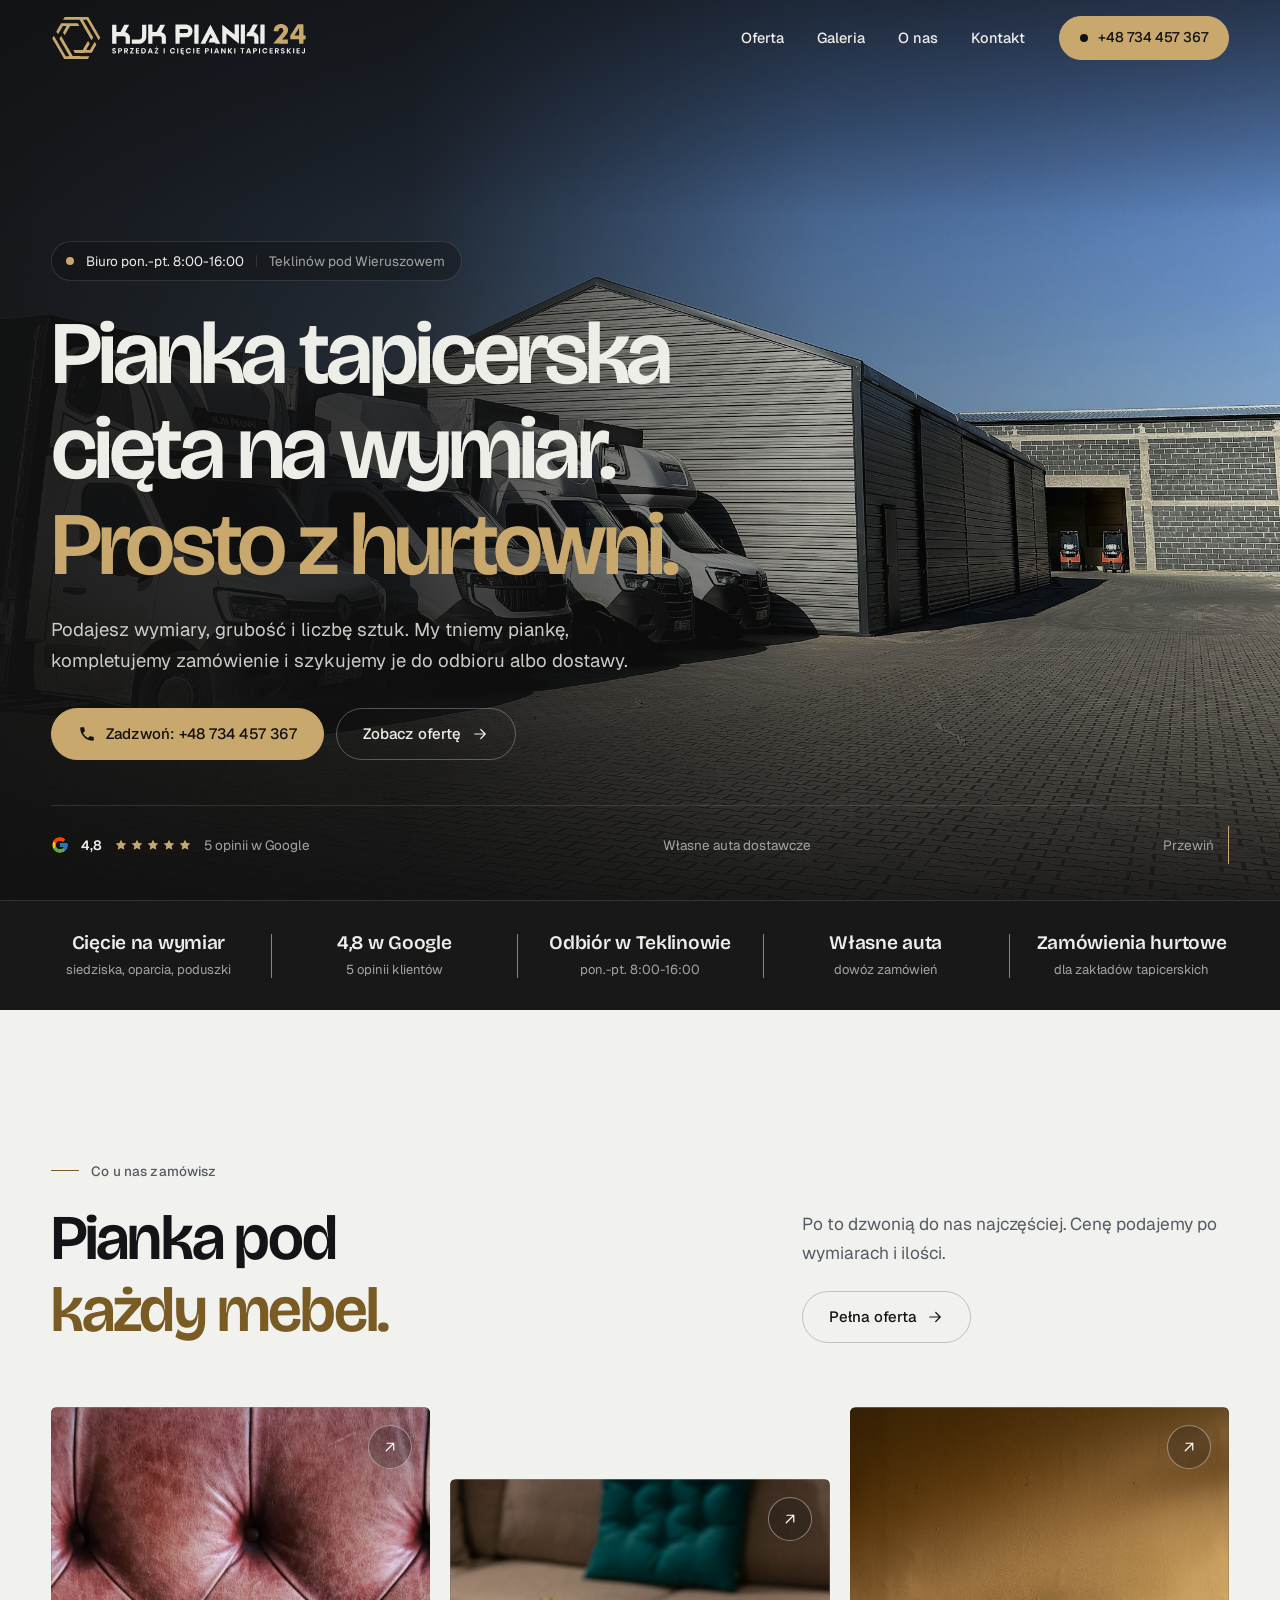
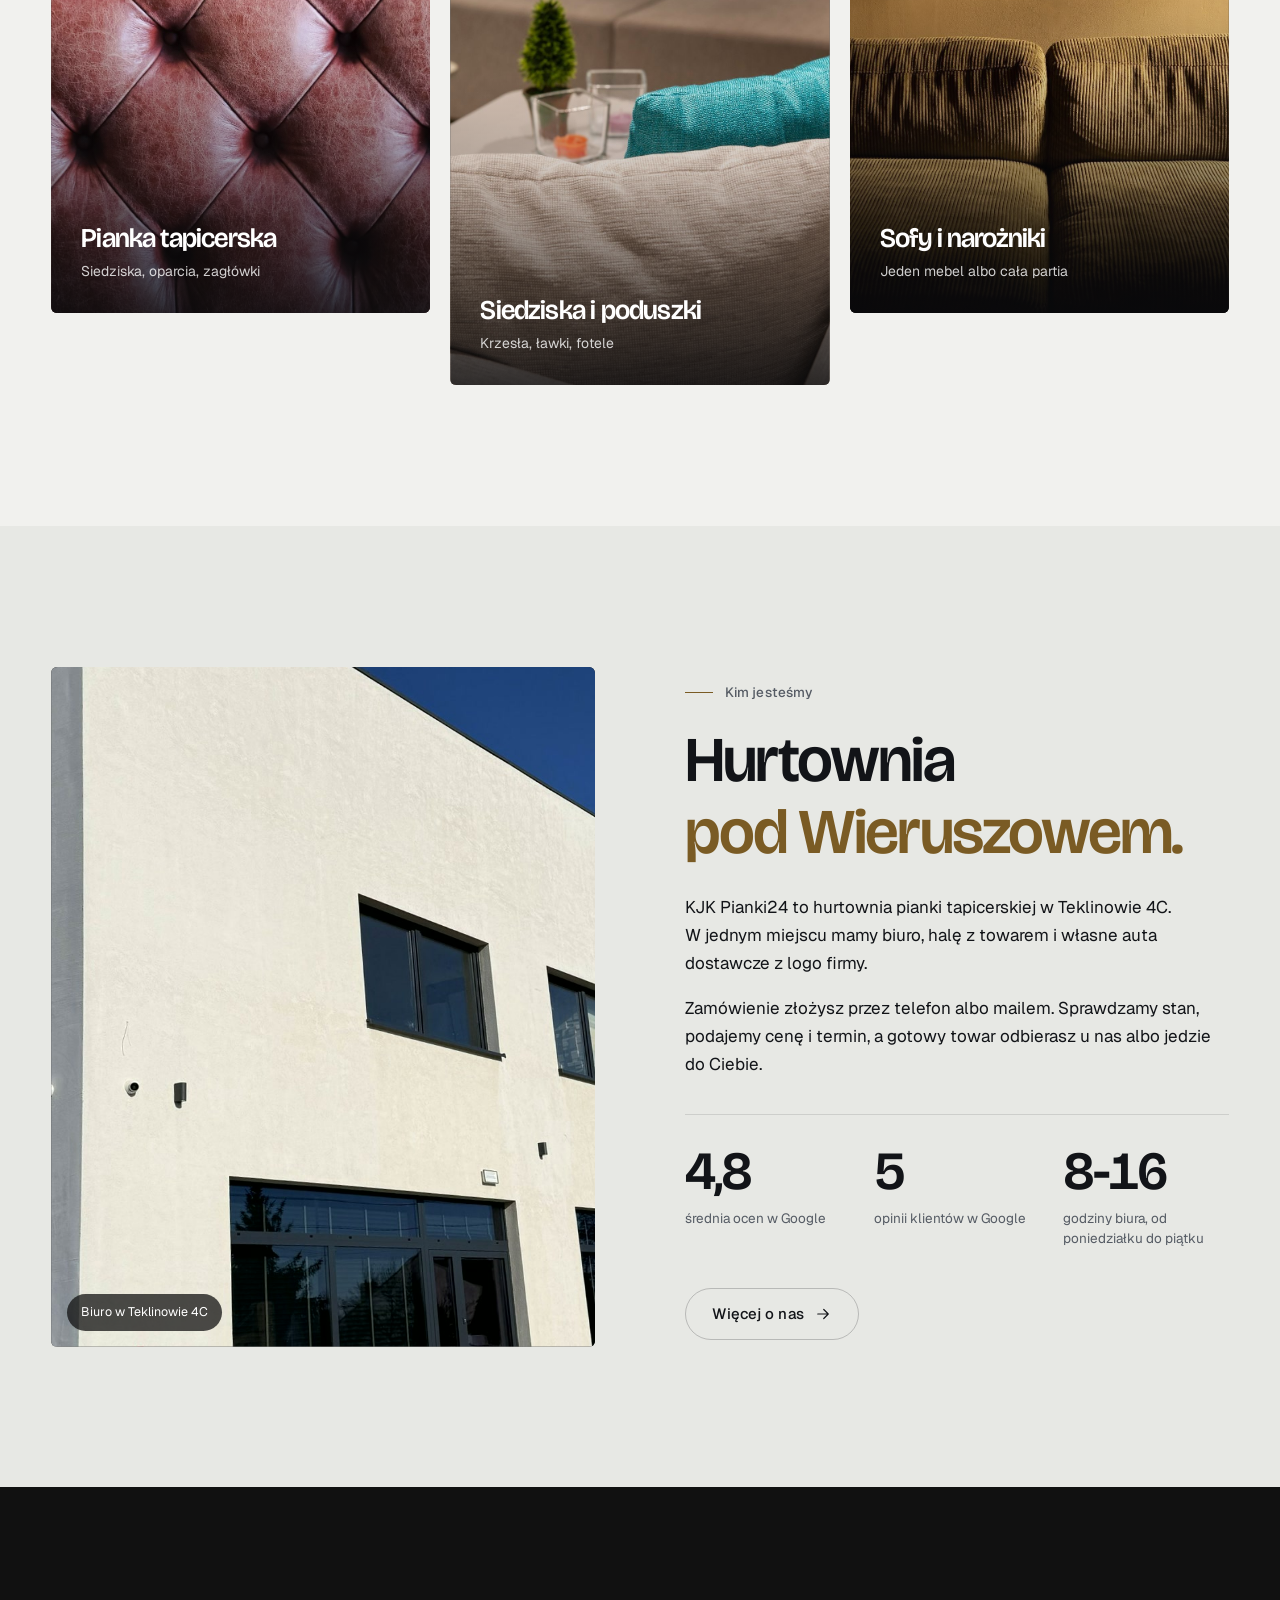
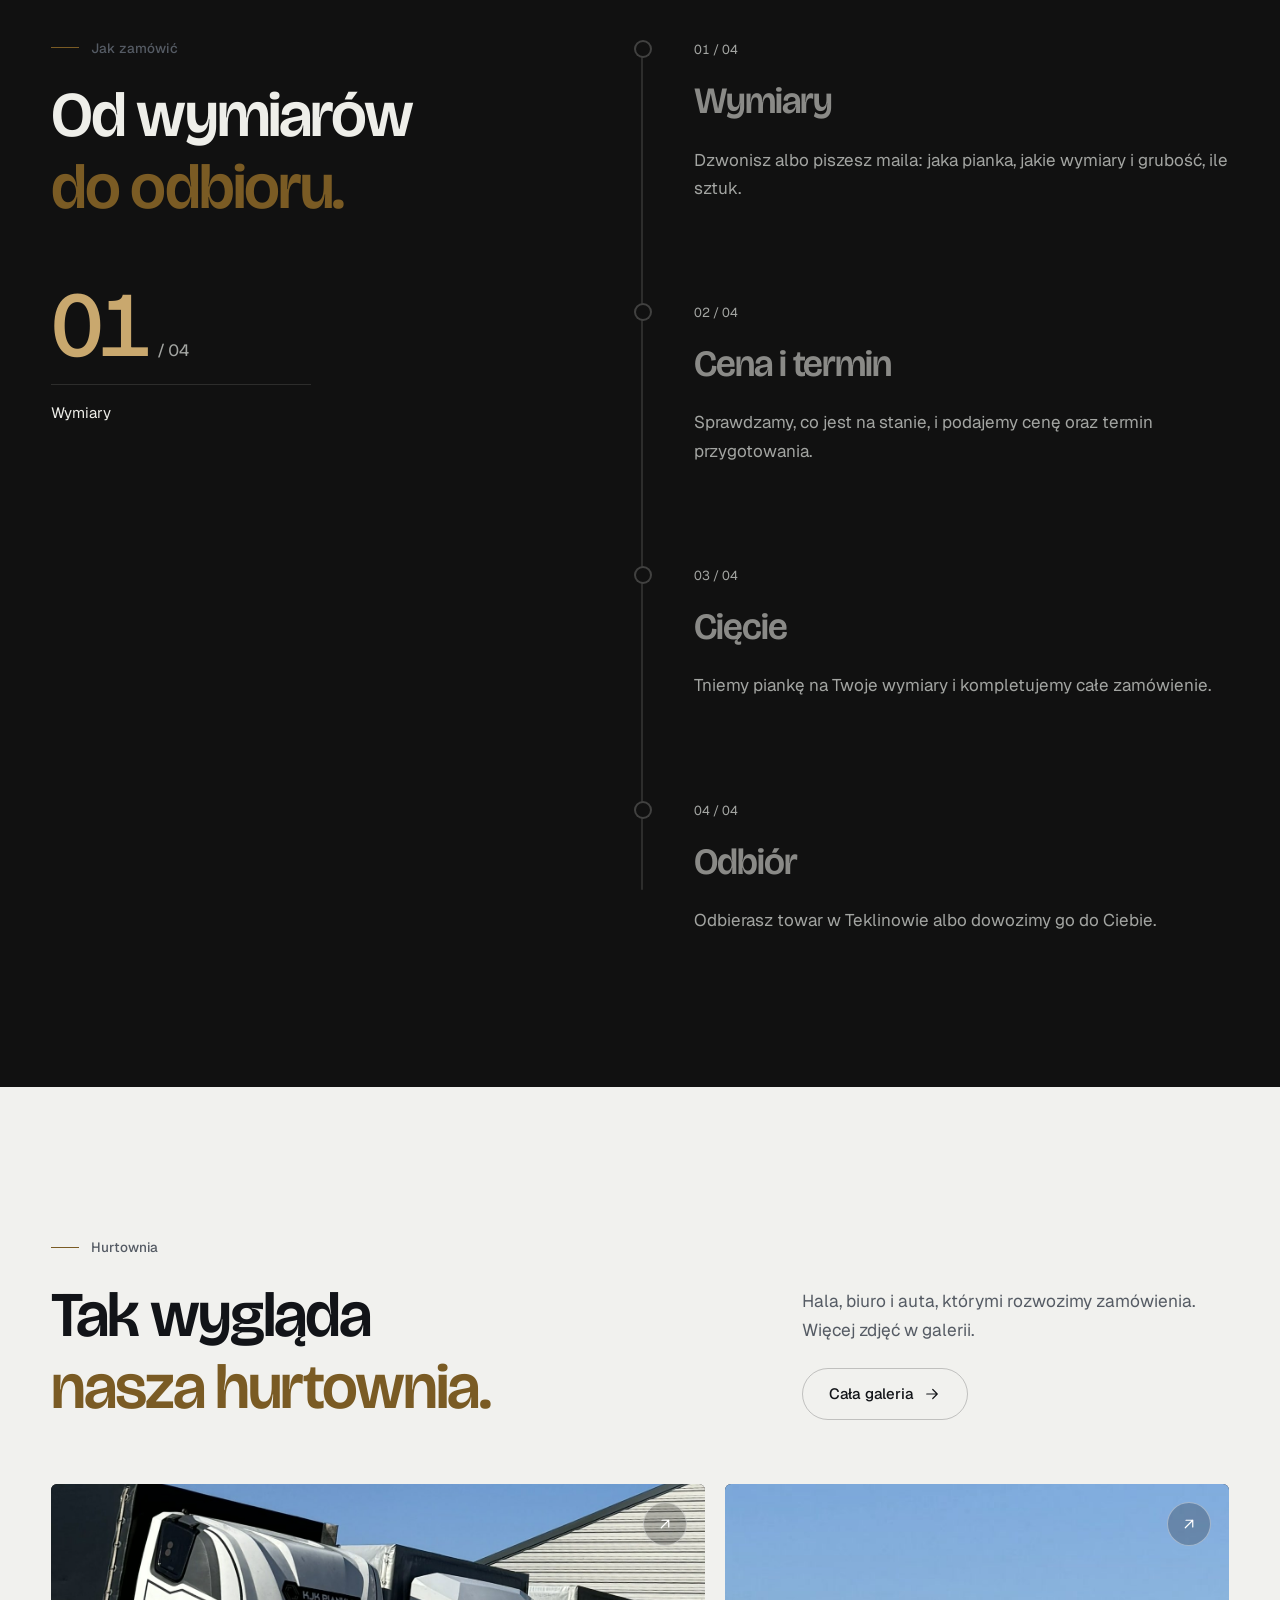
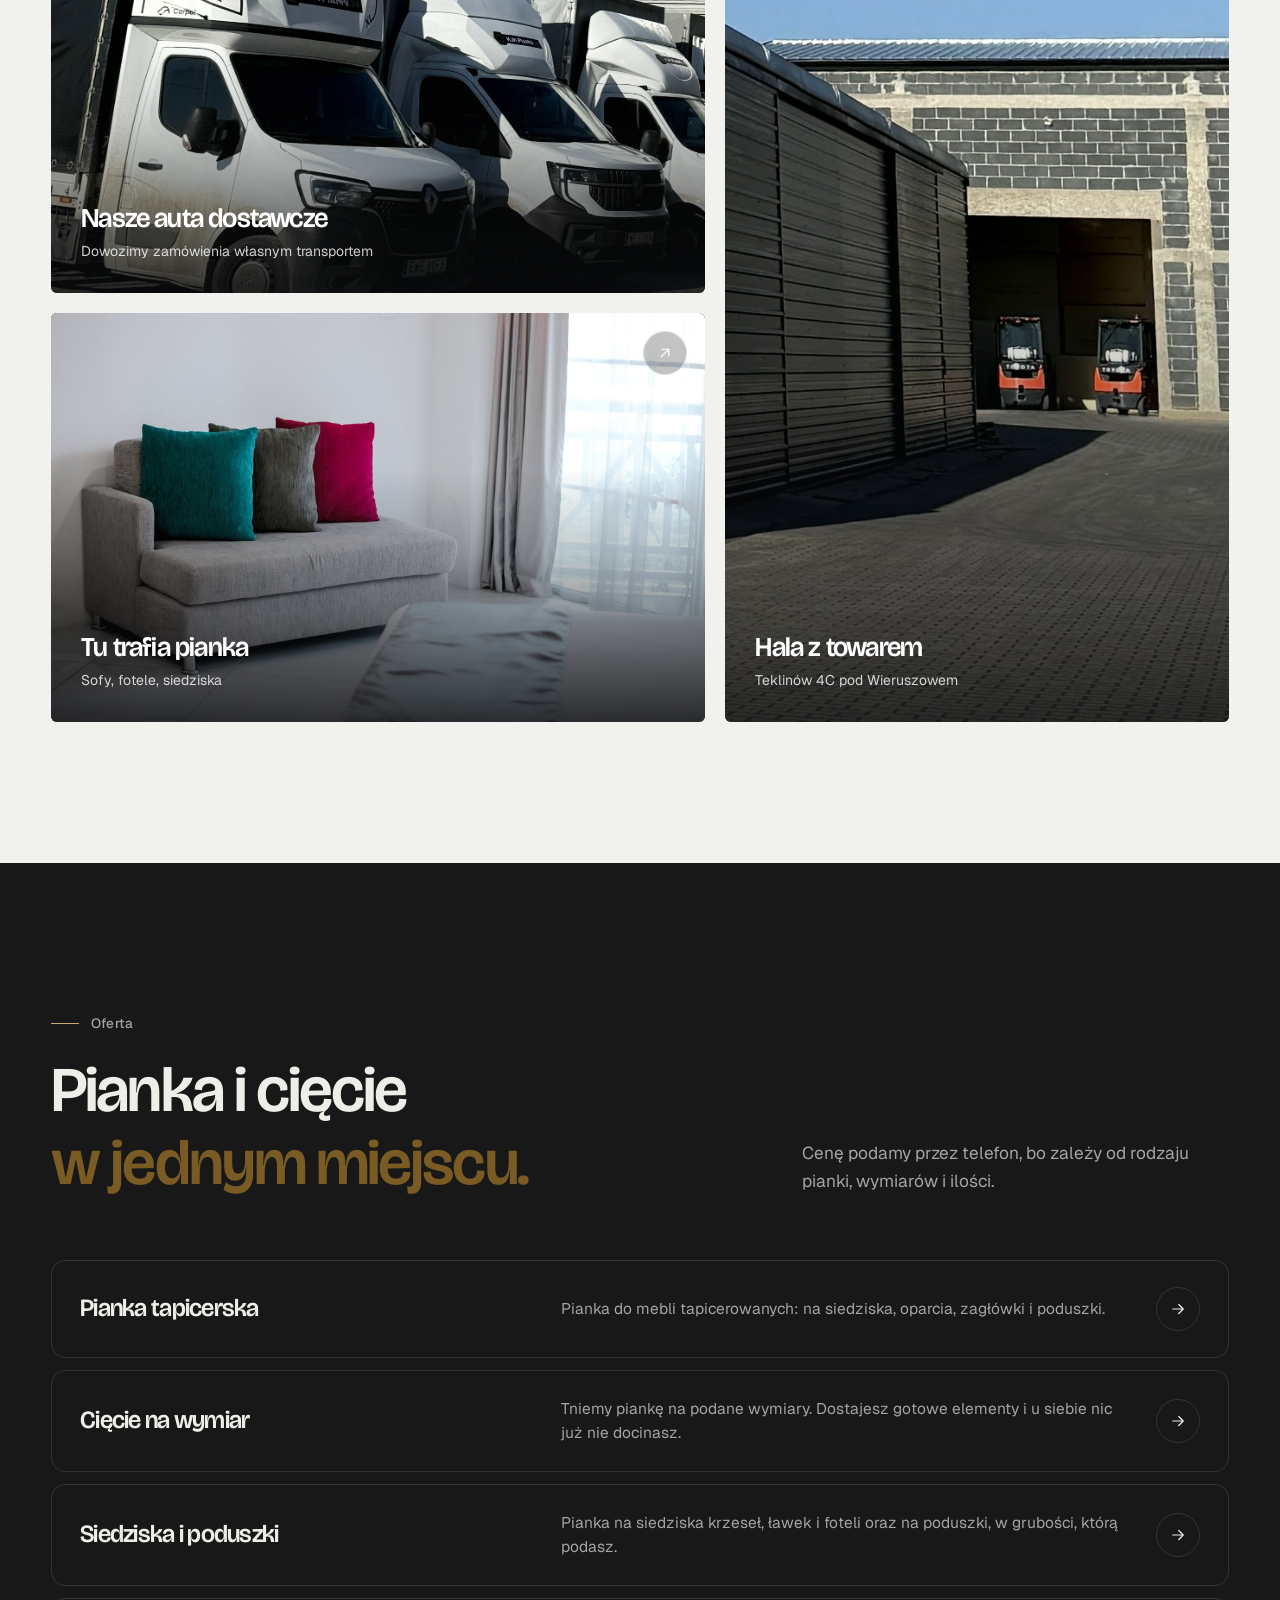
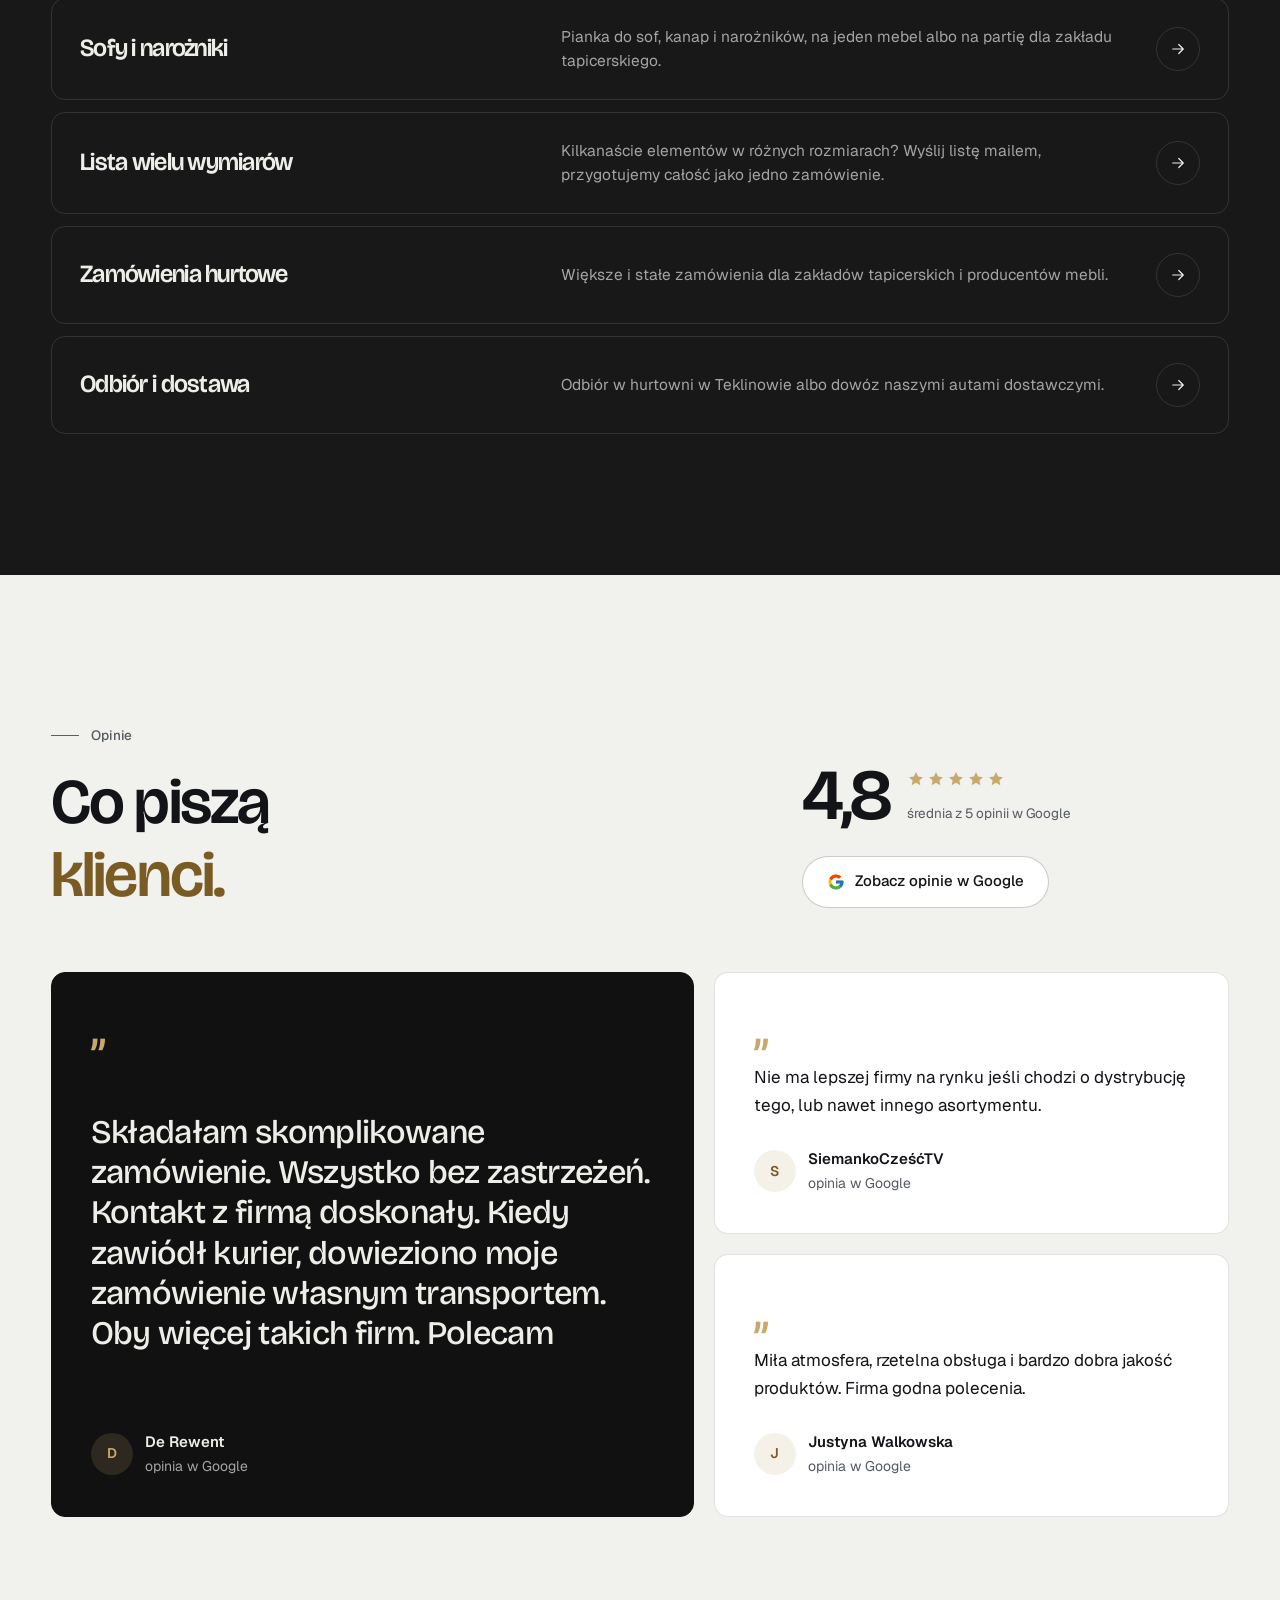
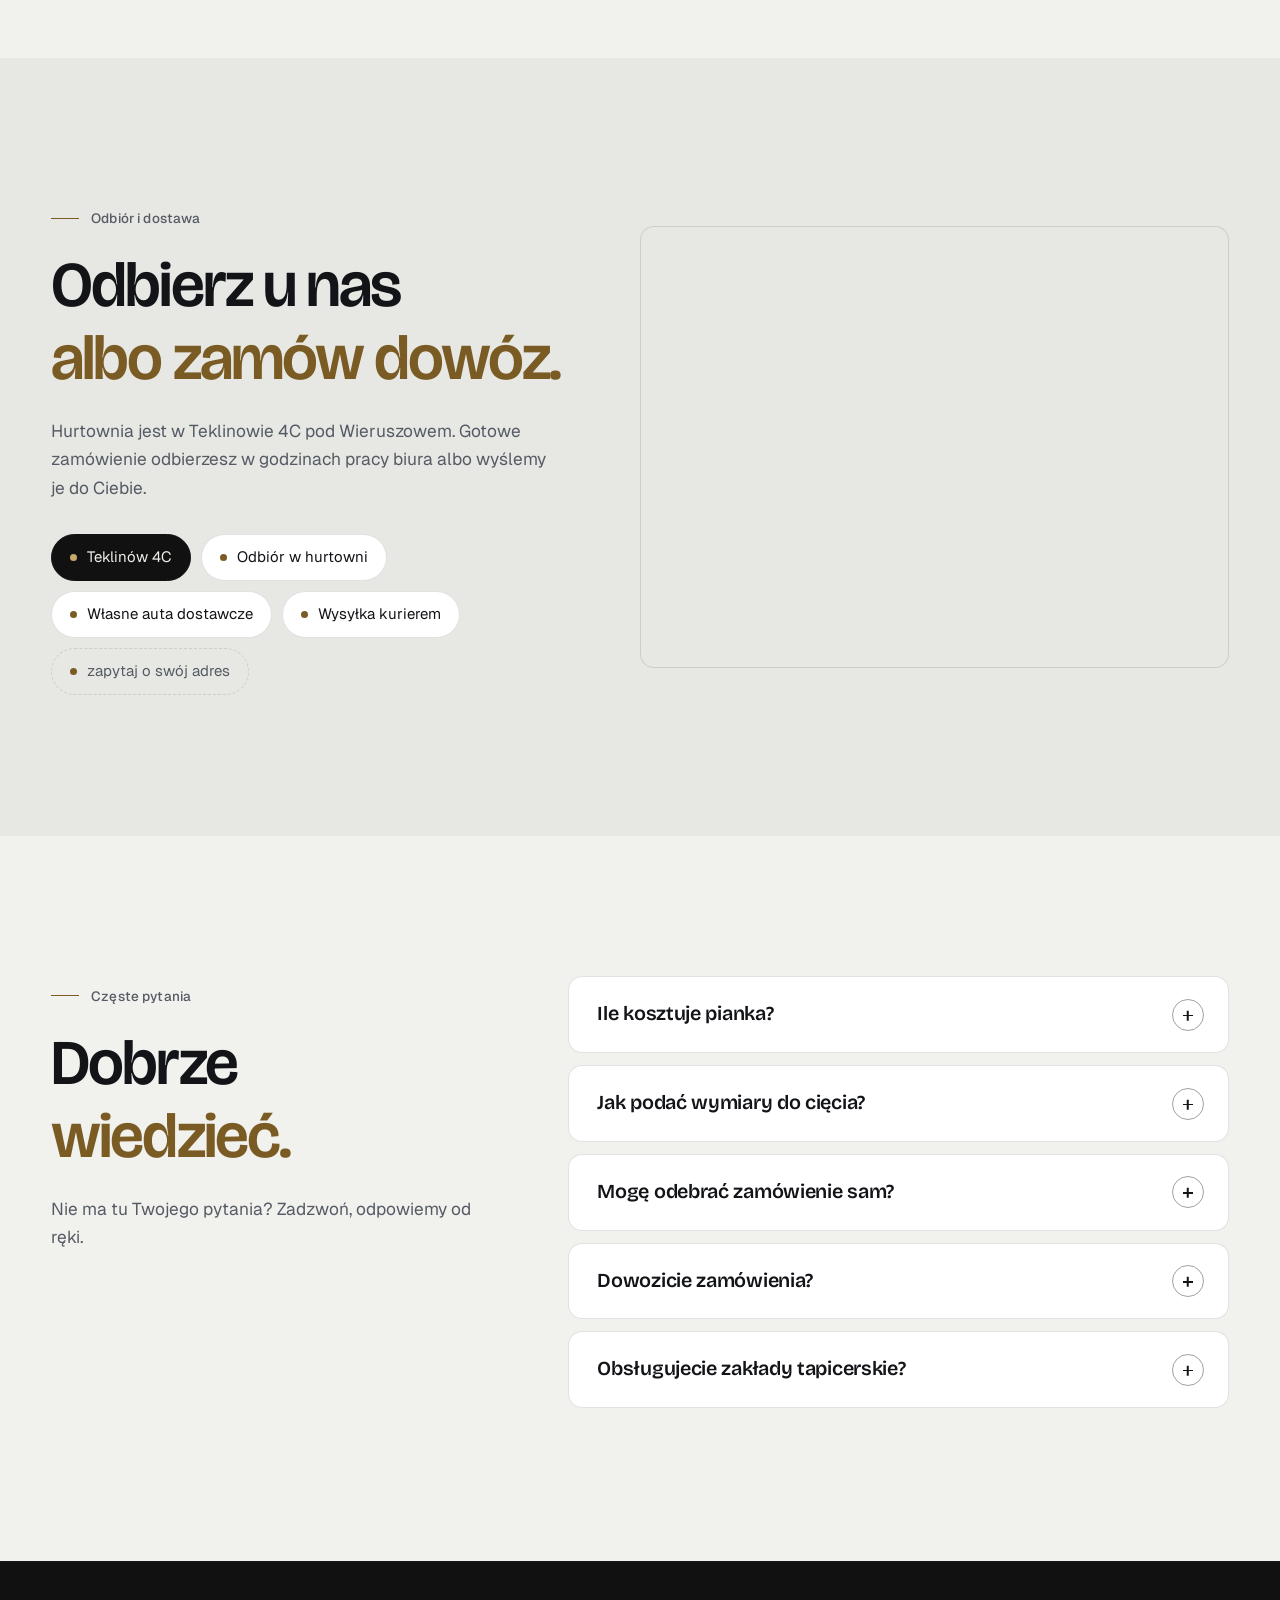
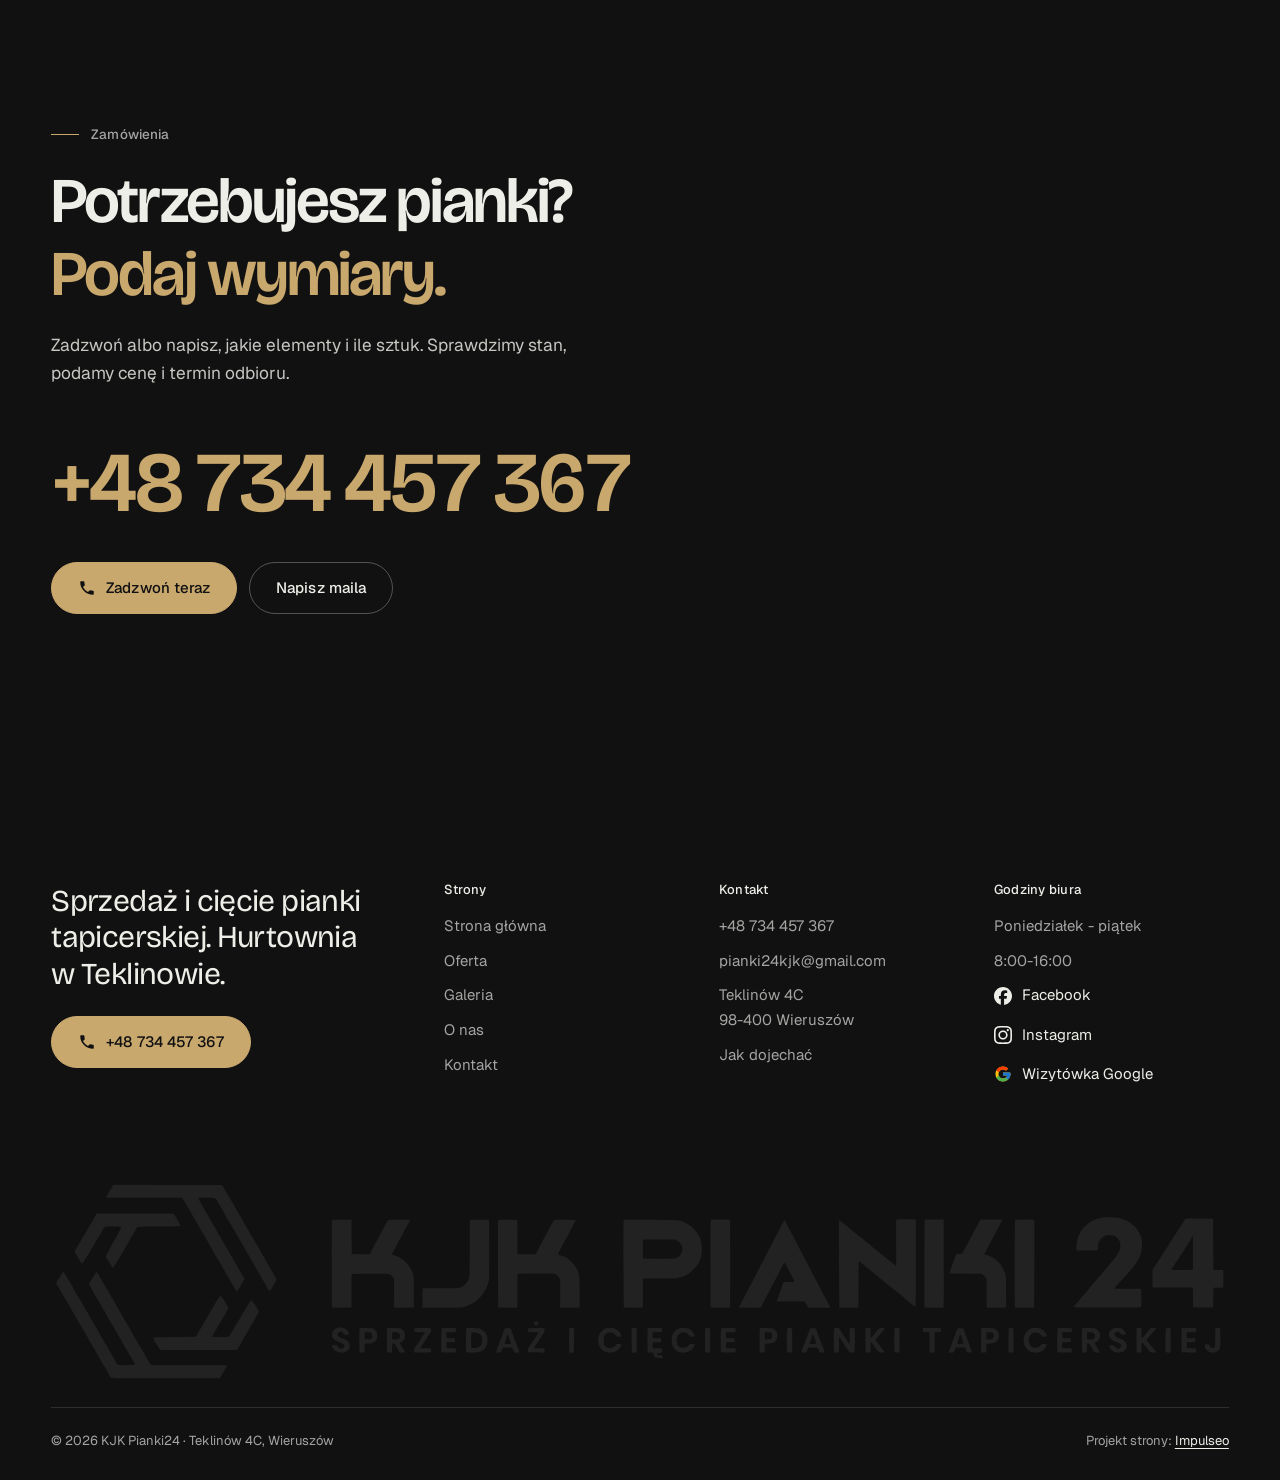
<file: index.html>
<!DOCTYPE html>
<html lang="pl">
<head>
<meta charset="UTF-8">
<meta name="viewport" content="width=device-width, initial-scale=1.0">
<title>KJK Pianki24 - pianka tapicerska, sprzedaż i cięcie na wymiar · Wieruszów</title>
<meta name="description" content="Hurtownia pianki tapicerskiej w Teklinowie pod Wieruszowem. Sprzedaż i cięcie pianki na wymiar, zamówienia hurtowe, odbiór w hurtowni albo dostawa. Biuro pon.-pt. 8:00-16:00, tel. +48 734 457 367.">
<link rel="canonical" href="https://impulseo-pl.github.io/kjkpianki24/">
<meta name="robots" content="noindex, nofollow">
<meta name="theme-color" content="#111111">
<meta property="og:type" content="website">
<meta property="og:locale" content="pl_PL">
<meta property="og:site_name" content="KJK Pianki24">
<meta property="og:title" content="KJK Pianki24 - pianka tapicerska, sprzedaż i cięcie na wymiar · Wieruszów">
<meta property="og:description" content="Hurtownia pianki tapicerskiej w Teklinowie pod Wieruszowem. Sprzedaż i cięcie pianki na wymiar, zamówienia hurtowe, odbiór w hurtowni albo dostawa. Biuro pon.-pt. 8:00-16:00, tel. +48 734 457 367.">
<meta property="og:url" content="https://impulseo-pl.github.io/kjkpianki24/">
<meta property="og:image" content="https://impulseo-pl.github.io/kjkpianki24/img/og.jpg">
<meta property="og:image:width" content="1200">
<meta property="og:image:height" content="630">
<meta name="twitter:card" content="summary_large_image">
<script type="application/ld+json">{"@context": "https://schema.org", "@type": "Store", "name": "KJK Pianki24", "url": "https://impulseo-pl.github.io/kjkpianki24/", "telephone": "+48734457367", "email": "pianki24kjk@gmail.com", "image": "https://impulseo-pl.github.io/kjkpianki24/img/og.jpg", "address": {"@type": "PostalAddress", "streetAddress": "Teklinów 4C", "postalCode": "98-400", "addressLocality": "Wieruszów", "addressCountry": "PL"}, "geo": {"@type": "GeoCoordinates", "latitude": 51.3063534, "longitude": 18.1235981}, "openingHours": "Mo-Fr 08:00-16:00", "aggregateRating": {"@type": "AggregateRating", "ratingValue": "4.8", "reviewCount": "5"}, "sameAs": ["https://www.facebook.com/people/KJK-Pianki24/100085469045485/", "https://www.instagram.com/kjkpianki24/", "https://www.google.com/maps/place/KJKPianki24/@51.306564,18.1231063,17z/data=!4m6!3m5!1s0x471a9ff945ef7c53:0xb045e8f2e6f829d7!8m2!3d51.3063534!4d18.1235981!16s%2Fg%2F11tp8qrjy9"]}</script>
<script>(function(){var d=document.documentElement;d.classList.add('js');try{if(!window.matchMedia('(prefers-reduced-motion: reduce)').matches)d.classList.add('anim');}catch(e){}setTimeout(function(){if(!d.classList.contains('anim-ok'))d.classList.remove('anim');},3500);})();</script>
<script>(function(){try{var d=document.documentElement,q=/[?&]intro/.test(location.search);if(!q&&window.matchMedia&&matchMedia('(prefers-reduced-motion: reduce)').matches)return;if(!q&&sessionStorage.getItem('kjk_intro'))return;sessionStorage.setItem('kjk_intro','1');d.classList.add('intro-on');setTimeout(function(){d.classList.remove('intro-on','intro-gra','intro-out');d.classList.add('hero-go')},4600);}catch(e){}})();</script>
<link rel="preload" as="image" href="img/hero.jpg" fetchpriority="high">
<link rel="preconnect" href="https://fonts.googleapis.com">
<link rel="preconnect" href="https://fonts.gstatic.com" crossorigin>
<link href="https://fonts.googleapis.com/css2?family=Bricolage+Grotesque:opsz,wght@12..96,400..700&family=Geist:wght@400..600&display=swap" rel="stylesheet">
<link rel="stylesheet" href="assets/styles.css?v=20261030">
<script src="assets/lenis.min.js?v=1.1.20" defer></script>
<script src="assets/main.js?v=20261030" defer></script>
<meta name="nb-deploy" content="4b3add470f5c">
</head>
<body>
<a class="skip" href="#tresc">Przejdź do treści</a>
<header class="site-head">
<div class="intro" aria-hidden="true"><span class="intro-line"><i></i></span><span class="intro-meta">hurtownia pianki tapicerskiej · Teklinów · Wieruszów</span></div><div class="head-in">
  <a class="brand" href="index.html" aria-label="KJK Pianki 24 - strona główna">
    <span class="znak"><svg class="wm" viewBox="252 256 4764 820" role="img" aria-label="KJK Pianki 24"><g transform="translate(0,1328) scale(1,-1)"><path class="g" pathLength="1" style="--i:0" d="M299 698 c-2 -2 -4 -6 -6 -9 -2 -4 -5 -8 -6 -10 -1 -2 -2 -4 -3 -5 -1 -2 -2 -4 -4 -6 -1 -3 -3 -6 -4 -7 0 -2 -2 -4 -2 -5 -1 -1 -1 -3 1 -6 8 -13 12 -20 14 -23 1 -2 3 -5 3 -6 1 -2 3 -5 5 -7 1 -3 2 -5 3 -6 1 -2 2 -4 3 -6 2 -2 6 -10 11 -18 5 -9 9 -17 11 -19 1 -2 3 -5 3 -6 1 -2 3 -5 5 -7 1 -3 2 -5 3 -6 1 -2 2 -4 3 -6 2 -2 7 -12 13 -22 6 -10 11 -20 13 -22 1 -2 3 -5 4 -8 1 -2 3 -5 4 -7 2 -2 3 -5 4 -6 0 -1 2 -4 3 -6 2 -3 4 -6 4 -7 1 -2 3 -5 5 -7 1 -3 2 -5 3 -6 1 -2 2 -4 4 -6 1 -3 3 -6 4 -7 0 -2 2 -5 3 -7 2 -2 6 -10 11 -18 5 -9 9 -17 11 -19 1 -2 3 -5 3 -6 1 -2 3 -5 4 -7 2 -3 4 -6 4 -7 1 -2 3 -5 5 -7 1 -3 2 -5 3 -6 1 -2 2 -4 3 -6 2 -3 4 -6 5 -7 0 -2 2 -5 3 -7 2 -2 5 -7 7 -11 2 -5 5 -10 7 -12 1 -2 2 -4 3 -5 0 -2 5 -10 9 -16 1 -2 3 -5 3 -6 1 -2 3 -5 4 -7 2 -3 3 -5 4 -6 0 -2 2 -3 3 -4 2 -2 8 -2 221 -2 l219 0 1 2 c1 2 3 4 4 6 0 1 2 4 4 7 1 2 3 5 4 7 0 1 2 4 3 6 13 22 14 24 11 25 0 1 -70 1 -153 1 -115 0 -153 0 -154 1 -1 1 -2 3 -3 5 -1 2 -3 5 -4 6 -1 2 -4 8 -8 14 -4 6 -7 13 -9 15 -1 2 -3 5 -3 7 -1 1 -3 4 -4 7 -3 4 -5 8 -7 12 -1 1 -3 4 -5 7 -1 2 -3 5 -4 7 0 1 -2 4 -3 6 -2 2 -7 12 -13 22 -6 10 -11 20 -13 22 -1 2 -3 5 -3 7 -1 1 -3 4 -4 7 -2 2 -4 5 -4 7 -1 1 -3 4 -4 6 -1 1 -3 4 -4 7 -6 9 -6 11 -8 14 -1 1 -3 4 -4 6 0 1 -2 4 -3 6 -2 2 -8 14 -15 25 -7 12 -13 24 -15 26 -1 2 -3 5 -3 7 -1 1 -3 4 -4 7 -2 2 -4 5 -4 7 -1 1 -3 4 -4 7 -2 2 -3 4 -4 6 -1 1 -2 3 -3 6 -2 2 -4 5 -5 7 0 1 -2 4 -3 6 -2 2 -9 15 -17 29 -8 14 -15 27 -17 29 -1 2 -3 5 -3 7 -4 6 -10 15 -11 15 -1 0 -3 -2 -6 -5 -4 -7 -5 -9 -7 -12 -1 -2 -3 -5 -5 -7 -1 -3 -2 -5 -3 -6 -1 -2 -2 -4 -3 -6 -2 -3 -4 -6 -5 -9 l-2 -4 2 -4 c1 -3 3 -6 4 -8 2 -3 4 -6 4 -7 1 -2 3 -5 4 -7 2 -3 4 -6 4 -7 1 -2 3 -5 4 -7 2 -3 4 -6 4 -7 1 -2 3 -5 4 -7 2 -3 4 -6 4 -7 1 -2 3 -5 4 -7 2 -3 4 -6 4 -7 1 -2 3 -5 4 -7 2 -3 4 -6 4 -7 1 -2 3 -5 5 -7 1 -3 2 -5 3 -6 1 -2 2 -4 4 -6 1 -3 3 -6 4 -7 0 -2 2 -5 3 -7 2 -2 7 -12 13 -22 6 -10 11 -20 13 -22 1 -2 3 -5 3 -6 1 -2 3 -5 4 -7 2 -3 4 -6 4 -7 1 -2 3 -5 5 -7 1 -3 2 -5 3 -6 1 -2 2 -4 3 -6 2 -3 4 -6 5 -7 0 -2 2 -5 3 -7 2 -2 5 -7 7 -11 2 -5 5 -10 7 -12 1 -2 3 -5 3 -6 1 -2 3 -5 4 -7 3 -5 5 -9 12 -20 4 -6 7 -13 9 -15 1 -2 2 -4 3 -5 1 -2 2 -4 3 -6 2 -2 4 -7 7 -11 2 -4 5 -8 5 -9 3 -4 1 -5 -20 -5 -27 -1 -47 -1 -49 0 -1 1 -5 6 -7 10 0 1 -2 4 -3 7 -2 2 -4 5 -4 7 -1 1 -3 4 -4 7 -2 2 -4 5 -4 7 -1 1 -3 4 -4 7 -2 2 -3 5 -4 6 -1 1 -3 4 -4 6 -2 4 -4 8 -8 15 -1 2 -3 5 -4 7 -1 1 -3 4 -4 6 0 1 -2 4 -4 7 -1 2 -3 5 -4 7 0 1 -2 4 -3 6 -2 2 -10 17 -19 33 -9 15 -17 30 -19 32 -1 2 -3 5 -3 7 -1 1 -3 4 -4 7 -2 2 -4 5 -4 7 -1 1 -3 4 -5 7 -1 2 -2 4 -3 6 -1 1 -2 3 -3 6 -2 2 -4 5 -5 7 0 1 -2 4 -3 6 -2 2 -5 9 -9 15 -4 6 -7 13 -9 15 -1 2 -3 5 -3 7 -1 1 -3 4 -4 6 -1 1 -3 4 -4 6 -2 3 -17 30 -21 36 -1 2 -3 5 -3 7 -1 1 -3 4 -4 7 -2 2 -3 4 -4 6 -1 1 -2 3 -3 6 -3 4 -11 17 -13 21 -1 2 -3 5 -4 7 -1 1 -3 5 -5 8 -4 7 -5 8 -8 4z"/><path class="g" pathLength="1" style="--i:1" d="M438 936 c0 0 -3 -3 -5 -7 -2 -3 -4 -7 -5 -9 -1 -1 -3 -4 -4 -5 0 -2 -2 -5 -3 -7 -2 -2 -4 -7 -7 -11 -2 -4 -5 -9 -6 -10 -1 -2 -3 -5 -4 -7 -3 -5 -14 -25 -16 -28 -1 -1 -3 -4 -4 -6 -2 -4 -10 -17 -13 -22 -1 -2 -2 -4 -3 -5 -1 -2 -2 -4 -3 -6 -2 -2 -4 -7 -7 -11 -5 -9 -6 -11 -8 -14 -2 -3 -3 -8 -1 -10 0 0 2 -2 3 -4 3 -6 6 -11 8 -14 1 -2 4 -7 6 -11 3 -4 5 -8 6 -9 1 -3 5 -7 6 -7 1 0 8 10 10 15 0 0 2 3 4 6 2 3 4 6 4 7 1 1 2 4 4 6 2 2 3 5 4 7 1 1 2 3 4 6 1 2 3 5 4 7 1 2 3 5 4 7 1 1 4 6 6 10 2 3 5 8 7 11 1 2 2 4 3 6 1 1 2 3 3 5 2 2 4 7 7 11 4 7 5 9 10 17 1 2 4 8 8 14 10 17 6 15 30 16 26 0 45 -1 46 -3 0 -1 -5 -11 -13 -26 -2 -3 -4 -9 -6 -12 -2 -3 -5 -9 -7 -12 -2 -4 -5 -9 -6 -10 0 -2 -2 -5 -4 -7 -1 -3 -3 -6 -4 -8 -1 -3 -3 -6 -4 -8 -2 -3 -3 -5 -4 -6 0 -2 -4 -8 -8 -15 -4 -7 -7 -13 -7 -13 0 -1 2 -5 8 -14 1 -2 3 -5 3 -6 1 -2 3 -5 4 -6 1 -2 3 -5 4 -6 5 -10 10 -16 11 -15 1 0 8 11 13 19 1 2 3 5 4 6 1 2 4 8 8 14 4 6 7 12 8 14 1 1 3 4 4 6 3 5 10 17 12 21 1 1 3 4 4 6 0 1 2 4 4 7 1 2 3 5 4 7 0 1 2 4 3 6 2 2 7 12 13 22 6 10 11 20 13 22 1 2 3 5 3 7 3 5 5 7 6 8 1 1 24 2 87 2 l87 1 0 2 c0 1 -1 3 -2 5 -1 1 -2 4 -3 5 -2 5 -9 16 -10 17 0 1 -1 2 -1 2 0 1 -1 2 -2 4 -1 1 -3 5 -5 7 -6 10 3 9 -81 9 -85 1 -232 1 -234 0z"/><path class="g" pathLength="1" style="--i:2" d="M503 1050 c-1 -1 -3 -3 -3 -4 -1 -3 -3 -5 -12 -20 -3 -6 -7 -11 -7 -12 -1 -2 -3 -5 -5 -7 -2 -3 -3 -6 -3 -6 1 -1 43 -1 155 -1 l155 0 2 -4 c5 -7 8 -12 11 -18 1 -2 3 -5 4 -7 2 -3 4 -6 4 -7 1 -2 3 -5 5 -7 1 -3 2 -5 3 -6 1 -2 2 -4 3 -6 2 -2 9 -15 17 -29 8 -14 15 -27 17 -29 1 -2 3 -5 3 -6 1 -2 3 -5 4 -7 2 -3 3 -6 4 -7 4 -7 6 -11 8 -13 1 -2 3 -5 4 -6 0 -2 2 -5 3 -7 2 -2 9 -15 17 -29 8 -14 15 -27 17 -29 1 -2 3 -5 3 -6 1 -2 3 -5 4 -7 2 -3 3 -6 4 -7 1 -1 3 -4 4 -6 1 -3 3 -6 4 -7 1 -1 2 -4 3 -6 2 -2 9 -15 17 -29 8 -14 15 -27 17 -29 1 -2 3 -5 3 -6 1 -2 3 -5 4 -7 2 -3 3 -6 4 -7 1 -1 3 -4 4 -6 1 -3 3 -6 4 -7 1 -1 2 -4 3 -6 2 -2 4 -6 6 -10 6 -10 9 -15 11 -15 1 0 6 6 8 11 1 1 3 4 4 5 3 6 19 33 19 34 0 1 -4 8 -7 13 -1 1 -4 7 -8 13 -4 6 -7 13 -9 15 -1 2 -3 5 -4 7 -1 3 -2 4 -6 11 -2 2 -5 9 -9 15 -4 6 -7 13 -9 15 -1 2 -3 5 -3 7 -1 1 -3 4 -4 7 -2 2 -3 5 -4 6 -4 7 -6 11 -8 14 -1 1 -3 4 -4 6 0 1 -2 4 -3 6 -2 2 -6 10 -11 19 -5 8 -9 16 -11 18 -1 2 -3 5 -3 7 -1 1 -3 4 -4 7 -2 2 -4 5 -4 7 -1 1 -3 4 -4 7 -3 4 -5 8 -7 12 -1 1 -3 4 -5 7 -1 2 -3 5 -4 7 0 1 -2 4 -3 6 -2 2 -9 15 -17 29 -8 14 -15 27 -17 29 -1 2 -3 5 -3 7 -1 1 -3 4 -4 7 -2 2 -4 5 -4 7 -1 1 -3 4 -4 7 -7 11 -9 10 30 10 37 -1 35 -1 41 -11 2 -3 4 -7 5 -9 3 -5 6 -9 10 -16 2 -4 5 -9 7 -11 1 -3 2 -5 3 -6 1 -2 2 -4 3 -6 4 -7 19 -33 23 -40 2 -3 4 -6 4 -7 1 0 2 -2 3 -3 0 -2 2 -5 3 -7 2 -3 4 -6 4 -7 1 -2 3 -5 5 -7 1 -3 2 -5 3 -6 1 -2 2 -4 4 -6 1 -3 3 -6 4 -7 0 -2 2 -5 3 -7 2 -2 7 -12 13 -22 6 -10 11 -20 13 -22 1 -2 3 -5 3 -6 1 -2 3 -5 4 -7 2 -3 3 -5 4 -6 1 -2 2 -4 3 -6 2 -3 4 -6 5 -7 0 -2 2 -5 3 -7 2 -2 6 -10 11 -18 4 -8 9 -15 9 -16 1 -1 3 -6 6 -11 3 -5 6 -11 8 -13 1 -2 3 -5 3 -6 1 -2 3 -5 4 -7 2 -3 4 -6 4 -7 1 -2 3 -5 4 -7 2 -3 4 -6 4 -7 1 -2 3 -5 4 -7 2 -3 7 -12 12 -22 7 -12 11 -17 12 -17 2 0 5 4 11 13 4 7 5 10 9 16 1 2 3 5 3 7 1 1 2 3 3 3 0 1 1 3 2 4 1 4 0 6 -13 28 -1 2 -3 5 -3 7 -1 1 -3 4 -4 7 -2 2 -3 5 -4 6 -1 1 -3 4 -4 7 -1 2 -3 5 -4 6 -1 1 -2 4 -4 7 -1 2 -3 5 -4 7 0 1 -2 4 -3 6 -2 2 -6 10 -11 19 -5 8 -9 16 -11 18 -1 2 -3 5 -3 7 -1 1 -3 4 -4 7 -2 2 -4 5 -4 7 -1 1 -3 4 -5 7 -1 2 -2 4 -3 6 -1 1 -2 3 -3 5 -2 2 -8 14 -15 25 -7 12 -13 24 -15 26 -1 2 -3 5 -3 7 -1 1 -3 4 -4 7 -2 2 -3 5 -4 6 -1 1 -3 4 -4 7 -1 2 -3 5 -4 6 -1 1 -2 4 -4 7 -1 2 -3 5 -4 7 0 1 -2 4 -3 6 -2 2 -5 9 -9 15 -4 6 -7 13 -9 15 -1 2 -3 5 -3 7 -1 1 -3 4 -4 7 -2 2 -4 5 -4 7 -1 1 -3 4 -4 6 -1 2 -3 4 -4 6 -1 2 -3 5 -4 7 0 1 -2 4 -3 6 -6 10 -24 40 -25 43 -1 2 -2 4 -3 5 -1 1 -53 1 -221 1 l-218 1 -3 -3z"/><path class="g" pathLength="1" style="--i:3" d="M936 602 c-3 -2 -10 -14 -15 -22 -3 -6 -5 -9 -9 -15 -1 -2 -4 -8 -8 -14 -4 -6 -7 -12 -8 -14 -1 -1 -3 -4 -4 -6 -1 -3 -20 -34 -25 -43 -1 -2 -2 -5 -3 -6 -4 -7 -6 -11 -8 -13 -1 -2 -3 -5 -4 -6 0 -2 -2 -5 -4 -7 -1 -3 -3 -6 -3 -7 -1 -2 -3 -5 -5 -7 l-3 -4 -70 -1 c-85 -1 -100 -1 -101 -3 -1 -1 3 -10 7 -17 2 -2 3 -5 4 -6 0 -1 2 -4 3 -5 1 -2 3 -5 4 -7 1 -3 3 -5 4 -6 0 -1 2 -3 4 -5 l3 -4 154 0 c123 0 155 0 156 1 1 1 2 3 3 5 1 1 2 4 4 7 1 2 3 5 4 7 0 1 2 4 3 6 2 2 8 14 15 26 7 11 13 23 15 25 1 2 3 5 3 7 1 1 3 4 4 7 2 2 3 5 4 6 1 1 3 4 4 7 1 2 3 5 4 6 1 1 2 4 4 7 1 2 3 5 4 7 0 1 2 4 3 6 15 25 15 26 11 32 -5 8 -6 9 -6 10 0 0 -2 3 -4 6 -2 3 -4 6 -4 7 0 0 -1 2 -2 3 -1 0 -2 2 -2 2 0 2 -8 12 -10 12 -1 0 -5 -6 -13 -19 -3 -5 -5 -9 -6 -10 0 -1 -3 -5 -5 -8 -2 -4 -5 -9 -6 -10 -1 -2 -4 -7 -6 -10 -2 -4 -5 -9 -6 -10 -1 -2 -3 -5 -4 -7 -3 -5 -10 -17 -12 -20 -1 -2 -3 -5 -4 -7 -2 -4 -10 -17 -11 -19 -1 -2 -3 -5 -5 -8 -2 -3 -4 -6 -4 -7 -1 -1 -2 -3 -4 -6 -4 -8 -4 -8 -24 -8 -27 -1 -47 0 -47 2 0 2 2 6 7 15 1 2 3 5 4 6 1 1 2 4 3 6 2 2 5 7 7 12 2 4 5 9 7 11 1 2 2 4 3 6 1 1 2 3 3 6 2 2 5 7 7 11 2 3 5 8 6 10 1 1 3 4 4 6 1 1 4 6 6 11 2 4 5 8 6 9 2 4 1 7 -1 11 -2 2 -3 4 -3 5 -1 1 -2 3 -3 6 -2 2 -5 7 -7 11 -8 14 -15 23 -16 23 0 0 -1 -1 -2 -2z"/><path pathLength="1" style="--i:4" d="M1389 908 c-1 -1 -1 -65 -1 -176 0 -157 0 -174 2 -175 1 -2 6 -2 39 -2 l39 1 0 67 c0 48 0 68 1 69 1 1 138 2 148 0 9 -1 15 -7 21 -17 l2 -4 0 -57 c0 -47 0 -57 1 -58 1 -1 13 -1 40 -1 l39 1 0 59 c0 56 0 60 -2 67 -1 5 -2 10 -2 11 0 1 -1 3 -2 6 -1 2 -2 4 -2 5 0 0 -2 4 -4 9 -15 27 -42 49 -69 55 -7 2 -8 4 -6 8 1 2 4 7 6 10 2 4 5 11 8 15 2 4 5 11 7 15 2 3 5 8 6 11 2 3 8 13 16 29 1 2 4 7 6 12 3 4 6 11 8 15 2 3 6 10 8 14 6 10 6 11 6 12 -1 2 -6 2 -44 2 l-43 0 -2 -3 c-2 -1 -4 -5 -6 -9 -2 -4 -5 -10 -8 -14 -2 -5 -6 -12 -8 -15 -1 -4 -5 -11 -7 -15 -3 -5 -6 -12 -8 -15 -2 -4 -6 -11 -8 -15 -3 -5 -7 -12 -9 -15 -1 -4 -5 -11 -7 -15 -3 -5 -6 -11 -8 -15 -2 -3 -4 -6 -4 -7 -1 -1 -13 -1 -38 -1 l-35 1 -1 69 0 69 -39 0 -39 0 -1 -3z"/><path pathLength="1" style="--i:5" d="M1411 473 c-11 -3 -16 -7 -20 -15 -6 -14 0 -30 14 -36 2 -1 7 -3 9 -4 3 -1 6 -2 6 -2 1 0 4 -1 8 -3 5 -3 7 -4 9 -8 l2 -5 -2 -4 c-2 -4 -6 -7 -10 -7 -6 0 -15 7 -15 10 0 3 -3 4 -10 5 -12 0 -14 -2 -11 -10 7 -20 42 -28 60 -13 12 10 13 30 1 40 -3 3 -10 7 -11 7 -1 0 -3 1 -5 2 -3 1 -8 3 -11 4 -12 5 -15 9 -13 16 1 9 16 11 22 3 4 -7 4 -7 13 -7 10 0 12 1 10 7 -5 17 -27 26 -46 20z"/><path pathLength="1" style="--i:6" d="M1501 472 c-2 -2 -2 -94 0 -96 1 -2 3 -2 9 -3 11 0 11 0 11 19 0 12 0 17 1 18 1 1 5 1 12 1 15 0 18 1 25 5 10 7 13 13 13 26 0 14 -4 21 -16 28 l-4 2 -25 1 c-19 0 -25 0 -26 -1z m43 -17 c5 -2 7 -7 7 -14 0 -6 0 -6 -3 -10 l-4 -3 -11 0 -11 1 -1 12 c0 7 0 13 0 14 1 1 19 2 23 0z"/><path pathLength="1" style="--i:7" d="M1612 471 c-2 -3 -1 -92 0 -95 1 -2 2 -2 9 -2 5 0 9 0 9 0 1 1 2 7 2 19 l1 19 2 0 c2 0 4 0 5 -1 1 -1 7 -9 8 -12 1 -2 3 -6 6 -9 2 -4 5 -9 5 -11 3 -4 6 -6 15 -6 10 1 12 2 8 8 -5 7 -14 21 -14 21 0 1 -1 3 -2 5 -3 4 -4 7 -1 8 5 1 7 3 10 6 8 7 9 10 9 22 0 9 0 10 -3 15 -4 6 -6 8 -12 12 l-5 2 -26 1 c-24 0 -25 0 -26 -2z m41 -16 c2 0 5 -2 7 -4 3 -3 4 -3 4 -10 0 -11 -5 -14 -23 -14 -6 0 -8 0 -8 2 -1 2 -1 26 0 26 1 1 16 1 20 0z"/><path pathLength="1" style="--i:8" d="M1723 472 c0 -1 -1 -4 -1 -8 0 -8 0 -8 22 -8 19 0 22 0 19 -3 0 -1 -10 -16 -21 -33 l-21 -31 0 -6 c0 -5 0 -7 1 -8 1 -1 11 -1 34 -1 36 0 34 -1 34 8 0 9 0 9 -24 9 -15 0 -20 0 -20 1 0 1 5 9 12 19 6 9 13 19 14 21 2 4 4 7 10 15 7 11 7 10 7 17 0 4 -1 7 -1 8 -2 2 -63 2 -65 0z"/><path pathLength="1" style="--i:9" d="M1832 472 c-1 0 -2 -95 0 -97 1 -1 6 -1 28 -1 l27 0 2 2 c2 2 2 4 2 7 -1 8 -2 8 -21 8 -10 0 -17 0 -17 1 -1 1 -2 21 -1 23 1 1 5 1 16 1 9 0 16 0 17 1 1 0 1 3 1 8 l0 7 -16 0 c-9 0 -17 0 -17 1 -1 1 -2 22 -1 23 1 0 9 0 18 0 11 0 18 1 19 2 1 0 1 3 2 6 0 9 1 9 -30 9 -15 0 -28 0 -29 -1z"/><path pathLength="1" style="--i:10" d="M1932 472 c-1 0 -2 -95 0 -97 1 -2 35 -2 46 0 29 4 45 30 39 62 -3 15 -13 26 -29 33 -5 2 -7 2 -30 3 -13 0 -25 0 -26 -1z m46 -19 c13 -5 18 -13 18 -29 0 -16 -4 -23 -16 -29 -6 -3 -26 -4 -27 -2 -2 2 -1 61 0 62 2 1 19 0 25 -2z"/><path pathLength="1" style="--i:11" d="M1947 909 c-1 -1 -1 -38 -1 -111 0 -117 0 -119 -5 -130 -6 -13 -16 -23 -28 -29 -11 -5 -17 -5 -89 -5 -50 0 -67 0 -68 -1 -1 -1 -1 -11 -1 -39 l0 -38 2 -1 c2 0 37 0 79 0 l77 1 9 2 c11 4 20 7 22 8 0 0 2 1 3 1 1 1 5 3 7 4 3 2 6 4 8 4 10 6 31 26 40 40 9 14 15 27 20 45 l2 10 1 118 c0 85 0 120 -1 121 -2 3 -75 3 -77 0z"/><path pathLength="1" style="--i:12" d="M2060 910 c0 -1 0 -81 0 -178 l1 -176 38 -1 c20 0 38 0 39 1 1 1 1 14 1 67 0 44 0 67 1 68 2 3 148 3 154 0 6 -3 12 -10 15 -16 l3 -5 0 -56 c0 -31 0 -56 0 -57 1 -2 3 -2 39 -2 28 0 38 0 39 1 2 2 1 112 -1 123 0 4 -1 9 -1 10 0 1 -1 4 -1 5 -1 2 -2 4 -2 6 -1 4 -9 18 -14 25 -9 13 -31 33 -40 36 -1 0 -3 1 -4 1 -2 2 -10 5 -17 6 -3 1 -6 2 -6 3 -2 2 -1 2 15 32 2 4 5 11 7 15 2 3 5 9 7 11 1 2 4 8 6 11 2 4 5 11 8 15 2 4 5 11 7 15 2 3 6 10 8 14 10 18 13 24 13 25 0 2 -85 3 -88 1 -1 -1 -3 -4 -5 -8 -2 -4 -6 -11 -8 -15 -3 -5 -6 -12 -8 -15 -2 -4 -6 -11 -8 -15 -3 -5 -6 -12 -8 -15 -2 -4 -6 -11 -8 -15 -3 -5 -6 -12 -8 -15 -2 -4 -6 -11 -8 -15 -3 -5 -6 -12 -8 -16 -2 -4 -5 -7 -6 -8 -3 -2 -70 -1 -72 0 -1 1 -1 22 -1 68 0 49 0 68 -1 69 -2 2 -77 2 -78 0z"/><path pathLength="1" style="--i:13" d="M2086 467 c-3 -7 -6 -15 -6 -17 0 0 -1 -2 -2 -4 -1 -2 -2 -5 -2 -7 -1 -2 -2 -4 -2 -5 -1 0 -2 -3 -2 -5 -1 -3 -3 -8 -4 -11 -2 -4 -4 -9 -4 -11 -1 -2 -2 -4 -2 -5 -1 -2 -2 -4 -3 -6 0 -2 -1 -4 -2 -5 0 -2 -1 -3 -1 -4 0 -1 -1 -3 -2 -6 -3 -7 -2 -8 9 -7 10 0 11 0 13 9 1 3 3 7 4 8 l2 3 17 0 c10 0 18 -1 19 -1 1 -1 5 -11 6 -15 1 -4 5 -5 14 -5 8 1 9 2 7 7 -1 6 -5 14 -7 20 -1 2 -2 5 -2 6 0 1 -1 2 -1 4 -1 1 -2 3 -3 5 0 2 -2 7 -4 11 -1 3 -3 8 -4 11 0 2 -1 5 -2 5 0 1 -1 3 -2 5 0 2 -1 5 -2 7 -1 2 -2 4 -2 4 0 1 -1 4 -2 8 l-3 6 -11 0 -12 0 -2 -5z m17 -27 c2 -5 4 -13 6 -18 5 -14 5 -13 -10 -13 l-11 1 0 3 c0 2 1 6 2 9 3 7 5 14 6 18 2 8 4 7 7 0z"/><path pathLength="1" style="--i:14" d="M2183 471 c-3 -2 -3 -10 0 -13 2 -2 3 -2 21 -2 21 0 22 0 18 -5 -1 -2 -4 -5 -5 -8 -2 -2 -4 -5 -4 -6 -2 -2 -25 -37 -29 -43 -3 -5 -3 -6 -3 -12 0 -3 0 -6 1 -7 1 -1 64 -2 66 -1 1 1 1 14 0 16 -1 1 -7 1 -22 1 -15 0 -20 0 -20 1 0 2 -2 -1 23 36 l20 30 0 6 c0 4 -1 7 -1 8 -2 2 -63 1 -65 -1z"/><path pathLength="1" style="--i:15" d="M2208 497 c-6 -10 5 -19 14 -11 3 2 3 8 0 11 -3 5 -11 4 -14 0z"/><path pathLength="1" style="--i:16" d="M2349 472 c-2 -2 -1 -96 0 -97 1 -2 17 -2 18 0 1 0 1 20 1 49 l0 49 -10 0 c-5 0 -9 0 -9 -1z"/><path pathLength="1" style="--i:17" d="M2500 473 c-31 -8 -45 -50 -26 -80 3 -4 12 -13 15 -14 1 0 2 -1 3 -1 5 -5 25 -6 36 -3 15 4 22 10 30 25 4 8 3 8 -8 9 -10 0 -10 0 -16 -8 -7 -9 -23 -11 -33 -6 -10 6 -14 13 -13 29 0 13 1 17 7 23 10 11 30 10 39 -1 2 -2 4 -5 5 -6 2 -2 3 -2 11 -2 11 1 12 1 7 11 -10 20 -33 29 -57 24z"/><path pathLength="1" style="--i:18" d="M2569 911 c-1 -1 -1 -30 -1 -178 l1 -177 38 -1 c20 0 38 0 39 1 1 1 1 12 1 58 0 50 0 57 2 58 1 2 8 2 64 2 40 0 65 0 71 1 12 2 28 7 38 12 2 2 6 4 8 5 14 8 40 36 43 46 0 2 1 3 2 4 0 1 1 2 1 3 0 0 1 2 2 4 8 16 10 55 4 73 -1 3 -2 7 -2 8 0 0 -1 2 -1 4 -1 1 -3 6 -5 10 -11 23 -32 44 -55 54 -12 6 -18 8 -30 11 -9 2 -217 3 -220 2z m211 -82 c13 -5 21 -14 25 -28 2 -8 2 -8 0 -16 -3 -15 -12 -25 -27 -30 -9 -3 -129 -3 -130 0 -2 3 -1 75 0 76 1 0 30 0 64 0 59 0 63 0 68 -2z"/><path pathLength="1" style="--i:19" d="M2602 472 c-2 -2 -1 -95 1 -97 0 -1 4 -1 8 -2 12 0 11 -4 11 51 0 35 0 47 -1 48 -2 1 -17 1 -19 0z"/><path pathLength="1" style="--i:20" d="M2667 472 c-2 -1 -2 -4 -2 -48 0 -56 -1 -51 12 -50 12 0 13 -1 13 -7 0 -11 6 -15 22 -16 15 0 16 0 16 6 -1 5 -2 6 -12 6 -8 0 -12 2 -12 5 0 3 2 4 10 4 10 1 11 2 11 10 0 9 0 9 -19 9 -12 0 -18 0 -19 1 -2 2 -1 23 1 23 0 1 8 1 16 1 17 0 17 0 17 8 0 8 1 8 -17 8 -8 0 -16 0 -16 1 -2 0 -3 21 -1 23 1 0 9 0 18 0 14 0 17 0 18 2 2 1 3 12 1 14 -2 1 -55 1 -57 0z"/><path pathLength="1" style="--i:21" d="M2797 473 c-13 -4 -23 -12 -31 -27 -4 -8 -4 -36 0 -43 1 -3 2 -5 2 -5 0 -2 7 -10 10 -14 24 -20 63 -12 76 15 4 9 3 10 -8 10 l-9 0 -3 -4 c-8 -10 -13 -12 -23 -12 -9 0 -13 1 -19 6 -8 8 -11 30 -5 41 10 19 33 21 46 4 l4 -6 9 0 10 1 0 2 c1 7 -11 22 -21 28 -10 5 -26 6 -38 4z"/><path pathLength="1" style="--i:22" d="M2899 472 c-1 -1 -1 -13 -1 -49 l0 -47 2 -1 c3 -2 15 -2 17 0 2 1 2 7 2 49 0 45 0 47 -2 48 -3 1 -16 1 -18 0z"/><path pathLength="1" style="--i:23" d="M2924 911 c-4 -1 -4 4 -4 -179 0 -172 0 -175 2 -176 3 -2 75 -1 77 0 1 2 2 352 0 354 -1 1 -6 2 -37 2 -20 0 -37 0 -38 -1z"/><path pathLength="1" style="--i:24" d="M2963 472 c-2 -2 -2 -94 0 -96 1 -2 4 -2 29 -2 31 0 30 -1 30 9 0 8 -1 8 -20 8 -12 0 -17 0 -18 1 -2 2 -1 23 1 23 0 1 8 1 16 1 17 0 17 0 17 9 0 7 0 7 -17 7 -8 0 -16 0 -16 1 -2 0 -3 21 -1 23 1 0 9 0 18 0 15 0 16 0 18 2 2 2 3 12 1 14 -2 2 -56 2 -58 0z"/><path pathLength="1" style="--i:24" d="M3120 472 c-2 -2 -2 -94 0 -97 2 -1 3 -2 10 -1 5 0 9 0 9 1 1 1 1 9 1 18 0 11 0 16 1 17 1 0 8 1 15 1 12 1 14 1 19 3 21 11 22 44 0 56 -5 2 -6 2 -29 3 -19 0 -25 0 -26 -1z m43 -17 c8 -5 9 -18 2 -25 -3 -2 -21 -4 -24 -2 -1 1 -2 26 0 27 1 2 19 1 22 0z"/><path pathLength="1" style="--i:24" d="M3218 908 c-1 0 -3 -5 -6 -11 -4 -6 -10 -19 -14 -27 -5 -9 -11 -21 -14 -27 -4 -7 -10 -19 -14 -27 -5 -9 -11 -21 -15 -27 -3 -7 -8 -17 -11 -23 -4 -7 -10 -19 -14 -27 -5 -9 -11 -21 -14 -27 -4 -7 -9 -17 -12 -23 -4 -7 -10 -19 -14 -27 -5 -9 -10 -20 -12 -23 -2 -4 -7 -13 -10 -19 -8 -14 -16 -31 -24 -46 -3 -6 -6 -12 -7 -12 -1 -1 -1 -3 -1 -4 l1 -2 42 -1 c23 0 43 0 44 1 1 0 5 8 15 29 2 3 7 12 10 19 4 6 9 16 12 23 4 6 8 14 10 19 10 17 29 55 40 77 9 16 10 17 13 9 5 -9 14 -27 21 -38 3 -7 8 -16 10 -20 2 -5 5 -9 5 -10 1 -1 1 -2 1 -3 -1 -2 -3 -2 -22 -2 l-21 0 -2 -2 c-1 -3 -4 -9 -7 -20 -1 -3 -3 -8 -4 -11 -2 -4 -4 -9 -4 -11 -1 -3 -3 -8 -4 -11 -2 -4 -4 -10 -5 -12 0 -3 -1 -5 -2 -6 -1 0 -1 -1 -1 -3 l0 -3 57 0 57 0 2 -4 c3 -4 5 -8 7 -13 1 -2 3 -4 4 -6 l2 -2 42 0 c23 0 43 0 43 1 3 0 2 3 0 6 -1 0 -2 2 -2 3 0 1 0 2 -1 2 0 1 -3 6 -6 12 -3 6 -7 13 -8 15 -2 2 -6 11 -11 20 -4 8 -10 20 -14 27 -3 6 -9 18 -14 27 -4 8 -10 20 -14 27 -3 6 -9 18 -14 27 -4 8 -10 20 -14 27 -3 6 -8 16 -12 23 -25 48 -31 59 -40 77 -3 6 -8 16 -12 23 -18 34 -20 39 -22 36z"/><path pathLength="1" style="--i:24" d="M3231 471 c-3 -2 -3 -92 0 -95 3 -4 14 -4 18 0 l2 2 0 46 c0 53 1 49 -11 49 -6 0 -8 0 -9 -2z"/><path pathLength="1" style="--i:24" d="M3322 469 c-1 -2 -2 -4 -2 -5 0 -1 -1 -3 -2 -5 -1 -2 -2 -5 -2 -7 -1 -2 -2 -4 -2 -5 -1 0 -2 -3 -2 -5 -1 -3 -3 -8 -4 -11 -2 -4 -4 -9 -4 -10 -1 -2 -2 -5 -2 -6 -1 -2 -2 -5 -3 -7 -1 -2 -2 -6 -4 -10 -1 -4 -3 -9 -4 -11 0 -3 -1 -5 -2 -6 -1 0 -1 -6 0 -7 1 0 5 -1 9 -1 10 1 11 2 14 13 3 7 4 8 22 8 21 0 20 0 23 -9 4 -11 4 -11 13 -11 11 -1 13 1 9 11 -1 2 -2 5 -3 7 0 1 -2 6 -4 10 -1 3 -3 8 -4 11 0 2 -1 5 -2 5 0 1 -1 3 -1 5 -1 2 -2 4 -3 6 0 1 -1 3 -2 5 0 2 -2 7 -4 11 -1 3 -3 8 -4 11 -3 9 -5 14 -5 15 -1 1 -4 1 -12 1 l-11 0 -2 -3z m15 -26 c1 -2 2 -6 3 -8 0 -2 2 -8 4 -11 1 -4 2 -9 2 -11 l1 -3 -12 -1 c-8 0 -13 0 -13 1 0 1 1 5 2 9 2 5 4 10 4 12 1 2 2 5 3 7 0 1 1 3 1 4 0 6 3 6 5 1z"/><path pathLength="1" style="--i:24" d="M3420 472 c-2 -2 -2 -95 1 -97 1 -2 15 -2 18 0 1 1 1 7 1 31 0 33 0 35 6 25 1 -3 3 -7 4 -8 2 -2 4 -5 6 -8 12 -20 26 -40 28 -41 4 -1 17 0 19 2 2 2 2 94 0 96 -2 1 -17 1 -19 0 -1 -1 -1 -10 -1 -32 0 -18 0 -31 -1 -31 0 0 -2 3 -5 6 -2 3 -5 7 -6 10 -2 2 -3 4 -3 5 0 0 -1 1 -2 2 0 1 -2 2 -2 3 -1 2 -6 10 -13 20 l-11 18 -10 0 c-6 0 -9 0 -10 -1z"/><path pathLength="1" style="--i:24" d="M3548 472 c-2 -2 -1 -95 1 -97 1 -2 15 -2 18 0 1 1 1 5 1 21 0 22 0 22 8 12 11 -15 25 -32 28 -33 1 -1 4 -2 9 -1 4 0 9 0 10 0 1 0 2 1 2 2 0 1 -15 20 -34 43 -2 2 -3 4 -3 5 0 2 9 13 15 20 3 4 9 10 13 15 3 4 6 7 7 8 1 1 2 2 2 3 0 2 -1 3 -9 3 -13 0 -13 0 -21 -10 -5 -5 -12 -14 -16 -19 -5 -6 -9 -11 -10 -11 -1 0 -1 3 -1 19 0 13 0 19 -1 20 -2 1 -17 1 -19 0z"/><path pathLength="1" style="--i:24" d="M3665 472 c-2 -2 -2 -95 0 -97 1 0 5 -1 9 -1 12 -1 11 -6 11 49 0 36 0 48 -1 49 -2 1 -17 1 -19 0z"/><path pathLength="1" style="--i:24" d="M3672 912 c-1 -1 -1 -27 -1 -94 0 -51 0 -93 0 -93 -1 0 -70 55 -90 71 -5 4 -38 32 -51 42 -17 13 -54 44 -56 46 -2 2 -5 4 -7 5 -1 1 -8 6 -13 11 -11 9 -13 10 -14 7 0 -1 0 -80 0 -176 l1 -175 37 -1 c29 0 38 0 39 1 2 1 2 7 2 94 0 103 0 97 7 90 2 -2 13 -11 25 -21 24 -19 22 -17 31 -25 36 -29 54 -44 55 -45 0 0 5 -4 11 -9 19 -15 52 -41 54 -43 1 -1 4 -4 7 -6 3 -3 6 -5 7 -6 3 -4 31 -25 33 -25 1 1 2 9 2 175 0 129 0 176 -1 177 -2 2 -76 2 -78 0z"/><path pathLength="1" style="--i:24" d="M3780 472 c-1 0 -1 -2 -1 -7 0 -9 1 -9 14 -9 9 0 11 0 12 -1 1 -1 1 -17 1 -40 0 -45 -1 -42 11 -42 11 1 10 -2 10 43 0 34 0 39 1 40 1 0 5 1 11 0 13 0 14 0 14 8 1 10 4 9 -36 9 -20 0 -36 0 -37 -1z"/><path pathLength="1" style="--i:24" d="M3788 911 l-2 -1 -1 -176 c0 -165 0 -177 2 -178 2 -1 76 -2 76 0 2 2 1 353 0 355 -1 1 -70 1 -75 0z"/><path pathLength="1" style="--i:24" d="M3918 468 c-1 -2 -2 -4 -2 -5 0 0 -1 -2 -2 -4 0 -2 -2 -5 -2 -7 -1 -3 -3 -8 -4 -11 -2 -4 -4 -9 -4 -11 -1 -2 -2 -4 -2 -5 -1 -2 -2 -4 -3 -6 0 -2 -1 -4 -1 -5 -1 0 -2 -3 -2 -5 -1 -3 -3 -8 -4 -11 -2 -4 -4 -9 -4 -11 -1 -2 -2 -4 -3 -5 -1 -3 -1 -7 0 -8 1 0 5 0 9 -1 8 0 8 1 11 3 2 3 4 9 4 12 0 0 1 2 2 3 3 3 3 3 20 3 17 0 21 -1 21 -5 0 -2 4 -13 6 -14 1 -1 13 -2 17 -1 3 0 3 4 -1 13 -2 7 -5 13 -8 23 -1 3 -3 7 -4 9 0 1 -1 4 -2 6 0 1 -1 3 -2 5 0 1 -1 3 -2 5 0 2 -2 7 -4 11 -1 3 -3 8 -4 11 0 2 -1 5 -2 5 0 1 -1 3 -1 4 -2 6 -2 6 -14 6 l-11 0 -2 -4z m15 -24 c1 -2 2 -6 3 -8 1 -6 5 -16 7 -20 2 -6 1 -6 -12 -7 -14 0 -14 0 -10 10 1 4 2 9 3 11 1 2 2 5 2 7 1 1 2 4 2 5 0 2 2 5 3 5 0 0 1 -1 2 -3z"/><path pathLength="1" style="--i:24" d="M4012 909 c-2 -1 -4 -6 -7 -10 -4 -7 -12 -24 -19 -35 -3 -7 -9 -19 -15 -29 -5 -10 -11 -21 -16 -30 -2 -4 -6 -12 -9 -16 -9 -17 -6 -15 -19 -16 -12 -1 -13 -1 -15 -8 -1 -2 -3 -8 -4 -11 -2 -4 -4 -9 -4 -11 -1 -2 -2 -4 -3 -5 0 -2 -1 -3 -1 -4 0 -2 -1 -4 -2 -6 -1 -2 -2 -5 -2 -6 0 -1 -1 -3 -2 -5 -1 -2 -2 -5 -2 -6 0 0 -1 -3 -2 -5 -1 -2 -2 -6 -2 -8 l0 -4 64 -1 65 0 4 -3 c6 -4 9 -7 13 -13 l3 -4 0 -58 c0 -56 0 -58 2 -59 1 -1 15 -1 39 -1 l38 1 0 60 c0 58 0 61 -2 69 -1 4 -2 8 -2 9 0 2 -1 3 -1 5 -1 1 -2 2 -2 3 0 2 -6 14 -11 21 -7 12 -23 27 -34 34 -10 6 -22 11 -28 12 -8 1 -10 3 -6 8 1 1 2 4 4 7 1 2 4 9 7 14 3 5 6 11 7 13 2 3 5 9 15 27 2 4 5 11 8 15 2 4 5 11 7 15 2 3 6 10 8 15 3 4 6 11 8 15 2 4 4 7 5 8 2 0 1 5 0 5 -1 1 -21 1 -43 1 l-42 0 -2 -3z"/><path pathLength="1" style="--i:24" d="M4016 472 c-2 -2 -2 -94 0 -97 2 -1 3 -2 10 -1 5 0 9 0 9 1 1 1 1 9 1 18 0 11 0 16 1 17 1 0 8 1 15 1 12 1 14 1 19 3 21 11 22 44 0 56 -5 2 -6 2 -29 3 -19 0 -25 0 -26 -1z m44 -18 c8 -6 8 -17 1 -24 -3 -2 -21 -4 -24 -2 -1 1 -2 26 0 27 0 1 5 1 11 1 8 0 10 0 12 -2z"/><path pathLength="1" style="--i:24" d="M4127 472 c-2 -1 -2 -95 0 -97 3 -2 14 -2 17 0 2 1 2 2 2 49 0 38 0 47 -1 48 -2 1 -16 1 -18 0z"/><path pathLength="1" style="--i:24" d="M4153 910 c-3 -2 -3 -352 -1 -354 2 -1 73 -2 76 0 2 1 2 4 2 177 l0 176 -2 1 c-4 3 -73 3 -75 0z"/><path pathLength="1" style="--i:24" d="M4222 473 c-14 -3 -25 -14 -32 -29 -4 -8 -4 -32 0 -40 8 -20 24 -31 45 -31 20 0 36 10 43 26 5 9 4 9 -8 10 l-8 0 -5 -5 c-6 -8 -12 -11 -21 -11 -12 0 -19 4 -25 15 -4 7 -4 24 0 31 5 10 14 16 24 16 10 0 17 -4 26 -16 2 -2 17 -1 19 0 4 5 -10 24 -21 30 -9 5 -25 6 -37 4z"/><path pathLength="1" style="--i:24" d="M4324 472 c-1 0 -2 -95 0 -97 1 -1 6 -1 28 -1 32 0 30 -1 30 9 0 8 0 8 -20 8 -11 0 -17 0 -18 1 -1 2 -1 21 0 23 1 1 5 1 17 1 17 0 17 0 17 9 l0 7 -16 0 c-9 0 -17 0 -17 1 -2 1 -2 22 -1 23 1 0 9 0 18 0 11 0 18 1 19 2 2 1 2 12 0 14 -1 1 -53 2 -57 0z"/><path pathLength="1" style="--i:24" d="M4424 472 c-2 -1 -2 -96 1 -98 2 -1 16 -1 17 1 1 1 1 7 1 18 0 18 1 19 5 19 3 0 4 -1 17 -22 0 -1 2 -5 4 -8 5 -8 6 -9 18 -9 9 1 10 1 4 10 -2 3 -5 8 -7 12 -2 3 -5 8 -7 10 -4 7 -4 9 1 10 5 2 12 8 15 14 8 15 1 33 -14 41 -4 2 -6 2 -29 3 -13 0 -25 0 -26 -1z m40 -17 c2 0 5 -2 7 -4 6 -6 6 -14 1 -19 l-3 -4 -12 -1 c-11 0 -12 0 -13 2 -1 2 -1 24 0 26 1 1 14 1 20 0z"/><path class="g" pathLength="1" style="--i:24" d="M4509 920 c-15 -2 -38 -9 -48 -15 -19 -12 -33 -25 -42 -39 -3 -6 -10 -20 -11 -23 -1 -2 -2 -6 -2 -8 -5 -14 -8 -45 -5 -47 1 -1 20 -1 42 -1 46 0 44 -1 44 9 0 8 2 19 3 22 0 1 2 4 4 7 4 9 12 16 20 20 6 3 7 3 21 3 13 0 14 0 19 -2 24 -11 31 -40 17 -66 -1 -2 -2 -4 -3 -6 -3 -5 -4 -7 -10 -15 -3 -4 -6 -7 -6 -8 0 0 -1 -2 -3 -4 -2 -2 -7 -8 -11 -12 -4 -5 -10 -13 -14 -17 -4 -4 -10 -11 -14 -16 -4 -5 -9 -12 -12 -15 -3 -3 -8 -9 -12 -14 -4 -5 -9 -11 -11 -13 -3 -3 -8 -9 -12 -14 -4 -5 -11 -13 -15 -18 -4 -5 -14 -17 -22 -25 -7 -9 -18 -22 -24 -29 -6 -7 -11 -13 -12 -14 0 0 -1 -1 -1 -2 0 -2 3 -2 136 -2 85 0 137 0 137 1 1 0 1 17 1 37 0 20 0 37 -1 37 0 1 -21 1 -53 1 -30 0 -53 0 -54 1 -1 1 -1 1 4 7 13 15 21 23 29 32 4 5 14 15 20 22 36 39 52 66 57 97 2 15 1 41 -3 50 -1 3 -2 5 -2 6 0 0 -2 5 -4 9 -16 32 -43 52 -84 62 -11 2 -48 4 -63 2z"/><path pathLength="1" style="--i:24" d="M4554 473 c-26 -7 -30 -37 -7 -50 3 -2 5 -3 6 -3 1 0 3 -1 5 -2 3 -1 7 -3 11 -4 8 -3 12 -7 12 -13 0 -9 -9 -15 -17 -10 -4 2 -8 5 -8 7 0 4 -10 7 -20 5 -4 0 -4 -3 -1 -10 7 -16 29 -24 48 -18 25 7 29 38 6 51 -2 1 -5 2 -5 2 -1 0 -3 1 -5 2 -2 1 -5 2 -5 2 -1 0 -3 1 -5 2 -2 1 -5 2 -5 2 -3 0 -8 5 -9 9 -4 12 16 19 22 7 4 -6 5 -6 13 -6 12 0 13 2 8 11 -7 15 -25 21 -44 16z"/><path pathLength="1" style="--i:24" d="M4645 472 c-2 -1 -1 -97 0 -98 2 -1 17 -1 18 1 1 1 1 8 1 21 0 14 1 20 2 20 0 0 8 -9 16 -19 19 -25 17 -24 30 -23 8 0 11 0 11 1 0 1 -14 20 -17 22 -2 2 -22 27 -22 28 0 0 3 3 6 7 2 3 8 9 12 14 4 5 10 12 14 16 9 10 9 10 -3 11 -5 0 -10 0 -12 0 -1 -1 -7 -8 -14 -16 -7 -9 -13 -17 -15 -18 -1 -1 -3 -4 -4 -5 -3 -4 -4 -2 -4 18 0 10 0 19 0 20 -1 1 -18 2 -19 0z"/><path pathLength="1" style="--i:24" d="M4763 471 c-3 -2 -3 -92 -1 -95 1 -2 3 -2 9 -3 12 0 11 -4 11 50 0 34 0 48 -1 49 -2 2 -16 2 -18 -1z"/><path pathLength="1" style="--i:24" d="M4827 472 c-2 -1 -2 -95 0 -97 2 -2 56 -2 57 0 1 2 1 13 0 15 -1 1 -7 1 -19 1 -10 0 -17 0 -18 1 -1 2 0 22 1 23 0 1 8 1 17 1 l16 1 0 7 0 8 -16 0 c-9 0 -17 1 -17 1 -2 1 -2 21 0 22 1 1 6 1 17 1 10 0 17 0 18 1 3 1 3 14 0 15 -2 1 -54 1 -56 0z"/><path class="g" pathLength="1" style="--i:24" d="M4843 915 c-1 0 -4 -3 -6 -7 -2 -4 -7 -12 -11 -17 -3 -5 -6 -9 -6 -10 0 0 -4 -5 -16 -24 -2 -3 -4 -6 -4 -7 0 0 -1 -2 -2 -2 -1 -1 -2 -3 -2 -3 0 0 -2 -4 -5 -8 -8 -13 -14 -22 -15 -24 0 0 -3 -5 -7 -11 -11 -16 -16 -24 -17 -26 0 0 -3 -5 -7 -11 -11 -17 -16 -24 -17 -26 0 -1 -8 -13 -16 -24 l-4 -6 0 -36 c0 -19 0 -36 0 -36 1 0 37 0 81 0 67 0 81 0 82 -1 1 -1 1 -14 1 -41 l1 -38 39 -1 c23 0 41 0 41 1 1 0 1 17 1 39 0 26 0 38 1 39 1 1 5 1 19 1 10 0 18 0 19 1 2 1 2 3 2 34 0 20 0 34 -1 35 -1 1 -4 2 -19 2 -11 0 -19 1 -20 1 -1 1 -1 22 -1 103 0 94 0 102 -2 103 -1 1 -105 2 -109 0z m29 -138 c0 -37 0 -68 -1 -68 -1 -1 -85 -1 -86 0 -1 1 -1 2 0 3 3 2 15 21 15 22 0 0 1 2 2 3 1 0 2 2 2 2 0 1 8 13 32 49 4 7 8 13 8 13 0 0 1 1 2 2 0 1 2 2 2 3 1 2 2 4 3 6 10 15 17 28 17 31 1 1 2 2 3 2 1 0 1 -5 1 -68z"/><path pathLength="1" style="--i:24" d="M4963 472 c-1 -1 -1 -14 -1 -38 -1 -42 0 -41 -10 -42 -6 0 -11 3 -12 9 -1 6 -1 6 -10 7 -9 0 -10 -1 -10 -7 0 -25 36 -38 54 -19 8 7 9 11 9 54 0 34 0 35 -2 36 -3 1 -17 1 -18 0z"/></g></svg></span>
  </a>
  <nav class="nav-links" aria-label="Menu główne">
    <a class="nl" href="oferta.html">Oferta</a><a class="nl" href="realizacje.html">Galeria</a><a class="nl" href="o-nas.html">O&nbsp;nas</a><a class="nl" href="kontakt.html">Kontakt</a>
    <a class="btn btn-copper nav-cta" href="tel:+48734457367"><span class="live" aria-hidden="true"></span>+48 734 457 367</a>
  </nav>
  <button class="burger" type="button" aria-label="Otwórz menu" aria-expanded="false" aria-controls="mnav"><span></span><span></span></button>
</div>
</header>
<script>(function(){var d=document.documentElement;if(!d.classList.contains('intro-on'))return;
var wyszlo=false,koniec=false,t0=Date.now();
function heroGotowe(){var im=document.querySelector('.hero-media img');return !!(im&&im.complete&&im.naturalWidth>0);}
function sprzataj(){if(koniec)return;koniec=true;d.classList.add('hero-go');d.classList.remove('intro-on','intro-gra','intro-out');
['--i-w','--i-h','--i-px','--i-py','--i-zmniejsz','--i-baza-w','--i-baza-h'].forEach(function(k){d.style.removeProperty(k);});
try{document.dispatchEvent(new Event('wejscie:koniec'));}catch(e){}}
function wyjdz(){if(wyszlo||koniec)return;wyszlo=true;d.classList.add('intro-out');setTimeout(function(){d.classList.add('hero-go');},240);setTimeout(sprzataj,880);}
function moze(){if(wyszlo||koniec)return;var t=Date.now()-t0;if(t>=1500&&(heroGotowe()||t>=1950))wyjdz();else setTimeout(moze,60);}
try{var znak=document.querySelector('.brand .znak'),wm=znak&&znak.querySelector('.wm');if(!wm){sprzataj();return;}
znak.classList.add('mierze');var r=wm.getBoundingClientRect();znak.classList.remove('mierze');
if(!r.width||!r.height){sprzataj();return;}
var W=window.innerWidth,H=window.innerHeight,cel=W<680?Math.min(W*0.84,360):Math.min(W*0.44,660);cel=Math.max(r.width,cel);
var u=function(k,v){d.style.setProperty(k,v);};
u('--i-w',Math.round(cel)+'px');u('--i-h',Math.round(cel*r.height/r.width)+'px');u('--i-zmniejsz',(r.width/cel).toFixed(4));
u('--i-px',Math.round(r.left+r.width/2-W/2)+'px');u('--i-py',Math.round(r.top+r.height/2-H/2)+'px');
u('--i-baza-w',Math.round(r.width)+'px');u('--i-baza-h',Math.round(r.height)+'px');
requestAnimationFrame(function(){requestAnimationFrame(function(){d.classList.add('intro-gra');t0=Date.now();moze();});});
['wheel','touchstart','keydown','pointerdown'].forEach(function(ev){window.addEventListener(ev,function(){sprzataj();},{once:true,passive:true});});
setTimeout(sprzataj,4100);
}catch(e){sprzataj();}})();</script>
<div class="mnav" id="mnav">
  <div class="mnav-in">
    <a class="ml" href="index.html" aria-current="page">Strona główna</a><a class="ml" href="oferta.html">Oferta</a><a class="ml" href="realizacje.html">Galeria</a><a class="ml" href="o-nas.html">O&nbsp;nas</a><a class="ml" href="kontakt.html">Kontakt</a>
    <div class="mnav-foot">
      <span>Biuro czynne od poniedziałku do piątku, 8:00-16:00</span>
      <a class="btn btn-copper" href="tel:+48734457367"><svg class="ico" width="16" height="16" viewBox="0 0 24 24" fill="none" aria-hidden="true"><path d="M6.6 10.8a15.5 15.5 0 0 0 6.6 6.6l2.2-2.2a1 1 0 0 1 1-.24 11.4 11.4 0 0 0 3.6.58 1 1 0 0 1 1 1V20a1 1 0 0 1-1 1A17 17 0 0 1 3 4a1 1 0 0 1 1-1h3.5a1 1 0 0 1 1 1c0 1.25.2 2.46.58 3.6a1 1 0 0 1-.25 1l-2.23 2.2Z" fill="currentColor"/></svg>+48 734 457 367</a>
    </div>
  </div>
</div>
<main id="tresc">

<section class="hero">
  <div class="hero-media"><img src="img/hero.jpg" alt="Auta dostawcze KJK Pianki 24 przed halą w Teklinowie" width="2200" height="1466" decoding="async" fetchpriority="high"></div>
  <div class="hero-in">
    <p class="hero-tag up" style="--d:0"><span class="live" aria-hidden="true"></span>Biuro pon.-pt. 8:00-16:00<span class="sep" aria-hidden="true"></span><span class="muted">Teklinów pod Wieruszowem</span></p>
    <h1><span class="ln"><span class="ln-i" style="--k:0">Pianka tapicerska</span></span><span class="ln"><span class="ln-i" style="--k:1">cięta na wymiar.</span></span><span class="ln"><span class="ln-i" style="--k:2"><em>Prosto z&nbsp;hurtowni.</em></span></span></h1>
    <p class="hero-lead up" style="--d:380">Podajesz wymiary, grubość i&nbsp;liczbę sztuk. My tniemy piankę, kompletujemy zamówienie i&nbsp;szykujemy je do odbioru albo dostawy.</p>
    <div class="hero-ctas up" style="--d:500">
      <a class="btn btn-copper" href="tel:+48734457367"><svg class="ico" width="16" height="16" viewBox="0 0 24 24" fill="none" aria-hidden="true"><path d="M6.6 10.8a15.5 15.5 0 0 0 6.6 6.6l2.2-2.2a1 1 0 0 1 1-.24 11.4 11.4 0 0 0 3.6.58 1 1 0 0 1 1 1V20a1 1 0 0 1-1 1A17 17 0 0 1 3 4a1 1 0 0 1 1-1h3.5a1 1 0 0 1 1 1c0 1.25.2 2.46.58 3.6a1 1 0 0 1-.25 1l-2.23 2.2Z" fill="currentColor"/></svg>Zadzwoń: +48 734 457 367</a>
      <a class="btn btn-ghost" href="oferta.html">Zobacz ofertę<svg class="ico arr" width="18" height="18" viewBox="0 0 24 24" fill="none" stroke="currentColor" stroke-width="1.6" stroke-linecap="round" stroke-linejoin="round" aria-hidden="true"><path d="M5 12h14M13 6l6 6-6 6"/></svg></a>
    </div>
    <div class="hero-foot up" style="--d:640">
      <span class="rate"><svg class="g-logo" viewBox="0 0 48 48" aria-hidden="true"><path fill="#FFC107" d="M43.6 20.5H42V20H24v8h11.3C33.7 32.7 29.2 36 24 36c-6.6 0-12-5.4-12-12s5.4-12 12-12c3.1 0 5.8 1.2 7.9 3.1l5.7-5.7C34 6.1 29.3 4 24 4 12.9 4 4 12.9 4 24s8.9 20 20 20 20-8.9 20-20c0-1.3-.1-2.4-.4-3.5z"/><path fill="#FF3D00" d="m6.3 14.7 6.6 4.8C14.7 15.1 19 12 24 12c3.1 0 5.8 1.2 7.9 3.1l5.7-5.7C34 6.1 29.3 4 24 4 16.3 4 9.7 8.3 6.3 14.7z"/><path fill="#4CAF50" d="M24 44c5.2 0 9.9-2 13.4-5.2l-6.2-5.2A11.9 11.9 0 0 1 24 36c-5.2 0-9.6-3.3-11.3-7.9l-6.5 5C9.5 39.6 16.2 44 24 44z"/><path fill="#1976D2" d="M43.6 20.5H42V20H24v8h11.3a12 12 0 0 1-4.1 5.6l6.2 5.2C37 39.2 44 34 44 24c0-1.3-.1-2.4-.4-3.5z"/></svg><b>4,8</b><span class="stars" aria-label="Ocena 4,8 na 5"><svg viewBox="0 0 24 24" aria-hidden="true"><path fill="currentColor" d="M12 2.8l2.8 5.9 6.4.8-4.7 4.4 1.2 6.3L12 17.1l-5.7 3.1 1.2-6.3L2.8 9.5l6.4-.8z"/></svg><svg viewBox="0 0 24 24" aria-hidden="true"><path fill="currentColor" d="M12 2.8l2.8 5.9 6.4.8-4.7 4.4 1.2 6.3L12 17.1l-5.7 3.1 1.2-6.3L2.8 9.5l6.4-.8z"/></svg><svg viewBox="0 0 24 24" aria-hidden="true"><path fill="currentColor" d="M12 2.8l2.8 5.9 6.4.8-4.7 4.4 1.2 6.3L12 17.1l-5.7 3.1 1.2-6.3L2.8 9.5l6.4-.8z"/></svg><svg viewBox="0 0 24 24" aria-hidden="true"><path fill="currentColor" d="M12 2.8l2.8 5.9 6.4.8-4.7 4.4 1.2 6.3L12 17.1l-5.7 3.1 1.2-6.3L2.8 9.5l6.4-.8z"/></svg><svg viewBox="0 0 24 24" aria-hidden="true"><path fill="currentColor" d="M12 2.8l2.8 5.9 6.4.8-4.7 4.4 1.2 6.3L12 17.1l-5.7 3.1 1.2-6.3L2.8 9.5l6.4-.8z"/></svg></span><span>5 opinii w&nbsp;Google</span></span>
      <span>Własne auta dostawcze</span>
      <span class="cue" aria-hidden="true">Przewiń<span class="cue-line"><i></i></span></span>
    </div>
  </div>
</section>

<section class="strip" aria-label="Najważniejsze w skrócie">
  <div class="strip-in">
    <div class="strip-it"><div class="k">Cięcie na wymiar</div><div class="v">siedziska, oparcia, poduszki</div></div>
    <div class="strip-it"><div class="k">4,8 w&nbsp;Google</div><div class="v">5 opinii klientów</div></div>
    <div class="strip-it"><div class="k">Odbiór w&nbsp;Teklinowie</div><div class="v">pon.-pt. 8:00-16:00</div></div>
    <div class="strip-it"><div class="k">Własne auta</div><div class="v">dowóz zamówień</div></div>
    <div class="strip-it"><div class="k">Zamówienia hurtowe</div><div class="v">dla zakładów tapicerskich</div></div>
  </div>
</section>

<section class="sec" id="uslugi">
  <div class="wrap">
    <div class="sec-head">
      <div>
        <p class="eyebrow rv">Co u nas zamówisz</p>
        <h2 class="h2 rv rv-h"><span class="ln"><span class="ln-i" style="--k:0">Pianka pod</span></span><span class="ln"><span class="ln-i" style="--k:1"><em>każdy mebel.</em></span></span></h2>
      </div>
      <div class="side rv" style="--d:120">
        <p class="lead">Po to dzwonią do nas najczęściej. Cenę podajemy po wymiarach i&nbsp;ilości.</p>
        <a class="btn btn-ghost" href="oferta.html">Pełna oferta<svg class="ico arr" width="18" height="18" viewBox="0 0 24 24" fill="none" stroke="currentColor" stroke-width="1.6" stroke-linecap="round" stroke-linejoin="round" aria-hidden="true"><path d="M5 12h14M13 6l6 6-6 6"/></svg></a>
      </div>
    </div>
    <div class="tiles-3">
      <a class="tile rv-img rv" style="--d:0" href="oferta.html#pianka">
        <img src="img/g4.jpg" alt="Pikowana tapicerka mebla" width="1880" height="1253" decoding="async">
        <span class="go" aria-hidden="true"><svg class="ico" width="18" height="18" viewBox="0 0 24 24" fill="none" stroke="currentColor" stroke-width="1.6" stroke-linecap="round" stroke-linejoin="round" aria-hidden="true"><path d="M7 17 17 7M8 7h9v9"/></svg></span><span class="tile-cap"><h3>Pianka tapicerska</h3><span>Siedziska, oparcia, zagłówki</span></span>
      </a><a class="tile rv-img rv" style="--d:120" href="oferta.html#siedziska">
        <img src="img/g5.jpg" alt="Sofa z poduszkami" width="1880" height="1253" decoding="async">
        <span class="go" aria-hidden="true"><svg class="ico" width="18" height="18" viewBox="0 0 24 24" fill="none" stroke="currentColor" stroke-width="1.6" stroke-linecap="round" stroke-linejoin="round" aria-hidden="true"><path d="M7 17 17 7M8 7h9v9"/></svg></span><span class="tile-cap"><h3>Siedziska i&nbsp;poduszki</h3><span>Krzesła, ławki, fotele</span></span>
      </a><a class="tile rv-img rv" style="--d:240" href="oferta.html#sofy">
        <img src="img/g6.jpg" alt="Sofa z miękkim siedziskiem" width="1880" height="1253" decoding="async">
        <span class="go" aria-hidden="true"><svg class="ico" width="18" height="18" viewBox="0 0 24 24" fill="none" stroke="currentColor" stroke-width="1.6" stroke-linecap="round" stroke-linejoin="round" aria-hidden="true"><path d="M7 17 17 7M8 7h9v9"/></svg></span><span class="tile-cap"><h3>Sofy i&nbsp;narożniki</h3><span>Jeden mebel albo cała partia</span></span>
      </a>
    </div>
  </div>
</section>

<section class="sec paper-2">
  <div class="wrap about">
    <figure class="fig rv-img rv">
      <img src="img/about.jpg" alt="Budynek biura KJK Pianki24 w Teklinowie" width="1696" height="1132" decoding="async" data-plx="36" style="height:112%;margin-top:-6%">
      <figcaption class="fig-tag">Biuro w&nbsp;Teklinowie 4C</figcaption>
    </figure>
    <div>
      <p class="eyebrow rv">Kim jesteśmy</p>
      <h2 class="h2 rv rv-h"><span class="ln"><span class="ln-i" style="--k:0">Hurtownia</span></span><span class="ln"><span class="ln-i" style="--k:1"><em>pod Wieruszowem.</em></span></span></h2>
      <p class="rv" style="--d:100;margin-top:28px">KJK Pianki24 to hurtownia pianki tapicerskiej w&nbsp;Teklinowie 4C. W&nbsp;jednym miejscu mamy biuro, halę z&nbsp;towarem i&nbsp;własne auta dostawcze z&nbsp;logo firmy.</p>
      <p class="rv" style="--d:160">Zamówienie złożysz przez telefon albo mailem. Sprawdzamy stan, podajemy cenę i&nbsp;termin, a&nbsp;gotowy towar odbierasz u&nbsp;nas albo jedzie do Ciebie.</p>
      <div class="stats rv" style="--d:200">
        <div class="stat"><b>4,8</b><span>średnia ocen w&nbsp;Google</span></div>
        <div class="stat"><b><span class="num" data-to="5">5</span></b><span>opinii klientów w&nbsp;Google</span></div>
        <div class="stat"><b>8-16</b><span>godziny biura, od poniedziałku do piątku</span></div>
      </div>
      <a class="btn btn-ghost rv" style="--d:240" href="o-nas.html">Więcej o&nbsp;nas<svg class="ico arr" width="18" height="18" viewBox="0 0 24 24" fill="none" stroke="currentColor" stroke-width="1.6" stroke-linecap="round" stroke-linejoin="round" aria-hidden="true"><path d="M5 12h14M13 6l6 6-6 6"/></svg></a>
    </div>
  </div>
</section>

<section class="proces proces-os sec">
  <div class="wrap proc-grid">
    <div class="proc-side">
      <p class="eyebrow rv">Jak zamówić</p>
      <h2 class="h2 rv rv-h"><span class="ln"><span class="ln-i" style="--k:0">Od wymiarów</span></span><span class="ln"><span class="ln-i" style="--k:1"><em>do odbioru.</em></span></span></h2>
      <div class="proc-count rv" style="--d:160" aria-hidden="true"><b>01</b><span>/ 04</span></div>
      <p class="proc-now rv" style="--d:200" aria-hidden="true">Wymiary</p>
    </div>
    <div class="proc-steps">
      <span class="wire" aria-hidden="true"><i></i></span>
      <ol class="proc-ol"><li class="step" data-nazwa="Wymiary">
          <span class="no">01 / 04</span>
          <h3>Wymiary</h3>
          <p>Dzwonisz albo piszesz maila: jaka pianka, jakie wymiary i&nbsp;grubość, ile sztuk.</p>
        </li><li class="step" data-nazwa="Cena i termin">
          <span class="no">02 / 04</span>
          <h3>Cena i&nbsp;termin</h3>
          <p>Sprawdzamy, co jest na stanie, i&nbsp;podajemy cenę oraz termin przygotowania.</p>
        </li><li class="step" data-nazwa="Cięcie">
          <span class="no">03 / 04</span>
          <h3>Cięcie</h3>
          <p>Tniemy piankę na Twoje wymiary i&nbsp;kompletujemy całe zamówienie.</p>
        </li><li class="step" data-nazwa="Odbiór">
          <span class="no">04 / 04</span>
          <h3>Odbiór</h3>
          <p>Odbierasz towar w&nbsp;Teklinowie albo dowozimy go do Ciebie.</p>
        </li></ol>
    </div>
  </div>
</section>

<section class="sec">
  <div class="wrap">
    <div class="sec-head">
      <div>
        <p class="eyebrow rv">Hurtownia</p>
        <h2 class="h2 rv rv-h"><span class="ln"><span class="ln-i" style="--k:0">Tak wygląda</span></span><span class="ln"><span class="ln-i" style="--k:1"><em>nasza hurtownia.</em></span></span></h2>
      </div>
      <div class="side rv" style="--d:120">
        <p class="lead">Hala, biuro i&nbsp;auta, którymi rozwozimy zamówienia. Więcej zdjęć w&nbsp;galerii.</p>
        <a class="btn btn-ghost" href="realizacje.html">Cała galeria<svg class="ico arr" width="18" height="18" viewBox="0 0 24 24" fill="none" stroke="currentColor" stroke-width="1.6" stroke-linecap="round" stroke-linejoin="round" aria-hidden="true"><path d="M5 12h14M13 6l6 6-6 6"/></svg></a>
      </div>
    </div>
    <div class="gal-3">
      <a class="tile rv-img rv" style="--d:0" href="realizacje.html">
        <img src="img/g1.jpg" alt="Auta dostawcze KJK Pianki24" width="1514" height="1184" loading="lazy" decoding="async">
        <span class="go" aria-hidden="true"><svg class="ico" width="18" height="18" viewBox="0 0 24 24" fill="none" stroke="currentColor" stroke-width="1.6" stroke-linecap="round" stroke-linejoin="round" aria-hidden="true"><path d="M7 17 17 7M8 7h9v9"/></svg></span><span class="tile-cap"><h3>Nasze auta dostawcze</h3><span>Dowozimy zamówienia własnym transportem</span></span>
      </a><a class="tile rv-img rv" style="--d:120" href="realizacje.html">
        <img src="img/g2.jpg" alt="Hala KJK Pianki24 w Teklinowie" width="1554" height="1128" loading="lazy" decoding="async">
        <span class="go" aria-hidden="true"><svg class="ico" width="18" height="18" viewBox="0 0 24 24" fill="none" stroke="currentColor" stroke-width="1.6" stroke-linecap="round" stroke-linejoin="round" aria-hidden="true"><path d="M7 17 17 7M8 7h9v9"/></svg></span><span class="tile-cap"><h3>Hala z&nbsp;towarem</h3><span>Teklinów 4C pod Wieruszowem</span></span>
      </a><a class="tile rv-img rv" style="--d:240" href="realizacje.html">
        <img src="img/g8.jpg" alt="Sofa w jasnym salonie" width="1880" height="1253" loading="lazy" decoding="async">
        <span class="go" aria-hidden="true"><svg class="ico" width="18" height="18" viewBox="0 0 24 24" fill="none" stroke="currentColor" stroke-width="1.6" stroke-linecap="round" stroke-linejoin="round" aria-hidden="true"><path d="M7 17 17 7M8 7h9v9"/></svg></span><span class="tile-cap"><h3>Tu trafia pianka</h3><span>Sofy, fotele, siedziska</span></span>
      </a>
    </div>
  </div>
</section>

<section class="sec dark-2" id="oferta">
  <div class="wrap">
    <div class="sec-head">
      <div>
        <p class="eyebrow rv">Oferta</p>
        <h2 class="h2 rv rv-h"><span class="ln"><span class="ln-i" style="--k:0">Pianka i&nbsp;cięcie</span></span><span class="ln"><span class="ln-i" style="--k:1"><em>w&nbsp;jednym miejscu.</em></span></span></h2>
      </div>
      <div class="side rv" style="--d:120">
        <p class="lead">Cenę podamy przez telefon, bo zależy od rodzaju pianki, wymiarów i&nbsp;ilości.</p>
      </div>
    </div>
    <div class="svc-list">
      <a class="card no-ic rv" style="--d:0" href="oferta.html#pianka">
        <h3>Pianka tapicerska</h3>
        <p>Pianka do mebli tapicerowanych: na siedziska, oparcia, zagłówki i&nbsp;poduszki.</p>
        <span class="go" aria-hidden="true"><svg class="ico arr" width="18" height="18" viewBox="0 0 24 24" fill="none" stroke="currentColor" stroke-width="1.6" stroke-linecap="round" stroke-linejoin="round" aria-hidden="true"><path d="M5 12h14M13 6l6 6-6 6"/></svg></span>
      </a><a class="card no-ic rv" style="--d:60" href="oferta.html#ciecie">
        <h3>Cięcie na wymiar</h3>
        <p>Tniemy piankę na podane wymiary. Dostajesz gotowe elementy i&nbsp;u&nbsp;siebie nic już nie docinasz.</p>
        <span class="go" aria-hidden="true"><svg class="ico arr" width="18" height="18" viewBox="0 0 24 24" fill="none" stroke="currentColor" stroke-width="1.6" stroke-linecap="round" stroke-linejoin="round" aria-hidden="true"><path d="M5 12h14M13 6l6 6-6 6"/></svg></span>
      </a><a class="card no-ic rv" style="--d:120" href="oferta.html#siedziska">
        <h3>Siedziska i&nbsp;poduszki</h3>
        <p>Pianka na siedziska krzeseł, ławek i&nbsp;foteli oraz na poduszki, w&nbsp;grubości, którą podasz.</p>
        <span class="go" aria-hidden="true"><svg class="ico arr" width="18" height="18" viewBox="0 0 24 24" fill="none" stroke="currentColor" stroke-width="1.6" stroke-linecap="round" stroke-linejoin="round" aria-hidden="true"><path d="M5 12h14M13 6l6 6-6 6"/></svg></span>
      </a><a class="card no-ic rv" style="--d:180" href="oferta.html#sofy">
        <h3>Sofy i&nbsp;narożniki</h3>
        <p>Pianka do sof, kanap i&nbsp;narożników, na jeden mebel albo na partię dla zakładu tapicerskiego.</p>
        <span class="go" aria-hidden="true"><svg class="ico arr" width="18" height="18" viewBox="0 0 24 24" fill="none" stroke="currentColor" stroke-width="1.6" stroke-linecap="round" stroke-linejoin="round" aria-hidden="true"><path d="M5 12h14M13 6l6 6-6 6"/></svg></span>
      </a><a class="card no-ic rv" style="--d:240" href="oferta.html#lista">
        <h3>Lista wielu wymiarów</h3>
        <p>Kilkanaście elementów w&nbsp;różnych rozmiarach? Wyślij listę mailem, przygotujemy całość jako jedno zamówienie.</p>
        <span class="go" aria-hidden="true"><svg class="ico arr" width="18" height="18" viewBox="0 0 24 24" fill="none" stroke="currentColor" stroke-width="1.6" stroke-linecap="round" stroke-linejoin="round" aria-hidden="true"><path d="M5 12h14M13 6l6 6-6 6"/></svg></span>
      </a><a class="card no-ic rv" style="--d:300" href="oferta.html#hurt">
        <h3>Zamówienia hurtowe</h3>
        <p>Większe i&nbsp;stałe zamówienia dla zakładów tapicerskich i&nbsp;producentów mebli.</p>
        <span class="go" aria-hidden="true"><svg class="ico arr" width="18" height="18" viewBox="0 0 24 24" fill="none" stroke="currentColor" stroke-width="1.6" stroke-linecap="round" stroke-linejoin="round" aria-hidden="true"><path d="M5 12h14M13 6l6 6-6 6"/></svg></span>
      </a><a class="card no-ic rv" style="--d:360" href="oferta.html#dostawa">
        <h3>Odbiór i&nbsp;dostawa</h3>
        <p>Odbiór w&nbsp;hurtowni w&nbsp;Teklinowie albo dowóz naszymi autami dostawczymi.</p>
        <span class="go" aria-hidden="true"><svg class="ico arr" width="18" height="18" viewBox="0 0 24 24" fill="none" stroke="currentColor" stroke-width="1.6" stroke-linecap="round" stroke-linejoin="round" aria-hidden="true"><path d="M5 12h14M13 6l6 6-6 6"/></svg></span>
      </a>
    </div>
  </div>
</section>

<section class="opinie sec" id="opinie">
  <div class="wrap">
    <div class="sec-head">
      <div>
        <p class="eyebrow rv">Opinie</p>
        <h2 class="h2 rv rv-h"><span class="ln"><span class="ln-i" style="--k:0">Co piszą</span></span><span class="ln"><span class="ln-i" style="--k:1"><em>klienci.</em></span></span></h2>
      </div>
      <div class="side rv" style="--d:120">
        <div class="op-meta"><span class="big">4,8</span><span><span class="stars" aria-label="Ocena 4,8 na 5"><svg viewBox="0 0 24 24" aria-hidden="true"><path fill="currentColor" d="M12 2.8l2.8 5.9 6.4.8-4.7 4.4 1.2 6.3L12 17.1l-5.7 3.1 1.2-6.3L2.8 9.5l6.4-.8z"/></svg><svg viewBox="0 0 24 24" aria-hidden="true"><path fill="currentColor" d="M12 2.8l2.8 5.9 6.4.8-4.7 4.4 1.2 6.3L12 17.1l-5.7 3.1 1.2-6.3L2.8 9.5l6.4-.8z"/></svg><svg viewBox="0 0 24 24" aria-hidden="true"><path fill="currentColor" d="M12 2.8l2.8 5.9 6.4.8-4.7 4.4 1.2 6.3L12 17.1l-5.7 3.1 1.2-6.3L2.8 9.5l6.4-.8z"/></svg><svg viewBox="0 0 24 24" aria-hidden="true"><path fill="currentColor" d="M12 2.8l2.8 5.9 6.4.8-4.7 4.4 1.2 6.3L12 17.1l-5.7 3.1 1.2-6.3L2.8 9.5l6.4-.8z"/></svg><svg viewBox="0 0 24 24" aria-hidden="true"><path fill="currentColor" d="M12 2.8l2.8 5.9 6.4.8-4.7 4.4 1.2 6.3L12 17.1l-5.7 3.1 1.2-6.3L2.8 9.5l6.4-.8z"/></svg></span><small>średnia z&nbsp;5 opinii w&nbsp;Google</small></span></div>
        <a class="op-google" href="https://www.google.com/maps/place/KJKPianki24/@51.306564,18.1231063,17z/data=!4m6!3m5!1s0x471a9ff945ef7c53:0xb045e8f2e6f829d7!8m2!3d51.3063534!4d18.1235981!16s%2Fg%2F11tp8qrjy9" target="_blank" rel="noopener"><svg class="g-logo" viewBox="0 0 48 48" aria-hidden="true"><path fill="#FFC107" d="M43.6 20.5H42V20H24v8h11.3C33.7 32.7 29.2 36 24 36c-6.6 0-12-5.4-12-12s5.4-12 12-12c3.1 0 5.8 1.2 7.9 3.1l5.7-5.7C34 6.1 29.3 4 24 4 12.9 4 4 12.9 4 24s8.9 20 20 20 20-8.9 20-20c0-1.3-.1-2.4-.4-3.5z"/><path fill="#FF3D00" d="m6.3 14.7 6.6 4.8C14.7 15.1 19 12 24 12c3.1 0 5.8 1.2 7.9 3.1l5.7-5.7C34 6.1 29.3 4 24 4 16.3 4 9.7 8.3 6.3 14.7z"/><path fill="#4CAF50" d="M24 44c5.2 0 9.9-2 13.4-5.2l-6.2-5.2A11.9 11.9 0 0 1 24 36c-5.2 0-9.6-3.3-11.3-7.9l-6.5 5C9.5 39.6 16.2 44 24 44z"/><path fill="#1976D2" d="M43.6 20.5H42V20H24v8h11.3a12 12 0 0 1-4.1 5.6l6.2 5.2C37 39.2 44 34 44 24c0-1.3-.1-2.4-.4-3.5z"/></svg>Zobacz opinie w&nbsp;Google</a>
      </div>
    </div>
    <div class="opinie-grid">
      <figure class="op-card feat rv" style="--d:0">
          <span class="q" aria-hidden="true">„</span>
          <blockquote><p>Składałam skomplikowane zamówienie. Wszystko bez zastrzeżeń. Kontakt z&nbsp;firmą doskonały. Kiedy zawiódł kurier, dowieziono moje zamówienie własnym transportem. Oby więcej takich firm. Polecam</p></blockquote>
          <figcaption><span class="av" aria-hidden="true">D</span><span><b>De Rewent</b>opinia w&nbsp;Google</span></figcaption>
        </figure><figure class="op-card rv" style="--d:110">
          <span class="q" aria-hidden="true">„</span>
          <blockquote><p>Nie ma lepszej firmy na rynku jeśli chodzi o&nbsp;dystrybucję tego, lub nawet innego asortymentu.</p></blockquote>
          <figcaption><span class="av" aria-hidden="true">S</span><span><b>SiemankoCześćTV</b>opinia w&nbsp;Google</span></figcaption>
        </figure><figure class="op-card rv" style="--d:220">
          <span class="q" aria-hidden="true">„</span>
          <blockquote><p>Miła atmosfera, rzetelna obsługa i&nbsp;bardzo dobra jakość produktów. Firma godna polecenia.</p></blockquote>
          <figcaption><span class="av" aria-hidden="true">J</span><span><b>Justyna Walkowska</b>opinia w&nbsp;Google</span></figcaption>
        </figure>
    </div>
  </div>
</section>

<section class="sec paper-2" id="dojazd">
  <div class="wrap area">
    <div>
      <p class="eyebrow rv">Odbiór i&nbsp;dostawa</p>
      <h2 class="h2 rv rv-h"><span class="ln"><span class="ln-i" style="--k:0">Odbierz u&nbsp;nas</span></span><span class="ln"><span class="ln-i" style="--k:1"><em>albo zamów dowóz.</em></span></span></h2>
      <p class="lead rv" style="--d:120;margin-top:26px">Hurtownia jest w&nbsp;Teklinowie 4C pod Wieruszowem. Gotowe zamówienie odbierzesz w&nbsp;godzinach pracy biura albo wyślemy je do Ciebie.</p>
      <ul class="cities rv" style="--d:180">
        <li class="base">Teklinów 4C</li><li>Odbiór w&nbsp;hurtowni</li><li>Własne auta dostawcze</li><li>Wysyłka kurierem</li><li class="more">zapytaj o&nbsp;swój adres</li>
      </ul>
    </div>
    <div class="map rv" style="--d:120">
      <iframe title="Mapa dojazdu - KJK Pianki24, Teklinów 4C" src="https://maps.google.com/maps?q=51.3063534,18.1235981&z=12&output=embed" loading="lazy" referrerpolicy="no-referrer-when-downgrade"></iframe>
    </div>
  </div>
</section>

<section class="sec" id="pytania">
  <div class="wrap faq-wrap">
    <div class="faq-side">
      <p class="eyebrow rv">Częste pytania</p>
      <h2 class="h2 rv rv-h"><span class="ln"><span class="ln-i" style="--k:0">Dobrze</span></span><span class="ln"><span class="ln-i" style="--k:1"><em>wiedzieć.</em></span></span></h2>
      <p class="lead rv" style="--d:120;margin-top:26px">Nie ma tu Twojego pytania? Zadzwoń, odpowiemy od ręki.</p>
    </div>
    <div>
      <details class="faq-item rv" style="--d:0">
          <summary>Ile kosztuje pianka?<i></i><i></i></summary>
          <div class="faq-a"><p>Zależy od rodzaju pianki, grubości, wymiarów i&nbsp;ilości. Podaj je przez telefon albo mailem, a&nbsp;policzymy cenę.</p></div>
        </details><details class="faq-item rv" style="--d:70">
          <summary>Jak podać wymiary do cięcia?<i></i><i></i></summary>
          <div class="faq-a"><p>Długość, szerokość i&nbsp;grubość każdego elementu oraz liczba sztuk. Przy wielu rozmiarach najlepiej wyślij listę mailem.</p></div>
        </details><details class="faq-item rv" style="--d:140">
          <summary>Mogę odebrać zamówienie sam?<i></i><i></i></summary>
          <div class="faq-a"><p>Tak. Hurtownia jest w&nbsp;Teklinowie 4C pod Wieruszowem, biuro działa od poniedziałku do piątku, 8:00-16:00. Zadzwoń wcześniej, żeby towar czekał gotowy.</p></div>
        </details><details class="faq-item rv" style="--d:210">
          <summary>Dowozicie zamówienia?<i></i><i></i></summary>
          <div class="faq-a"><p>Tak. Mamy własne auta dostawcze, wysyłamy też kurierem. Sposób dostawy ustalimy przy zamówieniu.</p></div>
        </details><details class="faq-item rv" style="--d:280">
          <summary>Obsługujecie zakłady tapicerskie?<i></i><i></i></summary>
          <div class="faq-a"><p>Tak. Przyjmujemy większe i&nbsp;stałe zamówienia dla zakładów tapicerskich i&nbsp;producentów mebli. Zadzwoń, ustalimy szczegóły.</p></div>
        </details>
    </div>
  </div>
</section>

<section class="stopklatka">
  <div class="stk-bg" style="background-image:url(img/g9.jpg)" aria-hidden="true"></div>
  <div class="stk-in">
    <p class="eyebrow rv">Zamówienia</p>
    <h2 class="h2 rv rv-h"><span class="ln"><span class="ln-i" style="--k:0">Potrzebujesz pianki?</span></span><span class="ln"><span class="ln-i" style="--k:1"><em>Podaj wymiary.</em></span></span></h2>
    <p class="lead rv" style="--d:120;margin-top:24px">Zadzwoń albo napisz, jakie elementy i&nbsp;ile sztuk. Sprawdzimy stan, podamy cenę i&nbsp;termin odbioru.</p>
    <a class="cta-phone rv" style="--d:180" href="tel:+48734457367">+48 734 457 367</a>
    <div class="cta-row rv" style="--d:240">
      <a class="btn btn-copper" href="tel:+48734457367"><svg class="ico" width="16" height="16" viewBox="0 0 24 24" fill="none" aria-hidden="true"><path d="M6.6 10.8a15.5 15.5 0 0 0 6.6 6.6l2.2-2.2a1 1 0 0 1 1-.24 11.4 11.4 0 0 0 3.6.58 1 1 0 0 1 1 1V20a1 1 0 0 1-1 1A17 17 0 0 1 3 4a1 1 0 0 1 1-1h3.5a1 1 0 0 1 1 1c0 1.25.2 2.46.58 3.6a1 1 0 0 1-.25 1l-2.23 2.2Z" fill="currentColor"/></svg>Zadzwoń teraz</a>
      <a class="btn btn-ghost" href="mailto:pianki24kjk@gmail.com">Napisz maila</a>
    </div>
  </div>
</section>
</main>
<footer class="site-foot">
  <div class="wrap">
    <div class="foot-top">
      <div>
        <p class="foot-claim">Sprzedaż i&nbsp;cięcie pianki tapicerskiej. Hurtownia w&nbsp;Teklinowie.</p>
        <a class="btn btn-copper" href="tel:+48734457367"><svg class="ico" width="16" height="16" viewBox="0 0 24 24" fill="none" aria-hidden="true"><path d="M6.6 10.8a15.5 15.5 0 0 0 6.6 6.6l2.2-2.2a1 1 0 0 1 1-.24 11.4 11.4 0 0 0 3.6.58 1 1 0 0 1 1 1V20a1 1 0 0 1-1 1A17 17 0 0 1 3 4a1 1 0 0 1 1-1h3.5a1 1 0 0 1 1 1c0 1.25.2 2.46.58 3.6a1 1 0 0 1-.25 1l-2.23 2.2Z" fill="currentColor"/></svg>+48 734 457 367</a>
      </div>
      <div>
        <h4>Strony</h4>
        <ul><li><a href="index.html">Strona główna</a></li><li><a href="oferta.html">Oferta</a></li><li><a href="realizacje.html">Galeria</a></li><li><a href="o-nas.html">O&nbsp;nas</a></li><li><a href="kontakt.html">Kontakt</a></li></ul>
      </div>
      <div>
        <h4>Kontakt</h4>
        <ul>
          <li><a href="tel:+48734457367">+48 734 457 367</a></li>
          <li><a href="mailto:pianki24kjk@gmail.com">pianki24kjk@gmail.com</a></li>
          <li>Teklinów 4C<br>98-400 Wieruszów</li>
          <li><a href="https://www.google.com/maps/place/KJKPianki24/@51.306564,18.1231063,17z/data=!4m6!3m5!1s0x471a9ff945ef7c53:0xb045e8f2e6f829d7!8m2!3d51.3063534!4d18.1235981!16s%2Fg%2F11tp8qrjy9" target="_blank" rel="noopener">Jak dojechać</a></li>
        </ul>
      </div>
      <div>
        <h4>Godziny biura</h4>
        <ul>
          <li>Poniedziałek - piątek</li>
          <li>8:00-16:00</li>
          <li><a class="soc" href="https://www.facebook.com/people/KJK-Pianki24/100085469045485/" target="_blank" rel="noopener" aria-label="Facebook - KJK Pianki24"><svg viewBox="0 0 24 24" aria-hidden="true" focusable="false"><path d="M9.101 23.691v-7.98H6.627v-3.667h2.474v-1.58c0-4.085 1.848-5.978 5.858-5.978.401 0 .955.042 1.468.103a8.68 8.68 0 0 1 1.141.195v3.325a8.623 8.623 0 0 0-.653-.036 26.805 26.805 0 0 0-.733-.009c-.707 0-1.259.096-1.675.309a1.686 1.686 0 0 0-.679.622c-.258.42-.374.995-.374 1.752v1.297h3.919l-.386 2.103-.287 1.564h-3.246v8.245C19.396 23.238 24 18.179 24 12.044c0-6.627-5.373-12-12-12s-12 5.373-12 12c0 5.628 3.874 10.35 9.101 11.647Z" fill="currentColor"/></svg>Facebook</a></li>
          <li><a class="soc" href="https://www.instagram.com/kjkpianki24/" target="_blank" rel="noopener" aria-label="Instagram - KJK Pianki24"><svg viewBox="0 0 24 24" aria-hidden="true" focusable="false"><path d="M7.0301.084c-1.2768.0602-2.1487.264-2.911.5634-.7888.3075-1.4575.72-2.1228 1.3877-.6652.6677-1.075 1.3368-1.3802 2.127-.2954.7638-.4956 1.6365-.552 2.914-.0564 1.2775-.0689 1.6882-.0626 4.947.0062 3.2586.0206 3.6671.0825 4.9473.061 1.2765.264 2.1482.5635 2.9107.308.7889.72 1.4573 1.388 2.1228.6679.6655 1.3365 1.0743 2.1285 1.38.7632.295 1.6361.4961 2.9134.552 1.2773.056 1.6884.069 4.9462.0627 3.2578-.0062 3.668-.0207 4.9478-.0814 1.28-.0607 2.147-.2652 2.9098-.5633.7889-.3086 1.4578-.72 2.1228-1.3881.665-.6682 1.0745-1.3378 1.3795-2.1284.2957-.7632.4966-1.636.552-2.9124.056-1.2809.0692-1.6898.063-4.948-.0063-3.2583-.021-3.6668-.0817-4.9465-.0607-1.2797-.264-2.1487-.5633-2.9117-.3084-.7889-.72-1.4568-1.3876-2.1228C21.2982 1.33 20.628.9208 19.8378.6165 19.074.321 18.2017.1197 16.9244.0645 15.6471.0093 15.236-.005 11.977.0014 8.718.0076 8.31.0215 7.0301.0839m.1402 21.6932c-1.17-.0509-1.8053-.2453-2.2287-.408-.5606-.216-.96-.4771-1.3819-.895-.422-.4178-.6811-.8186-.9-1.378-.1644-.4234-.3624-1.058-.4171-2.228-.0595-1.2645-.072-1.6442-.079-4.848-.007-3.2037.0053-3.583.0607-4.848.05-1.169.2456-1.805.408-2.2282.216-.5613.4762-.96.895-1.3816.4188-.4217.8184-.6814 1.3783-.9003.423-.1651 1.0575-.3614 2.227-.4171 1.2655-.06 1.6447-.072 4.848-.079 3.2033-.007 3.5835.005 4.8495.0608 1.169.0508 1.8053.2445 2.228.408.5608.216.96.4754 1.3816.895.4217.4194.6816.8176.9005 1.3787.1653.4217.3617 1.056.4169 2.2263.0602 1.2655.0739 1.645.0796 4.848.0058 3.203-.0055 3.5834-.061 4.848-.051 1.17-.245 1.8055-.408 2.2294-.216.5604-.4763.96-.8954 1.3814-.419.4215-.8181.6811-1.3783.9-.4224.1649-1.0577.3617-2.2262.4174-1.2656.0595-1.6448.072-4.8493.079-3.2045.007-3.5825-.006-4.848-.0608M16.953 5.5864A1.44 1.44 0 1 0 18.39 4.144a1.44 1.44 0 0 0-1.437 1.4424M5.8385 12.012c.0067 3.4032 2.7706 6.1557 6.173 6.1493 3.4026-.0065 6.157-2.7701 6.1506-6.1733-.0065-3.4032-2.771-6.1565-6.174-6.1498-3.403.0067-6.156 2.771-6.1496 6.1738M8 12.0077a4 4 0 1 1 4.008 3.9921A3.9996 3.9996 0 0 1 8 12.0077" fill="currentColor"/></svg>Instagram</a></li>
          <li><a class="soc" href="https://www.google.com/maps/place/KJKPianki24/@51.306564,18.1231063,17z/data=!4m6!3m5!1s0x471a9ff945ef7c53:0xb045e8f2e6f829d7!8m2!3d51.3063534!4d18.1235981!16s%2Fg%2F11tp8qrjy9" target="_blank" rel="noopener" aria-label="Wizytówka KJK Pianki24 w Google"><svg class="g-logo" viewBox="0 0 48 48" aria-hidden="true"><path fill="#FFC107" d="M43.6 20.5H42V20H24v8h11.3C33.7 32.7 29.2 36 24 36c-6.6 0-12-5.4-12-12s5.4-12 12-12c3.1 0 5.8 1.2 7.9 3.1l5.7-5.7C34 6.1 29.3 4 24 4 12.9 4 4 12.9 4 24s8.9 20 20 20 20-8.9 20-20c0-1.3-.1-2.4-.4-3.5z"/><path fill="#FF3D00" d="m6.3 14.7 6.6 4.8C14.7 15.1 19 12 24 12c3.1 0 5.8 1.2 7.9 3.1l5.7-5.7C34 6.1 29.3 4 24 4 16.3 4 9.7 8.3 6.3 14.7z"/><path fill="#4CAF50" d="M24 44c5.2 0 9.9-2 13.4-5.2l-6.2-5.2A11.9 11.9 0 0 1 24 36c-5.2 0-9.6-3.3-11.3-7.9l-6.5 5C9.5 39.6 16.2 44 24 44z"/><path fill="#1976D2" d="M43.6 20.5H42V20H24v8h11.3a12 12 0 0 1-4.1 5.6l6.2 5.2C37 39.2 44 34 44 24c0-1.3-.1-2.4-.4-3.5z"/></svg>Wizytówka Google</a></li>
        </ul>
      </div>
    </div>
    <div class="foot-mark" aria-hidden="true"><svg class="wm-foot" viewBox="252 256 4764 820" aria-hidden="true" focusable="false"><g transform="translate(0,1328) scale(1,-1)"><path d="M299 698 c-2 -2 -4 -6 -6 -9 -2 -4 -5 -8 -6 -10 -1 -2 -2 -4 -3 -5 -1 -2 -2 -4 -4 -6 -1 -3 -3 -6 -4 -7 0 -2 -2 -4 -2 -5 -1 -1 -1 -3 1 -6 8 -13 12 -20 14 -23 1 -2 3 -5 3 -6 1 -2 3 -5 5 -7 1 -3 2 -5 3 -6 1 -2 2 -4 3 -6 2 -2 6 -10 11 -18 5 -9 9 -17 11 -19 1 -2 3 -5 3 -6 1 -2 3 -5 5 -7 1 -3 2 -5 3 -6 1 -2 2 -4 3 -6 2 -2 7 -12 13 -22 6 -10 11 -20 13 -22 1 -2 3 -5 4 -8 1 -2 3 -5 4 -7 2 -2 3 -5 4 -6 0 -1 2 -4 3 -6 2 -3 4 -6 4 -7 1 -2 3 -5 5 -7 1 -3 2 -5 3 -6 1 -2 2 -4 4 -6 1 -3 3 -6 4 -7 0 -2 2 -5 3 -7 2 -2 6 -10 11 -18 5 -9 9 -17 11 -19 1 -2 3 -5 3 -6 1 -2 3 -5 4 -7 2 -3 4 -6 4 -7 1 -2 3 -5 5 -7 1 -3 2 -5 3 -6 1 -2 2 -4 3 -6 2 -3 4 -6 5 -7 0 -2 2 -5 3 -7 2 -2 5 -7 7 -11 2 -5 5 -10 7 -12 1 -2 2 -4 3 -5 0 -2 5 -10 9 -16 1 -2 3 -5 3 -6 1 -2 3 -5 4 -7 2 -3 3 -5 4 -6 0 -2 2 -3 3 -4 2 -2 8 -2 221 -2 l219 0 1 2 c1 2 3 4 4 6 0 1 2 4 4 7 1 2 3 5 4 7 0 1 2 4 3 6 13 22 14 24 11 25 0 1 -70 1 -153 1 -115 0 -153 0 -154 1 -1 1 -2 3 -3 5 -1 2 -3 5 -4 6 -1 2 -4 8 -8 14 -4 6 -7 13 -9 15 -1 2 -3 5 -3 7 -1 1 -3 4 -4 7 -3 4 -5 8 -7 12 -1 1 -3 4 -5 7 -1 2 -3 5 -4 7 0 1 -2 4 -3 6 -2 2 -7 12 -13 22 -6 10 -11 20 -13 22 -1 2 -3 5 -3 7 -1 1 -3 4 -4 7 -2 2 -4 5 -4 7 -1 1 -3 4 -4 6 -1 1 -3 4 -4 7 -6 9 -6 11 -8 14 -1 1 -3 4 -4 6 0 1 -2 4 -3 6 -2 2 -8 14 -15 25 -7 12 -13 24 -15 26 -1 2 -3 5 -3 7 -1 1 -3 4 -4 7 -2 2 -4 5 -4 7 -1 1 -3 4 -4 7 -2 2 -3 4 -4 6 -1 1 -2 3 -3 6 -2 2 -4 5 -5 7 0 1 -2 4 -3 6 -2 2 -9 15 -17 29 -8 14 -15 27 -17 29 -1 2 -3 5 -3 7 -4 6 -10 15 -11 15 -1 0 -3 -2 -6 -5 -4 -7 -5 -9 -7 -12 -1 -2 -3 -5 -5 -7 -1 -3 -2 -5 -3 -6 -1 -2 -2 -4 -3 -6 -2 -3 -4 -6 -5 -9 l-2 -4 2 -4 c1 -3 3 -6 4 -8 2 -3 4 -6 4 -7 1 -2 3 -5 4 -7 2 -3 4 -6 4 -7 1 -2 3 -5 4 -7 2 -3 4 -6 4 -7 1 -2 3 -5 4 -7 2 -3 4 -6 4 -7 1 -2 3 -5 4 -7 2 -3 4 -6 4 -7 1 -2 3 -5 4 -7 2 -3 4 -6 4 -7 1 -2 3 -5 5 -7 1 -3 2 -5 3 -6 1 -2 2 -4 4 -6 1 -3 3 -6 4 -7 0 -2 2 -5 3 -7 2 -2 7 -12 13 -22 6 -10 11 -20 13 -22 1 -2 3 -5 3 -6 1 -2 3 -5 4 -7 2 -3 4 -6 4 -7 1 -2 3 -5 5 -7 1 -3 2 -5 3 -6 1 -2 2 -4 3 -6 2 -3 4 -6 5 -7 0 -2 2 -5 3 -7 2 -2 5 -7 7 -11 2 -5 5 -10 7 -12 1 -2 3 -5 3 -6 1 -2 3 -5 4 -7 3 -5 5 -9 12 -20 4 -6 7 -13 9 -15 1 -2 2 -4 3 -5 1 -2 2 -4 3 -6 2 -2 4 -7 7 -11 2 -4 5 -8 5 -9 3 -4 1 -5 -20 -5 -27 -1 -47 -1 -49 0 -1 1 -5 6 -7 10 0 1 -2 4 -3 7 -2 2 -4 5 -4 7 -1 1 -3 4 -4 7 -2 2 -4 5 -4 7 -1 1 -3 4 -4 7 -2 2 -3 5 -4 6 -1 1 -3 4 -4 6 -2 4 -4 8 -8 15 -1 2 -3 5 -4 7 -1 1 -3 4 -4 6 0 1 -2 4 -4 7 -1 2 -3 5 -4 7 0 1 -2 4 -3 6 -2 2 -10 17 -19 33 -9 15 -17 30 -19 32 -1 2 -3 5 -3 7 -1 1 -3 4 -4 7 -2 2 -4 5 -4 7 -1 1 -3 4 -5 7 -1 2 -2 4 -3 6 -1 1 -2 3 -3 6 -2 2 -4 5 -5 7 0 1 -2 4 -3 6 -2 2 -5 9 -9 15 -4 6 -7 13 -9 15 -1 2 -3 5 -3 7 -1 1 -3 4 -4 6 -1 1 -3 4 -4 6 -2 3 -17 30 -21 36 -1 2 -3 5 -3 7 -1 1 -3 4 -4 7 -2 2 -3 4 -4 6 -1 1 -2 3 -3 6 -3 4 -11 17 -13 21 -1 2 -3 5 -4 7 -1 1 -3 5 -5 8 -4 7 -5 8 -8 4z"/><path d="M438 936 c0 0 -3 -3 -5 -7 -2 -3 -4 -7 -5 -9 -1 -1 -3 -4 -4 -5 0 -2 -2 -5 -3 -7 -2 -2 -4 -7 -7 -11 -2 -4 -5 -9 -6 -10 -1 -2 -3 -5 -4 -7 -3 -5 -14 -25 -16 -28 -1 -1 -3 -4 -4 -6 -2 -4 -10 -17 -13 -22 -1 -2 -2 -4 -3 -5 -1 -2 -2 -4 -3 -6 -2 -2 -4 -7 -7 -11 -5 -9 -6 -11 -8 -14 -2 -3 -3 -8 -1 -10 0 0 2 -2 3 -4 3 -6 6 -11 8 -14 1 -2 4 -7 6 -11 3 -4 5 -8 6 -9 1 -3 5 -7 6 -7 1 0 8 10 10 15 0 0 2 3 4 6 2 3 4 6 4 7 1 1 2 4 4 6 2 2 3 5 4 7 1 1 2 3 4 6 1 2 3 5 4 7 1 2 3 5 4 7 1 1 4 6 6 10 2 3 5 8 7 11 1 2 2 4 3 6 1 1 2 3 3 5 2 2 4 7 7 11 4 7 5 9 10 17 1 2 4 8 8 14 10 17 6 15 30 16 26 0 45 -1 46 -3 0 -1 -5 -11 -13 -26 -2 -3 -4 -9 -6 -12 -2 -3 -5 -9 -7 -12 -2 -4 -5 -9 -6 -10 0 -2 -2 -5 -4 -7 -1 -3 -3 -6 -4 -8 -1 -3 -3 -6 -4 -8 -2 -3 -3 -5 -4 -6 0 -2 -4 -8 -8 -15 -4 -7 -7 -13 -7 -13 0 -1 2 -5 8 -14 1 -2 3 -5 3 -6 1 -2 3 -5 4 -6 1 -2 3 -5 4 -6 5 -10 10 -16 11 -15 1 0 8 11 13 19 1 2 3 5 4 6 1 2 4 8 8 14 4 6 7 12 8 14 1 1 3 4 4 6 3 5 10 17 12 21 1 1 3 4 4 6 0 1 2 4 4 7 1 2 3 5 4 7 0 1 2 4 3 6 2 2 7 12 13 22 6 10 11 20 13 22 1 2 3 5 3 7 3 5 5 7 6 8 1 1 24 2 87 2 l87 1 0 2 c0 1 -1 3 -2 5 -1 1 -2 4 -3 5 -2 5 -9 16 -10 17 0 1 -1 2 -1 2 0 1 -1 2 -2 4 -1 1 -3 5 -5 7 -6 10 3 9 -81 9 -85 1 -232 1 -234 0z"/><path d="M503 1050 c-1 -1 -3 -3 -3 -4 -1 -3 -3 -5 -12 -20 -3 -6 -7 -11 -7 -12 -1 -2 -3 -5 -5 -7 -2 -3 -3 -6 -3 -6 1 -1 43 -1 155 -1 l155 0 2 -4 c5 -7 8 -12 11 -18 1 -2 3 -5 4 -7 2 -3 4 -6 4 -7 1 -2 3 -5 5 -7 1 -3 2 -5 3 -6 1 -2 2 -4 3 -6 2 -2 9 -15 17 -29 8 -14 15 -27 17 -29 1 -2 3 -5 3 -6 1 -2 3 -5 4 -7 2 -3 3 -6 4 -7 4 -7 6 -11 8 -13 1 -2 3 -5 4 -6 0 -2 2 -5 3 -7 2 -2 9 -15 17 -29 8 -14 15 -27 17 -29 1 -2 3 -5 3 -6 1 -2 3 -5 4 -7 2 -3 3 -6 4 -7 1 -1 3 -4 4 -6 1 -3 3 -6 4 -7 1 -1 2 -4 3 -6 2 -2 9 -15 17 -29 8 -14 15 -27 17 -29 1 -2 3 -5 3 -6 1 -2 3 -5 4 -7 2 -3 3 -6 4 -7 1 -1 3 -4 4 -6 1 -3 3 -6 4 -7 1 -1 2 -4 3 -6 2 -2 4 -6 6 -10 6 -10 9 -15 11 -15 1 0 6 6 8 11 1 1 3 4 4 5 3 6 19 33 19 34 0 1 -4 8 -7 13 -1 1 -4 7 -8 13 -4 6 -7 13 -9 15 -1 2 -3 5 -4 7 -1 3 -2 4 -6 11 -2 2 -5 9 -9 15 -4 6 -7 13 -9 15 -1 2 -3 5 -3 7 -1 1 -3 4 -4 7 -2 2 -3 5 -4 6 -4 7 -6 11 -8 14 -1 1 -3 4 -4 6 0 1 -2 4 -3 6 -2 2 -6 10 -11 19 -5 8 -9 16 -11 18 -1 2 -3 5 -3 7 -1 1 -3 4 -4 7 -2 2 -4 5 -4 7 -1 1 -3 4 -4 7 -3 4 -5 8 -7 12 -1 1 -3 4 -5 7 -1 2 -3 5 -4 7 0 1 -2 4 -3 6 -2 2 -9 15 -17 29 -8 14 -15 27 -17 29 -1 2 -3 5 -3 7 -1 1 -3 4 -4 7 -2 2 -4 5 -4 7 -1 1 -3 4 -4 7 -7 11 -9 10 30 10 37 -1 35 -1 41 -11 2 -3 4 -7 5 -9 3 -5 6 -9 10 -16 2 -4 5 -9 7 -11 1 -3 2 -5 3 -6 1 -2 2 -4 3 -6 4 -7 19 -33 23 -40 2 -3 4 -6 4 -7 1 0 2 -2 3 -3 0 -2 2 -5 3 -7 2 -3 4 -6 4 -7 1 -2 3 -5 5 -7 1 -3 2 -5 3 -6 1 -2 2 -4 4 -6 1 -3 3 -6 4 -7 0 -2 2 -5 3 -7 2 -2 7 -12 13 -22 6 -10 11 -20 13 -22 1 -2 3 -5 3 -6 1 -2 3 -5 4 -7 2 -3 3 -5 4 -6 1 -2 2 -4 3 -6 2 -3 4 -6 5 -7 0 -2 2 -5 3 -7 2 -2 6 -10 11 -18 4 -8 9 -15 9 -16 1 -1 3 -6 6 -11 3 -5 6 -11 8 -13 1 -2 3 -5 3 -6 1 -2 3 -5 4 -7 2 -3 4 -6 4 -7 1 -2 3 -5 4 -7 2 -3 4 -6 4 -7 1 -2 3 -5 4 -7 2 -3 7 -12 12 -22 7 -12 11 -17 12 -17 2 0 5 4 11 13 4 7 5 10 9 16 1 2 3 5 3 7 1 1 2 3 3 3 0 1 1 3 2 4 1 4 0 6 -13 28 -1 2 -3 5 -3 7 -1 1 -3 4 -4 7 -2 2 -3 5 -4 6 -1 1 -3 4 -4 7 -1 2 -3 5 -4 6 -1 1 -2 4 -4 7 -1 2 -3 5 -4 7 0 1 -2 4 -3 6 -2 2 -6 10 -11 19 -5 8 -9 16 -11 18 -1 2 -3 5 -3 7 -1 1 -3 4 -4 7 -2 2 -4 5 -4 7 -1 1 -3 4 -5 7 -1 2 -2 4 -3 6 -1 1 -2 3 -3 5 -2 2 -8 14 -15 25 -7 12 -13 24 -15 26 -1 2 -3 5 -3 7 -1 1 -3 4 -4 7 -2 2 -3 5 -4 6 -1 1 -3 4 -4 7 -1 2 -3 5 -4 6 -1 1 -2 4 -4 7 -1 2 -3 5 -4 7 0 1 -2 4 -3 6 -2 2 -5 9 -9 15 -4 6 -7 13 -9 15 -1 2 -3 5 -3 7 -1 1 -3 4 -4 7 -2 2 -4 5 -4 7 -1 1 -3 4 -4 6 -1 2 -3 4 -4 6 -1 2 -3 5 -4 7 0 1 -2 4 -3 6 -6 10 -24 40 -25 43 -1 2 -2 4 -3 5 -1 1 -53 1 -221 1 l-218 1 -3 -3z"/><path d="M936 602 c-3 -2 -10 -14 -15 -22 -3 -6 -5 -9 -9 -15 -1 -2 -4 -8 -8 -14 -4 -6 -7 -12 -8 -14 -1 -1 -3 -4 -4 -6 -1 -3 -20 -34 -25 -43 -1 -2 -2 -5 -3 -6 -4 -7 -6 -11 -8 -13 -1 -2 -3 -5 -4 -6 0 -2 -2 -5 -4 -7 -1 -3 -3 -6 -3 -7 -1 -2 -3 -5 -5 -7 l-3 -4 -70 -1 c-85 -1 -100 -1 -101 -3 -1 -1 3 -10 7 -17 2 -2 3 -5 4 -6 0 -1 2 -4 3 -5 1 -2 3 -5 4 -7 1 -3 3 -5 4 -6 0 -1 2 -3 4 -5 l3 -4 154 0 c123 0 155 0 156 1 1 1 2 3 3 5 1 1 2 4 4 7 1 2 3 5 4 7 0 1 2 4 3 6 2 2 8 14 15 26 7 11 13 23 15 25 1 2 3 5 3 7 1 1 3 4 4 7 2 2 3 5 4 6 1 1 3 4 4 7 1 2 3 5 4 6 1 1 2 4 4 7 1 2 3 5 4 7 0 1 2 4 3 6 15 25 15 26 11 32 -5 8 -6 9 -6 10 0 0 -2 3 -4 6 -2 3 -4 6 -4 7 0 0 -1 2 -2 3 -1 0 -2 2 -2 2 0 2 -8 12 -10 12 -1 0 -5 -6 -13 -19 -3 -5 -5 -9 -6 -10 0 -1 -3 -5 -5 -8 -2 -4 -5 -9 -6 -10 -1 -2 -4 -7 -6 -10 -2 -4 -5 -9 -6 -10 -1 -2 -3 -5 -4 -7 -3 -5 -10 -17 -12 -20 -1 -2 -3 -5 -4 -7 -2 -4 -10 -17 -11 -19 -1 -2 -3 -5 -5 -8 -2 -3 -4 -6 -4 -7 -1 -1 -2 -3 -4 -6 -4 -8 -4 -8 -24 -8 -27 -1 -47 0 -47 2 0 2 2 6 7 15 1 2 3 5 4 6 1 1 2 4 3 6 2 2 5 7 7 12 2 4 5 9 7 11 1 2 2 4 3 6 1 1 2 3 3 6 2 2 5 7 7 11 2 3 5 8 6 10 1 1 3 4 4 6 1 1 4 6 6 11 2 4 5 8 6 9 2 4 1 7 -1 11 -2 2 -3 4 -3 5 -1 1 -2 3 -3 6 -2 2 -5 7 -7 11 -8 14 -15 23 -16 23 0 0 -1 -1 -2 -2z"/><path d="M1389 908 c-1 -1 -1 -65 -1 -176 0 -157 0 -174 2 -175 1 -2 6 -2 39 -2 l39 1 0 67 c0 48 0 68 1 69 1 1 138 2 148 0 9 -1 15 -7 21 -17 l2 -4 0 -57 c0 -47 0 -57 1 -58 1 -1 13 -1 40 -1 l39 1 0 59 c0 56 0 60 -2 67 -1 5 -2 10 -2 11 0 1 -1 3 -2 6 -1 2 -2 4 -2 5 0 0 -2 4 -4 9 -15 27 -42 49 -69 55 -7 2 -8 4 -6 8 1 2 4 7 6 10 2 4 5 11 8 15 2 4 5 11 7 15 2 3 5 8 6 11 2 3 8 13 16 29 1 2 4 7 6 12 3 4 6 11 8 15 2 3 6 10 8 14 6 10 6 11 6 12 -1 2 -6 2 -44 2 l-43 0 -2 -3 c-2 -1 -4 -5 -6 -9 -2 -4 -5 -10 -8 -14 -2 -5 -6 -12 -8 -15 -1 -4 -5 -11 -7 -15 -3 -5 -6 -12 -8 -15 -2 -4 -6 -11 -8 -15 -3 -5 -7 -12 -9 -15 -1 -4 -5 -11 -7 -15 -3 -5 -6 -11 -8 -15 -2 -3 -4 -6 -4 -7 -1 -1 -13 -1 -38 -1 l-35 1 -1 69 0 69 -39 0 -39 0 -1 -3z"/><path d="M1411 473 c-11 -3 -16 -7 -20 -15 -6 -14 0 -30 14 -36 2 -1 7 -3 9 -4 3 -1 6 -2 6 -2 1 0 4 -1 8 -3 5 -3 7 -4 9 -8 l2 -5 -2 -4 c-2 -4 -6 -7 -10 -7 -6 0 -15 7 -15 10 0 3 -3 4 -10 5 -12 0 -14 -2 -11 -10 7 -20 42 -28 60 -13 12 10 13 30 1 40 -3 3 -10 7 -11 7 -1 0 -3 1 -5 2 -3 1 -8 3 -11 4 -12 5 -15 9 -13 16 1 9 16 11 22 3 4 -7 4 -7 13 -7 10 0 12 1 10 7 -5 17 -27 26 -46 20z"/><path d="M1501 472 c-2 -2 -2 -94 0 -96 1 -2 3 -2 9 -3 11 0 11 0 11 19 0 12 0 17 1 18 1 1 5 1 12 1 15 0 18 1 25 5 10 7 13 13 13 26 0 14 -4 21 -16 28 l-4 2 -25 1 c-19 0 -25 0 -26 -1z m43 -17 c5 -2 7 -7 7 -14 0 -6 0 -6 -3 -10 l-4 -3 -11 0 -11 1 -1 12 c0 7 0 13 0 14 1 1 19 2 23 0z"/><path d="M1612 471 c-2 -3 -1 -92 0 -95 1 -2 2 -2 9 -2 5 0 9 0 9 0 1 1 2 7 2 19 l1 19 2 0 c2 0 4 0 5 -1 1 -1 7 -9 8 -12 1 -2 3 -6 6 -9 2 -4 5 -9 5 -11 3 -4 6 -6 15 -6 10 1 12 2 8 8 -5 7 -14 21 -14 21 0 1 -1 3 -2 5 -3 4 -4 7 -1 8 5 1 7 3 10 6 8 7 9 10 9 22 0 9 0 10 -3 15 -4 6 -6 8 -12 12 l-5 2 -26 1 c-24 0 -25 0 -26 -2z m41 -16 c2 0 5 -2 7 -4 3 -3 4 -3 4 -10 0 -11 -5 -14 -23 -14 -6 0 -8 0 -8 2 -1 2 -1 26 0 26 1 1 16 1 20 0z"/><path d="M1723 472 c0 -1 -1 -4 -1 -8 0 -8 0 -8 22 -8 19 0 22 0 19 -3 0 -1 -10 -16 -21 -33 l-21 -31 0 -6 c0 -5 0 -7 1 -8 1 -1 11 -1 34 -1 36 0 34 -1 34 8 0 9 0 9 -24 9 -15 0 -20 0 -20 1 0 1 5 9 12 19 6 9 13 19 14 21 2 4 4 7 10 15 7 11 7 10 7 17 0 4 -1 7 -1 8 -2 2 -63 2 -65 0z"/><path d="M1832 472 c-1 0 -2 -95 0 -97 1 -1 6 -1 28 -1 l27 0 2 2 c2 2 2 4 2 7 -1 8 -2 8 -21 8 -10 0 -17 0 -17 1 -1 1 -2 21 -1 23 1 1 5 1 16 1 9 0 16 0 17 1 1 0 1 3 1 8 l0 7 -16 0 c-9 0 -17 0 -17 1 -1 1 -2 22 -1 23 1 0 9 0 18 0 11 0 18 1 19 2 1 0 1 3 2 6 0 9 1 9 -30 9 -15 0 -28 0 -29 -1z"/><path d="M1932 472 c-1 0 -2 -95 0 -97 1 -2 35 -2 46 0 29 4 45 30 39 62 -3 15 -13 26 -29 33 -5 2 -7 2 -30 3 -13 0 -25 0 -26 -1z m46 -19 c13 -5 18 -13 18 -29 0 -16 -4 -23 -16 -29 -6 -3 -26 -4 -27 -2 -2 2 -1 61 0 62 2 1 19 0 25 -2z"/><path d="M1947 909 c-1 -1 -1 -38 -1 -111 0 -117 0 -119 -5 -130 -6 -13 -16 -23 -28 -29 -11 -5 -17 -5 -89 -5 -50 0 -67 0 -68 -1 -1 -1 -1 -11 -1 -39 l0 -38 2 -1 c2 0 37 0 79 0 l77 1 9 2 c11 4 20 7 22 8 0 0 2 1 3 1 1 1 5 3 7 4 3 2 6 4 8 4 10 6 31 26 40 40 9 14 15 27 20 45 l2 10 1 118 c0 85 0 120 -1 121 -2 3 -75 3 -77 0z"/><path d="M2060 910 c0 -1 0 -81 0 -178 l1 -176 38 -1 c20 0 38 0 39 1 1 1 1 14 1 67 0 44 0 67 1 68 2 3 148 3 154 0 6 -3 12 -10 15 -16 l3 -5 0 -56 c0 -31 0 -56 0 -57 1 -2 3 -2 39 -2 28 0 38 0 39 1 2 2 1 112 -1 123 0 4 -1 9 -1 10 0 1 -1 4 -1 5 -1 2 -2 4 -2 6 -1 4 -9 18 -14 25 -9 13 -31 33 -40 36 -1 0 -3 1 -4 1 -2 2 -10 5 -17 6 -3 1 -6 2 -6 3 -2 2 -1 2 15 32 2 4 5 11 7 15 2 3 5 9 7 11 1 2 4 8 6 11 2 4 5 11 8 15 2 4 5 11 7 15 2 3 6 10 8 14 10 18 13 24 13 25 0 2 -85 3 -88 1 -1 -1 -3 -4 -5 -8 -2 -4 -6 -11 -8 -15 -3 -5 -6 -12 -8 -15 -2 -4 -6 -11 -8 -15 -3 -5 -6 -12 -8 -15 -2 -4 -6 -11 -8 -15 -3 -5 -6 -12 -8 -15 -2 -4 -6 -11 -8 -15 -3 -5 -6 -12 -8 -16 -2 -4 -5 -7 -6 -8 -3 -2 -70 -1 -72 0 -1 1 -1 22 -1 68 0 49 0 68 -1 69 -2 2 -77 2 -78 0z"/><path d="M2086 467 c-3 -7 -6 -15 -6 -17 0 0 -1 -2 -2 -4 -1 -2 -2 -5 -2 -7 -1 -2 -2 -4 -2 -5 -1 0 -2 -3 -2 -5 -1 -3 -3 -8 -4 -11 -2 -4 -4 -9 -4 -11 -1 -2 -2 -4 -2 -5 -1 -2 -2 -4 -3 -6 0 -2 -1 -4 -2 -5 0 -2 -1 -3 -1 -4 0 -1 -1 -3 -2 -6 -3 -7 -2 -8 9 -7 10 0 11 0 13 9 1 3 3 7 4 8 l2 3 17 0 c10 0 18 -1 19 -1 1 -1 5 -11 6 -15 1 -4 5 -5 14 -5 8 1 9 2 7 7 -1 6 -5 14 -7 20 -1 2 -2 5 -2 6 0 1 -1 2 -1 4 -1 1 -2 3 -3 5 0 2 -2 7 -4 11 -1 3 -3 8 -4 11 0 2 -1 5 -2 5 0 1 -1 3 -2 5 0 2 -1 5 -2 7 -1 2 -2 4 -2 4 0 1 -1 4 -2 8 l-3 6 -11 0 -12 0 -2 -5z m17 -27 c2 -5 4 -13 6 -18 5 -14 5 -13 -10 -13 l-11 1 0 3 c0 2 1 6 2 9 3 7 5 14 6 18 2 8 4 7 7 0z"/><path d="M2183 471 c-3 -2 -3 -10 0 -13 2 -2 3 -2 21 -2 21 0 22 0 18 -5 -1 -2 -4 -5 -5 -8 -2 -2 -4 -5 -4 -6 -2 -2 -25 -37 -29 -43 -3 -5 -3 -6 -3 -12 0 -3 0 -6 1 -7 1 -1 64 -2 66 -1 1 1 1 14 0 16 -1 1 -7 1 -22 1 -15 0 -20 0 -20 1 0 2 -2 -1 23 36 l20 30 0 6 c0 4 -1 7 -1 8 -2 2 -63 1 -65 -1z"/><path d="M2208 497 c-6 -10 5 -19 14 -11 3 2 3 8 0 11 -3 5 -11 4 -14 0z"/><path d="M2349 472 c-2 -2 -1 -96 0 -97 1 -2 17 -2 18 0 1 0 1 20 1 49 l0 49 -10 0 c-5 0 -9 0 -9 -1z"/><path d="M2500 473 c-31 -8 -45 -50 -26 -80 3 -4 12 -13 15 -14 1 0 2 -1 3 -1 5 -5 25 -6 36 -3 15 4 22 10 30 25 4 8 3 8 -8 9 -10 0 -10 0 -16 -8 -7 -9 -23 -11 -33 -6 -10 6 -14 13 -13 29 0 13 1 17 7 23 10 11 30 10 39 -1 2 -2 4 -5 5 -6 2 -2 3 -2 11 -2 11 1 12 1 7 11 -10 20 -33 29 -57 24z"/><path d="M2569 911 c-1 -1 -1 -30 -1 -178 l1 -177 38 -1 c20 0 38 0 39 1 1 1 1 12 1 58 0 50 0 57 2 58 1 2 8 2 64 2 40 0 65 0 71 1 12 2 28 7 38 12 2 2 6 4 8 5 14 8 40 36 43 46 0 2 1 3 2 4 0 1 1 2 1 3 0 0 1 2 2 4 8 16 10 55 4 73 -1 3 -2 7 -2 8 0 0 -1 2 -1 4 -1 1 -3 6 -5 10 -11 23 -32 44 -55 54 -12 6 -18 8 -30 11 -9 2 -217 3 -220 2z m211 -82 c13 -5 21 -14 25 -28 2 -8 2 -8 0 -16 -3 -15 -12 -25 -27 -30 -9 -3 -129 -3 -130 0 -2 3 -1 75 0 76 1 0 30 0 64 0 59 0 63 0 68 -2z"/><path d="M2602 472 c-2 -2 -1 -95 1 -97 0 -1 4 -1 8 -2 12 0 11 -4 11 51 0 35 0 47 -1 48 -2 1 -17 1 -19 0z"/><path d="M2667 472 c-2 -1 -2 -4 -2 -48 0 -56 -1 -51 12 -50 12 0 13 -1 13 -7 0 -11 6 -15 22 -16 15 0 16 0 16 6 -1 5 -2 6 -12 6 -8 0 -12 2 -12 5 0 3 2 4 10 4 10 1 11 2 11 10 0 9 0 9 -19 9 -12 0 -18 0 -19 1 -2 2 -1 23 1 23 0 1 8 1 16 1 17 0 17 0 17 8 0 8 1 8 -17 8 -8 0 -16 0 -16 1 -2 0 -3 21 -1 23 1 0 9 0 18 0 14 0 17 0 18 2 2 1 3 12 1 14 -2 1 -55 1 -57 0z"/><path d="M2797 473 c-13 -4 -23 -12 -31 -27 -4 -8 -4 -36 0 -43 1 -3 2 -5 2 -5 0 -2 7 -10 10 -14 24 -20 63 -12 76 15 4 9 3 10 -8 10 l-9 0 -3 -4 c-8 -10 -13 -12 -23 -12 -9 0 -13 1 -19 6 -8 8 -11 30 -5 41 10 19 33 21 46 4 l4 -6 9 0 10 1 0 2 c1 7 -11 22 -21 28 -10 5 -26 6 -38 4z"/><path d="M2899 472 c-1 -1 -1 -13 -1 -49 l0 -47 2 -1 c3 -2 15 -2 17 0 2 1 2 7 2 49 0 45 0 47 -2 48 -3 1 -16 1 -18 0z"/><path d="M2924 911 c-4 -1 -4 4 -4 -179 0 -172 0 -175 2 -176 3 -2 75 -1 77 0 1 2 2 352 0 354 -1 1 -6 2 -37 2 -20 0 -37 0 -38 -1z"/><path d="M2963 472 c-2 -2 -2 -94 0 -96 1 -2 4 -2 29 -2 31 0 30 -1 30 9 0 8 -1 8 -20 8 -12 0 -17 0 -18 1 -2 2 -1 23 1 23 0 1 8 1 16 1 17 0 17 0 17 9 0 7 0 7 -17 7 -8 0 -16 0 -16 1 -2 0 -3 21 -1 23 1 0 9 0 18 0 15 0 16 0 18 2 2 2 3 12 1 14 -2 2 -56 2 -58 0z"/><path d="M3120 472 c-2 -2 -2 -94 0 -97 2 -1 3 -2 10 -1 5 0 9 0 9 1 1 1 1 9 1 18 0 11 0 16 1 17 1 0 8 1 15 1 12 1 14 1 19 3 21 11 22 44 0 56 -5 2 -6 2 -29 3 -19 0 -25 0 -26 -1z m43 -17 c8 -5 9 -18 2 -25 -3 -2 -21 -4 -24 -2 -1 1 -2 26 0 27 1 2 19 1 22 0z"/><path d="M3218 908 c-1 0 -3 -5 -6 -11 -4 -6 -10 -19 -14 -27 -5 -9 -11 -21 -14 -27 -4 -7 -10 -19 -14 -27 -5 -9 -11 -21 -15 -27 -3 -7 -8 -17 -11 -23 -4 -7 -10 -19 -14 -27 -5 -9 -11 -21 -14 -27 -4 -7 -9 -17 -12 -23 -4 -7 -10 -19 -14 -27 -5 -9 -10 -20 -12 -23 -2 -4 -7 -13 -10 -19 -8 -14 -16 -31 -24 -46 -3 -6 -6 -12 -7 -12 -1 -1 -1 -3 -1 -4 l1 -2 42 -1 c23 0 43 0 44 1 1 0 5 8 15 29 2 3 7 12 10 19 4 6 9 16 12 23 4 6 8 14 10 19 10 17 29 55 40 77 9 16 10 17 13 9 5 -9 14 -27 21 -38 3 -7 8 -16 10 -20 2 -5 5 -9 5 -10 1 -1 1 -2 1 -3 -1 -2 -3 -2 -22 -2 l-21 0 -2 -2 c-1 -3 -4 -9 -7 -20 -1 -3 -3 -8 -4 -11 -2 -4 -4 -9 -4 -11 -1 -3 -3 -8 -4 -11 -2 -4 -4 -10 -5 -12 0 -3 -1 -5 -2 -6 -1 0 -1 -1 -1 -3 l0 -3 57 0 57 0 2 -4 c3 -4 5 -8 7 -13 1 -2 3 -4 4 -6 l2 -2 42 0 c23 0 43 0 43 1 3 0 2 3 0 6 -1 0 -2 2 -2 3 0 1 0 2 -1 2 0 1 -3 6 -6 12 -3 6 -7 13 -8 15 -2 2 -6 11 -11 20 -4 8 -10 20 -14 27 -3 6 -9 18 -14 27 -4 8 -10 20 -14 27 -3 6 -9 18 -14 27 -4 8 -10 20 -14 27 -3 6 -8 16 -12 23 -25 48 -31 59 -40 77 -3 6 -8 16 -12 23 -18 34 -20 39 -22 36z"/><path d="M3231 471 c-3 -2 -3 -92 0 -95 3 -4 14 -4 18 0 l2 2 0 46 c0 53 1 49 -11 49 -6 0 -8 0 -9 -2z"/><path d="M3322 469 c-1 -2 -2 -4 -2 -5 0 -1 -1 -3 -2 -5 -1 -2 -2 -5 -2 -7 -1 -2 -2 -4 -2 -5 -1 0 -2 -3 -2 -5 -1 -3 -3 -8 -4 -11 -2 -4 -4 -9 -4 -10 -1 -2 -2 -5 -2 -6 -1 -2 -2 -5 -3 -7 -1 -2 -2 -6 -4 -10 -1 -4 -3 -9 -4 -11 0 -3 -1 -5 -2 -6 -1 0 -1 -6 0 -7 1 0 5 -1 9 -1 10 1 11 2 14 13 3 7 4 8 22 8 21 0 20 0 23 -9 4 -11 4 -11 13 -11 11 -1 13 1 9 11 -1 2 -2 5 -3 7 0 1 -2 6 -4 10 -1 3 -3 8 -4 11 0 2 -1 5 -2 5 0 1 -1 3 -1 5 -1 2 -2 4 -3 6 0 1 -1 3 -2 5 0 2 -2 7 -4 11 -1 3 -3 8 -4 11 -3 9 -5 14 -5 15 -1 1 -4 1 -12 1 l-11 0 -2 -3z m15 -26 c1 -2 2 -6 3 -8 0 -2 2 -8 4 -11 1 -4 2 -9 2 -11 l1 -3 -12 -1 c-8 0 -13 0 -13 1 0 1 1 5 2 9 2 5 4 10 4 12 1 2 2 5 3 7 0 1 1 3 1 4 0 6 3 6 5 1z"/><path d="M3420 472 c-2 -2 -2 -95 1 -97 1 -2 15 -2 18 0 1 1 1 7 1 31 0 33 0 35 6 25 1 -3 3 -7 4 -8 2 -2 4 -5 6 -8 12 -20 26 -40 28 -41 4 -1 17 0 19 2 2 2 2 94 0 96 -2 1 -17 1 -19 0 -1 -1 -1 -10 -1 -32 0 -18 0 -31 -1 -31 0 0 -2 3 -5 6 -2 3 -5 7 -6 10 -2 2 -3 4 -3 5 0 0 -1 1 -2 2 0 1 -2 2 -2 3 -1 2 -6 10 -13 20 l-11 18 -10 0 c-6 0 -9 0 -10 -1z"/><path d="M3548 472 c-2 -2 -1 -95 1 -97 1 -2 15 -2 18 0 1 1 1 5 1 21 0 22 0 22 8 12 11 -15 25 -32 28 -33 1 -1 4 -2 9 -1 4 0 9 0 10 0 1 0 2 1 2 2 0 1 -15 20 -34 43 -2 2 -3 4 -3 5 0 2 9 13 15 20 3 4 9 10 13 15 3 4 6 7 7 8 1 1 2 2 2 3 0 2 -1 3 -9 3 -13 0 -13 0 -21 -10 -5 -5 -12 -14 -16 -19 -5 -6 -9 -11 -10 -11 -1 0 -1 3 -1 19 0 13 0 19 -1 20 -2 1 -17 1 -19 0z"/><path d="M3665 472 c-2 -2 -2 -95 0 -97 1 0 5 -1 9 -1 12 -1 11 -6 11 49 0 36 0 48 -1 49 -2 1 -17 1 -19 0z"/><path d="M3672 912 c-1 -1 -1 -27 -1 -94 0 -51 0 -93 0 -93 -1 0 -70 55 -90 71 -5 4 -38 32 -51 42 -17 13 -54 44 -56 46 -2 2 -5 4 -7 5 -1 1 -8 6 -13 11 -11 9 -13 10 -14 7 0 -1 0 -80 0 -176 l1 -175 37 -1 c29 0 38 0 39 1 2 1 2 7 2 94 0 103 0 97 7 90 2 -2 13 -11 25 -21 24 -19 22 -17 31 -25 36 -29 54 -44 55 -45 0 0 5 -4 11 -9 19 -15 52 -41 54 -43 1 -1 4 -4 7 -6 3 -3 6 -5 7 -6 3 -4 31 -25 33 -25 1 1 2 9 2 175 0 129 0 176 -1 177 -2 2 -76 2 -78 0z"/><path d="M3780 472 c-1 0 -1 -2 -1 -7 0 -9 1 -9 14 -9 9 0 11 0 12 -1 1 -1 1 -17 1 -40 0 -45 -1 -42 11 -42 11 1 10 -2 10 43 0 34 0 39 1 40 1 0 5 1 11 0 13 0 14 0 14 8 1 10 4 9 -36 9 -20 0 -36 0 -37 -1z"/><path d="M3788 911 l-2 -1 -1 -176 c0 -165 0 -177 2 -178 2 -1 76 -2 76 0 2 2 1 353 0 355 -1 1 -70 1 -75 0z"/><path d="M3918 468 c-1 -2 -2 -4 -2 -5 0 0 -1 -2 -2 -4 0 -2 -2 -5 -2 -7 -1 -3 -3 -8 -4 -11 -2 -4 -4 -9 -4 -11 -1 -2 -2 -4 -2 -5 -1 -2 -2 -4 -3 -6 0 -2 -1 -4 -1 -5 -1 0 -2 -3 -2 -5 -1 -3 -3 -8 -4 -11 -2 -4 -4 -9 -4 -11 -1 -2 -2 -4 -3 -5 -1 -3 -1 -7 0 -8 1 0 5 0 9 -1 8 0 8 1 11 3 2 3 4 9 4 12 0 0 1 2 2 3 3 3 3 3 20 3 17 0 21 -1 21 -5 0 -2 4 -13 6 -14 1 -1 13 -2 17 -1 3 0 3 4 -1 13 -2 7 -5 13 -8 23 -1 3 -3 7 -4 9 0 1 -1 4 -2 6 0 1 -1 3 -2 5 0 1 -1 3 -2 5 0 2 -2 7 -4 11 -1 3 -3 8 -4 11 0 2 -1 5 -2 5 0 1 -1 3 -1 4 -2 6 -2 6 -14 6 l-11 0 -2 -4z m15 -24 c1 -2 2 -6 3 -8 1 -6 5 -16 7 -20 2 -6 1 -6 -12 -7 -14 0 -14 0 -10 10 1 4 2 9 3 11 1 2 2 5 2 7 1 1 2 4 2 5 0 2 2 5 3 5 0 0 1 -1 2 -3z"/><path d="M4012 909 c-2 -1 -4 -6 -7 -10 -4 -7 -12 -24 -19 -35 -3 -7 -9 -19 -15 -29 -5 -10 -11 -21 -16 -30 -2 -4 -6 -12 -9 -16 -9 -17 -6 -15 -19 -16 -12 -1 -13 -1 -15 -8 -1 -2 -3 -8 -4 -11 -2 -4 -4 -9 -4 -11 -1 -2 -2 -4 -3 -5 0 -2 -1 -3 -1 -4 0 -2 -1 -4 -2 -6 -1 -2 -2 -5 -2 -6 0 -1 -1 -3 -2 -5 -1 -2 -2 -5 -2 -6 0 0 -1 -3 -2 -5 -1 -2 -2 -6 -2 -8 l0 -4 64 -1 65 0 4 -3 c6 -4 9 -7 13 -13 l3 -4 0 -58 c0 -56 0 -58 2 -59 1 -1 15 -1 39 -1 l38 1 0 60 c0 58 0 61 -2 69 -1 4 -2 8 -2 9 0 2 -1 3 -1 5 -1 1 -2 2 -2 3 0 2 -6 14 -11 21 -7 12 -23 27 -34 34 -10 6 -22 11 -28 12 -8 1 -10 3 -6 8 1 1 2 4 4 7 1 2 4 9 7 14 3 5 6 11 7 13 2 3 5 9 15 27 2 4 5 11 8 15 2 4 5 11 7 15 2 3 6 10 8 15 3 4 6 11 8 15 2 4 4 7 5 8 2 0 1 5 0 5 -1 1 -21 1 -43 1 l-42 0 -2 -3z"/><path d="M4016 472 c-2 -2 -2 -94 0 -97 2 -1 3 -2 10 -1 5 0 9 0 9 1 1 1 1 9 1 18 0 11 0 16 1 17 1 0 8 1 15 1 12 1 14 1 19 3 21 11 22 44 0 56 -5 2 -6 2 -29 3 -19 0 -25 0 -26 -1z m44 -18 c8 -6 8 -17 1 -24 -3 -2 -21 -4 -24 -2 -1 1 -2 26 0 27 0 1 5 1 11 1 8 0 10 0 12 -2z"/><path d="M4127 472 c-2 -1 -2 -95 0 -97 3 -2 14 -2 17 0 2 1 2 2 2 49 0 38 0 47 -1 48 -2 1 -16 1 -18 0z"/><path d="M4153 910 c-3 -2 -3 -352 -1 -354 2 -1 73 -2 76 0 2 1 2 4 2 177 l0 176 -2 1 c-4 3 -73 3 -75 0z"/><path d="M4222 473 c-14 -3 -25 -14 -32 -29 -4 -8 -4 -32 0 -40 8 -20 24 -31 45 -31 20 0 36 10 43 26 5 9 4 9 -8 10 l-8 0 -5 -5 c-6 -8 -12 -11 -21 -11 -12 0 -19 4 -25 15 -4 7 -4 24 0 31 5 10 14 16 24 16 10 0 17 -4 26 -16 2 -2 17 -1 19 0 4 5 -10 24 -21 30 -9 5 -25 6 -37 4z"/><path d="M4324 472 c-1 0 -2 -95 0 -97 1 -1 6 -1 28 -1 32 0 30 -1 30 9 0 8 0 8 -20 8 -11 0 -17 0 -18 1 -1 2 -1 21 0 23 1 1 5 1 17 1 17 0 17 0 17 9 l0 7 -16 0 c-9 0 -17 0 -17 1 -2 1 -2 22 -1 23 1 0 9 0 18 0 11 0 18 1 19 2 2 1 2 12 0 14 -1 1 -53 2 -57 0z"/><path d="M4424 472 c-2 -1 -2 -96 1 -98 2 -1 16 -1 17 1 1 1 1 7 1 18 0 18 1 19 5 19 3 0 4 -1 17 -22 0 -1 2 -5 4 -8 5 -8 6 -9 18 -9 9 1 10 1 4 10 -2 3 -5 8 -7 12 -2 3 -5 8 -7 10 -4 7 -4 9 1 10 5 2 12 8 15 14 8 15 1 33 -14 41 -4 2 -6 2 -29 3 -13 0 -25 0 -26 -1z m40 -17 c2 0 5 -2 7 -4 6 -6 6 -14 1 -19 l-3 -4 -12 -1 c-11 0 -12 0 -13 2 -1 2 -1 24 0 26 1 1 14 1 20 0z"/><path d="M4509 920 c-15 -2 -38 -9 -48 -15 -19 -12 -33 -25 -42 -39 -3 -6 -10 -20 -11 -23 -1 -2 -2 -6 -2 -8 -5 -14 -8 -45 -5 -47 1 -1 20 -1 42 -1 46 0 44 -1 44 9 0 8 2 19 3 22 0 1 2 4 4 7 4 9 12 16 20 20 6 3 7 3 21 3 13 0 14 0 19 -2 24 -11 31 -40 17 -66 -1 -2 -2 -4 -3 -6 -3 -5 -4 -7 -10 -15 -3 -4 -6 -7 -6 -8 0 0 -1 -2 -3 -4 -2 -2 -7 -8 -11 -12 -4 -5 -10 -13 -14 -17 -4 -4 -10 -11 -14 -16 -4 -5 -9 -12 -12 -15 -3 -3 -8 -9 -12 -14 -4 -5 -9 -11 -11 -13 -3 -3 -8 -9 -12 -14 -4 -5 -11 -13 -15 -18 -4 -5 -14 -17 -22 -25 -7 -9 -18 -22 -24 -29 -6 -7 -11 -13 -12 -14 0 0 -1 -1 -1 -2 0 -2 3 -2 136 -2 85 0 137 0 137 1 1 0 1 17 1 37 0 20 0 37 -1 37 0 1 -21 1 -53 1 -30 0 -53 0 -54 1 -1 1 -1 1 4 7 13 15 21 23 29 32 4 5 14 15 20 22 36 39 52 66 57 97 2 15 1 41 -3 50 -1 3 -2 5 -2 6 0 0 -2 5 -4 9 -16 32 -43 52 -84 62 -11 2 -48 4 -63 2z"/><path d="M4554 473 c-26 -7 -30 -37 -7 -50 3 -2 5 -3 6 -3 1 0 3 -1 5 -2 3 -1 7 -3 11 -4 8 -3 12 -7 12 -13 0 -9 -9 -15 -17 -10 -4 2 -8 5 -8 7 0 4 -10 7 -20 5 -4 0 -4 -3 -1 -10 7 -16 29 -24 48 -18 25 7 29 38 6 51 -2 1 -5 2 -5 2 -1 0 -3 1 -5 2 -2 1 -5 2 -5 2 -1 0 -3 1 -5 2 -2 1 -5 2 -5 2 -3 0 -8 5 -9 9 -4 12 16 19 22 7 4 -6 5 -6 13 -6 12 0 13 2 8 11 -7 15 -25 21 -44 16z"/><path d="M4645 472 c-2 -1 -1 -97 0 -98 2 -1 17 -1 18 1 1 1 1 8 1 21 0 14 1 20 2 20 0 0 8 -9 16 -19 19 -25 17 -24 30 -23 8 0 11 0 11 1 0 1 -14 20 -17 22 -2 2 -22 27 -22 28 0 0 3 3 6 7 2 3 8 9 12 14 4 5 10 12 14 16 9 10 9 10 -3 11 -5 0 -10 0 -12 0 -1 -1 -7 -8 -14 -16 -7 -9 -13 -17 -15 -18 -1 -1 -3 -4 -4 -5 -3 -4 -4 -2 -4 18 0 10 0 19 0 20 -1 1 -18 2 -19 0z"/><path d="M4763 471 c-3 -2 -3 -92 -1 -95 1 -2 3 -2 9 -3 12 0 11 -4 11 50 0 34 0 48 -1 49 -2 2 -16 2 -18 -1z"/><path d="M4827 472 c-2 -1 -2 -95 0 -97 2 -2 56 -2 57 0 1 2 1 13 0 15 -1 1 -7 1 -19 1 -10 0 -17 0 -18 1 -1 2 0 22 1 23 0 1 8 1 17 1 l16 1 0 7 0 8 -16 0 c-9 0 -17 1 -17 1 -2 1 -2 21 0 22 1 1 6 1 17 1 10 0 17 0 18 1 3 1 3 14 0 15 -2 1 -54 1 -56 0z"/><path d="M4843 915 c-1 0 -4 -3 -6 -7 -2 -4 -7 -12 -11 -17 -3 -5 -6 -9 -6 -10 0 0 -4 -5 -16 -24 -2 -3 -4 -6 -4 -7 0 0 -1 -2 -2 -2 -1 -1 -2 -3 -2 -3 0 0 -2 -4 -5 -8 -8 -13 -14 -22 -15 -24 0 0 -3 -5 -7 -11 -11 -16 -16 -24 -17 -26 0 0 -3 -5 -7 -11 -11 -17 -16 -24 -17 -26 0 -1 -8 -13 -16 -24 l-4 -6 0 -36 c0 -19 0 -36 0 -36 1 0 37 0 81 0 67 0 81 0 82 -1 1 -1 1 -14 1 -41 l1 -38 39 -1 c23 0 41 0 41 1 1 0 1 17 1 39 0 26 0 38 1 39 1 1 5 1 19 1 10 0 18 0 19 1 2 1 2 3 2 34 0 20 0 34 -1 35 -1 1 -4 2 -19 2 -11 0 -19 1 -20 1 -1 1 -1 22 -1 103 0 94 0 102 -2 103 -1 1 -105 2 -109 0z m29 -138 c0 -37 0 -68 -1 -68 -1 -1 -85 -1 -86 0 -1 1 -1 2 0 3 3 2 15 21 15 22 0 0 1 2 2 3 1 0 2 2 2 2 0 1 8 13 32 49 4 7 8 13 8 13 0 0 1 1 2 2 0 1 2 2 2 3 1 2 2 4 3 6 10 15 17 28 17 31 1 1 2 2 3 2 1 0 1 -5 1 -68z"/><path d="M4963 472 c-1 -1 -1 -14 -1 -38 -1 -42 0 -41 -10 -42 -6 0 -11 3 -12 9 -1 6 -1 6 -10 7 -9 0 -10 -1 -10 -7 0 -25 36 -38 54 -19 8 7 9 11 9 54 0 34 0 35 -2 36 -3 1 -17 1 -18 0z"/></g></svg></div>
    <div class="foot-bottom">
      <span>© 2026 KJK Pianki24 · Teklinów 4C, Wieruszów</span>
      <span>Projekt strony: <a class="foot-credit" href="https://impulseo.pl" target="_blank" rel="noopener">Impulseo</a></span>
    </div>
  </div>
</footer>
<div class="sticky-call">
  <a class="btn btn-copper" href="tel:+48734457367"><svg class="ico" width="16" height="16" viewBox="0 0 24 24" fill="none" aria-hidden="true"><path d="M6.6 10.8a15.5 15.5 0 0 0 6.6 6.6l2.2-2.2a1 1 0 0 1 1-.24 11.4 11.4 0 0 0 3.6.58 1 1 0 0 1 1 1V20a1 1 0 0 1-1 1A17 17 0 0 1 3 4a1 1 0 0 1 1-1h3.5a1 1 0 0 1 1 1c0 1.25.2 2.46.58 3.6a1 1 0 0 1-.25 1l-2.23 2.2Z" fill="currentColor"/></svg>Zadzwoń</a>
  <a class="btn btn-ghost" href="kontakt.html">Kontakt i&nbsp;dojazd</a>
</div>
<div class="demo-wazne" data-do="2026-11-05" data-cykl="3" hidden><svg class="dw-ico" width="13" height="13" viewBox="0 0 24 24" fill="none" stroke="currentColor" stroke-width="2.2" stroke-linecap="round" stroke-linejoin="round" aria-hidden="true"><circle cx="12" cy="12" r="9"/><path d="M12 7v5l3 2"/></svg><span class="dw-txt"></span></div>
</body>
</html>
</file>
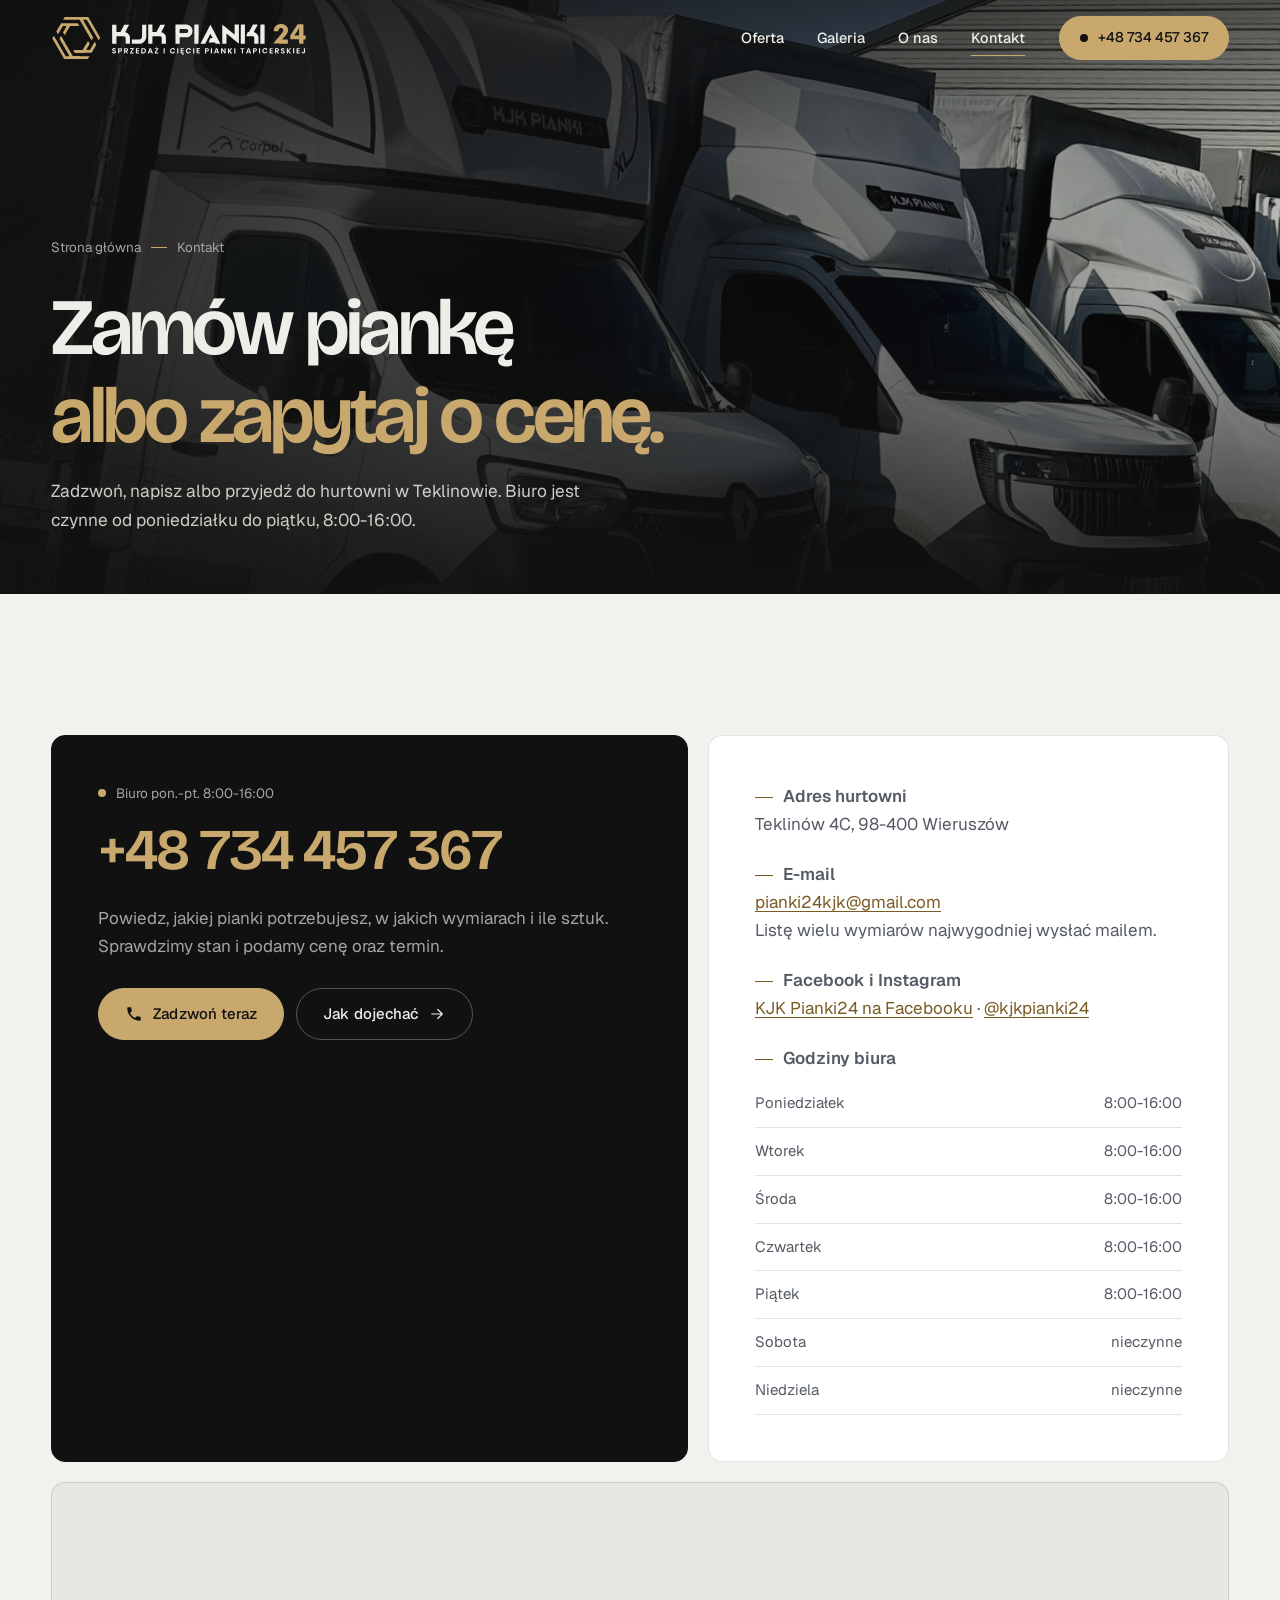
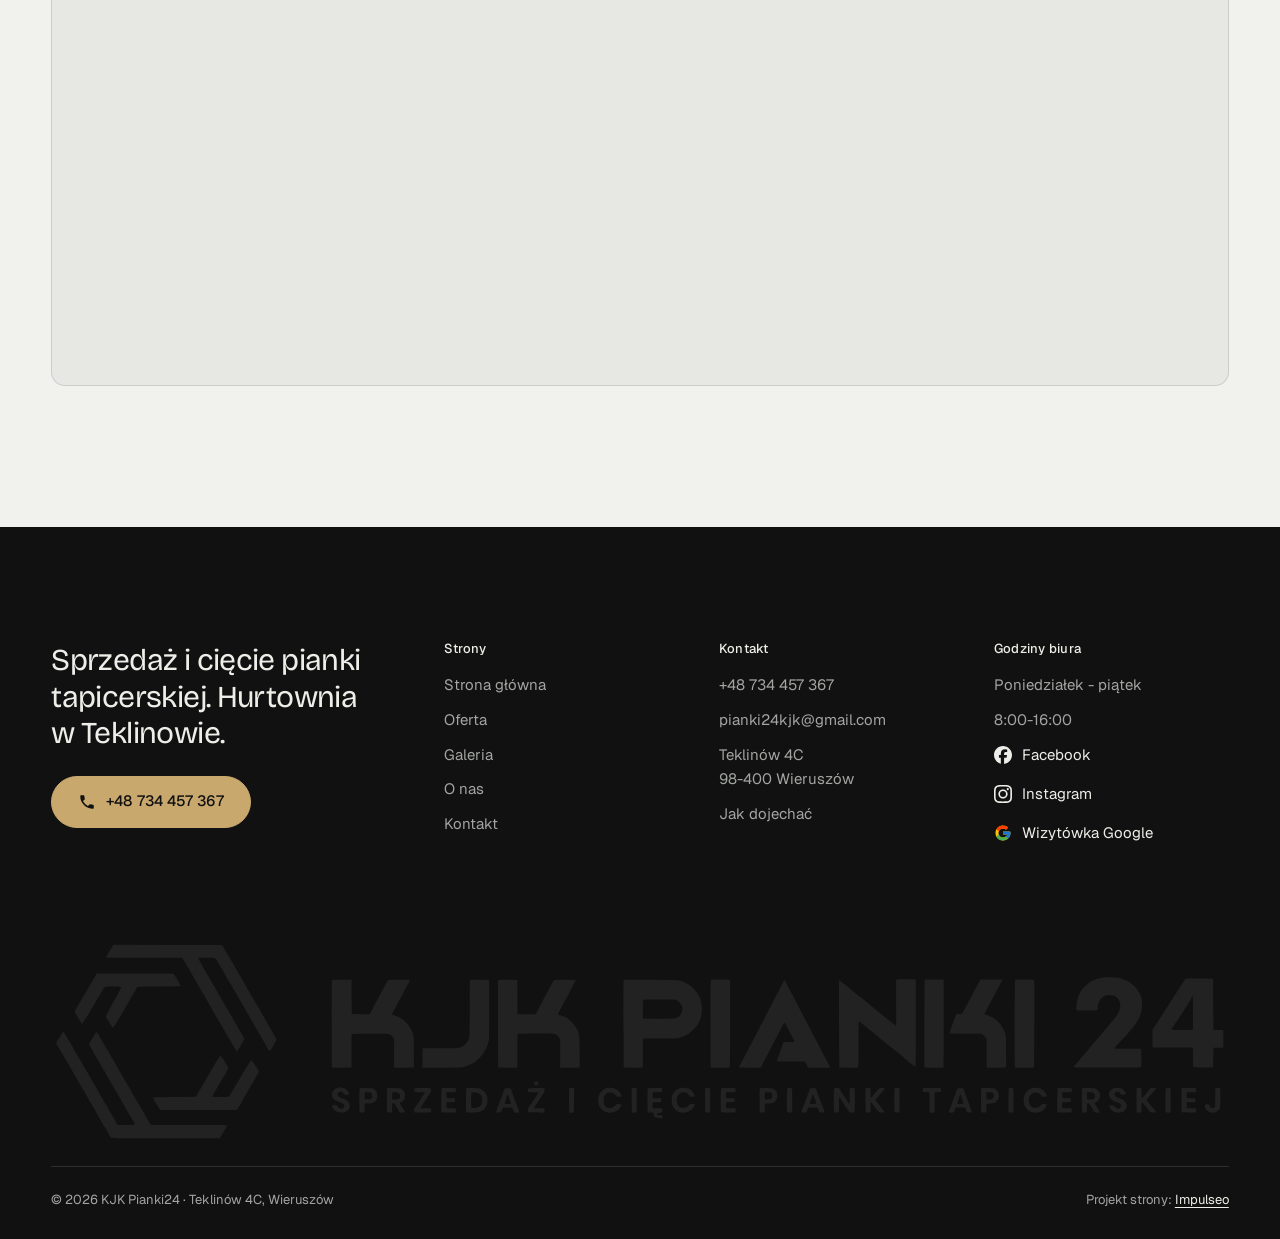
<file: kontakt.html>
<!DOCTYPE html>
<html lang="pl">
<head>
<meta charset="UTF-8">
<meta name="viewport" content="width=device-width, initial-scale=1.0">
<title>Kontakt - KJK Pianki24, Teklinów 4C, Wieruszów</title>
<meta name="description" content="Zamów piankę tapicerską albo zapytaj o cenę: tel. +48 734 457 367, pianki24kjk@gmail.com. Hurtownia w Teklinowie 4C, 98-400 Wieruszów. Biuro pon.-pt. 8:00-16:00.">
<link rel="canonical" href="https://impulseo-pl.github.io/kjkpianki24/kontakt.html">
<meta name="robots" content="noindex, nofollow">
<meta name="theme-color" content="#111111">
<meta property="og:type" content="website">
<meta property="og:locale" content="pl_PL">
<meta property="og:site_name" content="KJK Pianki24">
<meta property="og:title" content="Kontakt - KJK Pianki24, Teklinów 4C, Wieruszów">
<meta property="og:description" content="Zamów piankę tapicerską albo zapytaj o cenę: tel. +48 734 457 367, pianki24kjk@gmail.com. Hurtownia w Teklinowie 4C, 98-400 Wieruszów. Biuro pon.-pt. 8:00-16:00.">
<meta property="og:url" content="https://impulseo-pl.github.io/kjkpianki24/kontakt.html">
<meta property="og:image" content="https://impulseo-pl.github.io/kjkpianki24/img/og.jpg">
<meta property="og:image:width" content="1200">
<meta property="og:image:height" content="630">
<meta name="twitter:card" content="summary_large_image">
<script type="application/ld+json">{"@context": "https://schema.org", "@type": "Store", "name": "KJK Pianki24", "url": "https://impulseo-pl.github.io/kjkpianki24/", "telephone": "+48734457367", "email": "pianki24kjk@gmail.com", "image": "https://impulseo-pl.github.io/kjkpianki24/img/og.jpg", "address": {"@type": "PostalAddress", "streetAddress": "Teklinów 4C", "postalCode": "98-400", "addressLocality": "Wieruszów", "addressCountry": "PL"}, "geo": {"@type": "GeoCoordinates", "latitude": 51.3063534, "longitude": 18.1235981}, "openingHours": "Mo-Fr 08:00-16:00", "aggregateRating": {"@type": "AggregateRating", "ratingValue": "4.8", "reviewCount": "5"}, "sameAs": ["https://www.facebook.com/people/KJK-Pianki24/100085469045485/", "https://www.instagram.com/kjkpianki24/", "https://www.google.com/maps/place/KJKPianki24/@51.306564,18.1231063,17z/data=!4m6!3m5!1s0x471a9ff945ef7c53:0xb045e8f2e6f829d7!8m2!3d51.3063534!4d18.1235981!16s%2Fg%2F11tp8qrjy9"]}</script>
<script>(function(){var d=document.documentElement;d.classList.add('js');try{if(!window.matchMedia('(prefers-reduced-motion: reduce)').matches)d.classList.add('anim');}catch(e){}setTimeout(function(){if(!d.classList.contains('anim-ok'))d.classList.remove('anim');},3500);})();</script>
<link rel="preload" as="image" href="img/g1.jpg" fetchpriority="high">
<link rel="preconnect" href="https://fonts.googleapis.com">
<link rel="preconnect" href="https://fonts.gstatic.com" crossorigin>
<link href="https://fonts.googleapis.com/css2?family=Bricolage+Grotesque:opsz,wght@12..96,400..700&family=Geist:wght@400..600&display=swap" rel="stylesheet">
<link rel="stylesheet" href="assets/styles.css?v=20261030">
<script src="assets/lenis.min.js?v=1.1.20" defer></script>
<script src="assets/main.js?v=20261030" defer></script>
<meta name="nb-deploy" content="4b3add470f5c">
</head>
<body>
<a class="skip" href="#tresc">Przejdź do treści</a>
<header class="site-head">
<div class="head-in">
  <a class="brand" href="index.html" aria-label="KJK Pianki 24 - strona główna">
    <span class="znak"><svg class="wm" viewBox="252 256 4764 820" role="img" aria-label="KJK Pianki 24"><g transform="translate(0,1328) scale(1,-1)"><path class="g" pathLength="1" style="--i:0" d="M299 698 c-2 -2 -4 -6 -6 -9 -2 -4 -5 -8 -6 -10 -1 -2 -2 -4 -3 -5 -1 -2 -2 -4 -4 -6 -1 -3 -3 -6 -4 -7 0 -2 -2 -4 -2 -5 -1 -1 -1 -3 1 -6 8 -13 12 -20 14 -23 1 -2 3 -5 3 -6 1 -2 3 -5 5 -7 1 -3 2 -5 3 -6 1 -2 2 -4 3 -6 2 -2 6 -10 11 -18 5 -9 9 -17 11 -19 1 -2 3 -5 3 -6 1 -2 3 -5 5 -7 1 -3 2 -5 3 -6 1 -2 2 -4 3 -6 2 -2 7 -12 13 -22 6 -10 11 -20 13 -22 1 -2 3 -5 4 -8 1 -2 3 -5 4 -7 2 -2 3 -5 4 -6 0 -1 2 -4 3 -6 2 -3 4 -6 4 -7 1 -2 3 -5 5 -7 1 -3 2 -5 3 -6 1 -2 2 -4 4 -6 1 -3 3 -6 4 -7 0 -2 2 -5 3 -7 2 -2 6 -10 11 -18 5 -9 9 -17 11 -19 1 -2 3 -5 3 -6 1 -2 3 -5 4 -7 2 -3 4 -6 4 -7 1 -2 3 -5 5 -7 1 -3 2 -5 3 -6 1 -2 2 -4 3 -6 2 -3 4 -6 5 -7 0 -2 2 -5 3 -7 2 -2 5 -7 7 -11 2 -5 5 -10 7 -12 1 -2 2 -4 3 -5 0 -2 5 -10 9 -16 1 -2 3 -5 3 -6 1 -2 3 -5 4 -7 2 -3 3 -5 4 -6 0 -2 2 -3 3 -4 2 -2 8 -2 221 -2 l219 0 1 2 c1 2 3 4 4 6 0 1 2 4 4 7 1 2 3 5 4 7 0 1 2 4 3 6 13 22 14 24 11 25 0 1 -70 1 -153 1 -115 0 -153 0 -154 1 -1 1 -2 3 -3 5 -1 2 -3 5 -4 6 -1 2 -4 8 -8 14 -4 6 -7 13 -9 15 -1 2 -3 5 -3 7 -1 1 -3 4 -4 7 -3 4 -5 8 -7 12 -1 1 -3 4 -5 7 -1 2 -3 5 -4 7 0 1 -2 4 -3 6 -2 2 -7 12 -13 22 -6 10 -11 20 -13 22 -1 2 -3 5 -3 7 -1 1 -3 4 -4 7 -2 2 -4 5 -4 7 -1 1 -3 4 -4 6 -1 1 -3 4 -4 7 -6 9 -6 11 -8 14 -1 1 -3 4 -4 6 0 1 -2 4 -3 6 -2 2 -8 14 -15 25 -7 12 -13 24 -15 26 -1 2 -3 5 -3 7 -1 1 -3 4 -4 7 -2 2 -4 5 -4 7 -1 1 -3 4 -4 7 -2 2 -3 4 -4 6 -1 1 -2 3 -3 6 -2 2 -4 5 -5 7 0 1 -2 4 -3 6 -2 2 -9 15 -17 29 -8 14 -15 27 -17 29 -1 2 -3 5 -3 7 -4 6 -10 15 -11 15 -1 0 -3 -2 -6 -5 -4 -7 -5 -9 -7 -12 -1 -2 -3 -5 -5 -7 -1 -3 -2 -5 -3 -6 -1 -2 -2 -4 -3 -6 -2 -3 -4 -6 -5 -9 l-2 -4 2 -4 c1 -3 3 -6 4 -8 2 -3 4 -6 4 -7 1 -2 3 -5 4 -7 2 -3 4 -6 4 -7 1 -2 3 -5 4 -7 2 -3 4 -6 4 -7 1 -2 3 -5 4 -7 2 -3 4 -6 4 -7 1 -2 3 -5 4 -7 2 -3 4 -6 4 -7 1 -2 3 -5 4 -7 2 -3 4 -6 4 -7 1 -2 3 -5 5 -7 1 -3 2 -5 3 -6 1 -2 2 -4 4 -6 1 -3 3 -6 4 -7 0 -2 2 -5 3 -7 2 -2 7 -12 13 -22 6 -10 11 -20 13 -22 1 -2 3 -5 3 -6 1 -2 3 -5 4 -7 2 -3 4 -6 4 -7 1 -2 3 -5 5 -7 1 -3 2 -5 3 -6 1 -2 2 -4 3 -6 2 -3 4 -6 5 -7 0 -2 2 -5 3 -7 2 -2 5 -7 7 -11 2 -5 5 -10 7 -12 1 -2 3 -5 3 -6 1 -2 3 -5 4 -7 3 -5 5 -9 12 -20 4 -6 7 -13 9 -15 1 -2 2 -4 3 -5 1 -2 2 -4 3 -6 2 -2 4 -7 7 -11 2 -4 5 -8 5 -9 3 -4 1 -5 -20 -5 -27 -1 -47 -1 -49 0 -1 1 -5 6 -7 10 0 1 -2 4 -3 7 -2 2 -4 5 -4 7 -1 1 -3 4 -4 7 -2 2 -4 5 -4 7 -1 1 -3 4 -4 7 -2 2 -3 5 -4 6 -1 1 -3 4 -4 6 -2 4 -4 8 -8 15 -1 2 -3 5 -4 7 -1 1 -3 4 -4 6 0 1 -2 4 -4 7 -1 2 -3 5 -4 7 0 1 -2 4 -3 6 -2 2 -10 17 -19 33 -9 15 -17 30 -19 32 -1 2 -3 5 -3 7 -1 1 -3 4 -4 7 -2 2 -4 5 -4 7 -1 1 -3 4 -5 7 -1 2 -2 4 -3 6 -1 1 -2 3 -3 6 -2 2 -4 5 -5 7 0 1 -2 4 -3 6 -2 2 -5 9 -9 15 -4 6 -7 13 -9 15 -1 2 -3 5 -3 7 -1 1 -3 4 -4 6 -1 1 -3 4 -4 6 -2 3 -17 30 -21 36 -1 2 -3 5 -3 7 -1 1 -3 4 -4 7 -2 2 -3 4 -4 6 -1 1 -2 3 -3 6 -3 4 -11 17 -13 21 -1 2 -3 5 -4 7 -1 1 -3 5 -5 8 -4 7 -5 8 -8 4z"/><path class="g" pathLength="1" style="--i:1" d="M438 936 c0 0 -3 -3 -5 -7 -2 -3 -4 -7 -5 -9 -1 -1 -3 -4 -4 -5 0 -2 -2 -5 -3 -7 -2 -2 -4 -7 -7 -11 -2 -4 -5 -9 -6 -10 -1 -2 -3 -5 -4 -7 -3 -5 -14 -25 -16 -28 -1 -1 -3 -4 -4 -6 -2 -4 -10 -17 -13 -22 -1 -2 -2 -4 -3 -5 -1 -2 -2 -4 -3 -6 -2 -2 -4 -7 -7 -11 -5 -9 -6 -11 -8 -14 -2 -3 -3 -8 -1 -10 0 0 2 -2 3 -4 3 -6 6 -11 8 -14 1 -2 4 -7 6 -11 3 -4 5 -8 6 -9 1 -3 5 -7 6 -7 1 0 8 10 10 15 0 0 2 3 4 6 2 3 4 6 4 7 1 1 2 4 4 6 2 2 3 5 4 7 1 1 2 3 4 6 1 2 3 5 4 7 1 2 3 5 4 7 1 1 4 6 6 10 2 3 5 8 7 11 1 2 2 4 3 6 1 1 2 3 3 5 2 2 4 7 7 11 4 7 5 9 10 17 1 2 4 8 8 14 10 17 6 15 30 16 26 0 45 -1 46 -3 0 -1 -5 -11 -13 -26 -2 -3 -4 -9 -6 -12 -2 -3 -5 -9 -7 -12 -2 -4 -5 -9 -6 -10 0 -2 -2 -5 -4 -7 -1 -3 -3 -6 -4 -8 -1 -3 -3 -6 -4 -8 -2 -3 -3 -5 -4 -6 0 -2 -4 -8 -8 -15 -4 -7 -7 -13 -7 -13 0 -1 2 -5 8 -14 1 -2 3 -5 3 -6 1 -2 3 -5 4 -6 1 -2 3 -5 4 -6 5 -10 10 -16 11 -15 1 0 8 11 13 19 1 2 3 5 4 6 1 2 4 8 8 14 4 6 7 12 8 14 1 1 3 4 4 6 3 5 10 17 12 21 1 1 3 4 4 6 0 1 2 4 4 7 1 2 3 5 4 7 0 1 2 4 3 6 2 2 7 12 13 22 6 10 11 20 13 22 1 2 3 5 3 7 3 5 5 7 6 8 1 1 24 2 87 2 l87 1 0 2 c0 1 -1 3 -2 5 -1 1 -2 4 -3 5 -2 5 -9 16 -10 17 0 1 -1 2 -1 2 0 1 -1 2 -2 4 -1 1 -3 5 -5 7 -6 10 3 9 -81 9 -85 1 -232 1 -234 0z"/><path class="g" pathLength="1" style="--i:2" d="M503 1050 c-1 -1 -3 -3 -3 -4 -1 -3 -3 -5 -12 -20 -3 -6 -7 -11 -7 -12 -1 -2 -3 -5 -5 -7 -2 -3 -3 -6 -3 -6 1 -1 43 -1 155 -1 l155 0 2 -4 c5 -7 8 -12 11 -18 1 -2 3 -5 4 -7 2 -3 4 -6 4 -7 1 -2 3 -5 5 -7 1 -3 2 -5 3 -6 1 -2 2 -4 3 -6 2 -2 9 -15 17 -29 8 -14 15 -27 17 -29 1 -2 3 -5 3 -6 1 -2 3 -5 4 -7 2 -3 3 -6 4 -7 4 -7 6 -11 8 -13 1 -2 3 -5 4 -6 0 -2 2 -5 3 -7 2 -2 9 -15 17 -29 8 -14 15 -27 17 -29 1 -2 3 -5 3 -6 1 -2 3 -5 4 -7 2 -3 3 -6 4 -7 1 -1 3 -4 4 -6 1 -3 3 -6 4 -7 1 -1 2 -4 3 -6 2 -2 9 -15 17 -29 8 -14 15 -27 17 -29 1 -2 3 -5 3 -6 1 -2 3 -5 4 -7 2 -3 3 -6 4 -7 1 -1 3 -4 4 -6 1 -3 3 -6 4 -7 1 -1 2 -4 3 -6 2 -2 4 -6 6 -10 6 -10 9 -15 11 -15 1 0 6 6 8 11 1 1 3 4 4 5 3 6 19 33 19 34 0 1 -4 8 -7 13 -1 1 -4 7 -8 13 -4 6 -7 13 -9 15 -1 2 -3 5 -4 7 -1 3 -2 4 -6 11 -2 2 -5 9 -9 15 -4 6 -7 13 -9 15 -1 2 -3 5 -3 7 -1 1 -3 4 -4 7 -2 2 -3 5 -4 6 -4 7 -6 11 -8 14 -1 1 -3 4 -4 6 0 1 -2 4 -3 6 -2 2 -6 10 -11 19 -5 8 -9 16 -11 18 -1 2 -3 5 -3 7 -1 1 -3 4 -4 7 -2 2 -4 5 -4 7 -1 1 -3 4 -4 7 -3 4 -5 8 -7 12 -1 1 -3 4 -5 7 -1 2 -3 5 -4 7 0 1 -2 4 -3 6 -2 2 -9 15 -17 29 -8 14 -15 27 -17 29 -1 2 -3 5 -3 7 -1 1 -3 4 -4 7 -2 2 -4 5 -4 7 -1 1 -3 4 -4 7 -7 11 -9 10 30 10 37 -1 35 -1 41 -11 2 -3 4 -7 5 -9 3 -5 6 -9 10 -16 2 -4 5 -9 7 -11 1 -3 2 -5 3 -6 1 -2 2 -4 3 -6 4 -7 19 -33 23 -40 2 -3 4 -6 4 -7 1 0 2 -2 3 -3 0 -2 2 -5 3 -7 2 -3 4 -6 4 -7 1 -2 3 -5 5 -7 1 -3 2 -5 3 -6 1 -2 2 -4 4 -6 1 -3 3 -6 4 -7 0 -2 2 -5 3 -7 2 -2 7 -12 13 -22 6 -10 11 -20 13 -22 1 -2 3 -5 3 -6 1 -2 3 -5 4 -7 2 -3 3 -5 4 -6 1 -2 2 -4 3 -6 2 -3 4 -6 5 -7 0 -2 2 -5 3 -7 2 -2 6 -10 11 -18 4 -8 9 -15 9 -16 1 -1 3 -6 6 -11 3 -5 6 -11 8 -13 1 -2 3 -5 3 -6 1 -2 3 -5 4 -7 2 -3 4 -6 4 -7 1 -2 3 -5 4 -7 2 -3 4 -6 4 -7 1 -2 3 -5 4 -7 2 -3 7 -12 12 -22 7 -12 11 -17 12 -17 2 0 5 4 11 13 4 7 5 10 9 16 1 2 3 5 3 7 1 1 2 3 3 3 0 1 1 3 2 4 1 4 0 6 -13 28 -1 2 -3 5 -3 7 -1 1 -3 4 -4 7 -2 2 -3 5 -4 6 -1 1 -3 4 -4 7 -1 2 -3 5 -4 6 -1 1 -2 4 -4 7 -1 2 -3 5 -4 7 0 1 -2 4 -3 6 -2 2 -6 10 -11 19 -5 8 -9 16 -11 18 -1 2 -3 5 -3 7 -1 1 -3 4 -4 7 -2 2 -4 5 -4 7 -1 1 -3 4 -5 7 -1 2 -2 4 -3 6 -1 1 -2 3 -3 5 -2 2 -8 14 -15 25 -7 12 -13 24 -15 26 -1 2 -3 5 -3 7 -1 1 -3 4 -4 7 -2 2 -3 5 -4 6 -1 1 -3 4 -4 7 -1 2 -3 5 -4 6 -1 1 -2 4 -4 7 -1 2 -3 5 -4 7 0 1 -2 4 -3 6 -2 2 -5 9 -9 15 -4 6 -7 13 -9 15 -1 2 -3 5 -3 7 -1 1 -3 4 -4 7 -2 2 -4 5 -4 7 -1 1 -3 4 -4 6 -1 2 -3 4 -4 6 -1 2 -3 5 -4 7 0 1 -2 4 -3 6 -6 10 -24 40 -25 43 -1 2 -2 4 -3 5 -1 1 -53 1 -221 1 l-218 1 -3 -3z"/><path class="g" pathLength="1" style="--i:3" d="M936 602 c-3 -2 -10 -14 -15 -22 -3 -6 -5 -9 -9 -15 -1 -2 -4 -8 -8 -14 -4 -6 -7 -12 -8 -14 -1 -1 -3 -4 -4 -6 -1 -3 -20 -34 -25 -43 -1 -2 -2 -5 -3 -6 -4 -7 -6 -11 -8 -13 -1 -2 -3 -5 -4 -6 0 -2 -2 -5 -4 -7 -1 -3 -3 -6 -3 -7 -1 -2 -3 -5 -5 -7 l-3 -4 -70 -1 c-85 -1 -100 -1 -101 -3 -1 -1 3 -10 7 -17 2 -2 3 -5 4 -6 0 -1 2 -4 3 -5 1 -2 3 -5 4 -7 1 -3 3 -5 4 -6 0 -1 2 -3 4 -5 l3 -4 154 0 c123 0 155 0 156 1 1 1 2 3 3 5 1 1 2 4 4 7 1 2 3 5 4 7 0 1 2 4 3 6 2 2 8 14 15 26 7 11 13 23 15 25 1 2 3 5 3 7 1 1 3 4 4 7 2 2 3 5 4 6 1 1 3 4 4 7 1 2 3 5 4 6 1 1 2 4 4 7 1 2 3 5 4 7 0 1 2 4 3 6 15 25 15 26 11 32 -5 8 -6 9 -6 10 0 0 -2 3 -4 6 -2 3 -4 6 -4 7 0 0 -1 2 -2 3 -1 0 -2 2 -2 2 0 2 -8 12 -10 12 -1 0 -5 -6 -13 -19 -3 -5 -5 -9 -6 -10 0 -1 -3 -5 -5 -8 -2 -4 -5 -9 -6 -10 -1 -2 -4 -7 -6 -10 -2 -4 -5 -9 -6 -10 -1 -2 -3 -5 -4 -7 -3 -5 -10 -17 -12 -20 -1 -2 -3 -5 -4 -7 -2 -4 -10 -17 -11 -19 -1 -2 -3 -5 -5 -8 -2 -3 -4 -6 -4 -7 -1 -1 -2 -3 -4 -6 -4 -8 -4 -8 -24 -8 -27 -1 -47 0 -47 2 0 2 2 6 7 15 1 2 3 5 4 6 1 1 2 4 3 6 2 2 5 7 7 12 2 4 5 9 7 11 1 2 2 4 3 6 1 1 2 3 3 6 2 2 5 7 7 11 2 3 5 8 6 10 1 1 3 4 4 6 1 1 4 6 6 11 2 4 5 8 6 9 2 4 1 7 -1 11 -2 2 -3 4 -3 5 -1 1 -2 3 -3 6 -2 2 -5 7 -7 11 -8 14 -15 23 -16 23 0 0 -1 -1 -2 -2z"/><path pathLength="1" style="--i:4" d="M1389 908 c-1 -1 -1 -65 -1 -176 0 -157 0 -174 2 -175 1 -2 6 -2 39 -2 l39 1 0 67 c0 48 0 68 1 69 1 1 138 2 148 0 9 -1 15 -7 21 -17 l2 -4 0 -57 c0 -47 0 -57 1 -58 1 -1 13 -1 40 -1 l39 1 0 59 c0 56 0 60 -2 67 -1 5 -2 10 -2 11 0 1 -1 3 -2 6 -1 2 -2 4 -2 5 0 0 -2 4 -4 9 -15 27 -42 49 -69 55 -7 2 -8 4 -6 8 1 2 4 7 6 10 2 4 5 11 8 15 2 4 5 11 7 15 2 3 5 8 6 11 2 3 8 13 16 29 1 2 4 7 6 12 3 4 6 11 8 15 2 3 6 10 8 14 6 10 6 11 6 12 -1 2 -6 2 -44 2 l-43 0 -2 -3 c-2 -1 -4 -5 -6 -9 -2 -4 -5 -10 -8 -14 -2 -5 -6 -12 -8 -15 -1 -4 -5 -11 -7 -15 -3 -5 -6 -12 -8 -15 -2 -4 -6 -11 -8 -15 -3 -5 -7 -12 -9 -15 -1 -4 -5 -11 -7 -15 -3 -5 -6 -11 -8 -15 -2 -3 -4 -6 -4 -7 -1 -1 -13 -1 -38 -1 l-35 1 -1 69 0 69 -39 0 -39 0 -1 -3z"/><path pathLength="1" style="--i:5" d="M1411 473 c-11 -3 -16 -7 -20 -15 -6 -14 0 -30 14 -36 2 -1 7 -3 9 -4 3 -1 6 -2 6 -2 1 0 4 -1 8 -3 5 -3 7 -4 9 -8 l2 -5 -2 -4 c-2 -4 -6 -7 -10 -7 -6 0 -15 7 -15 10 0 3 -3 4 -10 5 -12 0 -14 -2 -11 -10 7 -20 42 -28 60 -13 12 10 13 30 1 40 -3 3 -10 7 -11 7 -1 0 -3 1 -5 2 -3 1 -8 3 -11 4 -12 5 -15 9 -13 16 1 9 16 11 22 3 4 -7 4 -7 13 -7 10 0 12 1 10 7 -5 17 -27 26 -46 20z"/><path pathLength="1" style="--i:6" d="M1501 472 c-2 -2 -2 -94 0 -96 1 -2 3 -2 9 -3 11 0 11 0 11 19 0 12 0 17 1 18 1 1 5 1 12 1 15 0 18 1 25 5 10 7 13 13 13 26 0 14 -4 21 -16 28 l-4 2 -25 1 c-19 0 -25 0 -26 -1z m43 -17 c5 -2 7 -7 7 -14 0 -6 0 -6 -3 -10 l-4 -3 -11 0 -11 1 -1 12 c0 7 0 13 0 14 1 1 19 2 23 0z"/><path pathLength="1" style="--i:7" d="M1612 471 c-2 -3 -1 -92 0 -95 1 -2 2 -2 9 -2 5 0 9 0 9 0 1 1 2 7 2 19 l1 19 2 0 c2 0 4 0 5 -1 1 -1 7 -9 8 -12 1 -2 3 -6 6 -9 2 -4 5 -9 5 -11 3 -4 6 -6 15 -6 10 1 12 2 8 8 -5 7 -14 21 -14 21 0 1 -1 3 -2 5 -3 4 -4 7 -1 8 5 1 7 3 10 6 8 7 9 10 9 22 0 9 0 10 -3 15 -4 6 -6 8 -12 12 l-5 2 -26 1 c-24 0 -25 0 -26 -2z m41 -16 c2 0 5 -2 7 -4 3 -3 4 -3 4 -10 0 -11 -5 -14 -23 -14 -6 0 -8 0 -8 2 -1 2 -1 26 0 26 1 1 16 1 20 0z"/><path pathLength="1" style="--i:8" d="M1723 472 c0 -1 -1 -4 -1 -8 0 -8 0 -8 22 -8 19 0 22 0 19 -3 0 -1 -10 -16 -21 -33 l-21 -31 0 -6 c0 -5 0 -7 1 -8 1 -1 11 -1 34 -1 36 0 34 -1 34 8 0 9 0 9 -24 9 -15 0 -20 0 -20 1 0 1 5 9 12 19 6 9 13 19 14 21 2 4 4 7 10 15 7 11 7 10 7 17 0 4 -1 7 -1 8 -2 2 -63 2 -65 0z"/><path pathLength="1" style="--i:9" d="M1832 472 c-1 0 -2 -95 0 -97 1 -1 6 -1 28 -1 l27 0 2 2 c2 2 2 4 2 7 -1 8 -2 8 -21 8 -10 0 -17 0 -17 1 -1 1 -2 21 -1 23 1 1 5 1 16 1 9 0 16 0 17 1 1 0 1 3 1 8 l0 7 -16 0 c-9 0 -17 0 -17 1 -1 1 -2 22 -1 23 1 0 9 0 18 0 11 0 18 1 19 2 1 0 1 3 2 6 0 9 1 9 -30 9 -15 0 -28 0 -29 -1z"/><path pathLength="1" style="--i:10" d="M1932 472 c-1 0 -2 -95 0 -97 1 -2 35 -2 46 0 29 4 45 30 39 62 -3 15 -13 26 -29 33 -5 2 -7 2 -30 3 -13 0 -25 0 -26 -1z m46 -19 c13 -5 18 -13 18 -29 0 -16 -4 -23 -16 -29 -6 -3 -26 -4 -27 -2 -2 2 -1 61 0 62 2 1 19 0 25 -2z"/><path pathLength="1" style="--i:11" d="M1947 909 c-1 -1 -1 -38 -1 -111 0 -117 0 -119 -5 -130 -6 -13 -16 -23 -28 -29 -11 -5 -17 -5 -89 -5 -50 0 -67 0 -68 -1 -1 -1 -1 -11 -1 -39 l0 -38 2 -1 c2 0 37 0 79 0 l77 1 9 2 c11 4 20 7 22 8 0 0 2 1 3 1 1 1 5 3 7 4 3 2 6 4 8 4 10 6 31 26 40 40 9 14 15 27 20 45 l2 10 1 118 c0 85 0 120 -1 121 -2 3 -75 3 -77 0z"/><path pathLength="1" style="--i:12" d="M2060 910 c0 -1 0 -81 0 -178 l1 -176 38 -1 c20 0 38 0 39 1 1 1 1 14 1 67 0 44 0 67 1 68 2 3 148 3 154 0 6 -3 12 -10 15 -16 l3 -5 0 -56 c0 -31 0 -56 0 -57 1 -2 3 -2 39 -2 28 0 38 0 39 1 2 2 1 112 -1 123 0 4 -1 9 -1 10 0 1 -1 4 -1 5 -1 2 -2 4 -2 6 -1 4 -9 18 -14 25 -9 13 -31 33 -40 36 -1 0 -3 1 -4 1 -2 2 -10 5 -17 6 -3 1 -6 2 -6 3 -2 2 -1 2 15 32 2 4 5 11 7 15 2 3 5 9 7 11 1 2 4 8 6 11 2 4 5 11 8 15 2 4 5 11 7 15 2 3 6 10 8 14 10 18 13 24 13 25 0 2 -85 3 -88 1 -1 -1 -3 -4 -5 -8 -2 -4 -6 -11 -8 -15 -3 -5 -6 -12 -8 -15 -2 -4 -6 -11 -8 -15 -3 -5 -6 -12 -8 -15 -2 -4 -6 -11 -8 -15 -3 -5 -6 -12 -8 -15 -2 -4 -6 -11 -8 -15 -3 -5 -6 -12 -8 -16 -2 -4 -5 -7 -6 -8 -3 -2 -70 -1 -72 0 -1 1 -1 22 -1 68 0 49 0 68 -1 69 -2 2 -77 2 -78 0z"/><path pathLength="1" style="--i:13" d="M2086 467 c-3 -7 -6 -15 -6 -17 0 0 -1 -2 -2 -4 -1 -2 -2 -5 -2 -7 -1 -2 -2 -4 -2 -5 -1 0 -2 -3 -2 -5 -1 -3 -3 -8 -4 -11 -2 -4 -4 -9 -4 -11 -1 -2 -2 -4 -2 -5 -1 -2 -2 -4 -3 -6 0 -2 -1 -4 -2 -5 0 -2 -1 -3 -1 -4 0 -1 -1 -3 -2 -6 -3 -7 -2 -8 9 -7 10 0 11 0 13 9 1 3 3 7 4 8 l2 3 17 0 c10 0 18 -1 19 -1 1 -1 5 -11 6 -15 1 -4 5 -5 14 -5 8 1 9 2 7 7 -1 6 -5 14 -7 20 -1 2 -2 5 -2 6 0 1 -1 2 -1 4 -1 1 -2 3 -3 5 0 2 -2 7 -4 11 -1 3 -3 8 -4 11 0 2 -1 5 -2 5 0 1 -1 3 -2 5 0 2 -1 5 -2 7 -1 2 -2 4 -2 4 0 1 -1 4 -2 8 l-3 6 -11 0 -12 0 -2 -5z m17 -27 c2 -5 4 -13 6 -18 5 -14 5 -13 -10 -13 l-11 1 0 3 c0 2 1 6 2 9 3 7 5 14 6 18 2 8 4 7 7 0z"/><path pathLength="1" style="--i:14" d="M2183 471 c-3 -2 -3 -10 0 -13 2 -2 3 -2 21 -2 21 0 22 0 18 -5 -1 -2 -4 -5 -5 -8 -2 -2 -4 -5 -4 -6 -2 -2 -25 -37 -29 -43 -3 -5 -3 -6 -3 -12 0 -3 0 -6 1 -7 1 -1 64 -2 66 -1 1 1 1 14 0 16 -1 1 -7 1 -22 1 -15 0 -20 0 -20 1 0 2 -2 -1 23 36 l20 30 0 6 c0 4 -1 7 -1 8 -2 2 -63 1 -65 -1z"/><path pathLength="1" style="--i:15" d="M2208 497 c-6 -10 5 -19 14 -11 3 2 3 8 0 11 -3 5 -11 4 -14 0z"/><path pathLength="1" style="--i:16" d="M2349 472 c-2 -2 -1 -96 0 -97 1 -2 17 -2 18 0 1 0 1 20 1 49 l0 49 -10 0 c-5 0 -9 0 -9 -1z"/><path pathLength="1" style="--i:17" d="M2500 473 c-31 -8 -45 -50 -26 -80 3 -4 12 -13 15 -14 1 0 2 -1 3 -1 5 -5 25 -6 36 -3 15 4 22 10 30 25 4 8 3 8 -8 9 -10 0 -10 0 -16 -8 -7 -9 -23 -11 -33 -6 -10 6 -14 13 -13 29 0 13 1 17 7 23 10 11 30 10 39 -1 2 -2 4 -5 5 -6 2 -2 3 -2 11 -2 11 1 12 1 7 11 -10 20 -33 29 -57 24z"/><path pathLength="1" style="--i:18" d="M2569 911 c-1 -1 -1 -30 -1 -178 l1 -177 38 -1 c20 0 38 0 39 1 1 1 1 12 1 58 0 50 0 57 2 58 1 2 8 2 64 2 40 0 65 0 71 1 12 2 28 7 38 12 2 2 6 4 8 5 14 8 40 36 43 46 0 2 1 3 2 4 0 1 1 2 1 3 0 0 1 2 2 4 8 16 10 55 4 73 -1 3 -2 7 -2 8 0 0 -1 2 -1 4 -1 1 -3 6 -5 10 -11 23 -32 44 -55 54 -12 6 -18 8 -30 11 -9 2 -217 3 -220 2z m211 -82 c13 -5 21 -14 25 -28 2 -8 2 -8 0 -16 -3 -15 -12 -25 -27 -30 -9 -3 -129 -3 -130 0 -2 3 -1 75 0 76 1 0 30 0 64 0 59 0 63 0 68 -2z"/><path pathLength="1" style="--i:19" d="M2602 472 c-2 -2 -1 -95 1 -97 0 -1 4 -1 8 -2 12 0 11 -4 11 51 0 35 0 47 -1 48 -2 1 -17 1 -19 0z"/><path pathLength="1" style="--i:20" d="M2667 472 c-2 -1 -2 -4 -2 -48 0 -56 -1 -51 12 -50 12 0 13 -1 13 -7 0 -11 6 -15 22 -16 15 0 16 0 16 6 -1 5 -2 6 -12 6 -8 0 -12 2 -12 5 0 3 2 4 10 4 10 1 11 2 11 10 0 9 0 9 -19 9 -12 0 -18 0 -19 1 -2 2 -1 23 1 23 0 1 8 1 16 1 17 0 17 0 17 8 0 8 1 8 -17 8 -8 0 -16 0 -16 1 -2 0 -3 21 -1 23 1 0 9 0 18 0 14 0 17 0 18 2 2 1 3 12 1 14 -2 1 -55 1 -57 0z"/><path pathLength="1" style="--i:21" d="M2797 473 c-13 -4 -23 -12 -31 -27 -4 -8 -4 -36 0 -43 1 -3 2 -5 2 -5 0 -2 7 -10 10 -14 24 -20 63 -12 76 15 4 9 3 10 -8 10 l-9 0 -3 -4 c-8 -10 -13 -12 -23 -12 -9 0 -13 1 -19 6 -8 8 -11 30 -5 41 10 19 33 21 46 4 l4 -6 9 0 10 1 0 2 c1 7 -11 22 -21 28 -10 5 -26 6 -38 4z"/><path pathLength="1" style="--i:22" d="M2899 472 c-1 -1 -1 -13 -1 -49 l0 -47 2 -1 c3 -2 15 -2 17 0 2 1 2 7 2 49 0 45 0 47 -2 48 -3 1 -16 1 -18 0z"/><path pathLength="1" style="--i:23" d="M2924 911 c-4 -1 -4 4 -4 -179 0 -172 0 -175 2 -176 3 -2 75 -1 77 0 1 2 2 352 0 354 -1 1 -6 2 -37 2 -20 0 -37 0 -38 -1z"/><path pathLength="1" style="--i:24" d="M2963 472 c-2 -2 -2 -94 0 -96 1 -2 4 -2 29 -2 31 0 30 -1 30 9 0 8 -1 8 -20 8 -12 0 -17 0 -18 1 -2 2 -1 23 1 23 0 1 8 1 16 1 17 0 17 0 17 9 0 7 0 7 -17 7 -8 0 -16 0 -16 1 -2 0 -3 21 -1 23 1 0 9 0 18 0 15 0 16 0 18 2 2 2 3 12 1 14 -2 2 -56 2 -58 0z"/><path pathLength="1" style="--i:24" d="M3120 472 c-2 -2 -2 -94 0 -97 2 -1 3 -2 10 -1 5 0 9 0 9 1 1 1 1 9 1 18 0 11 0 16 1 17 1 0 8 1 15 1 12 1 14 1 19 3 21 11 22 44 0 56 -5 2 -6 2 -29 3 -19 0 -25 0 -26 -1z m43 -17 c8 -5 9 -18 2 -25 -3 -2 -21 -4 -24 -2 -1 1 -2 26 0 27 1 2 19 1 22 0z"/><path pathLength="1" style="--i:24" d="M3218 908 c-1 0 -3 -5 -6 -11 -4 -6 -10 -19 -14 -27 -5 -9 -11 -21 -14 -27 -4 -7 -10 -19 -14 -27 -5 -9 -11 -21 -15 -27 -3 -7 -8 -17 -11 -23 -4 -7 -10 -19 -14 -27 -5 -9 -11 -21 -14 -27 -4 -7 -9 -17 -12 -23 -4 -7 -10 -19 -14 -27 -5 -9 -10 -20 -12 -23 -2 -4 -7 -13 -10 -19 -8 -14 -16 -31 -24 -46 -3 -6 -6 -12 -7 -12 -1 -1 -1 -3 -1 -4 l1 -2 42 -1 c23 0 43 0 44 1 1 0 5 8 15 29 2 3 7 12 10 19 4 6 9 16 12 23 4 6 8 14 10 19 10 17 29 55 40 77 9 16 10 17 13 9 5 -9 14 -27 21 -38 3 -7 8 -16 10 -20 2 -5 5 -9 5 -10 1 -1 1 -2 1 -3 -1 -2 -3 -2 -22 -2 l-21 0 -2 -2 c-1 -3 -4 -9 -7 -20 -1 -3 -3 -8 -4 -11 -2 -4 -4 -9 -4 -11 -1 -3 -3 -8 -4 -11 -2 -4 -4 -10 -5 -12 0 -3 -1 -5 -2 -6 -1 0 -1 -1 -1 -3 l0 -3 57 0 57 0 2 -4 c3 -4 5 -8 7 -13 1 -2 3 -4 4 -6 l2 -2 42 0 c23 0 43 0 43 1 3 0 2 3 0 6 -1 0 -2 2 -2 3 0 1 0 2 -1 2 0 1 -3 6 -6 12 -3 6 -7 13 -8 15 -2 2 -6 11 -11 20 -4 8 -10 20 -14 27 -3 6 -9 18 -14 27 -4 8 -10 20 -14 27 -3 6 -9 18 -14 27 -4 8 -10 20 -14 27 -3 6 -8 16 -12 23 -25 48 -31 59 -40 77 -3 6 -8 16 -12 23 -18 34 -20 39 -22 36z"/><path pathLength="1" style="--i:24" d="M3231 471 c-3 -2 -3 -92 0 -95 3 -4 14 -4 18 0 l2 2 0 46 c0 53 1 49 -11 49 -6 0 -8 0 -9 -2z"/><path pathLength="1" style="--i:24" d="M3322 469 c-1 -2 -2 -4 -2 -5 0 -1 -1 -3 -2 -5 -1 -2 -2 -5 -2 -7 -1 -2 -2 -4 -2 -5 -1 0 -2 -3 -2 -5 -1 -3 -3 -8 -4 -11 -2 -4 -4 -9 -4 -10 -1 -2 -2 -5 -2 -6 -1 -2 -2 -5 -3 -7 -1 -2 -2 -6 -4 -10 -1 -4 -3 -9 -4 -11 0 -3 -1 -5 -2 -6 -1 0 -1 -6 0 -7 1 0 5 -1 9 -1 10 1 11 2 14 13 3 7 4 8 22 8 21 0 20 0 23 -9 4 -11 4 -11 13 -11 11 -1 13 1 9 11 -1 2 -2 5 -3 7 0 1 -2 6 -4 10 -1 3 -3 8 -4 11 0 2 -1 5 -2 5 0 1 -1 3 -1 5 -1 2 -2 4 -3 6 0 1 -1 3 -2 5 0 2 -2 7 -4 11 -1 3 -3 8 -4 11 -3 9 -5 14 -5 15 -1 1 -4 1 -12 1 l-11 0 -2 -3z m15 -26 c1 -2 2 -6 3 -8 0 -2 2 -8 4 -11 1 -4 2 -9 2 -11 l1 -3 -12 -1 c-8 0 -13 0 -13 1 0 1 1 5 2 9 2 5 4 10 4 12 1 2 2 5 3 7 0 1 1 3 1 4 0 6 3 6 5 1z"/><path pathLength="1" style="--i:24" d="M3420 472 c-2 -2 -2 -95 1 -97 1 -2 15 -2 18 0 1 1 1 7 1 31 0 33 0 35 6 25 1 -3 3 -7 4 -8 2 -2 4 -5 6 -8 12 -20 26 -40 28 -41 4 -1 17 0 19 2 2 2 2 94 0 96 -2 1 -17 1 -19 0 -1 -1 -1 -10 -1 -32 0 -18 0 -31 -1 -31 0 0 -2 3 -5 6 -2 3 -5 7 -6 10 -2 2 -3 4 -3 5 0 0 -1 1 -2 2 0 1 -2 2 -2 3 -1 2 -6 10 -13 20 l-11 18 -10 0 c-6 0 -9 0 -10 -1z"/><path pathLength="1" style="--i:24" d="M3548 472 c-2 -2 -1 -95 1 -97 1 -2 15 -2 18 0 1 1 1 5 1 21 0 22 0 22 8 12 11 -15 25 -32 28 -33 1 -1 4 -2 9 -1 4 0 9 0 10 0 1 0 2 1 2 2 0 1 -15 20 -34 43 -2 2 -3 4 -3 5 0 2 9 13 15 20 3 4 9 10 13 15 3 4 6 7 7 8 1 1 2 2 2 3 0 2 -1 3 -9 3 -13 0 -13 0 -21 -10 -5 -5 -12 -14 -16 -19 -5 -6 -9 -11 -10 -11 -1 0 -1 3 -1 19 0 13 0 19 -1 20 -2 1 -17 1 -19 0z"/><path pathLength="1" style="--i:24" d="M3665 472 c-2 -2 -2 -95 0 -97 1 0 5 -1 9 -1 12 -1 11 -6 11 49 0 36 0 48 -1 49 -2 1 -17 1 -19 0z"/><path pathLength="1" style="--i:24" d="M3672 912 c-1 -1 -1 -27 -1 -94 0 -51 0 -93 0 -93 -1 0 -70 55 -90 71 -5 4 -38 32 -51 42 -17 13 -54 44 -56 46 -2 2 -5 4 -7 5 -1 1 -8 6 -13 11 -11 9 -13 10 -14 7 0 -1 0 -80 0 -176 l1 -175 37 -1 c29 0 38 0 39 1 2 1 2 7 2 94 0 103 0 97 7 90 2 -2 13 -11 25 -21 24 -19 22 -17 31 -25 36 -29 54 -44 55 -45 0 0 5 -4 11 -9 19 -15 52 -41 54 -43 1 -1 4 -4 7 -6 3 -3 6 -5 7 -6 3 -4 31 -25 33 -25 1 1 2 9 2 175 0 129 0 176 -1 177 -2 2 -76 2 -78 0z"/><path pathLength="1" style="--i:24" d="M3780 472 c-1 0 -1 -2 -1 -7 0 -9 1 -9 14 -9 9 0 11 0 12 -1 1 -1 1 -17 1 -40 0 -45 -1 -42 11 -42 11 1 10 -2 10 43 0 34 0 39 1 40 1 0 5 1 11 0 13 0 14 0 14 8 1 10 4 9 -36 9 -20 0 -36 0 -37 -1z"/><path pathLength="1" style="--i:24" d="M3788 911 l-2 -1 -1 -176 c0 -165 0 -177 2 -178 2 -1 76 -2 76 0 2 2 1 353 0 355 -1 1 -70 1 -75 0z"/><path pathLength="1" style="--i:24" d="M3918 468 c-1 -2 -2 -4 -2 -5 0 0 -1 -2 -2 -4 0 -2 -2 -5 -2 -7 -1 -3 -3 -8 -4 -11 -2 -4 -4 -9 -4 -11 -1 -2 -2 -4 -2 -5 -1 -2 -2 -4 -3 -6 0 -2 -1 -4 -1 -5 -1 0 -2 -3 -2 -5 -1 -3 -3 -8 -4 -11 -2 -4 -4 -9 -4 -11 -1 -2 -2 -4 -3 -5 -1 -3 -1 -7 0 -8 1 0 5 0 9 -1 8 0 8 1 11 3 2 3 4 9 4 12 0 0 1 2 2 3 3 3 3 3 20 3 17 0 21 -1 21 -5 0 -2 4 -13 6 -14 1 -1 13 -2 17 -1 3 0 3 4 -1 13 -2 7 -5 13 -8 23 -1 3 -3 7 -4 9 0 1 -1 4 -2 6 0 1 -1 3 -2 5 0 1 -1 3 -2 5 0 2 -2 7 -4 11 -1 3 -3 8 -4 11 0 2 -1 5 -2 5 0 1 -1 3 -1 4 -2 6 -2 6 -14 6 l-11 0 -2 -4z m15 -24 c1 -2 2 -6 3 -8 1 -6 5 -16 7 -20 2 -6 1 -6 -12 -7 -14 0 -14 0 -10 10 1 4 2 9 3 11 1 2 2 5 2 7 1 1 2 4 2 5 0 2 2 5 3 5 0 0 1 -1 2 -3z"/><path pathLength="1" style="--i:24" d="M4012 909 c-2 -1 -4 -6 -7 -10 -4 -7 -12 -24 -19 -35 -3 -7 -9 -19 -15 -29 -5 -10 -11 -21 -16 -30 -2 -4 -6 -12 -9 -16 -9 -17 -6 -15 -19 -16 -12 -1 -13 -1 -15 -8 -1 -2 -3 -8 -4 -11 -2 -4 -4 -9 -4 -11 -1 -2 -2 -4 -3 -5 0 -2 -1 -3 -1 -4 0 -2 -1 -4 -2 -6 -1 -2 -2 -5 -2 -6 0 -1 -1 -3 -2 -5 -1 -2 -2 -5 -2 -6 0 0 -1 -3 -2 -5 -1 -2 -2 -6 -2 -8 l0 -4 64 -1 65 0 4 -3 c6 -4 9 -7 13 -13 l3 -4 0 -58 c0 -56 0 -58 2 -59 1 -1 15 -1 39 -1 l38 1 0 60 c0 58 0 61 -2 69 -1 4 -2 8 -2 9 0 2 -1 3 -1 5 -1 1 -2 2 -2 3 0 2 -6 14 -11 21 -7 12 -23 27 -34 34 -10 6 -22 11 -28 12 -8 1 -10 3 -6 8 1 1 2 4 4 7 1 2 4 9 7 14 3 5 6 11 7 13 2 3 5 9 15 27 2 4 5 11 8 15 2 4 5 11 7 15 2 3 6 10 8 15 3 4 6 11 8 15 2 4 4 7 5 8 2 0 1 5 0 5 -1 1 -21 1 -43 1 l-42 0 -2 -3z"/><path pathLength="1" style="--i:24" d="M4016 472 c-2 -2 -2 -94 0 -97 2 -1 3 -2 10 -1 5 0 9 0 9 1 1 1 1 9 1 18 0 11 0 16 1 17 1 0 8 1 15 1 12 1 14 1 19 3 21 11 22 44 0 56 -5 2 -6 2 -29 3 -19 0 -25 0 -26 -1z m44 -18 c8 -6 8 -17 1 -24 -3 -2 -21 -4 -24 -2 -1 1 -2 26 0 27 0 1 5 1 11 1 8 0 10 0 12 -2z"/><path pathLength="1" style="--i:24" d="M4127 472 c-2 -1 -2 -95 0 -97 3 -2 14 -2 17 0 2 1 2 2 2 49 0 38 0 47 -1 48 -2 1 -16 1 -18 0z"/><path pathLength="1" style="--i:24" d="M4153 910 c-3 -2 -3 -352 -1 -354 2 -1 73 -2 76 0 2 1 2 4 2 177 l0 176 -2 1 c-4 3 -73 3 -75 0z"/><path pathLength="1" style="--i:24" d="M4222 473 c-14 -3 -25 -14 -32 -29 -4 -8 -4 -32 0 -40 8 -20 24 -31 45 -31 20 0 36 10 43 26 5 9 4 9 -8 10 l-8 0 -5 -5 c-6 -8 -12 -11 -21 -11 -12 0 -19 4 -25 15 -4 7 -4 24 0 31 5 10 14 16 24 16 10 0 17 -4 26 -16 2 -2 17 -1 19 0 4 5 -10 24 -21 30 -9 5 -25 6 -37 4z"/><path pathLength="1" style="--i:24" d="M4324 472 c-1 0 -2 -95 0 -97 1 -1 6 -1 28 -1 32 0 30 -1 30 9 0 8 0 8 -20 8 -11 0 -17 0 -18 1 -1 2 -1 21 0 23 1 1 5 1 17 1 17 0 17 0 17 9 l0 7 -16 0 c-9 0 -17 0 -17 1 -2 1 -2 22 -1 23 1 0 9 0 18 0 11 0 18 1 19 2 2 1 2 12 0 14 -1 1 -53 2 -57 0z"/><path pathLength="1" style="--i:24" d="M4424 472 c-2 -1 -2 -96 1 -98 2 -1 16 -1 17 1 1 1 1 7 1 18 0 18 1 19 5 19 3 0 4 -1 17 -22 0 -1 2 -5 4 -8 5 -8 6 -9 18 -9 9 1 10 1 4 10 -2 3 -5 8 -7 12 -2 3 -5 8 -7 10 -4 7 -4 9 1 10 5 2 12 8 15 14 8 15 1 33 -14 41 -4 2 -6 2 -29 3 -13 0 -25 0 -26 -1z m40 -17 c2 0 5 -2 7 -4 6 -6 6 -14 1 -19 l-3 -4 -12 -1 c-11 0 -12 0 -13 2 -1 2 -1 24 0 26 1 1 14 1 20 0z"/><path class="g" pathLength="1" style="--i:24" d="M4509 920 c-15 -2 -38 -9 -48 -15 -19 -12 -33 -25 -42 -39 -3 -6 -10 -20 -11 -23 -1 -2 -2 -6 -2 -8 -5 -14 -8 -45 -5 -47 1 -1 20 -1 42 -1 46 0 44 -1 44 9 0 8 2 19 3 22 0 1 2 4 4 7 4 9 12 16 20 20 6 3 7 3 21 3 13 0 14 0 19 -2 24 -11 31 -40 17 -66 -1 -2 -2 -4 -3 -6 -3 -5 -4 -7 -10 -15 -3 -4 -6 -7 -6 -8 0 0 -1 -2 -3 -4 -2 -2 -7 -8 -11 -12 -4 -5 -10 -13 -14 -17 -4 -4 -10 -11 -14 -16 -4 -5 -9 -12 -12 -15 -3 -3 -8 -9 -12 -14 -4 -5 -9 -11 -11 -13 -3 -3 -8 -9 -12 -14 -4 -5 -11 -13 -15 -18 -4 -5 -14 -17 -22 -25 -7 -9 -18 -22 -24 -29 -6 -7 -11 -13 -12 -14 0 0 -1 -1 -1 -2 0 -2 3 -2 136 -2 85 0 137 0 137 1 1 0 1 17 1 37 0 20 0 37 -1 37 0 1 -21 1 -53 1 -30 0 -53 0 -54 1 -1 1 -1 1 4 7 13 15 21 23 29 32 4 5 14 15 20 22 36 39 52 66 57 97 2 15 1 41 -3 50 -1 3 -2 5 -2 6 0 0 -2 5 -4 9 -16 32 -43 52 -84 62 -11 2 -48 4 -63 2z"/><path pathLength="1" style="--i:24" d="M4554 473 c-26 -7 -30 -37 -7 -50 3 -2 5 -3 6 -3 1 0 3 -1 5 -2 3 -1 7 -3 11 -4 8 -3 12 -7 12 -13 0 -9 -9 -15 -17 -10 -4 2 -8 5 -8 7 0 4 -10 7 -20 5 -4 0 -4 -3 -1 -10 7 -16 29 -24 48 -18 25 7 29 38 6 51 -2 1 -5 2 -5 2 -1 0 -3 1 -5 2 -2 1 -5 2 -5 2 -1 0 -3 1 -5 2 -2 1 -5 2 -5 2 -3 0 -8 5 -9 9 -4 12 16 19 22 7 4 -6 5 -6 13 -6 12 0 13 2 8 11 -7 15 -25 21 -44 16z"/><path pathLength="1" style="--i:24" d="M4645 472 c-2 -1 -1 -97 0 -98 2 -1 17 -1 18 1 1 1 1 8 1 21 0 14 1 20 2 20 0 0 8 -9 16 -19 19 -25 17 -24 30 -23 8 0 11 0 11 1 0 1 -14 20 -17 22 -2 2 -22 27 -22 28 0 0 3 3 6 7 2 3 8 9 12 14 4 5 10 12 14 16 9 10 9 10 -3 11 -5 0 -10 0 -12 0 -1 -1 -7 -8 -14 -16 -7 -9 -13 -17 -15 -18 -1 -1 -3 -4 -4 -5 -3 -4 -4 -2 -4 18 0 10 0 19 0 20 -1 1 -18 2 -19 0z"/><path pathLength="1" style="--i:24" d="M4763 471 c-3 -2 -3 -92 -1 -95 1 -2 3 -2 9 -3 12 0 11 -4 11 50 0 34 0 48 -1 49 -2 2 -16 2 -18 -1z"/><path pathLength="1" style="--i:24" d="M4827 472 c-2 -1 -2 -95 0 -97 2 -2 56 -2 57 0 1 2 1 13 0 15 -1 1 -7 1 -19 1 -10 0 -17 0 -18 1 -1 2 0 22 1 23 0 1 8 1 17 1 l16 1 0 7 0 8 -16 0 c-9 0 -17 1 -17 1 -2 1 -2 21 0 22 1 1 6 1 17 1 10 0 17 0 18 1 3 1 3 14 0 15 -2 1 -54 1 -56 0z"/><path class="g" pathLength="1" style="--i:24" d="M4843 915 c-1 0 -4 -3 -6 -7 -2 -4 -7 -12 -11 -17 -3 -5 -6 -9 -6 -10 0 0 -4 -5 -16 -24 -2 -3 -4 -6 -4 -7 0 0 -1 -2 -2 -2 -1 -1 -2 -3 -2 -3 0 0 -2 -4 -5 -8 -8 -13 -14 -22 -15 -24 0 0 -3 -5 -7 -11 -11 -16 -16 -24 -17 -26 0 0 -3 -5 -7 -11 -11 -17 -16 -24 -17 -26 0 -1 -8 -13 -16 -24 l-4 -6 0 -36 c0 -19 0 -36 0 -36 1 0 37 0 81 0 67 0 81 0 82 -1 1 -1 1 -14 1 -41 l1 -38 39 -1 c23 0 41 0 41 1 1 0 1 17 1 39 0 26 0 38 1 39 1 1 5 1 19 1 10 0 18 0 19 1 2 1 2 3 2 34 0 20 0 34 -1 35 -1 1 -4 2 -19 2 -11 0 -19 1 -20 1 -1 1 -1 22 -1 103 0 94 0 102 -2 103 -1 1 -105 2 -109 0z m29 -138 c0 -37 0 -68 -1 -68 -1 -1 -85 -1 -86 0 -1 1 -1 2 0 3 3 2 15 21 15 22 0 0 1 2 2 3 1 0 2 2 2 2 0 1 8 13 32 49 4 7 8 13 8 13 0 0 1 1 2 2 0 1 2 2 2 3 1 2 2 4 3 6 10 15 17 28 17 31 1 1 2 2 3 2 1 0 1 -5 1 -68z"/><path pathLength="1" style="--i:24" d="M4963 472 c-1 -1 -1 -14 -1 -38 -1 -42 0 -41 -10 -42 -6 0 -11 3 -12 9 -1 6 -1 6 -10 7 -9 0 -10 -1 -10 -7 0 -25 36 -38 54 -19 8 7 9 11 9 54 0 34 0 35 -2 36 -3 1 -17 1 -18 0z"/></g></svg></span>
  </a>
  <nav class="nav-links" aria-label="Menu główne">
    <a class="nl" href="oferta.html">Oferta</a><a class="nl" href="realizacje.html">Galeria</a><a class="nl" href="o-nas.html">O&nbsp;nas</a><a class="nl" href="kontakt.html" aria-current="page">Kontakt</a>
    <a class="btn btn-copper nav-cta" href="tel:+48734457367"><span class="live" aria-hidden="true"></span>+48 734 457 367</a>
  </nav>
  <button class="burger" type="button" aria-label="Otwórz menu" aria-expanded="false" aria-controls="mnav"><span></span><span></span></button>
</div>
</header>
<div class="mnav" id="mnav">
  <div class="mnav-in">
    <a class="ml" href="index.html">Strona główna</a><a class="ml" href="oferta.html">Oferta</a><a class="ml" href="realizacje.html">Galeria</a><a class="ml" href="o-nas.html">O&nbsp;nas</a><a class="ml" href="kontakt.html" aria-current="page">Kontakt</a>
    <div class="mnav-foot">
      <span>Biuro czynne od poniedziałku do piątku, 8:00-16:00</span>
      <a class="btn btn-copper" href="tel:+48734457367"><svg class="ico" width="16" height="16" viewBox="0 0 24 24" fill="none" aria-hidden="true"><path d="M6.6 10.8a15.5 15.5 0 0 0 6.6 6.6l2.2-2.2a1 1 0 0 1 1-.24 11.4 11.4 0 0 0 3.6.58 1 1 0 0 1 1 1V20a1 1 0 0 1-1 1A17 17 0 0 1 3 4a1 1 0 0 1 1-1h3.5a1 1 0 0 1 1 1c0 1.25.2 2.46.58 3.6a1 1 0 0 1-.25 1l-2.23 2.2Z" fill="currentColor"/></svg>+48 734 457 367</a>
    </div>
  </div>
</div>
<main id="tresc">

<section class="pagehead">
  <div class="pagehead-media"><img src="img/g1.jpg" alt="Auta dostawcze KJK Pianki24 przed halą" width="1514" height="1184" decoding="async" fetchpriority="high"></div>
  <div class="ph-in">
    <p class="crumb up" style="--d:0"><a href="index.html">Strona główna</a><span class="sl" aria-hidden="true"></span>Kontakt</p>
    <h1><span class="ln"><span class="ln-i" style="--k:0">Zamów piankę</span></span><span class="ln"><span class="ln-i" style="--k:1"><em>albo zapytaj o&nbsp;cenę.</em></span></span></h1>
    <p class="ph-lead up" style="--d:300">Zadzwoń, napisz albo przyjedź do hurtowni w&nbsp;Teklinowie. Biuro jest czynne od poniedziałku do piątku, 8:00-16:00.</p>
  </div>
</section>

<section class="sec">
  <div class="wrap">
    <div class="k-grid">
      <div class="k-card dark rv">
        <span class="lbl"><span class="live" aria-hidden="true"></span>Biuro pon.-pt. 8:00-16:00</span>
        <a class="k-phone" href="tel:+48734457367">+48 734 457 367</a>
        <p>Powiedz, jakiej pianki potrzebujesz, w&nbsp;jakich wymiarach i&nbsp;ile sztuk. Sprawdzimy stan i&nbsp;podamy cenę oraz termin.</p>
        <div class="cta-row" style="margin-top:28px">
          <a class="btn btn-copper" href="tel:+48734457367"><svg class="ico" width="16" height="16" viewBox="0 0 24 24" fill="none" aria-hidden="true"><path d="M6.6 10.8a15.5 15.5 0 0 0 6.6 6.6l2.2-2.2a1 1 0 0 1 1-.24 11.4 11.4 0 0 0 3.6.58 1 1 0 0 1 1 1V20a1 1 0 0 1-1 1A17 17 0 0 1 3 4a1 1 0 0 1 1-1h3.5a1 1 0 0 1 1 1c0 1.25.2 2.46.58 3.6a1 1 0 0 1-.25 1l-2.23 2.2Z" fill="currentColor"/></svg>Zadzwoń teraz</a>
          <a class="btn btn-ghost" href="https://www.google.com/maps/place/KJKPianki24/@51.306564,18.1231063,17z/data=!4m6!3m5!1s0x471a9ff945ef7c53:0xb045e8f2e6f829d7!8m2!3d51.3063534!4d18.1235981!16s%2Fg%2F11tp8qrjy9" target="_blank" rel="noopener">Jak dojechać<svg class="ico arr" width="18" height="18" viewBox="0 0 24 24" fill="none" stroke="currentColor" stroke-width="1.6" stroke-linecap="round" stroke-linejoin="round" aria-hidden="true"><path d="M5 12h14M13 6l6 6-6 6"/></svg></a>
        </div>
      </div>
      <div class="k-card rv" style="--d:120">
        <ul class="k-list">
          <li><span><b>Adres hurtowni</b>Teklinów 4C, 98-400 Wieruszów</span></li>
          <li><span><b>E-mail</b><a class="u" href="mailto:pianki24kjk@gmail.com">pianki24kjk@gmail.com</a><br>Listę wielu wymiarów najwygodniej wysłać mailem.</span></li>
          <li><span><b>Facebook i&nbsp;Instagram</b><a class="u" href="https://www.facebook.com/people/KJK-Pianki24/100085469045485/" target="_blank" rel="noopener">KJK Pianki24 na Facebooku</a> · <a class="u" href="https://www.instagram.com/kjkpianki24/" target="_blank" rel="noopener">@kjkpianki24</a></span></li>
          <li><span><b>Godziny biura</b>
            <ul class="hours"><li><span>Poniedziałek</span><span>8:00-16:00</span></li><li><span>Wtorek</span><span>8:00-16:00</span></li><li><span>Środa</span><span>8:00-16:00</span></li><li><span>Czwartek</span><span>8:00-16:00</span></li><li><span>Piątek</span><span>8:00-16:00</span></li><li><span>Sobota</span><span>nieczynne</span></li><li><span>Niedziela</span><span>nieczynne</span></li></ul></span></li>
        </ul>
      </div>
    </div>
    <div class="map map-lg rv">
      <iframe title="Mapa dojazdu - KJK Pianki24, Teklinów 4C" src="https://maps.google.com/maps?q=51.3063534,18.1235981&z=14&output=embed" loading="lazy" referrerpolicy="no-referrer-when-downgrade"></iframe>
    </div>
  </div>
</section>
</main>
<footer class="site-foot">
  <div class="wrap">
    <div class="foot-top">
      <div>
        <p class="foot-claim">Sprzedaż i&nbsp;cięcie pianki tapicerskiej. Hurtownia w&nbsp;Teklinowie.</p>
        <a class="btn btn-copper" href="tel:+48734457367"><svg class="ico" width="16" height="16" viewBox="0 0 24 24" fill="none" aria-hidden="true"><path d="M6.6 10.8a15.5 15.5 0 0 0 6.6 6.6l2.2-2.2a1 1 0 0 1 1-.24 11.4 11.4 0 0 0 3.6.58 1 1 0 0 1 1 1V20a1 1 0 0 1-1 1A17 17 0 0 1 3 4a1 1 0 0 1 1-1h3.5a1 1 0 0 1 1 1c0 1.25.2 2.46.58 3.6a1 1 0 0 1-.25 1l-2.23 2.2Z" fill="currentColor"/></svg>+48 734 457 367</a>
      </div>
      <div>
        <h4>Strony</h4>
        <ul><li><a href="index.html">Strona główna</a></li><li><a href="oferta.html">Oferta</a></li><li><a href="realizacje.html">Galeria</a></li><li><a href="o-nas.html">O&nbsp;nas</a></li><li><a href="kontakt.html">Kontakt</a></li></ul>
      </div>
      <div>
        <h4>Kontakt</h4>
        <ul>
          <li><a href="tel:+48734457367">+48 734 457 367</a></li>
          <li><a href="mailto:pianki24kjk@gmail.com">pianki24kjk@gmail.com</a></li>
          <li>Teklinów 4C<br>98-400 Wieruszów</li>
          <li><a href="https://www.google.com/maps/place/KJKPianki24/@51.306564,18.1231063,17z/data=!4m6!3m5!1s0x471a9ff945ef7c53:0xb045e8f2e6f829d7!8m2!3d51.3063534!4d18.1235981!16s%2Fg%2F11tp8qrjy9" target="_blank" rel="noopener">Jak dojechać</a></li>
        </ul>
      </div>
      <div>
        <h4>Godziny biura</h4>
        <ul>
          <li>Poniedziałek - piątek</li>
          <li>8:00-16:00</li>
          <li><a class="soc" href="https://www.facebook.com/people/KJK-Pianki24/100085469045485/" target="_blank" rel="noopener" aria-label="Facebook - KJK Pianki24"><svg viewBox="0 0 24 24" aria-hidden="true" focusable="false"><path d="M9.101 23.691v-7.98H6.627v-3.667h2.474v-1.58c0-4.085 1.848-5.978 5.858-5.978.401 0 .955.042 1.468.103a8.68 8.68 0 0 1 1.141.195v3.325a8.623 8.623 0 0 0-.653-.036 26.805 26.805 0 0 0-.733-.009c-.707 0-1.259.096-1.675.309a1.686 1.686 0 0 0-.679.622c-.258.42-.374.995-.374 1.752v1.297h3.919l-.386 2.103-.287 1.564h-3.246v8.245C19.396 23.238 24 18.179 24 12.044c0-6.627-5.373-12-12-12s-12 5.373-12 12c0 5.628 3.874 10.35 9.101 11.647Z" fill="currentColor"/></svg>Facebook</a></li>
          <li><a class="soc" href="https://www.instagram.com/kjkpianki24/" target="_blank" rel="noopener" aria-label="Instagram - KJK Pianki24"><svg viewBox="0 0 24 24" aria-hidden="true" focusable="false"><path d="M7.0301.084c-1.2768.0602-2.1487.264-2.911.5634-.7888.3075-1.4575.72-2.1228 1.3877-.6652.6677-1.075 1.3368-1.3802 2.127-.2954.7638-.4956 1.6365-.552 2.914-.0564 1.2775-.0689 1.6882-.0626 4.947.0062 3.2586.0206 3.6671.0825 4.9473.061 1.2765.264 2.1482.5635 2.9107.308.7889.72 1.4573 1.388 2.1228.6679.6655 1.3365 1.0743 2.1285 1.38.7632.295 1.6361.4961 2.9134.552 1.2773.056 1.6884.069 4.9462.0627 3.2578-.0062 3.668-.0207 4.9478-.0814 1.28-.0607 2.147-.2652 2.9098-.5633.7889-.3086 1.4578-.72 2.1228-1.3881.665-.6682 1.0745-1.3378 1.3795-2.1284.2957-.7632.4966-1.636.552-2.9124.056-1.2809.0692-1.6898.063-4.948-.0063-3.2583-.021-3.6668-.0817-4.9465-.0607-1.2797-.264-2.1487-.5633-2.9117-.3084-.7889-.72-1.4568-1.3876-2.1228C21.2982 1.33 20.628.9208 19.8378.6165 19.074.321 18.2017.1197 16.9244.0645 15.6471.0093 15.236-.005 11.977.0014 8.718.0076 8.31.0215 7.0301.0839m.1402 21.6932c-1.17-.0509-1.8053-.2453-2.2287-.408-.5606-.216-.96-.4771-1.3819-.895-.422-.4178-.6811-.8186-.9-1.378-.1644-.4234-.3624-1.058-.4171-2.228-.0595-1.2645-.072-1.6442-.079-4.848-.007-3.2037.0053-3.583.0607-4.848.05-1.169.2456-1.805.408-2.2282.216-.5613.4762-.96.895-1.3816.4188-.4217.8184-.6814 1.3783-.9003.423-.1651 1.0575-.3614 2.227-.4171 1.2655-.06 1.6447-.072 4.848-.079 3.2033-.007 3.5835.005 4.8495.0608 1.169.0508 1.8053.2445 2.228.408.5608.216.96.4754 1.3816.895.4217.4194.6816.8176.9005 1.3787.1653.4217.3617 1.056.4169 2.2263.0602 1.2655.0739 1.645.0796 4.848.0058 3.203-.0055 3.5834-.061 4.848-.051 1.17-.245 1.8055-.408 2.2294-.216.5604-.4763.96-.8954 1.3814-.419.4215-.8181.6811-1.3783.9-.4224.1649-1.0577.3617-2.2262.4174-1.2656.0595-1.6448.072-4.8493.079-3.2045.007-3.5825-.006-4.848-.0608M16.953 5.5864A1.44 1.44 0 1 0 18.39 4.144a1.44 1.44 0 0 0-1.437 1.4424M5.8385 12.012c.0067 3.4032 2.7706 6.1557 6.173 6.1493 3.4026-.0065 6.157-2.7701 6.1506-6.1733-.0065-3.4032-2.771-6.1565-6.174-6.1498-3.403.0067-6.156 2.771-6.1496 6.1738M8 12.0077a4 4 0 1 1 4.008 3.9921A3.9996 3.9996 0 0 1 8 12.0077" fill="currentColor"/></svg>Instagram</a></li>
          <li><a class="soc" href="https://www.google.com/maps/place/KJKPianki24/@51.306564,18.1231063,17z/data=!4m6!3m5!1s0x471a9ff945ef7c53:0xb045e8f2e6f829d7!8m2!3d51.3063534!4d18.1235981!16s%2Fg%2F11tp8qrjy9" target="_blank" rel="noopener" aria-label="Wizytówka KJK Pianki24 w Google"><svg class="g-logo" viewBox="0 0 48 48" aria-hidden="true"><path fill="#FFC107" d="M43.6 20.5H42V20H24v8h11.3C33.7 32.7 29.2 36 24 36c-6.6 0-12-5.4-12-12s5.4-12 12-12c3.1 0 5.8 1.2 7.9 3.1l5.7-5.7C34 6.1 29.3 4 24 4 12.9 4 4 12.9 4 24s8.9 20 20 20 20-8.9 20-20c0-1.3-.1-2.4-.4-3.5z"/><path fill="#FF3D00" d="m6.3 14.7 6.6 4.8C14.7 15.1 19 12 24 12c3.1 0 5.8 1.2 7.9 3.1l5.7-5.7C34 6.1 29.3 4 24 4 16.3 4 9.7 8.3 6.3 14.7z"/><path fill="#4CAF50" d="M24 44c5.2 0 9.9-2 13.4-5.2l-6.2-5.2A11.9 11.9 0 0 1 24 36c-5.2 0-9.6-3.3-11.3-7.9l-6.5 5C9.5 39.6 16.2 44 24 44z"/><path fill="#1976D2" d="M43.6 20.5H42V20H24v8h11.3a12 12 0 0 1-4.1 5.6l6.2 5.2C37 39.2 44 34 44 24c0-1.3-.1-2.4-.4-3.5z"/></svg>Wizytówka Google</a></li>
        </ul>
      </div>
    </div>
    <div class="foot-mark" aria-hidden="true"><svg class="wm-foot" viewBox="252 256 4764 820" aria-hidden="true" focusable="false"><g transform="translate(0,1328) scale(1,-1)"><path d="M299 698 c-2 -2 -4 -6 -6 -9 -2 -4 -5 -8 -6 -10 -1 -2 -2 -4 -3 -5 -1 -2 -2 -4 -4 -6 -1 -3 -3 -6 -4 -7 0 -2 -2 -4 -2 -5 -1 -1 -1 -3 1 -6 8 -13 12 -20 14 -23 1 -2 3 -5 3 -6 1 -2 3 -5 5 -7 1 -3 2 -5 3 -6 1 -2 2 -4 3 -6 2 -2 6 -10 11 -18 5 -9 9 -17 11 -19 1 -2 3 -5 3 -6 1 -2 3 -5 5 -7 1 -3 2 -5 3 -6 1 -2 2 -4 3 -6 2 -2 7 -12 13 -22 6 -10 11 -20 13 -22 1 -2 3 -5 4 -8 1 -2 3 -5 4 -7 2 -2 3 -5 4 -6 0 -1 2 -4 3 -6 2 -3 4 -6 4 -7 1 -2 3 -5 5 -7 1 -3 2 -5 3 -6 1 -2 2 -4 4 -6 1 -3 3 -6 4 -7 0 -2 2 -5 3 -7 2 -2 6 -10 11 -18 5 -9 9 -17 11 -19 1 -2 3 -5 3 -6 1 -2 3 -5 4 -7 2 -3 4 -6 4 -7 1 -2 3 -5 5 -7 1 -3 2 -5 3 -6 1 -2 2 -4 3 -6 2 -3 4 -6 5 -7 0 -2 2 -5 3 -7 2 -2 5 -7 7 -11 2 -5 5 -10 7 -12 1 -2 2 -4 3 -5 0 -2 5 -10 9 -16 1 -2 3 -5 3 -6 1 -2 3 -5 4 -7 2 -3 3 -5 4 -6 0 -2 2 -3 3 -4 2 -2 8 -2 221 -2 l219 0 1 2 c1 2 3 4 4 6 0 1 2 4 4 7 1 2 3 5 4 7 0 1 2 4 3 6 13 22 14 24 11 25 0 1 -70 1 -153 1 -115 0 -153 0 -154 1 -1 1 -2 3 -3 5 -1 2 -3 5 -4 6 -1 2 -4 8 -8 14 -4 6 -7 13 -9 15 -1 2 -3 5 -3 7 -1 1 -3 4 -4 7 -3 4 -5 8 -7 12 -1 1 -3 4 -5 7 -1 2 -3 5 -4 7 0 1 -2 4 -3 6 -2 2 -7 12 -13 22 -6 10 -11 20 -13 22 -1 2 -3 5 -3 7 -1 1 -3 4 -4 7 -2 2 -4 5 -4 7 -1 1 -3 4 -4 6 -1 1 -3 4 -4 7 -6 9 -6 11 -8 14 -1 1 -3 4 -4 6 0 1 -2 4 -3 6 -2 2 -8 14 -15 25 -7 12 -13 24 -15 26 -1 2 -3 5 -3 7 -1 1 -3 4 -4 7 -2 2 -4 5 -4 7 -1 1 -3 4 -4 7 -2 2 -3 4 -4 6 -1 1 -2 3 -3 6 -2 2 -4 5 -5 7 0 1 -2 4 -3 6 -2 2 -9 15 -17 29 -8 14 -15 27 -17 29 -1 2 -3 5 -3 7 -4 6 -10 15 -11 15 -1 0 -3 -2 -6 -5 -4 -7 -5 -9 -7 -12 -1 -2 -3 -5 -5 -7 -1 -3 -2 -5 -3 -6 -1 -2 -2 -4 -3 -6 -2 -3 -4 -6 -5 -9 l-2 -4 2 -4 c1 -3 3 -6 4 -8 2 -3 4 -6 4 -7 1 -2 3 -5 4 -7 2 -3 4 -6 4 -7 1 -2 3 -5 4 -7 2 -3 4 -6 4 -7 1 -2 3 -5 4 -7 2 -3 4 -6 4 -7 1 -2 3 -5 4 -7 2 -3 4 -6 4 -7 1 -2 3 -5 4 -7 2 -3 4 -6 4 -7 1 -2 3 -5 5 -7 1 -3 2 -5 3 -6 1 -2 2 -4 4 -6 1 -3 3 -6 4 -7 0 -2 2 -5 3 -7 2 -2 7 -12 13 -22 6 -10 11 -20 13 -22 1 -2 3 -5 3 -6 1 -2 3 -5 4 -7 2 -3 4 -6 4 -7 1 -2 3 -5 5 -7 1 -3 2 -5 3 -6 1 -2 2 -4 3 -6 2 -3 4 -6 5 -7 0 -2 2 -5 3 -7 2 -2 5 -7 7 -11 2 -5 5 -10 7 -12 1 -2 3 -5 3 -6 1 -2 3 -5 4 -7 3 -5 5 -9 12 -20 4 -6 7 -13 9 -15 1 -2 2 -4 3 -5 1 -2 2 -4 3 -6 2 -2 4 -7 7 -11 2 -4 5 -8 5 -9 3 -4 1 -5 -20 -5 -27 -1 -47 -1 -49 0 -1 1 -5 6 -7 10 0 1 -2 4 -3 7 -2 2 -4 5 -4 7 -1 1 -3 4 -4 7 -2 2 -4 5 -4 7 -1 1 -3 4 -4 7 -2 2 -3 5 -4 6 -1 1 -3 4 -4 6 -2 4 -4 8 -8 15 -1 2 -3 5 -4 7 -1 1 -3 4 -4 6 0 1 -2 4 -4 7 -1 2 -3 5 -4 7 0 1 -2 4 -3 6 -2 2 -10 17 -19 33 -9 15 -17 30 -19 32 -1 2 -3 5 -3 7 -1 1 -3 4 -4 7 -2 2 -4 5 -4 7 -1 1 -3 4 -5 7 -1 2 -2 4 -3 6 -1 1 -2 3 -3 6 -2 2 -4 5 -5 7 0 1 -2 4 -3 6 -2 2 -5 9 -9 15 -4 6 -7 13 -9 15 -1 2 -3 5 -3 7 -1 1 -3 4 -4 6 -1 1 -3 4 -4 6 -2 3 -17 30 -21 36 -1 2 -3 5 -3 7 -1 1 -3 4 -4 7 -2 2 -3 4 -4 6 -1 1 -2 3 -3 6 -3 4 -11 17 -13 21 -1 2 -3 5 -4 7 -1 1 -3 5 -5 8 -4 7 -5 8 -8 4z"/><path d="M438 936 c0 0 -3 -3 -5 -7 -2 -3 -4 -7 -5 -9 -1 -1 -3 -4 -4 -5 0 -2 -2 -5 -3 -7 -2 -2 -4 -7 -7 -11 -2 -4 -5 -9 -6 -10 -1 -2 -3 -5 -4 -7 -3 -5 -14 -25 -16 -28 -1 -1 -3 -4 -4 -6 -2 -4 -10 -17 -13 -22 -1 -2 -2 -4 -3 -5 -1 -2 -2 -4 -3 -6 -2 -2 -4 -7 -7 -11 -5 -9 -6 -11 -8 -14 -2 -3 -3 -8 -1 -10 0 0 2 -2 3 -4 3 -6 6 -11 8 -14 1 -2 4 -7 6 -11 3 -4 5 -8 6 -9 1 -3 5 -7 6 -7 1 0 8 10 10 15 0 0 2 3 4 6 2 3 4 6 4 7 1 1 2 4 4 6 2 2 3 5 4 7 1 1 2 3 4 6 1 2 3 5 4 7 1 2 3 5 4 7 1 1 4 6 6 10 2 3 5 8 7 11 1 2 2 4 3 6 1 1 2 3 3 5 2 2 4 7 7 11 4 7 5 9 10 17 1 2 4 8 8 14 10 17 6 15 30 16 26 0 45 -1 46 -3 0 -1 -5 -11 -13 -26 -2 -3 -4 -9 -6 -12 -2 -3 -5 -9 -7 -12 -2 -4 -5 -9 -6 -10 0 -2 -2 -5 -4 -7 -1 -3 -3 -6 -4 -8 -1 -3 -3 -6 -4 -8 -2 -3 -3 -5 -4 -6 0 -2 -4 -8 -8 -15 -4 -7 -7 -13 -7 -13 0 -1 2 -5 8 -14 1 -2 3 -5 3 -6 1 -2 3 -5 4 -6 1 -2 3 -5 4 -6 5 -10 10 -16 11 -15 1 0 8 11 13 19 1 2 3 5 4 6 1 2 4 8 8 14 4 6 7 12 8 14 1 1 3 4 4 6 3 5 10 17 12 21 1 1 3 4 4 6 0 1 2 4 4 7 1 2 3 5 4 7 0 1 2 4 3 6 2 2 7 12 13 22 6 10 11 20 13 22 1 2 3 5 3 7 3 5 5 7 6 8 1 1 24 2 87 2 l87 1 0 2 c0 1 -1 3 -2 5 -1 1 -2 4 -3 5 -2 5 -9 16 -10 17 0 1 -1 2 -1 2 0 1 -1 2 -2 4 -1 1 -3 5 -5 7 -6 10 3 9 -81 9 -85 1 -232 1 -234 0z"/><path d="M503 1050 c-1 -1 -3 -3 -3 -4 -1 -3 -3 -5 -12 -20 -3 -6 -7 -11 -7 -12 -1 -2 -3 -5 -5 -7 -2 -3 -3 -6 -3 -6 1 -1 43 -1 155 -1 l155 0 2 -4 c5 -7 8 -12 11 -18 1 -2 3 -5 4 -7 2 -3 4 -6 4 -7 1 -2 3 -5 5 -7 1 -3 2 -5 3 -6 1 -2 2 -4 3 -6 2 -2 9 -15 17 -29 8 -14 15 -27 17 -29 1 -2 3 -5 3 -6 1 -2 3 -5 4 -7 2 -3 3 -6 4 -7 4 -7 6 -11 8 -13 1 -2 3 -5 4 -6 0 -2 2 -5 3 -7 2 -2 9 -15 17 -29 8 -14 15 -27 17 -29 1 -2 3 -5 3 -6 1 -2 3 -5 4 -7 2 -3 3 -6 4 -7 1 -1 3 -4 4 -6 1 -3 3 -6 4 -7 1 -1 2 -4 3 -6 2 -2 9 -15 17 -29 8 -14 15 -27 17 -29 1 -2 3 -5 3 -6 1 -2 3 -5 4 -7 2 -3 3 -6 4 -7 1 -1 3 -4 4 -6 1 -3 3 -6 4 -7 1 -1 2 -4 3 -6 2 -2 4 -6 6 -10 6 -10 9 -15 11 -15 1 0 6 6 8 11 1 1 3 4 4 5 3 6 19 33 19 34 0 1 -4 8 -7 13 -1 1 -4 7 -8 13 -4 6 -7 13 -9 15 -1 2 -3 5 -4 7 -1 3 -2 4 -6 11 -2 2 -5 9 -9 15 -4 6 -7 13 -9 15 -1 2 -3 5 -3 7 -1 1 -3 4 -4 7 -2 2 -3 5 -4 6 -4 7 -6 11 -8 14 -1 1 -3 4 -4 6 0 1 -2 4 -3 6 -2 2 -6 10 -11 19 -5 8 -9 16 -11 18 -1 2 -3 5 -3 7 -1 1 -3 4 -4 7 -2 2 -4 5 -4 7 -1 1 -3 4 -4 7 -3 4 -5 8 -7 12 -1 1 -3 4 -5 7 -1 2 -3 5 -4 7 0 1 -2 4 -3 6 -2 2 -9 15 -17 29 -8 14 -15 27 -17 29 -1 2 -3 5 -3 7 -1 1 -3 4 -4 7 -2 2 -4 5 -4 7 -1 1 -3 4 -4 7 -7 11 -9 10 30 10 37 -1 35 -1 41 -11 2 -3 4 -7 5 -9 3 -5 6 -9 10 -16 2 -4 5 -9 7 -11 1 -3 2 -5 3 -6 1 -2 2 -4 3 -6 4 -7 19 -33 23 -40 2 -3 4 -6 4 -7 1 0 2 -2 3 -3 0 -2 2 -5 3 -7 2 -3 4 -6 4 -7 1 -2 3 -5 5 -7 1 -3 2 -5 3 -6 1 -2 2 -4 4 -6 1 -3 3 -6 4 -7 0 -2 2 -5 3 -7 2 -2 7 -12 13 -22 6 -10 11 -20 13 -22 1 -2 3 -5 3 -6 1 -2 3 -5 4 -7 2 -3 3 -5 4 -6 1 -2 2 -4 3 -6 2 -3 4 -6 5 -7 0 -2 2 -5 3 -7 2 -2 6 -10 11 -18 4 -8 9 -15 9 -16 1 -1 3 -6 6 -11 3 -5 6 -11 8 -13 1 -2 3 -5 3 -6 1 -2 3 -5 4 -7 2 -3 4 -6 4 -7 1 -2 3 -5 4 -7 2 -3 4 -6 4 -7 1 -2 3 -5 4 -7 2 -3 7 -12 12 -22 7 -12 11 -17 12 -17 2 0 5 4 11 13 4 7 5 10 9 16 1 2 3 5 3 7 1 1 2 3 3 3 0 1 1 3 2 4 1 4 0 6 -13 28 -1 2 -3 5 -3 7 -1 1 -3 4 -4 7 -2 2 -3 5 -4 6 -1 1 -3 4 -4 7 -1 2 -3 5 -4 6 -1 1 -2 4 -4 7 -1 2 -3 5 -4 7 0 1 -2 4 -3 6 -2 2 -6 10 -11 19 -5 8 -9 16 -11 18 -1 2 -3 5 -3 7 -1 1 -3 4 -4 7 -2 2 -4 5 -4 7 -1 1 -3 4 -5 7 -1 2 -2 4 -3 6 -1 1 -2 3 -3 5 -2 2 -8 14 -15 25 -7 12 -13 24 -15 26 -1 2 -3 5 -3 7 -1 1 -3 4 -4 7 -2 2 -3 5 -4 6 -1 1 -3 4 -4 7 -1 2 -3 5 -4 6 -1 1 -2 4 -4 7 -1 2 -3 5 -4 7 0 1 -2 4 -3 6 -2 2 -5 9 -9 15 -4 6 -7 13 -9 15 -1 2 -3 5 -3 7 -1 1 -3 4 -4 7 -2 2 -4 5 -4 7 -1 1 -3 4 -4 6 -1 2 -3 4 -4 6 -1 2 -3 5 -4 7 0 1 -2 4 -3 6 -6 10 -24 40 -25 43 -1 2 -2 4 -3 5 -1 1 -53 1 -221 1 l-218 1 -3 -3z"/><path d="M936 602 c-3 -2 -10 -14 -15 -22 -3 -6 -5 -9 -9 -15 -1 -2 -4 -8 -8 -14 -4 -6 -7 -12 -8 -14 -1 -1 -3 -4 -4 -6 -1 -3 -20 -34 -25 -43 -1 -2 -2 -5 -3 -6 -4 -7 -6 -11 -8 -13 -1 -2 -3 -5 -4 -6 0 -2 -2 -5 -4 -7 -1 -3 -3 -6 -3 -7 -1 -2 -3 -5 -5 -7 l-3 -4 -70 -1 c-85 -1 -100 -1 -101 -3 -1 -1 3 -10 7 -17 2 -2 3 -5 4 -6 0 -1 2 -4 3 -5 1 -2 3 -5 4 -7 1 -3 3 -5 4 -6 0 -1 2 -3 4 -5 l3 -4 154 0 c123 0 155 0 156 1 1 1 2 3 3 5 1 1 2 4 4 7 1 2 3 5 4 7 0 1 2 4 3 6 2 2 8 14 15 26 7 11 13 23 15 25 1 2 3 5 3 7 1 1 3 4 4 7 2 2 3 5 4 6 1 1 3 4 4 7 1 2 3 5 4 6 1 1 2 4 4 7 1 2 3 5 4 7 0 1 2 4 3 6 15 25 15 26 11 32 -5 8 -6 9 -6 10 0 0 -2 3 -4 6 -2 3 -4 6 -4 7 0 0 -1 2 -2 3 -1 0 -2 2 -2 2 0 2 -8 12 -10 12 -1 0 -5 -6 -13 -19 -3 -5 -5 -9 -6 -10 0 -1 -3 -5 -5 -8 -2 -4 -5 -9 -6 -10 -1 -2 -4 -7 -6 -10 -2 -4 -5 -9 -6 -10 -1 -2 -3 -5 -4 -7 -3 -5 -10 -17 -12 -20 -1 -2 -3 -5 -4 -7 -2 -4 -10 -17 -11 -19 -1 -2 -3 -5 -5 -8 -2 -3 -4 -6 -4 -7 -1 -1 -2 -3 -4 -6 -4 -8 -4 -8 -24 -8 -27 -1 -47 0 -47 2 0 2 2 6 7 15 1 2 3 5 4 6 1 1 2 4 3 6 2 2 5 7 7 12 2 4 5 9 7 11 1 2 2 4 3 6 1 1 2 3 3 6 2 2 5 7 7 11 2 3 5 8 6 10 1 1 3 4 4 6 1 1 4 6 6 11 2 4 5 8 6 9 2 4 1 7 -1 11 -2 2 -3 4 -3 5 -1 1 -2 3 -3 6 -2 2 -5 7 -7 11 -8 14 -15 23 -16 23 0 0 -1 -1 -2 -2z"/><path d="M1389 908 c-1 -1 -1 -65 -1 -176 0 -157 0 -174 2 -175 1 -2 6 -2 39 -2 l39 1 0 67 c0 48 0 68 1 69 1 1 138 2 148 0 9 -1 15 -7 21 -17 l2 -4 0 -57 c0 -47 0 -57 1 -58 1 -1 13 -1 40 -1 l39 1 0 59 c0 56 0 60 -2 67 -1 5 -2 10 -2 11 0 1 -1 3 -2 6 -1 2 -2 4 -2 5 0 0 -2 4 -4 9 -15 27 -42 49 -69 55 -7 2 -8 4 -6 8 1 2 4 7 6 10 2 4 5 11 8 15 2 4 5 11 7 15 2 3 5 8 6 11 2 3 8 13 16 29 1 2 4 7 6 12 3 4 6 11 8 15 2 3 6 10 8 14 6 10 6 11 6 12 -1 2 -6 2 -44 2 l-43 0 -2 -3 c-2 -1 -4 -5 -6 -9 -2 -4 -5 -10 -8 -14 -2 -5 -6 -12 -8 -15 -1 -4 -5 -11 -7 -15 -3 -5 -6 -12 -8 -15 -2 -4 -6 -11 -8 -15 -3 -5 -7 -12 -9 -15 -1 -4 -5 -11 -7 -15 -3 -5 -6 -11 -8 -15 -2 -3 -4 -6 -4 -7 -1 -1 -13 -1 -38 -1 l-35 1 -1 69 0 69 -39 0 -39 0 -1 -3z"/><path d="M1411 473 c-11 -3 -16 -7 -20 -15 -6 -14 0 -30 14 -36 2 -1 7 -3 9 -4 3 -1 6 -2 6 -2 1 0 4 -1 8 -3 5 -3 7 -4 9 -8 l2 -5 -2 -4 c-2 -4 -6 -7 -10 -7 -6 0 -15 7 -15 10 0 3 -3 4 -10 5 -12 0 -14 -2 -11 -10 7 -20 42 -28 60 -13 12 10 13 30 1 40 -3 3 -10 7 -11 7 -1 0 -3 1 -5 2 -3 1 -8 3 -11 4 -12 5 -15 9 -13 16 1 9 16 11 22 3 4 -7 4 -7 13 -7 10 0 12 1 10 7 -5 17 -27 26 -46 20z"/><path d="M1501 472 c-2 -2 -2 -94 0 -96 1 -2 3 -2 9 -3 11 0 11 0 11 19 0 12 0 17 1 18 1 1 5 1 12 1 15 0 18 1 25 5 10 7 13 13 13 26 0 14 -4 21 -16 28 l-4 2 -25 1 c-19 0 -25 0 -26 -1z m43 -17 c5 -2 7 -7 7 -14 0 -6 0 -6 -3 -10 l-4 -3 -11 0 -11 1 -1 12 c0 7 0 13 0 14 1 1 19 2 23 0z"/><path d="M1612 471 c-2 -3 -1 -92 0 -95 1 -2 2 -2 9 -2 5 0 9 0 9 0 1 1 2 7 2 19 l1 19 2 0 c2 0 4 0 5 -1 1 -1 7 -9 8 -12 1 -2 3 -6 6 -9 2 -4 5 -9 5 -11 3 -4 6 -6 15 -6 10 1 12 2 8 8 -5 7 -14 21 -14 21 0 1 -1 3 -2 5 -3 4 -4 7 -1 8 5 1 7 3 10 6 8 7 9 10 9 22 0 9 0 10 -3 15 -4 6 -6 8 -12 12 l-5 2 -26 1 c-24 0 -25 0 -26 -2z m41 -16 c2 0 5 -2 7 -4 3 -3 4 -3 4 -10 0 -11 -5 -14 -23 -14 -6 0 -8 0 -8 2 -1 2 -1 26 0 26 1 1 16 1 20 0z"/><path d="M1723 472 c0 -1 -1 -4 -1 -8 0 -8 0 -8 22 -8 19 0 22 0 19 -3 0 -1 -10 -16 -21 -33 l-21 -31 0 -6 c0 -5 0 -7 1 -8 1 -1 11 -1 34 -1 36 0 34 -1 34 8 0 9 0 9 -24 9 -15 0 -20 0 -20 1 0 1 5 9 12 19 6 9 13 19 14 21 2 4 4 7 10 15 7 11 7 10 7 17 0 4 -1 7 -1 8 -2 2 -63 2 -65 0z"/><path d="M1832 472 c-1 0 -2 -95 0 -97 1 -1 6 -1 28 -1 l27 0 2 2 c2 2 2 4 2 7 -1 8 -2 8 -21 8 -10 0 -17 0 -17 1 -1 1 -2 21 -1 23 1 1 5 1 16 1 9 0 16 0 17 1 1 0 1 3 1 8 l0 7 -16 0 c-9 0 -17 0 -17 1 -1 1 -2 22 -1 23 1 0 9 0 18 0 11 0 18 1 19 2 1 0 1 3 2 6 0 9 1 9 -30 9 -15 0 -28 0 -29 -1z"/><path d="M1932 472 c-1 0 -2 -95 0 -97 1 -2 35 -2 46 0 29 4 45 30 39 62 -3 15 -13 26 -29 33 -5 2 -7 2 -30 3 -13 0 -25 0 -26 -1z m46 -19 c13 -5 18 -13 18 -29 0 -16 -4 -23 -16 -29 -6 -3 -26 -4 -27 -2 -2 2 -1 61 0 62 2 1 19 0 25 -2z"/><path d="M1947 909 c-1 -1 -1 -38 -1 -111 0 -117 0 -119 -5 -130 -6 -13 -16 -23 -28 -29 -11 -5 -17 -5 -89 -5 -50 0 -67 0 -68 -1 -1 -1 -1 -11 -1 -39 l0 -38 2 -1 c2 0 37 0 79 0 l77 1 9 2 c11 4 20 7 22 8 0 0 2 1 3 1 1 1 5 3 7 4 3 2 6 4 8 4 10 6 31 26 40 40 9 14 15 27 20 45 l2 10 1 118 c0 85 0 120 -1 121 -2 3 -75 3 -77 0z"/><path d="M2060 910 c0 -1 0 -81 0 -178 l1 -176 38 -1 c20 0 38 0 39 1 1 1 1 14 1 67 0 44 0 67 1 68 2 3 148 3 154 0 6 -3 12 -10 15 -16 l3 -5 0 -56 c0 -31 0 -56 0 -57 1 -2 3 -2 39 -2 28 0 38 0 39 1 2 2 1 112 -1 123 0 4 -1 9 -1 10 0 1 -1 4 -1 5 -1 2 -2 4 -2 6 -1 4 -9 18 -14 25 -9 13 -31 33 -40 36 -1 0 -3 1 -4 1 -2 2 -10 5 -17 6 -3 1 -6 2 -6 3 -2 2 -1 2 15 32 2 4 5 11 7 15 2 3 5 9 7 11 1 2 4 8 6 11 2 4 5 11 8 15 2 4 5 11 7 15 2 3 6 10 8 14 10 18 13 24 13 25 0 2 -85 3 -88 1 -1 -1 -3 -4 -5 -8 -2 -4 -6 -11 -8 -15 -3 -5 -6 -12 -8 -15 -2 -4 -6 -11 -8 -15 -3 -5 -6 -12 -8 -15 -2 -4 -6 -11 -8 -15 -3 -5 -6 -12 -8 -15 -2 -4 -6 -11 -8 -15 -3 -5 -6 -12 -8 -16 -2 -4 -5 -7 -6 -8 -3 -2 -70 -1 -72 0 -1 1 -1 22 -1 68 0 49 0 68 -1 69 -2 2 -77 2 -78 0z"/><path d="M2086 467 c-3 -7 -6 -15 -6 -17 0 0 -1 -2 -2 -4 -1 -2 -2 -5 -2 -7 -1 -2 -2 -4 -2 -5 -1 0 -2 -3 -2 -5 -1 -3 -3 -8 -4 -11 -2 -4 -4 -9 -4 -11 -1 -2 -2 -4 -2 -5 -1 -2 -2 -4 -3 -6 0 -2 -1 -4 -2 -5 0 -2 -1 -3 -1 -4 0 -1 -1 -3 -2 -6 -3 -7 -2 -8 9 -7 10 0 11 0 13 9 1 3 3 7 4 8 l2 3 17 0 c10 0 18 -1 19 -1 1 -1 5 -11 6 -15 1 -4 5 -5 14 -5 8 1 9 2 7 7 -1 6 -5 14 -7 20 -1 2 -2 5 -2 6 0 1 -1 2 -1 4 -1 1 -2 3 -3 5 0 2 -2 7 -4 11 -1 3 -3 8 -4 11 0 2 -1 5 -2 5 0 1 -1 3 -2 5 0 2 -1 5 -2 7 -1 2 -2 4 -2 4 0 1 -1 4 -2 8 l-3 6 -11 0 -12 0 -2 -5z m17 -27 c2 -5 4 -13 6 -18 5 -14 5 -13 -10 -13 l-11 1 0 3 c0 2 1 6 2 9 3 7 5 14 6 18 2 8 4 7 7 0z"/><path d="M2183 471 c-3 -2 -3 -10 0 -13 2 -2 3 -2 21 -2 21 0 22 0 18 -5 -1 -2 -4 -5 -5 -8 -2 -2 -4 -5 -4 -6 -2 -2 -25 -37 -29 -43 -3 -5 -3 -6 -3 -12 0 -3 0 -6 1 -7 1 -1 64 -2 66 -1 1 1 1 14 0 16 -1 1 -7 1 -22 1 -15 0 -20 0 -20 1 0 2 -2 -1 23 36 l20 30 0 6 c0 4 -1 7 -1 8 -2 2 -63 1 -65 -1z"/><path d="M2208 497 c-6 -10 5 -19 14 -11 3 2 3 8 0 11 -3 5 -11 4 -14 0z"/><path d="M2349 472 c-2 -2 -1 -96 0 -97 1 -2 17 -2 18 0 1 0 1 20 1 49 l0 49 -10 0 c-5 0 -9 0 -9 -1z"/><path d="M2500 473 c-31 -8 -45 -50 -26 -80 3 -4 12 -13 15 -14 1 0 2 -1 3 -1 5 -5 25 -6 36 -3 15 4 22 10 30 25 4 8 3 8 -8 9 -10 0 -10 0 -16 -8 -7 -9 -23 -11 -33 -6 -10 6 -14 13 -13 29 0 13 1 17 7 23 10 11 30 10 39 -1 2 -2 4 -5 5 -6 2 -2 3 -2 11 -2 11 1 12 1 7 11 -10 20 -33 29 -57 24z"/><path d="M2569 911 c-1 -1 -1 -30 -1 -178 l1 -177 38 -1 c20 0 38 0 39 1 1 1 1 12 1 58 0 50 0 57 2 58 1 2 8 2 64 2 40 0 65 0 71 1 12 2 28 7 38 12 2 2 6 4 8 5 14 8 40 36 43 46 0 2 1 3 2 4 0 1 1 2 1 3 0 0 1 2 2 4 8 16 10 55 4 73 -1 3 -2 7 -2 8 0 0 -1 2 -1 4 -1 1 -3 6 -5 10 -11 23 -32 44 -55 54 -12 6 -18 8 -30 11 -9 2 -217 3 -220 2z m211 -82 c13 -5 21 -14 25 -28 2 -8 2 -8 0 -16 -3 -15 -12 -25 -27 -30 -9 -3 -129 -3 -130 0 -2 3 -1 75 0 76 1 0 30 0 64 0 59 0 63 0 68 -2z"/><path d="M2602 472 c-2 -2 -1 -95 1 -97 0 -1 4 -1 8 -2 12 0 11 -4 11 51 0 35 0 47 -1 48 -2 1 -17 1 -19 0z"/><path d="M2667 472 c-2 -1 -2 -4 -2 -48 0 -56 -1 -51 12 -50 12 0 13 -1 13 -7 0 -11 6 -15 22 -16 15 0 16 0 16 6 -1 5 -2 6 -12 6 -8 0 -12 2 -12 5 0 3 2 4 10 4 10 1 11 2 11 10 0 9 0 9 -19 9 -12 0 -18 0 -19 1 -2 2 -1 23 1 23 0 1 8 1 16 1 17 0 17 0 17 8 0 8 1 8 -17 8 -8 0 -16 0 -16 1 -2 0 -3 21 -1 23 1 0 9 0 18 0 14 0 17 0 18 2 2 1 3 12 1 14 -2 1 -55 1 -57 0z"/><path d="M2797 473 c-13 -4 -23 -12 -31 -27 -4 -8 -4 -36 0 -43 1 -3 2 -5 2 -5 0 -2 7 -10 10 -14 24 -20 63 -12 76 15 4 9 3 10 -8 10 l-9 0 -3 -4 c-8 -10 -13 -12 -23 -12 -9 0 -13 1 -19 6 -8 8 -11 30 -5 41 10 19 33 21 46 4 l4 -6 9 0 10 1 0 2 c1 7 -11 22 -21 28 -10 5 -26 6 -38 4z"/><path d="M2899 472 c-1 -1 -1 -13 -1 -49 l0 -47 2 -1 c3 -2 15 -2 17 0 2 1 2 7 2 49 0 45 0 47 -2 48 -3 1 -16 1 -18 0z"/><path d="M2924 911 c-4 -1 -4 4 -4 -179 0 -172 0 -175 2 -176 3 -2 75 -1 77 0 1 2 2 352 0 354 -1 1 -6 2 -37 2 -20 0 -37 0 -38 -1z"/><path d="M2963 472 c-2 -2 -2 -94 0 -96 1 -2 4 -2 29 -2 31 0 30 -1 30 9 0 8 -1 8 -20 8 -12 0 -17 0 -18 1 -2 2 -1 23 1 23 0 1 8 1 16 1 17 0 17 0 17 9 0 7 0 7 -17 7 -8 0 -16 0 -16 1 -2 0 -3 21 -1 23 1 0 9 0 18 0 15 0 16 0 18 2 2 2 3 12 1 14 -2 2 -56 2 -58 0z"/><path d="M3120 472 c-2 -2 -2 -94 0 -97 2 -1 3 -2 10 -1 5 0 9 0 9 1 1 1 1 9 1 18 0 11 0 16 1 17 1 0 8 1 15 1 12 1 14 1 19 3 21 11 22 44 0 56 -5 2 -6 2 -29 3 -19 0 -25 0 -26 -1z m43 -17 c8 -5 9 -18 2 -25 -3 -2 -21 -4 -24 -2 -1 1 -2 26 0 27 1 2 19 1 22 0z"/><path d="M3218 908 c-1 0 -3 -5 -6 -11 -4 -6 -10 -19 -14 -27 -5 -9 -11 -21 -14 -27 -4 -7 -10 -19 -14 -27 -5 -9 -11 -21 -15 -27 -3 -7 -8 -17 -11 -23 -4 -7 -10 -19 -14 -27 -5 -9 -11 -21 -14 -27 -4 -7 -9 -17 -12 -23 -4 -7 -10 -19 -14 -27 -5 -9 -10 -20 -12 -23 -2 -4 -7 -13 -10 -19 -8 -14 -16 -31 -24 -46 -3 -6 -6 -12 -7 -12 -1 -1 -1 -3 -1 -4 l1 -2 42 -1 c23 0 43 0 44 1 1 0 5 8 15 29 2 3 7 12 10 19 4 6 9 16 12 23 4 6 8 14 10 19 10 17 29 55 40 77 9 16 10 17 13 9 5 -9 14 -27 21 -38 3 -7 8 -16 10 -20 2 -5 5 -9 5 -10 1 -1 1 -2 1 -3 -1 -2 -3 -2 -22 -2 l-21 0 -2 -2 c-1 -3 -4 -9 -7 -20 -1 -3 -3 -8 -4 -11 -2 -4 -4 -9 -4 -11 -1 -3 -3 -8 -4 -11 -2 -4 -4 -10 -5 -12 0 -3 -1 -5 -2 -6 -1 0 -1 -1 -1 -3 l0 -3 57 0 57 0 2 -4 c3 -4 5 -8 7 -13 1 -2 3 -4 4 -6 l2 -2 42 0 c23 0 43 0 43 1 3 0 2 3 0 6 -1 0 -2 2 -2 3 0 1 0 2 -1 2 0 1 -3 6 -6 12 -3 6 -7 13 -8 15 -2 2 -6 11 -11 20 -4 8 -10 20 -14 27 -3 6 -9 18 -14 27 -4 8 -10 20 -14 27 -3 6 -9 18 -14 27 -4 8 -10 20 -14 27 -3 6 -8 16 -12 23 -25 48 -31 59 -40 77 -3 6 -8 16 -12 23 -18 34 -20 39 -22 36z"/><path d="M3231 471 c-3 -2 -3 -92 0 -95 3 -4 14 -4 18 0 l2 2 0 46 c0 53 1 49 -11 49 -6 0 -8 0 -9 -2z"/><path d="M3322 469 c-1 -2 -2 -4 -2 -5 0 -1 -1 -3 -2 -5 -1 -2 -2 -5 -2 -7 -1 -2 -2 -4 -2 -5 -1 0 -2 -3 -2 -5 -1 -3 -3 -8 -4 -11 -2 -4 -4 -9 -4 -10 -1 -2 -2 -5 -2 -6 -1 -2 -2 -5 -3 -7 -1 -2 -2 -6 -4 -10 -1 -4 -3 -9 -4 -11 0 -3 -1 -5 -2 -6 -1 0 -1 -6 0 -7 1 0 5 -1 9 -1 10 1 11 2 14 13 3 7 4 8 22 8 21 0 20 0 23 -9 4 -11 4 -11 13 -11 11 -1 13 1 9 11 -1 2 -2 5 -3 7 0 1 -2 6 -4 10 -1 3 -3 8 -4 11 0 2 -1 5 -2 5 0 1 -1 3 -1 5 -1 2 -2 4 -3 6 0 1 -1 3 -2 5 0 2 -2 7 -4 11 -1 3 -3 8 -4 11 -3 9 -5 14 -5 15 -1 1 -4 1 -12 1 l-11 0 -2 -3z m15 -26 c1 -2 2 -6 3 -8 0 -2 2 -8 4 -11 1 -4 2 -9 2 -11 l1 -3 -12 -1 c-8 0 -13 0 -13 1 0 1 1 5 2 9 2 5 4 10 4 12 1 2 2 5 3 7 0 1 1 3 1 4 0 6 3 6 5 1z"/><path d="M3420 472 c-2 -2 -2 -95 1 -97 1 -2 15 -2 18 0 1 1 1 7 1 31 0 33 0 35 6 25 1 -3 3 -7 4 -8 2 -2 4 -5 6 -8 12 -20 26 -40 28 -41 4 -1 17 0 19 2 2 2 2 94 0 96 -2 1 -17 1 -19 0 -1 -1 -1 -10 -1 -32 0 -18 0 -31 -1 -31 0 0 -2 3 -5 6 -2 3 -5 7 -6 10 -2 2 -3 4 -3 5 0 0 -1 1 -2 2 0 1 -2 2 -2 3 -1 2 -6 10 -13 20 l-11 18 -10 0 c-6 0 -9 0 -10 -1z"/><path d="M3548 472 c-2 -2 -1 -95 1 -97 1 -2 15 -2 18 0 1 1 1 5 1 21 0 22 0 22 8 12 11 -15 25 -32 28 -33 1 -1 4 -2 9 -1 4 0 9 0 10 0 1 0 2 1 2 2 0 1 -15 20 -34 43 -2 2 -3 4 -3 5 0 2 9 13 15 20 3 4 9 10 13 15 3 4 6 7 7 8 1 1 2 2 2 3 0 2 -1 3 -9 3 -13 0 -13 0 -21 -10 -5 -5 -12 -14 -16 -19 -5 -6 -9 -11 -10 -11 -1 0 -1 3 -1 19 0 13 0 19 -1 20 -2 1 -17 1 -19 0z"/><path d="M3665 472 c-2 -2 -2 -95 0 -97 1 0 5 -1 9 -1 12 -1 11 -6 11 49 0 36 0 48 -1 49 -2 1 -17 1 -19 0z"/><path d="M3672 912 c-1 -1 -1 -27 -1 -94 0 -51 0 -93 0 -93 -1 0 -70 55 -90 71 -5 4 -38 32 -51 42 -17 13 -54 44 -56 46 -2 2 -5 4 -7 5 -1 1 -8 6 -13 11 -11 9 -13 10 -14 7 0 -1 0 -80 0 -176 l1 -175 37 -1 c29 0 38 0 39 1 2 1 2 7 2 94 0 103 0 97 7 90 2 -2 13 -11 25 -21 24 -19 22 -17 31 -25 36 -29 54 -44 55 -45 0 0 5 -4 11 -9 19 -15 52 -41 54 -43 1 -1 4 -4 7 -6 3 -3 6 -5 7 -6 3 -4 31 -25 33 -25 1 1 2 9 2 175 0 129 0 176 -1 177 -2 2 -76 2 -78 0z"/><path d="M3780 472 c-1 0 -1 -2 -1 -7 0 -9 1 -9 14 -9 9 0 11 0 12 -1 1 -1 1 -17 1 -40 0 -45 -1 -42 11 -42 11 1 10 -2 10 43 0 34 0 39 1 40 1 0 5 1 11 0 13 0 14 0 14 8 1 10 4 9 -36 9 -20 0 -36 0 -37 -1z"/><path d="M3788 911 l-2 -1 -1 -176 c0 -165 0 -177 2 -178 2 -1 76 -2 76 0 2 2 1 353 0 355 -1 1 -70 1 -75 0z"/><path d="M3918 468 c-1 -2 -2 -4 -2 -5 0 0 -1 -2 -2 -4 0 -2 -2 -5 -2 -7 -1 -3 -3 -8 -4 -11 -2 -4 -4 -9 -4 -11 -1 -2 -2 -4 -2 -5 -1 -2 -2 -4 -3 -6 0 -2 -1 -4 -1 -5 -1 0 -2 -3 -2 -5 -1 -3 -3 -8 -4 -11 -2 -4 -4 -9 -4 -11 -1 -2 -2 -4 -3 -5 -1 -3 -1 -7 0 -8 1 0 5 0 9 -1 8 0 8 1 11 3 2 3 4 9 4 12 0 0 1 2 2 3 3 3 3 3 20 3 17 0 21 -1 21 -5 0 -2 4 -13 6 -14 1 -1 13 -2 17 -1 3 0 3 4 -1 13 -2 7 -5 13 -8 23 -1 3 -3 7 -4 9 0 1 -1 4 -2 6 0 1 -1 3 -2 5 0 1 -1 3 -2 5 0 2 -2 7 -4 11 -1 3 -3 8 -4 11 0 2 -1 5 -2 5 0 1 -1 3 -1 4 -2 6 -2 6 -14 6 l-11 0 -2 -4z m15 -24 c1 -2 2 -6 3 -8 1 -6 5 -16 7 -20 2 -6 1 -6 -12 -7 -14 0 -14 0 -10 10 1 4 2 9 3 11 1 2 2 5 2 7 1 1 2 4 2 5 0 2 2 5 3 5 0 0 1 -1 2 -3z"/><path d="M4012 909 c-2 -1 -4 -6 -7 -10 -4 -7 -12 -24 -19 -35 -3 -7 -9 -19 -15 -29 -5 -10 -11 -21 -16 -30 -2 -4 -6 -12 -9 -16 -9 -17 -6 -15 -19 -16 -12 -1 -13 -1 -15 -8 -1 -2 -3 -8 -4 -11 -2 -4 -4 -9 -4 -11 -1 -2 -2 -4 -3 -5 0 -2 -1 -3 -1 -4 0 -2 -1 -4 -2 -6 -1 -2 -2 -5 -2 -6 0 -1 -1 -3 -2 -5 -1 -2 -2 -5 -2 -6 0 0 -1 -3 -2 -5 -1 -2 -2 -6 -2 -8 l0 -4 64 -1 65 0 4 -3 c6 -4 9 -7 13 -13 l3 -4 0 -58 c0 -56 0 -58 2 -59 1 -1 15 -1 39 -1 l38 1 0 60 c0 58 0 61 -2 69 -1 4 -2 8 -2 9 0 2 -1 3 -1 5 -1 1 -2 2 -2 3 0 2 -6 14 -11 21 -7 12 -23 27 -34 34 -10 6 -22 11 -28 12 -8 1 -10 3 -6 8 1 1 2 4 4 7 1 2 4 9 7 14 3 5 6 11 7 13 2 3 5 9 15 27 2 4 5 11 8 15 2 4 5 11 7 15 2 3 6 10 8 15 3 4 6 11 8 15 2 4 4 7 5 8 2 0 1 5 0 5 -1 1 -21 1 -43 1 l-42 0 -2 -3z"/><path d="M4016 472 c-2 -2 -2 -94 0 -97 2 -1 3 -2 10 -1 5 0 9 0 9 1 1 1 1 9 1 18 0 11 0 16 1 17 1 0 8 1 15 1 12 1 14 1 19 3 21 11 22 44 0 56 -5 2 -6 2 -29 3 -19 0 -25 0 -26 -1z m44 -18 c8 -6 8 -17 1 -24 -3 -2 -21 -4 -24 -2 -1 1 -2 26 0 27 0 1 5 1 11 1 8 0 10 0 12 -2z"/><path d="M4127 472 c-2 -1 -2 -95 0 -97 3 -2 14 -2 17 0 2 1 2 2 2 49 0 38 0 47 -1 48 -2 1 -16 1 -18 0z"/><path d="M4153 910 c-3 -2 -3 -352 -1 -354 2 -1 73 -2 76 0 2 1 2 4 2 177 l0 176 -2 1 c-4 3 -73 3 -75 0z"/><path d="M4222 473 c-14 -3 -25 -14 -32 -29 -4 -8 -4 -32 0 -40 8 -20 24 -31 45 -31 20 0 36 10 43 26 5 9 4 9 -8 10 l-8 0 -5 -5 c-6 -8 -12 -11 -21 -11 -12 0 -19 4 -25 15 -4 7 -4 24 0 31 5 10 14 16 24 16 10 0 17 -4 26 -16 2 -2 17 -1 19 0 4 5 -10 24 -21 30 -9 5 -25 6 -37 4z"/><path d="M4324 472 c-1 0 -2 -95 0 -97 1 -1 6 -1 28 -1 32 0 30 -1 30 9 0 8 0 8 -20 8 -11 0 -17 0 -18 1 -1 2 -1 21 0 23 1 1 5 1 17 1 17 0 17 0 17 9 l0 7 -16 0 c-9 0 -17 0 -17 1 -2 1 -2 22 -1 23 1 0 9 0 18 0 11 0 18 1 19 2 2 1 2 12 0 14 -1 1 -53 2 -57 0z"/><path d="M4424 472 c-2 -1 -2 -96 1 -98 2 -1 16 -1 17 1 1 1 1 7 1 18 0 18 1 19 5 19 3 0 4 -1 17 -22 0 -1 2 -5 4 -8 5 -8 6 -9 18 -9 9 1 10 1 4 10 -2 3 -5 8 -7 12 -2 3 -5 8 -7 10 -4 7 -4 9 1 10 5 2 12 8 15 14 8 15 1 33 -14 41 -4 2 -6 2 -29 3 -13 0 -25 0 -26 -1z m40 -17 c2 0 5 -2 7 -4 6 -6 6 -14 1 -19 l-3 -4 -12 -1 c-11 0 -12 0 -13 2 -1 2 -1 24 0 26 1 1 14 1 20 0z"/><path d="M4509 920 c-15 -2 -38 -9 -48 -15 -19 -12 -33 -25 -42 -39 -3 -6 -10 -20 -11 -23 -1 -2 -2 -6 -2 -8 -5 -14 -8 -45 -5 -47 1 -1 20 -1 42 -1 46 0 44 -1 44 9 0 8 2 19 3 22 0 1 2 4 4 7 4 9 12 16 20 20 6 3 7 3 21 3 13 0 14 0 19 -2 24 -11 31 -40 17 -66 -1 -2 -2 -4 -3 -6 -3 -5 -4 -7 -10 -15 -3 -4 -6 -7 -6 -8 0 0 -1 -2 -3 -4 -2 -2 -7 -8 -11 -12 -4 -5 -10 -13 -14 -17 -4 -4 -10 -11 -14 -16 -4 -5 -9 -12 -12 -15 -3 -3 -8 -9 -12 -14 -4 -5 -9 -11 -11 -13 -3 -3 -8 -9 -12 -14 -4 -5 -11 -13 -15 -18 -4 -5 -14 -17 -22 -25 -7 -9 -18 -22 -24 -29 -6 -7 -11 -13 -12 -14 0 0 -1 -1 -1 -2 0 -2 3 -2 136 -2 85 0 137 0 137 1 1 0 1 17 1 37 0 20 0 37 -1 37 0 1 -21 1 -53 1 -30 0 -53 0 -54 1 -1 1 -1 1 4 7 13 15 21 23 29 32 4 5 14 15 20 22 36 39 52 66 57 97 2 15 1 41 -3 50 -1 3 -2 5 -2 6 0 0 -2 5 -4 9 -16 32 -43 52 -84 62 -11 2 -48 4 -63 2z"/><path d="M4554 473 c-26 -7 -30 -37 -7 -50 3 -2 5 -3 6 -3 1 0 3 -1 5 -2 3 -1 7 -3 11 -4 8 -3 12 -7 12 -13 0 -9 -9 -15 -17 -10 -4 2 -8 5 -8 7 0 4 -10 7 -20 5 -4 0 -4 -3 -1 -10 7 -16 29 -24 48 -18 25 7 29 38 6 51 -2 1 -5 2 -5 2 -1 0 -3 1 -5 2 -2 1 -5 2 -5 2 -1 0 -3 1 -5 2 -2 1 -5 2 -5 2 -3 0 -8 5 -9 9 -4 12 16 19 22 7 4 -6 5 -6 13 -6 12 0 13 2 8 11 -7 15 -25 21 -44 16z"/><path d="M4645 472 c-2 -1 -1 -97 0 -98 2 -1 17 -1 18 1 1 1 1 8 1 21 0 14 1 20 2 20 0 0 8 -9 16 -19 19 -25 17 -24 30 -23 8 0 11 0 11 1 0 1 -14 20 -17 22 -2 2 -22 27 -22 28 0 0 3 3 6 7 2 3 8 9 12 14 4 5 10 12 14 16 9 10 9 10 -3 11 -5 0 -10 0 -12 0 -1 -1 -7 -8 -14 -16 -7 -9 -13 -17 -15 -18 -1 -1 -3 -4 -4 -5 -3 -4 -4 -2 -4 18 0 10 0 19 0 20 -1 1 -18 2 -19 0z"/><path d="M4763 471 c-3 -2 -3 -92 -1 -95 1 -2 3 -2 9 -3 12 0 11 -4 11 50 0 34 0 48 -1 49 -2 2 -16 2 -18 -1z"/><path d="M4827 472 c-2 -1 -2 -95 0 -97 2 -2 56 -2 57 0 1 2 1 13 0 15 -1 1 -7 1 -19 1 -10 0 -17 0 -18 1 -1 2 0 22 1 23 0 1 8 1 17 1 l16 1 0 7 0 8 -16 0 c-9 0 -17 1 -17 1 -2 1 -2 21 0 22 1 1 6 1 17 1 10 0 17 0 18 1 3 1 3 14 0 15 -2 1 -54 1 -56 0z"/><path d="M4843 915 c-1 0 -4 -3 -6 -7 -2 -4 -7 -12 -11 -17 -3 -5 -6 -9 -6 -10 0 0 -4 -5 -16 -24 -2 -3 -4 -6 -4 -7 0 0 -1 -2 -2 -2 -1 -1 -2 -3 -2 -3 0 0 -2 -4 -5 -8 -8 -13 -14 -22 -15 -24 0 0 -3 -5 -7 -11 -11 -16 -16 -24 -17 -26 0 0 -3 -5 -7 -11 -11 -17 -16 -24 -17 -26 0 -1 -8 -13 -16 -24 l-4 -6 0 -36 c0 -19 0 -36 0 -36 1 0 37 0 81 0 67 0 81 0 82 -1 1 -1 1 -14 1 -41 l1 -38 39 -1 c23 0 41 0 41 1 1 0 1 17 1 39 0 26 0 38 1 39 1 1 5 1 19 1 10 0 18 0 19 1 2 1 2 3 2 34 0 20 0 34 -1 35 -1 1 -4 2 -19 2 -11 0 -19 1 -20 1 -1 1 -1 22 -1 103 0 94 0 102 -2 103 -1 1 -105 2 -109 0z m29 -138 c0 -37 0 -68 -1 -68 -1 -1 -85 -1 -86 0 -1 1 -1 2 0 3 3 2 15 21 15 22 0 0 1 2 2 3 1 0 2 2 2 2 0 1 8 13 32 49 4 7 8 13 8 13 0 0 1 1 2 2 0 1 2 2 2 3 1 2 2 4 3 6 10 15 17 28 17 31 1 1 2 2 3 2 1 0 1 -5 1 -68z"/><path d="M4963 472 c-1 -1 -1 -14 -1 -38 -1 -42 0 -41 -10 -42 -6 0 -11 3 -12 9 -1 6 -1 6 -10 7 -9 0 -10 -1 -10 -7 0 -25 36 -38 54 -19 8 7 9 11 9 54 0 34 0 35 -2 36 -3 1 -17 1 -18 0z"/></g></svg></div>
    <div class="foot-bottom">
      <span>© 2026 KJK Pianki24 · Teklinów 4C, Wieruszów</span>
      <span>Projekt strony: <a class="foot-credit" href="https://impulseo.pl" target="_blank" rel="noopener">Impulseo</a></span>
    </div>
  </div>
</footer>
<div class="sticky-call">
  <a class="btn btn-copper" href="tel:+48734457367"><svg class="ico" width="16" height="16" viewBox="0 0 24 24" fill="none" aria-hidden="true"><path d="M6.6 10.8a15.5 15.5 0 0 0 6.6 6.6l2.2-2.2a1 1 0 0 1 1-.24 11.4 11.4 0 0 0 3.6.58 1 1 0 0 1 1 1V20a1 1 0 0 1-1 1A17 17 0 0 1 3 4a1 1 0 0 1 1-1h3.5a1 1 0 0 1 1 1c0 1.25.2 2.46.58 3.6a1 1 0 0 1-.25 1l-2.23 2.2Z" fill="currentColor"/></svg>Zadzwoń</a>
  <a class="btn btn-ghost" href="kontakt.html">Kontakt i&nbsp;dojazd</a>
</div>
<div class="demo-wazne" data-do="2026-11-05" data-cykl="3" hidden><svg class="dw-ico" width="13" height="13" viewBox="0 0 24 24" fill="none" stroke="currentColor" stroke-width="2.2" stroke-linecap="round" stroke-linejoin="round" aria-hidden="true"><circle cx="12" cy="12" r="9"/><path d="M12 7v5l3 2"/></svg><span class="dw-txt"></span></div>
</body>
</html>
</file>
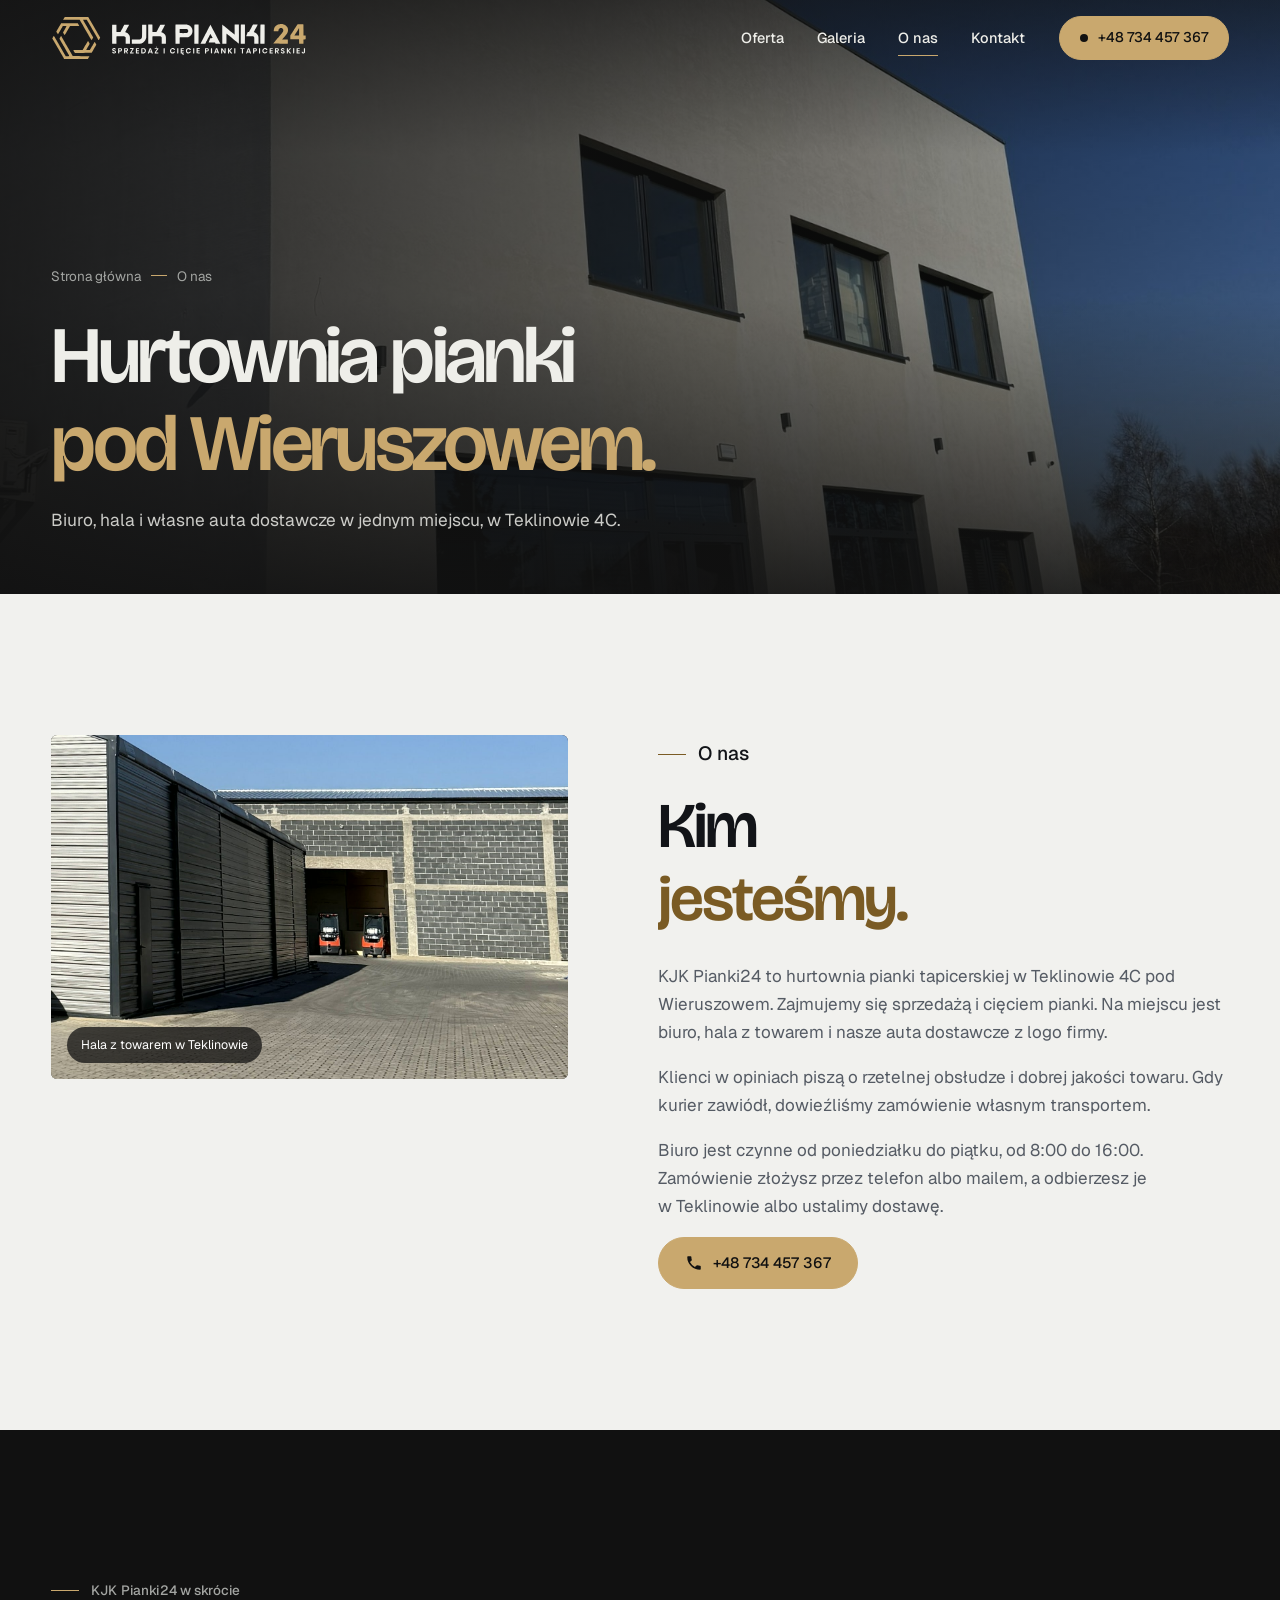
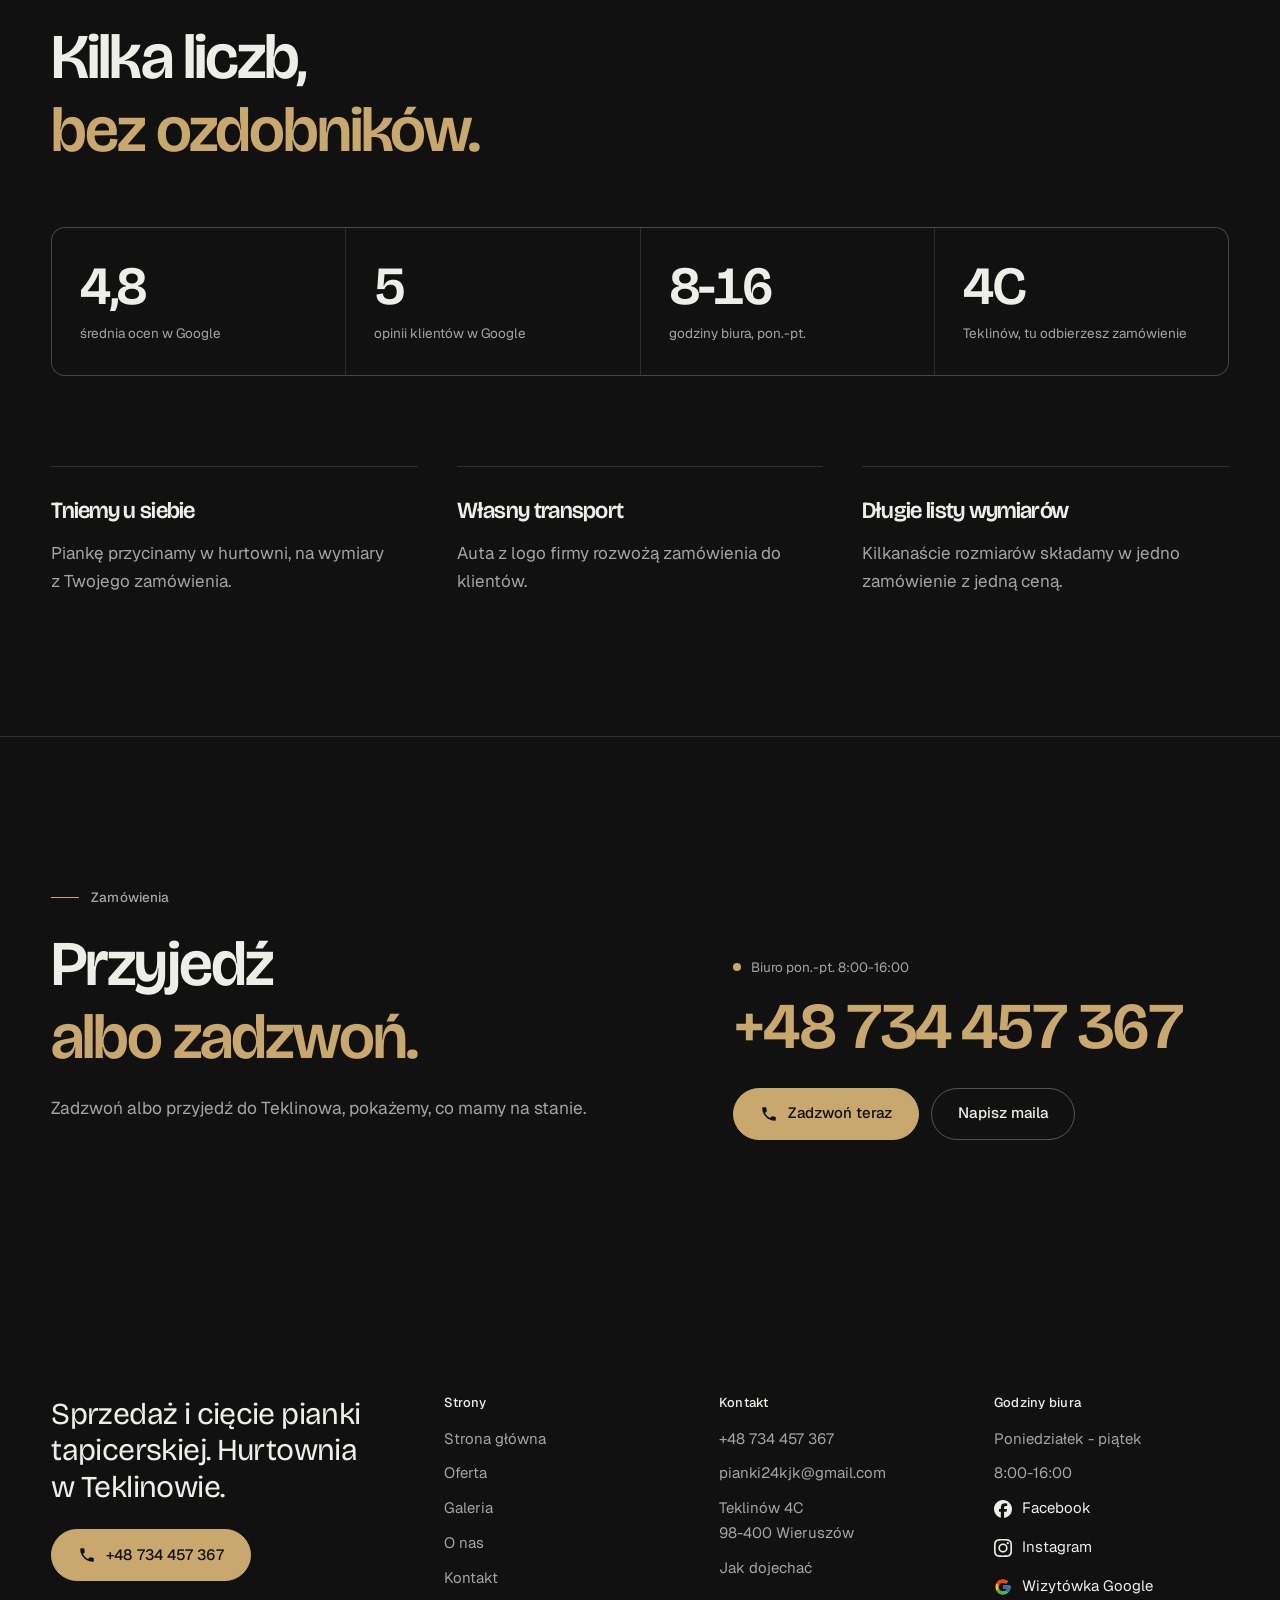
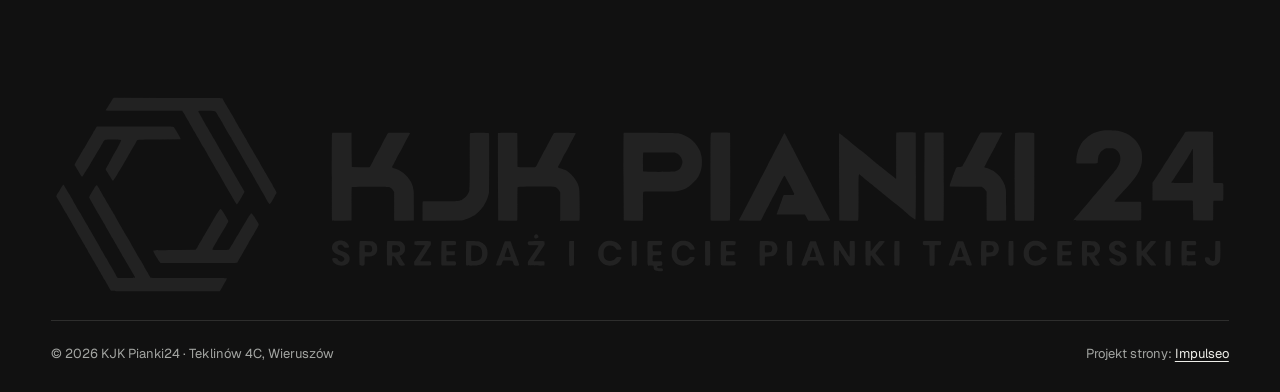
<file: o-nas.html>
<!DOCTYPE html>
<html lang="pl">
<head>
<meta charset="UTF-8">
<meta name="viewport" content="width=device-width, initial-scale=1.0">
<title>O nas - hurtownia pianki tapicerskiej w Teklinowie · KJK Pianki24</title>
<meta name="description" content="KJK Pianki24 to hurtownia pianki tapicerskiej w Teklinowie 4C pod Wieruszowem. Biuro, hala i własne auta dostawcze w jednym miejscu.">
<link rel="canonical" href="https://impulseo-pl.github.io/kjkpianki24/o-nas.html">
<meta name="robots" content="noindex, nofollow">
<meta name="theme-color" content="#111111">
<meta property="og:type" content="website">
<meta property="og:locale" content="pl_PL">
<meta property="og:site_name" content="KJK Pianki24">
<meta property="og:title" content="O nas - hurtownia pianki tapicerskiej w Teklinowie · KJK Pianki24">
<meta property="og:description" content="KJK Pianki24 to hurtownia pianki tapicerskiej w Teklinowie 4C pod Wieruszowem. Biuro, hala i własne auta dostawcze w jednym miejscu.">
<meta property="og:url" content="https://impulseo-pl.github.io/kjkpianki24/o-nas.html">
<meta property="og:image" content="https://impulseo-pl.github.io/kjkpianki24/img/og.jpg">
<meta property="og:image:width" content="1200">
<meta property="og:image:height" content="630">
<meta name="twitter:card" content="summary_large_image">
<script type="application/ld+json">{"@context": "https://schema.org", "@type": "Store", "name": "KJK Pianki24", "url": "https://impulseo-pl.github.io/kjkpianki24/", "telephone": "+48734457367", "email": "pianki24kjk@gmail.com", "image": "https://impulseo-pl.github.io/kjkpianki24/img/og.jpg", "address": {"@type": "PostalAddress", "streetAddress": "Teklinów 4C", "postalCode": "98-400", "addressLocality": "Wieruszów", "addressCountry": "PL"}, "geo": {"@type": "GeoCoordinates", "latitude": 51.3063534, "longitude": 18.1235981}, "openingHours": "Mo-Fr 08:00-16:00", "aggregateRating": {"@type": "AggregateRating", "ratingValue": "4.8", "reviewCount": "5"}, "sameAs": ["https://www.facebook.com/people/KJK-Pianki24/100085469045485/", "https://www.instagram.com/kjkpianki24/", "https://www.google.com/maps/place/KJKPianki24/@51.306564,18.1231063,17z/data=!4m6!3m5!1s0x471a9ff945ef7c53:0xb045e8f2e6f829d7!8m2!3d51.3063534!4d18.1235981!16s%2Fg%2F11tp8qrjy9"]}</script>
<script>(function(){var d=document.documentElement;d.classList.add('js');try{if(!window.matchMedia('(prefers-reduced-motion: reduce)').matches)d.classList.add('anim');}catch(e){}setTimeout(function(){if(!d.classList.contains('anim-ok'))d.classList.remove('anim');},3500);})();</script>
<link rel="preload" as="image" href="img/about.jpg" fetchpriority="high">
<link rel="preconnect" href="https://fonts.googleapis.com">
<link rel="preconnect" href="https://fonts.gstatic.com" crossorigin>
<link href="https://fonts.googleapis.com/css2?family=Bricolage+Grotesque:opsz,wght@12..96,400..700&family=Geist:wght@400..600&display=swap" rel="stylesheet">
<link rel="stylesheet" href="assets/styles.css?v=20261030">
<script src="assets/lenis.min.js?v=1.1.20" defer></script>
<script src="assets/main.js?v=20261030" defer></script>
<meta name="nb-deploy" content="4b3add470f5c">
</head>
<body>
<a class="skip" href="#tresc">Przejdź do treści</a>
<header class="site-head">
<div class="head-in">
  <a class="brand" href="index.html" aria-label="KJK Pianki 24 - strona główna">
    <span class="znak"><svg class="wm" viewBox="252 256 4764 820" role="img" aria-label="KJK Pianki 24"><g transform="translate(0,1328) scale(1,-1)"><path class="g" pathLength="1" style="--i:0" d="M299 698 c-2 -2 -4 -6 -6 -9 -2 -4 -5 -8 -6 -10 -1 -2 -2 -4 -3 -5 -1 -2 -2 -4 -4 -6 -1 -3 -3 -6 -4 -7 0 -2 -2 -4 -2 -5 -1 -1 -1 -3 1 -6 8 -13 12 -20 14 -23 1 -2 3 -5 3 -6 1 -2 3 -5 5 -7 1 -3 2 -5 3 -6 1 -2 2 -4 3 -6 2 -2 6 -10 11 -18 5 -9 9 -17 11 -19 1 -2 3 -5 3 -6 1 -2 3 -5 5 -7 1 -3 2 -5 3 -6 1 -2 2 -4 3 -6 2 -2 7 -12 13 -22 6 -10 11 -20 13 -22 1 -2 3 -5 4 -8 1 -2 3 -5 4 -7 2 -2 3 -5 4 -6 0 -1 2 -4 3 -6 2 -3 4 -6 4 -7 1 -2 3 -5 5 -7 1 -3 2 -5 3 -6 1 -2 2 -4 4 -6 1 -3 3 -6 4 -7 0 -2 2 -5 3 -7 2 -2 6 -10 11 -18 5 -9 9 -17 11 -19 1 -2 3 -5 3 -6 1 -2 3 -5 4 -7 2 -3 4 -6 4 -7 1 -2 3 -5 5 -7 1 -3 2 -5 3 -6 1 -2 2 -4 3 -6 2 -3 4 -6 5 -7 0 -2 2 -5 3 -7 2 -2 5 -7 7 -11 2 -5 5 -10 7 -12 1 -2 2 -4 3 -5 0 -2 5 -10 9 -16 1 -2 3 -5 3 -6 1 -2 3 -5 4 -7 2 -3 3 -5 4 -6 0 -2 2 -3 3 -4 2 -2 8 -2 221 -2 l219 0 1 2 c1 2 3 4 4 6 0 1 2 4 4 7 1 2 3 5 4 7 0 1 2 4 3 6 13 22 14 24 11 25 0 1 -70 1 -153 1 -115 0 -153 0 -154 1 -1 1 -2 3 -3 5 -1 2 -3 5 -4 6 -1 2 -4 8 -8 14 -4 6 -7 13 -9 15 -1 2 -3 5 -3 7 -1 1 -3 4 -4 7 -3 4 -5 8 -7 12 -1 1 -3 4 -5 7 -1 2 -3 5 -4 7 0 1 -2 4 -3 6 -2 2 -7 12 -13 22 -6 10 -11 20 -13 22 -1 2 -3 5 -3 7 -1 1 -3 4 -4 7 -2 2 -4 5 -4 7 -1 1 -3 4 -4 6 -1 1 -3 4 -4 7 -6 9 -6 11 -8 14 -1 1 -3 4 -4 6 0 1 -2 4 -3 6 -2 2 -8 14 -15 25 -7 12 -13 24 -15 26 -1 2 -3 5 -3 7 -1 1 -3 4 -4 7 -2 2 -4 5 -4 7 -1 1 -3 4 -4 7 -2 2 -3 4 -4 6 -1 1 -2 3 -3 6 -2 2 -4 5 -5 7 0 1 -2 4 -3 6 -2 2 -9 15 -17 29 -8 14 -15 27 -17 29 -1 2 -3 5 -3 7 -4 6 -10 15 -11 15 -1 0 -3 -2 -6 -5 -4 -7 -5 -9 -7 -12 -1 -2 -3 -5 -5 -7 -1 -3 -2 -5 -3 -6 -1 -2 -2 -4 -3 -6 -2 -3 -4 -6 -5 -9 l-2 -4 2 -4 c1 -3 3 -6 4 -8 2 -3 4 -6 4 -7 1 -2 3 -5 4 -7 2 -3 4 -6 4 -7 1 -2 3 -5 4 -7 2 -3 4 -6 4 -7 1 -2 3 -5 4 -7 2 -3 4 -6 4 -7 1 -2 3 -5 4 -7 2 -3 4 -6 4 -7 1 -2 3 -5 4 -7 2 -3 4 -6 4 -7 1 -2 3 -5 5 -7 1 -3 2 -5 3 -6 1 -2 2 -4 4 -6 1 -3 3 -6 4 -7 0 -2 2 -5 3 -7 2 -2 7 -12 13 -22 6 -10 11 -20 13 -22 1 -2 3 -5 3 -6 1 -2 3 -5 4 -7 2 -3 4 -6 4 -7 1 -2 3 -5 5 -7 1 -3 2 -5 3 -6 1 -2 2 -4 3 -6 2 -3 4 -6 5 -7 0 -2 2 -5 3 -7 2 -2 5 -7 7 -11 2 -5 5 -10 7 -12 1 -2 3 -5 3 -6 1 -2 3 -5 4 -7 3 -5 5 -9 12 -20 4 -6 7 -13 9 -15 1 -2 2 -4 3 -5 1 -2 2 -4 3 -6 2 -2 4 -7 7 -11 2 -4 5 -8 5 -9 3 -4 1 -5 -20 -5 -27 -1 -47 -1 -49 0 -1 1 -5 6 -7 10 0 1 -2 4 -3 7 -2 2 -4 5 -4 7 -1 1 -3 4 -4 7 -2 2 -4 5 -4 7 -1 1 -3 4 -4 7 -2 2 -3 5 -4 6 -1 1 -3 4 -4 6 -2 4 -4 8 -8 15 -1 2 -3 5 -4 7 -1 1 -3 4 -4 6 0 1 -2 4 -4 7 -1 2 -3 5 -4 7 0 1 -2 4 -3 6 -2 2 -10 17 -19 33 -9 15 -17 30 -19 32 -1 2 -3 5 -3 7 -1 1 -3 4 -4 7 -2 2 -4 5 -4 7 -1 1 -3 4 -5 7 -1 2 -2 4 -3 6 -1 1 -2 3 -3 6 -2 2 -4 5 -5 7 0 1 -2 4 -3 6 -2 2 -5 9 -9 15 -4 6 -7 13 -9 15 -1 2 -3 5 -3 7 -1 1 -3 4 -4 6 -1 1 -3 4 -4 6 -2 3 -17 30 -21 36 -1 2 -3 5 -3 7 -1 1 -3 4 -4 7 -2 2 -3 4 -4 6 -1 1 -2 3 -3 6 -3 4 -11 17 -13 21 -1 2 -3 5 -4 7 -1 1 -3 5 -5 8 -4 7 -5 8 -8 4z"/><path class="g" pathLength="1" style="--i:1" d="M438 936 c0 0 -3 -3 -5 -7 -2 -3 -4 -7 -5 -9 -1 -1 -3 -4 -4 -5 0 -2 -2 -5 -3 -7 -2 -2 -4 -7 -7 -11 -2 -4 -5 -9 -6 -10 -1 -2 -3 -5 -4 -7 -3 -5 -14 -25 -16 -28 -1 -1 -3 -4 -4 -6 -2 -4 -10 -17 -13 -22 -1 -2 -2 -4 -3 -5 -1 -2 -2 -4 -3 -6 -2 -2 -4 -7 -7 -11 -5 -9 -6 -11 -8 -14 -2 -3 -3 -8 -1 -10 0 0 2 -2 3 -4 3 -6 6 -11 8 -14 1 -2 4 -7 6 -11 3 -4 5 -8 6 -9 1 -3 5 -7 6 -7 1 0 8 10 10 15 0 0 2 3 4 6 2 3 4 6 4 7 1 1 2 4 4 6 2 2 3 5 4 7 1 1 2 3 4 6 1 2 3 5 4 7 1 2 3 5 4 7 1 1 4 6 6 10 2 3 5 8 7 11 1 2 2 4 3 6 1 1 2 3 3 5 2 2 4 7 7 11 4 7 5 9 10 17 1 2 4 8 8 14 10 17 6 15 30 16 26 0 45 -1 46 -3 0 -1 -5 -11 -13 -26 -2 -3 -4 -9 -6 -12 -2 -3 -5 -9 -7 -12 -2 -4 -5 -9 -6 -10 0 -2 -2 -5 -4 -7 -1 -3 -3 -6 -4 -8 -1 -3 -3 -6 -4 -8 -2 -3 -3 -5 -4 -6 0 -2 -4 -8 -8 -15 -4 -7 -7 -13 -7 -13 0 -1 2 -5 8 -14 1 -2 3 -5 3 -6 1 -2 3 -5 4 -6 1 -2 3 -5 4 -6 5 -10 10 -16 11 -15 1 0 8 11 13 19 1 2 3 5 4 6 1 2 4 8 8 14 4 6 7 12 8 14 1 1 3 4 4 6 3 5 10 17 12 21 1 1 3 4 4 6 0 1 2 4 4 7 1 2 3 5 4 7 0 1 2 4 3 6 2 2 7 12 13 22 6 10 11 20 13 22 1 2 3 5 3 7 3 5 5 7 6 8 1 1 24 2 87 2 l87 1 0 2 c0 1 -1 3 -2 5 -1 1 -2 4 -3 5 -2 5 -9 16 -10 17 0 1 -1 2 -1 2 0 1 -1 2 -2 4 -1 1 -3 5 -5 7 -6 10 3 9 -81 9 -85 1 -232 1 -234 0z"/><path class="g" pathLength="1" style="--i:2" d="M503 1050 c-1 -1 -3 -3 -3 -4 -1 -3 -3 -5 -12 -20 -3 -6 -7 -11 -7 -12 -1 -2 -3 -5 -5 -7 -2 -3 -3 -6 -3 -6 1 -1 43 -1 155 -1 l155 0 2 -4 c5 -7 8 -12 11 -18 1 -2 3 -5 4 -7 2 -3 4 -6 4 -7 1 -2 3 -5 5 -7 1 -3 2 -5 3 -6 1 -2 2 -4 3 -6 2 -2 9 -15 17 -29 8 -14 15 -27 17 -29 1 -2 3 -5 3 -6 1 -2 3 -5 4 -7 2 -3 3 -6 4 -7 4 -7 6 -11 8 -13 1 -2 3 -5 4 -6 0 -2 2 -5 3 -7 2 -2 9 -15 17 -29 8 -14 15 -27 17 -29 1 -2 3 -5 3 -6 1 -2 3 -5 4 -7 2 -3 3 -6 4 -7 1 -1 3 -4 4 -6 1 -3 3 -6 4 -7 1 -1 2 -4 3 -6 2 -2 9 -15 17 -29 8 -14 15 -27 17 -29 1 -2 3 -5 3 -6 1 -2 3 -5 4 -7 2 -3 3 -6 4 -7 1 -1 3 -4 4 -6 1 -3 3 -6 4 -7 1 -1 2 -4 3 -6 2 -2 4 -6 6 -10 6 -10 9 -15 11 -15 1 0 6 6 8 11 1 1 3 4 4 5 3 6 19 33 19 34 0 1 -4 8 -7 13 -1 1 -4 7 -8 13 -4 6 -7 13 -9 15 -1 2 -3 5 -4 7 -1 3 -2 4 -6 11 -2 2 -5 9 -9 15 -4 6 -7 13 -9 15 -1 2 -3 5 -3 7 -1 1 -3 4 -4 7 -2 2 -3 5 -4 6 -4 7 -6 11 -8 14 -1 1 -3 4 -4 6 0 1 -2 4 -3 6 -2 2 -6 10 -11 19 -5 8 -9 16 -11 18 -1 2 -3 5 -3 7 -1 1 -3 4 -4 7 -2 2 -4 5 -4 7 -1 1 -3 4 -4 7 -3 4 -5 8 -7 12 -1 1 -3 4 -5 7 -1 2 -3 5 -4 7 0 1 -2 4 -3 6 -2 2 -9 15 -17 29 -8 14 -15 27 -17 29 -1 2 -3 5 -3 7 -1 1 -3 4 -4 7 -2 2 -4 5 -4 7 -1 1 -3 4 -4 7 -7 11 -9 10 30 10 37 -1 35 -1 41 -11 2 -3 4 -7 5 -9 3 -5 6 -9 10 -16 2 -4 5 -9 7 -11 1 -3 2 -5 3 -6 1 -2 2 -4 3 -6 4 -7 19 -33 23 -40 2 -3 4 -6 4 -7 1 0 2 -2 3 -3 0 -2 2 -5 3 -7 2 -3 4 -6 4 -7 1 -2 3 -5 5 -7 1 -3 2 -5 3 -6 1 -2 2 -4 4 -6 1 -3 3 -6 4 -7 0 -2 2 -5 3 -7 2 -2 7 -12 13 -22 6 -10 11 -20 13 -22 1 -2 3 -5 3 -6 1 -2 3 -5 4 -7 2 -3 3 -5 4 -6 1 -2 2 -4 3 -6 2 -3 4 -6 5 -7 0 -2 2 -5 3 -7 2 -2 6 -10 11 -18 4 -8 9 -15 9 -16 1 -1 3 -6 6 -11 3 -5 6 -11 8 -13 1 -2 3 -5 3 -6 1 -2 3 -5 4 -7 2 -3 4 -6 4 -7 1 -2 3 -5 4 -7 2 -3 4 -6 4 -7 1 -2 3 -5 4 -7 2 -3 7 -12 12 -22 7 -12 11 -17 12 -17 2 0 5 4 11 13 4 7 5 10 9 16 1 2 3 5 3 7 1 1 2 3 3 3 0 1 1 3 2 4 1 4 0 6 -13 28 -1 2 -3 5 -3 7 -1 1 -3 4 -4 7 -2 2 -3 5 -4 6 -1 1 -3 4 -4 7 -1 2 -3 5 -4 6 -1 1 -2 4 -4 7 -1 2 -3 5 -4 7 0 1 -2 4 -3 6 -2 2 -6 10 -11 19 -5 8 -9 16 -11 18 -1 2 -3 5 -3 7 -1 1 -3 4 -4 7 -2 2 -4 5 -4 7 -1 1 -3 4 -5 7 -1 2 -2 4 -3 6 -1 1 -2 3 -3 5 -2 2 -8 14 -15 25 -7 12 -13 24 -15 26 -1 2 -3 5 -3 7 -1 1 -3 4 -4 7 -2 2 -3 5 -4 6 -1 1 -3 4 -4 7 -1 2 -3 5 -4 6 -1 1 -2 4 -4 7 -1 2 -3 5 -4 7 0 1 -2 4 -3 6 -2 2 -5 9 -9 15 -4 6 -7 13 -9 15 -1 2 -3 5 -3 7 -1 1 -3 4 -4 7 -2 2 -4 5 -4 7 -1 1 -3 4 -4 6 -1 2 -3 4 -4 6 -1 2 -3 5 -4 7 0 1 -2 4 -3 6 -6 10 -24 40 -25 43 -1 2 -2 4 -3 5 -1 1 -53 1 -221 1 l-218 1 -3 -3z"/><path class="g" pathLength="1" style="--i:3" d="M936 602 c-3 -2 -10 -14 -15 -22 -3 -6 -5 -9 -9 -15 -1 -2 -4 -8 -8 -14 -4 -6 -7 -12 -8 -14 -1 -1 -3 -4 -4 -6 -1 -3 -20 -34 -25 -43 -1 -2 -2 -5 -3 -6 -4 -7 -6 -11 -8 -13 -1 -2 -3 -5 -4 -6 0 -2 -2 -5 -4 -7 -1 -3 -3 -6 -3 -7 -1 -2 -3 -5 -5 -7 l-3 -4 -70 -1 c-85 -1 -100 -1 -101 -3 -1 -1 3 -10 7 -17 2 -2 3 -5 4 -6 0 -1 2 -4 3 -5 1 -2 3 -5 4 -7 1 -3 3 -5 4 -6 0 -1 2 -3 4 -5 l3 -4 154 0 c123 0 155 0 156 1 1 1 2 3 3 5 1 1 2 4 4 7 1 2 3 5 4 7 0 1 2 4 3 6 2 2 8 14 15 26 7 11 13 23 15 25 1 2 3 5 3 7 1 1 3 4 4 7 2 2 3 5 4 6 1 1 3 4 4 7 1 2 3 5 4 6 1 1 2 4 4 7 1 2 3 5 4 7 0 1 2 4 3 6 15 25 15 26 11 32 -5 8 -6 9 -6 10 0 0 -2 3 -4 6 -2 3 -4 6 -4 7 0 0 -1 2 -2 3 -1 0 -2 2 -2 2 0 2 -8 12 -10 12 -1 0 -5 -6 -13 -19 -3 -5 -5 -9 -6 -10 0 -1 -3 -5 -5 -8 -2 -4 -5 -9 -6 -10 -1 -2 -4 -7 -6 -10 -2 -4 -5 -9 -6 -10 -1 -2 -3 -5 -4 -7 -3 -5 -10 -17 -12 -20 -1 -2 -3 -5 -4 -7 -2 -4 -10 -17 -11 -19 -1 -2 -3 -5 -5 -8 -2 -3 -4 -6 -4 -7 -1 -1 -2 -3 -4 -6 -4 -8 -4 -8 -24 -8 -27 -1 -47 0 -47 2 0 2 2 6 7 15 1 2 3 5 4 6 1 1 2 4 3 6 2 2 5 7 7 12 2 4 5 9 7 11 1 2 2 4 3 6 1 1 2 3 3 6 2 2 5 7 7 11 2 3 5 8 6 10 1 1 3 4 4 6 1 1 4 6 6 11 2 4 5 8 6 9 2 4 1 7 -1 11 -2 2 -3 4 -3 5 -1 1 -2 3 -3 6 -2 2 -5 7 -7 11 -8 14 -15 23 -16 23 0 0 -1 -1 -2 -2z"/><path pathLength="1" style="--i:4" d="M1389 908 c-1 -1 -1 -65 -1 -176 0 -157 0 -174 2 -175 1 -2 6 -2 39 -2 l39 1 0 67 c0 48 0 68 1 69 1 1 138 2 148 0 9 -1 15 -7 21 -17 l2 -4 0 -57 c0 -47 0 -57 1 -58 1 -1 13 -1 40 -1 l39 1 0 59 c0 56 0 60 -2 67 -1 5 -2 10 -2 11 0 1 -1 3 -2 6 -1 2 -2 4 -2 5 0 0 -2 4 -4 9 -15 27 -42 49 -69 55 -7 2 -8 4 -6 8 1 2 4 7 6 10 2 4 5 11 8 15 2 4 5 11 7 15 2 3 5 8 6 11 2 3 8 13 16 29 1 2 4 7 6 12 3 4 6 11 8 15 2 3 6 10 8 14 6 10 6 11 6 12 -1 2 -6 2 -44 2 l-43 0 -2 -3 c-2 -1 -4 -5 -6 -9 -2 -4 -5 -10 -8 -14 -2 -5 -6 -12 -8 -15 -1 -4 -5 -11 -7 -15 -3 -5 -6 -12 -8 -15 -2 -4 -6 -11 -8 -15 -3 -5 -7 -12 -9 -15 -1 -4 -5 -11 -7 -15 -3 -5 -6 -11 -8 -15 -2 -3 -4 -6 -4 -7 -1 -1 -13 -1 -38 -1 l-35 1 -1 69 0 69 -39 0 -39 0 -1 -3z"/><path pathLength="1" style="--i:5" d="M1411 473 c-11 -3 -16 -7 -20 -15 -6 -14 0 -30 14 -36 2 -1 7 -3 9 -4 3 -1 6 -2 6 -2 1 0 4 -1 8 -3 5 -3 7 -4 9 -8 l2 -5 -2 -4 c-2 -4 -6 -7 -10 -7 -6 0 -15 7 -15 10 0 3 -3 4 -10 5 -12 0 -14 -2 -11 -10 7 -20 42 -28 60 -13 12 10 13 30 1 40 -3 3 -10 7 -11 7 -1 0 -3 1 -5 2 -3 1 -8 3 -11 4 -12 5 -15 9 -13 16 1 9 16 11 22 3 4 -7 4 -7 13 -7 10 0 12 1 10 7 -5 17 -27 26 -46 20z"/><path pathLength="1" style="--i:6" d="M1501 472 c-2 -2 -2 -94 0 -96 1 -2 3 -2 9 -3 11 0 11 0 11 19 0 12 0 17 1 18 1 1 5 1 12 1 15 0 18 1 25 5 10 7 13 13 13 26 0 14 -4 21 -16 28 l-4 2 -25 1 c-19 0 -25 0 -26 -1z m43 -17 c5 -2 7 -7 7 -14 0 -6 0 -6 -3 -10 l-4 -3 -11 0 -11 1 -1 12 c0 7 0 13 0 14 1 1 19 2 23 0z"/><path pathLength="1" style="--i:7" d="M1612 471 c-2 -3 -1 -92 0 -95 1 -2 2 -2 9 -2 5 0 9 0 9 0 1 1 2 7 2 19 l1 19 2 0 c2 0 4 0 5 -1 1 -1 7 -9 8 -12 1 -2 3 -6 6 -9 2 -4 5 -9 5 -11 3 -4 6 -6 15 -6 10 1 12 2 8 8 -5 7 -14 21 -14 21 0 1 -1 3 -2 5 -3 4 -4 7 -1 8 5 1 7 3 10 6 8 7 9 10 9 22 0 9 0 10 -3 15 -4 6 -6 8 -12 12 l-5 2 -26 1 c-24 0 -25 0 -26 -2z m41 -16 c2 0 5 -2 7 -4 3 -3 4 -3 4 -10 0 -11 -5 -14 -23 -14 -6 0 -8 0 -8 2 -1 2 -1 26 0 26 1 1 16 1 20 0z"/><path pathLength="1" style="--i:8" d="M1723 472 c0 -1 -1 -4 -1 -8 0 -8 0 -8 22 -8 19 0 22 0 19 -3 0 -1 -10 -16 -21 -33 l-21 -31 0 -6 c0 -5 0 -7 1 -8 1 -1 11 -1 34 -1 36 0 34 -1 34 8 0 9 0 9 -24 9 -15 0 -20 0 -20 1 0 1 5 9 12 19 6 9 13 19 14 21 2 4 4 7 10 15 7 11 7 10 7 17 0 4 -1 7 -1 8 -2 2 -63 2 -65 0z"/><path pathLength="1" style="--i:9" d="M1832 472 c-1 0 -2 -95 0 -97 1 -1 6 -1 28 -1 l27 0 2 2 c2 2 2 4 2 7 -1 8 -2 8 -21 8 -10 0 -17 0 -17 1 -1 1 -2 21 -1 23 1 1 5 1 16 1 9 0 16 0 17 1 1 0 1 3 1 8 l0 7 -16 0 c-9 0 -17 0 -17 1 -1 1 -2 22 -1 23 1 0 9 0 18 0 11 0 18 1 19 2 1 0 1 3 2 6 0 9 1 9 -30 9 -15 0 -28 0 -29 -1z"/><path pathLength="1" style="--i:10" d="M1932 472 c-1 0 -2 -95 0 -97 1 -2 35 -2 46 0 29 4 45 30 39 62 -3 15 -13 26 -29 33 -5 2 -7 2 -30 3 -13 0 -25 0 -26 -1z m46 -19 c13 -5 18 -13 18 -29 0 -16 -4 -23 -16 -29 -6 -3 -26 -4 -27 -2 -2 2 -1 61 0 62 2 1 19 0 25 -2z"/><path pathLength="1" style="--i:11" d="M1947 909 c-1 -1 -1 -38 -1 -111 0 -117 0 -119 -5 -130 -6 -13 -16 -23 -28 -29 -11 -5 -17 -5 -89 -5 -50 0 -67 0 -68 -1 -1 -1 -1 -11 -1 -39 l0 -38 2 -1 c2 0 37 0 79 0 l77 1 9 2 c11 4 20 7 22 8 0 0 2 1 3 1 1 1 5 3 7 4 3 2 6 4 8 4 10 6 31 26 40 40 9 14 15 27 20 45 l2 10 1 118 c0 85 0 120 -1 121 -2 3 -75 3 -77 0z"/><path pathLength="1" style="--i:12" d="M2060 910 c0 -1 0 -81 0 -178 l1 -176 38 -1 c20 0 38 0 39 1 1 1 1 14 1 67 0 44 0 67 1 68 2 3 148 3 154 0 6 -3 12 -10 15 -16 l3 -5 0 -56 c0 -31 0 -56 0 -57 1 -2 3 -2 39 -2 28 0 38 0 39 1 2 2 1 112 -1 123 0 4 -1 9 -1 10 0 1 -1 4 -1 5 -1 2 -2 4 -2 6 -1 4 -9 18 -14 25 -9 13 -31 33 -40 36 -1 0 -3 1 -4 1 -2 2 -10 5 -17 6 -3 1 -6 2 -6 3 -2 2 -1 2 15 32 2 4 5 11 7 15 2 3 5 9 7 11 1 2 4 8 6 11 2 4 5 11 8 15 2 4 5 11 7 15 2 3 6 10 8 14 10 18 13 24 13 25 0 2 -85 3 -88 1 -1 -1 -3 -4 -5 -8 -2 -4 -6 -11 -8 -15 -3 -5 -6 -12 -8 -15 -2 -4 -6 -11 -8 -15 -3 -5 -6 -12 -8 -15 -2 -4 -6 -11 -8 -15 -3 -5 -6 -12 -8 -15 -2 -4 -6 -11 -8 -15 -3 -5 -6 -12 -8 -16 -2 -4 -5 -7 -6 -8 -3 -2 -70 -1 -72 0 -1 1 -1 22 -1 68 0 49 0 68 -1 69 -2 2 -77 2 -78 0z"/><path pathLength="1" style="--i:13" d="M2086 467 c-3 -7 -6 -15 -6 -17 0 0 -1 -2 -2 -4 -1 -2 -2 -5 -2 -7 -1 -2 -2 -4 -2 -5 -1 0 -2 -3 -2 -5 -1 -3 -3 -8 -4 -11 -2 -4 -4 -9 -4 -11 -1 -2 -2 -4 -2 -5 -1 -2 -2 -4 -3 -6 0 -2 -1 -4 -2 -5 0 -2 -1 -3 -1 -4 0 -1 -1 -3 -2 -6 -3 -7 -2 -8 9 -7 10 0 11 0 13 9 1 3 3 7 4 8 l2 3 17 0 c10 0 18 -1 19 -1 1 -1 5 -11 6 -15 1 -4 5 -5 14 -5 8 1 9 2 7 7 -1 6 -5 14 -7 20 -1 2 -2 5 -2 6 0 1 -1 2 -1 4 -1 1 -2 3 -3 5 0 2 -2 7 -4 11 -1 3 -3 8 -4 11 0 2 -1 5 -2 5 0 1 -1 3 -2 5 0 2 -1 5 -2 7 -1 2 -2 4 -2 4 0 1 -1 4 -2 8 l-3 6 -11 0 -12 0 -2 -5z m17 -27 c2 -5 4 -13 6 -18 5 -14 5 -13 -10 -13 l-11 1 0 3 c0 2 1 6 2 9 3 7 5 14 6 18 2 8 4 7 7 0z"/><path pathLength="1" style="--i:14" d="M2183 471 c-3 -2 -3 -10 0 -13 2 -2 3 -2 21 -2 21 0 22 0 18 -5 -1 -2 -4 -5 -5 -8 -2 -2 -4 -5 -4 -6 -2 -2 -25 -37 -29 -43 -3 -5 -3 -6 -3 -12 0 -3 0 -6 1 -7 1 -1 64 -2 66 -1 1 1 1 14 0 16 -1 1 -7 1 -22 1 -15 0 -20 0 -20 1 0 2 -2 -1 23 36 l20 30 0 6 c0 4 -1 7 -1 8 -2 2 -63 1 -65 -1z"/><path pathLength="1" style="--i:15" d="M2208 497 c-6 -10 5 -19 14 -11 3 2 3 8 0 11 -3 5 -11 4 -14 0z"/><path pathLength="1" style="--i:16" d="M2349 472 c-2 -2 -1 -96 0 -97 1 -2 17 -2 18 0 1 0 1 20 1 49 l0 49 -10 0 c-5 0 -9 0 -9 -1z"/><path pathLength="1" style="--i:17" d="M2500 473 c-31 -8 -45 -50 -26 -80 3 -4 12 -13 15 -14 1 0 2 -1 3 -1 5 -5 25 -6 36 -3 15 4 22 10 30 25 4 8 3 8 -8 9 -10 0 -10 0 -16 -8 -7 -9 -23 -11 -33 -6 -10 6 -14 13 -13 29 0 13 1 17 7 23 10 11 30 10 39 -1 2 -2 4 -5 5 -6 2 -2 3 -2 11 -2 11 1 12 1 7 11 -10 20 -33 29 -57 24z"/><path pathLength="1" style="--i:18" d="M2569 911 c-1 -1 -1 -30 -1 -178 l1 -177 38 -1 c20 0 38 0 39 1 1 1 1 12 1 58 0 50 0 57 2 58 1 2 8 2 64 2 40 0 65 0 71 1 12 2 28 7 38 12 2 2 6 4 8 5 14 8 40 36 43 46 0 2 1 3 2 4 0 1 1 2 1 3 0 0 1 2 2 4 8 16 10 55 4 73 -1 3 -2 7 -2 8 0 0 -1 2 -1 4 -1 1 -3 6 -5 10 -11 23 -32 44 -55 54 -12 6 -18 8 -30 11 -9 2 -217 3 -220 2z m211 -82 c13 -5 21 -14 25 -28 2 -8 2 -8 0 -16 -3 -15 -12 -25 -27 -30 -9 -3 -129 -3 -130 0 -2 3 -1 75 0 76 1 0 30 0 64 0 59 0 63 0 68 -2z"/><path pathLength="1" style="--i:19" d="M2602 472 c-2 -2 -1 -95 1 -97 0 -1 4 -1 8 -2 12 0 11 -4 11 51 0 35 0 47 -1 48 -2 1 -17 1 -19 0z"/><path pathLength="1" style="--i:20" d="M2667 472 c-2 -1 -2 -4 -2 -48 0 -56 -1 -51 12 -50 12 0 13 -1 13 -7 0 -11 6 -15 22 -16 15 0 16 0 16 6 -1 5 -2 6 -12 6 -8 0 -12 2 -12 5 0 3 2 4 10 4 10 1 11 2 11 10 0 9 0 9 -19 9 -12 0 -18 0 -19 1 -2 2 -1 23 1 23 0 1 8 1 16 1 17 0 17 0 17 8 0 8 1 8 -17 8 -8 0 -16 0 -16 1 -2 0 -3 21 -1 23 1 0 9 0 18 0 14 0 17 0 18 2 2 1 3 12 1 14 -2 1 -55 1 -57 0z"/><path pathLength="1" style="--i:21" d="M2797 473 c-13 -4 -23 -12 -31 -27 -4 -8 -4 -36 0 -43 1 -3 2 -5 2 -5 0 -2 7 -10 10 -14 24 -20 63 -12 76 15 4 9 3 10 -8 10 l-9 0 -3 -4 c-8 -10 -13 -12 -23 -12 -9 0 -13 1 -19 6 -8 8 -11 30 -5 41 10 19 33 21 46 4 l4 -6 9 0 10 1 0 2 c1 7 -11 22 -21 28 -10 5 -26 6 -38 4z"/><path pathLength="1" style="--i:22" d="M2899 472 c-1 -1 -1 -13 -1 -49 l0 -47 2 -1 c3 -2 15 -2 17 0 2 1 2 7 2 49 0 45 0 47 -2 48 -3 1 -16 1 -18 0z"/><path pathLength="1" style="--i:23" d="M2924 911 c-4 -1 -4 4 -4 -179 0 -172 0 -175 2 -176 3 -2 75 -1 77 0 1 2 2 352 0 354 -1 1 -6 2 -37 2 -20 0 -37 0 -38 -1z"/><path pathLength="1" style="--i:24" d="M2963 472 c-2 -2 -2 -94 0 -96 1 -2 4 -2 29 -2 31 0 30 -1 30 9 0 8 -1 8 -20 8 -12 0 -17 0 -18 1 -2 2 -1 23 1 23 0 1 8 1 16 1 17 0 17 0 17 9 0 7 0 7 -17 7 -8 0 -16 0 -16 1 -2 0 -3 21 -1 23 1 0 9 0 18 0 15 0 16 0 18 2 2 2 3 12 1 14 -2 2 -56 2 -58 0z"/><path pathLength="1" style="--i:24" d="M3120 472 c-2 -2 -2 -94 0 -97 2 -1 3 -2 10 -1 5 0 9 0 9 1 1 1 1 9 1 18 0 11 0 16 1 17 1 0 8 1 15 1 12 1 14 1 19 3 21 11 22 44 0 56 -5 2 -6 2 -29 3 -19 0 -25 0 -26 -1z m43 -17 c8 -5 9 -18 2 -25 -3 -2 -21 -4 -24 -2 -1 1 -2 26 0 27 1 2 19 1 22 0z"/><path pathLength="1" style="--i:24" d="M3218 908 c-1 0 -3 -5 -6 -11 -4 -6 -10 -19 -14 -27 -5 -9 -11 -21 -14 -27 -4 -7 -10 -19 -14 -27 -5 -9 -11 -21 -15 -27 -3 -7 -8 -17 -11 -23 -4 -7 -10 -19 -14 -27 -5 -9 -11 -21 -14 -27 -4 -7 -9 -17 -12 -23 -4 -7 -10 -19 -14 -27 -5 -9 -10 -20 -12 -23 -2 -4 -7 -13 -10 -19 -8 -14 -16 -31 -24 -46 -3 -6 -6 -12 -7 -12 -1 -1 -1 -3 -1 -4 l1 -2 42 -1 c23 0 43 0 44 1 1 0 5 8 15 29 2 3 7 12 10 19 4 6 9 16 12 23 4 6 8 14 10 19 10 17 29 55 40 77 9 16 10 17 13 9 5 -9 14 -27 21 -38 3 -7 8 -16 10 -20 2 -5 5 -9 5 -10 1 -1 1 -2 1 -3 -1 -2 -3 -2 -22 -2 l-21 0 -2 -2 c-1 -3 -4 -9 -7 -20 -1 -3 -3 -8 -4 -11 -2 -4 -4 -9 -4 -11 -1 -3 -3 -8 -4 -11 -2 -4 -4 -10 -5 -12 0 -3 -1 -5 -2 -6 -1 0 -1 -1 -1 -3 l0 -3 57 0 57 0 2 -4 c3 -4 5 -8 7 -13 1 -2 3 -4 4 -6 l2 -2 42 0 c23 0 43 0 43 1 3 0 2 3 0 6 -1 0 -2 2 -2 3 0 1 0 2 -1 2 0 1 -3 6 -6 12 -3 6 -7 13 -8 15 -2 2 -6 11 -11 20 -4 8 -10 20 -14 27 -3 6 -9 18 -14 27 -4 8 -10 20 -14 27 -3 6 -9 18 -14 27 -4 8 -10 20 -14 27 -3 6 -8 16 -12 23 -25 48 -31 59 -40 77 -3 6 -8 16 -12 23 -18 34 -20 39 -22 36z"/><path pathLength="1" style="--i:24" d="M3231 471 c-3 -2 -3 -92 0 -95 3 -4 14 -4 18 0 l2 2 0 46 c0 53 1 49 -11 49 -6 0 -8 0 -9 -2z"/><path pathLength="1" style="--i:24" d="M3322 469 c-1 -2 -2 -4 -2 -5 0 -1 -1 -3 -2 -5 -1 -2 -2 -5 -2 -7 -1 -2 -2 -4 -2 -5 -1 0 -2 -3 -2 -5 -1 -3 -3 -8 -4 -11 -2 -4 -4 -9 -4 -10 -1 -2 -2 -5 -2 -6 -1 -2 -2 -5 -3 -7 -1 -2 -2 -6 -4 -10 -1 -4 -3 -9 -4 -11 0 -3 -1 -5 -2 -6 -1 0 -1 -6 0 -7 1 0 5 -1 9 -1 10 1 11 2 14 13 3 7 4 8 22 8 21 0 20 0 23 -9 4 -11 4 -11 13 -11 11 -1 13 1 9 11 -1 2 -2 5 -3 7 0 1 -2 6 -4 10 -1 3 -3 8 -4 11 0 2 -1 5 -2 5 0 1 -1 3 -1 5 -1 2 -2 4 -3 6 0 1 -1 3 -2 5 0 2 -2 7 -4 11 -1 3 -3 8 -4 11 -3 9 -5 14 -5 15 -1 1 -4 1 -12 1 l-11 0 -2 -3z m15 -26 c1 -2 2 -6 3 -8 0 -2 2 -8 4 -11 1 -4 2 -9 2 -11 l1 -3 -12 -1 c-8 0 -13 0 -13 1 0 1 1 5 2 9 2 5 4 10 4 12 1 2 2 5 3 7 0 1 1 3 1 4 0 6 3 6 5 1z"/><path pathLength="1" style="--i:24" d="M3420 472 c-2 -2 -2 -95 1 -97 1 -2 15 -2 18 0 1 1 1 7 1 31 0 33 0 35 6 25 1 -3 3 -7 4 -8 2 -2 4 -5 6 -8 12 -20 26 -40 28 -41 4 -1 17 0 19 2 2 2 2 94 0 96 -2 1 -17 1 -19 0 -1 -1 -1 -10 -1 -32 0 -18 0 -31 -1 -31 0 0 -2 3 -5 6 -2 3 -5 7 -6 10 -2 2 -3 4 -3 5 0 0 -1 1 -2 2 0 1 -2 2 -2 3 -1 2 -6 10 -13 20 l-11 18 -10 0 c-6 0 -9 0 -10 -1z"/><path pathLength="1" style="--i:24" d="M3548 472 c-2 -2 -1 -95 1 -97 1 -2 15 -2 18 0 1 1 1 5 1 21 0 22 0 22 8 12 11 -15 25 -32 28 -33 1 -1 4 -2 9 -1 4 0 9 0 10 0 1 0 2 1 2 2 0 1 -15 20 -34 43 -2 2 -3 4 -3 5 0 2 9 13 15 20 3 4 9 10 13 15 3 4 6 7 7 8 1 1 2 2 2 3 0 2 -1 3 -9 3 -13 0 -13 0 -21 -10 -5 -5 -12 -14 -16 -19 -5 -6 -9 -11 -10 -11 -1 0 -1 3 -1 19 0 13 0 19 -1 20 -2 1 -17 1 -19 0z"/><path pathLength="1" style="--i:24" d="M3665 472 c-2 -2 -2 -95 0 -97 1 0 5 -1 9 -1 12 -1 11 -6 11 49 0 36 0 48 -1 49 -2 1 -17 1 -19 0z"/><path pathLength="1" style="--i:24" d="M3672 912 c-1 -1 -1 -27 -1 -94 0 -51 0 -93 0 -93 -1 0 -70 55 -90 71 -5 4 -38 32 -51 42 -17 13 -54 44 -56 46 -2 2 -5 4 -7 5 -1 1 -8 6 -13 11 -11 9 -13 10 -14 7 0 -1 0 -80 0 -176 l1 -175 37 -1 c29 0 38 0 39 1 2 1 2 7 2 94 0 103 0 97 7 90 2 -2 13 -11 25 -21 24 -19 22 -17 31 -25 36 -29 54 -44 55 -45 0 0 5 -4 11 -9 19 -15 52 -41 54 -43 1 -1 4 -4 7 -6 3 -3 6 -5 7 -6 3 -4 31 -25 33 -25 1 1 2 9 2 175 0 129 0 176 -1 177 -2 2 -76 2 -78 0z"/><path pathLength="1" style="--i:24" d="M3780 472 c-1 0 -1 -2 -1 -7 0 -9 1 -9 14 -9 9 0 11 0 12 -1 1 -1 1 -17 1 -40 0 -45 -1 -42 11 -42 11 1 10 -2 10 43 0 34 0 39 1 40 1 0 5 1 11 0 13 0 14 0 14 8 1 10 4 9 -36 9 -20 0 -36 0 -37 -1z"/><path pathLength="1" style="--i:24" d="M3788 911 l-2 -1 -1 -176 c0 -165 0 -177 2 -178 2 -1 76 -2 76 0 2 2 1 353 0 355 -1 1 -70 1 -75 0z"/><path pathLength="1" style="--i:24" d="M3918 468 c-1 -2 -2 -4 -2 -5 0 0 -1 -2 -2 -4 0 -2 -2 -5 -2 -7 -1 -3 -3 -8 -4 -11 -2 -4 -4 -9 -4 -11 -1 -2 -2 -4 -2 -5 -1 -2 -2 -4 -3 -6 0 -2 -1 -4 -1 -5 -1 0 -2 -3 -2 -5 -1 -3 -3 -8 -4 -11 -2 -4 -4 -9 -4 -11 -1 -2 -2 -4 -3 -5 -1 -3 -1 -7 0 -8 1 0 5 0 9 -1 8 0 8 1 11 3 2 3 4 9 4 12 0 0 1 2 2 3 3 3 3 3 20 3 17 0 21 -1 21 -5 0 -2 4 -13 6 -14 1 -1 13 -2 17 -1 3 0 3 4 -1 13 -2 7 -5 13 -8 23 -1 3 -3 7 -4 9 0 1 -1 4 -2 6 0 1 -1 3 -2 5 0 1 -1 3 -2 5 0 2 -2 7 -4 11 -1 3 -3 8 -4 11 0 2 -1 5 -2 5 0 1 -1 3 -1 4 -2 6 -2 6 -14 6 l-11 0 -2 -4z m15 -24 c1 -2 2 -6 3 -8 1 -6 5 -16 7 -20 2 -6 1 -6 -12 -7 -14 0 -14 0 -10 10 1 4 2 9 3 11 1 2 2 5 2 7 1 1 2 4 2 5 0 2 2 5 3 5 0 0 1 -1 2 -3z"/><path pathLength="1" style="--i:24" d="M4012 909 c-2 -1 -4 -6 -7 -10 -4 -7 -12 -24 -19 -35 -3 -7 -9 -19 -15 -29 -5 -10 -11 -21 -16 -30 -2 -4 -6 -12 -9 -16 -9 -17 -6 -15 -19 -16 -12 -1 -13 -1 -15 -8 -1 -2 -3 -8 -4 -11 -2 -4 -4 -9 -4 -11 -1 -2 -2 -4 -3 -5 0 -2 -1 -3 -1 -4 0 -2 -1 -4 -2 -6 -1 -2 -2 -5 -2 -6 0 -1 -1 -3 -2 -5 -1 -2 -2 -5 -2 -6 0 0 -1 -3 -2 -5 -1 -2 -2 -6 -2 -8 l0 -4 64 -1 65 0 4 -3 c6 -4 9 -7 13 -13 l3 -4 0 -58 c0 -56 0 -58 2 -59 1 -1 15 -1 39 -1 l38 1 0 60 c0 58 0 61 -2 69 -1 4 -2 8 -2 9 0 2 -1 3 -1 5 -1 1 -2 2 -2 3 0 2 -6 14 -11 21 -7 12 -23 27 -34 34 -10 6 -22 11 -28 12 -8 1 -10 3 -6 8 1 1 2 4 4 7 1 2 4 9 7 14 3 5 6 11 7 13 2 3 5 9 15 27 2 4 5 11 8 15 2 4 5 11 7 15 2 3 6 10 8 15 3 4 6 11 8 15 2 4 4 7 5 8 2 0 1 5 0 5 -1 1 -21 1 -43 1 l-42 0 -2 -3z"/><path pathLength="1" style="--i:24" d="M4016 472 c-2 -2 -2 -94 0 -97 2 -1 3 -2 10 -1 5 0 9 0 9 1 1 1 1 9 1 18 0 11 0 16 1 17 1 0 8 1 15 1 12 1 14 1 19 3 21 11 22 44 0 56 -5 2 -6 2 -29 3 -19 0 -25 0 -26 -1z m44 -18 c8 -6 8 -17 1 -24 -3 -2 -21 -4 -24 -2 -1 1 -2 26 0 27 0 1 5 1 11 1 8 0 10 0 12 -2z"/><path pathLength="1" style="--i:24" d="M4127 472 c-2 -1 -2 -95 0 -97 3 -2 14 -2 17 0 2 1 2 2 2 49 0 38 0 47 -1 48 -2 1 -16 1 -18 0z"/><path pathLength="1" style="--i:24" d="M4153 910 c-3 -2 -3 -352 -1 -354 2 -1 73 -2 76 0 2 1 2 4 2 177 l0 176 -2 1 c-4 3 -73 3 -75 0z"/><path pathLength="1" style="--i:24" d="M4222 473 c-14 -3 -25 -14 -32 -29 -4 -8 -4 -32 0 -40 8 -20 24 -31 45 -31 20 0 36 10 43 26 5 9 4 9 -8 10 l-8 0 -5 -5 c-6 -8 -12 -11 -21 -11 -12 0 -19 4 -25 15 -4 7 -4 24 0 31 5 10 14 16 24 16 10 0 17 -4 26 -16 2 -2 17 -1 19 0 4 5 -10 24 -21 30 -9 5 -25 6 -37 4z"/><path pathLength="1" style="--i:24" d="M4324 472 c-1 0 -2 -95 0 -97 1 -1 6 -1 28 -1 32 0 30 -1 30 9 0 8 0 8 -20 8 -11 0 -17 0 -18 1 -1 2 -1 21 0 23 1 1 5 1 17 1 17 0 17 0 17 9 l0 7 -16 0 c-9 0 -17 0 -17 1 -2 1 -2 22 -1 23 1 0 9 0 18 0 11 0 18 1 19 2 2 1 2 12 0 14 -1 1 -53 2 -57 0z"/><path pathLength="1" style="--i:24" d="M4424 472 c-2 -1 -2 -96 1 -98 2 -1 16 -1 17 1 1 1 1 7 1 18 0 18 1 19 5 19 3 0 4 -1 17 -22 0 -1 2 -5 4 -8 5 -8 6 -9 18 -9 9 1 10 1 4 10 -2 3 -5 8 -7 12 -2 3 -5 8 -7 10 -4 7 -4 9 1 10 5 2 12 8 15 14 8 15 1 33 -14 41 -4 2 -6 2 -29 3 -13 0 -25 0 -26 -1z m40 -17 c2 0 5 -2 7 -4 6 -6 6 -14 1 -19 l-3 -4 -12 -1 c-11 0 -12 0 -13 2 -1 2 -1 24 0 26 1 1 14 1 20 0z"/><path class="g" pathLength="1" style="--i:24" d="M4509 920 c-15 -2 -38 -9 -48 -15 -19 -12 -33 -25 -42 -39 -3 -6 -10 -20 -11 -23 -1 -2 -2 -6 -2 -8 -5 -14 -8 -45 -5 -47 1 -1 20 -1 42 -1 46 0 44 -1 44 9 0 8 2 19 3 22 0 1 2 4 4 7 4 9 12 16 20 20 6 3 7 3 21 3 13 0 14 0 19 -2 24 -11 31 -40 17 -66 -1 -2 -2 -4 -3 -6 -3 -5 -4 -7 -10 -15 -3 -4 -6 -7 -6 -8 0 0 -1 -2 -3 -4 -2 -2 -7 -8 -11 -12 -4 -5 -10 -13 -14 -17 -4 -4 -10 -11 -14 -16 -4 -5 -9 -12 -12 -15 -3 -3 -8 -9 -12 -14 -4 -5 -9 -11 -11 -13 -3 -3 -8 -9 -12 -14 -4 -5 -11 -13 -15 -18 -4 -5 -14 -17 -22 -25 -7 -9 -18 -22 -24 -29 -6 -7 -11 -13 -12 -14 0 0 -1 -1 -1 -2 0 -2 3 -2 136 -2 85 0 137 0 137 1 1 0 1 17 1 37 0 20 0 37 -1 37 0 1 -21 1 -53 1 -30 0 -53 0 -54 1 -1 1 -1 1 4 7 13 15 21 23 29 32 4 5 14 15 20 22 36 39 52 66 57 97 2 15 1 41 -3 50 -1 3 -2 5 -2 6 0 0 -2 5 -4 9 -16 32 -43 52 -84 62 -11 2 -48 4 -63 2z"/><path pathLength="1" style="--i:24" d="M4554 473 c-26 -7 -30 -37 -7 -50 3 -2 5 -3 6 -3 1 0 3 -1 5 -2 3 -1 7 -3 11 -4 8 -3 12 -7 12 -13 0 -9 -9 -15 -17 -10 -4 2 -8 5 -8 7 0 4 -10 7 -20 5 -4 0 -4 -3 -1 -10 7 -16 29 -24 48 -18 25 7 29 38 6 51 -2 1 -5 2 -5 2 -1 0 -3 1 -5 2 -2 1 -5 2 -5 2 -1 0 -3 1 -5 2 -2 1 -5 2 -5 2 -3 0 -8 5 -9 9 -4 12 16 19 22 7 4 -6 5 -6 13 -6 12 0 13 2 8 11 -7 15 -25 21 -44 16z"/><path pathLength="1" style="--i:24" d="M4645 472 c-2 -1 -1 -97 0 -98 2 -1 17 -1 18 1 1 1 1 8 1 21 0 14 1 20 2 20 0 0 8 -9 16 -19 19 -25 17 -24 30 -23 8 0 11 0 11 1 0 1 -14 20 -17 22 -2 2 -22 27 -22 28 0 0 3 3 6 7 2 3 8 9 12 14 4 5 10 12 14 16 9 10 9 10 -3 11 -5 0 -10 0 -12 0 -1 -1 -7 -8 -14 -16 -7 -9 -13 -17 -15 -18 -1 -1 -3 -4 -4 -5 -3 -4 -4 -2 -4 18 0 10 0 19 0 20 -1 1 -18 2 -19 0z"/><path pathLength="1" style="--i:24" d="M4763 471 c-3 -2 -3 -92 -1 -95 1 -2 3 -2 9 -3 12 0 11 -4 11 50 0 34 0 48 -1 49 -2 2 -16 2 -18 -1z"/><path pathLength="1" style="--i:24" d="M4827 472 c-2 -1 -2 -95 0 -97 2 -2 56 -2 57 0 1 2 1 13 0 15 -1 1 -7 1 -19 1 -10 0 -17 0 -18 1 -1 2 0 22 1 23 0 1 8 1 17 1 l16 1 0 7 0 8 -16 0 c-9 0 -17 1 -17 1 -2 1 -2 21 0 22 1 1 6 1 17 1 10 0 17 0 18 1 3 1 3 14 0 15 -2 1 -54 1 -56 0z"/><path class="g" pathLength="1" style="--i:24" d="M4843 915 c-1 0 -4 -3 -6 -7 -2 -4 -7 -12 -11 -17 -3 -5 -6 -9 -6 -10 0 0 -4 -5 -16 -24 -2 -3 -4 -6 -4 -7 0 0 -1 -2 -2 -2 -1 -1 -2 -3 -2 -3 0 0 -2 -4 -5 -8 -8 -13 -14 -22 -15 -24 0 0 -3 -5 -7 -11 -11 -16 -16 -24 -17 -26 0 0 -3 -5 -7 -11 -11 -17 -16 -24 -17 -26 0 -1 -8 -13 -16 -24 l-4 -6 0 -36 c0 -19 0 -36 0 -36 1 0 37 0 81 0 67 0 81 0 82 -1 1 -1 1 -14 1 -41 l1 -38 39 -1 c23 0 41 0 41 1 1 0 1 17 1 39 0 26 0 38 1 39 1 1 5 1 19 1 10 0 18 0 19 1 2 1 2 3 2 34 0 20 0 34 -1 35 -1 1 -4 2 -19 2 -11 0 -19 1 -20 1 -1 1 -1 22 -1 103 0 94 0 102 -2 103 -1 1 -105 2 -109 0z m29 -138 c0 -37 0 -68 -1 -68 -1 -1 -85 -1 -86 0 -1 1 -1 2 0 3 3 2 15 21 15 22 0 0 1 2 2 3 1 0 2 2 2 2 0 1 8 13 32 49 4 7 8 13 8 13 0 0 1 1 2 2 0 1 2 2 2 3 1 2 2 4 3 6 10 15 17 28 17 31 1 1 2 2 3 2 1 0 1 -5 1 -68z"/><path pathLength="1" style="--i:24" d="M4963 472 c-1 -1 -1 -14 -1 -38 -1 -42 0 -41 -10 -42 -6 0 -11 3 -12 9 -1 6 -1 6 -10 7 -9 0 -10 -1 -10 -7 0 -25 36 -38 54 -19 8 7 9 11 9 54 0 34 0 35 -2 36 -3 1 -17 1 -18 0z"/></g></svg></span>
  </a>
  <nav class="nav-links" aria-label="Menu główne">
    <a class="nl" href="oferta.html">Oferta</a><a class="nl" href="realizacje.html">Galeria</a><a class="nl" href="o-nas.html" aria-current="page">O&nbsp;nas</a><a class="nl" href="kontakt.html">Kontakt</a>
    <a class="btn btn-copper nav-cta" href="tel:+48734457367"><span class="live" aria-hidden="true"></span>+48 734 457 367</a>
  </nav>
  <button class="burger" type="button" aria-label="Otwórz menu" aria-expanded="false" aria-controls="mnav"><span></span><span></span></button>
</div>
</header>
<div class="mnav" id="mnav">
  <div class="mnav-in">
    <a class="ml" href="index.html">Strona główna</a><a class="ml" href="oferta.html">Oferta</a><a class="ml" href="realizacje.html">Galeria</a><a class="ml" href="o-nas.html" aria-current="page">O&nbsp;nas</a><a class="ml" href="kontakt.html">Kontakt</a>
    <div class="mnav-foot">
      <span>Biuro czynne od poniedziałku do piątku, 8:00-16:00</span>
      <a class="btn btn-copper" href="tel:+48734457367"><svg class="ico" width="16" height="16" viewBox="0 0 24 24" fill="none" aria-hidden="true"><path d="M6.6 10.8a15.5 15.5 0 0 0 6.6 6.6l2.2-2.2a1 1 0 0 1 1-.24 11.4 11.4 0 0 0 3.6.58 1 1 0 0 1 1 1V20a1 1 0 0 1-1 1A17 17 0 0 1 3 4a1 1 0 0 1 1-1h3.5a1 1 0 0 1 1 1c0 1.25.2 2.46.58 3.6a1 1 0 0 1-.25 1l-2.23 2.2Z" fill="currentColor"/></svg>+48 734 457 367</a>
    </div>
  </div>
</div>
<main id="tresc">

<section class="pagehead">
  <div class="pagehead-media"><img src="img/about.jpg" alt="Budynek biura KJK Pianki24 w Teklinowie" width="1696" height="1132" decoding="async" fetchpriority="high"></div>
  <div class="ph-in">
    <p class="crumb up" style="--d:0"><a href="index.html">Strona główna</a><span class="sl" aria-hidden="true"></span>O&nbsp;nas</p>
    <h1><span class="ln"><span class="ln-i" style="--k:0">Hurtownia pianki</span></span><span class="ln"><span class="ln-i" style="--k:1"><em>pod Wieruszowem.</em></span></span></h1>
    <p class="ph-lead up" style="--d:300">Biuro, hala i&nbsp;własne auta dostawcze w&nbsp;jednym miejscu, w&nbsp;Teklinowie 4C.</p>
  </div>
</section>

<section class="sec">
  <div class="wrap story">
    <figure class="fig rv-img rv">
      <img src="img/g2.jpg" alt="Hala KJK Pianki24 w Teklinowie" width="1554" height="1128" decoding="async">
      <figcaption class="fig-tag">Hala z&nbsp;towarem w&nbsp;Teklinowie</figcaption>
    </figure>
    <div class="story-txt">
      <p class="eyebrow rv">O&nbsp;nas</p>
      <h2 class="h2 rv rv-h"><span class="ln"><span class="ln-i" style="--k:0">Kim</span></span><span class="ln"><span class="ln-i" style="--k:1"><em>jesteśmy.</em></span></span></h2>
      <p class="rv" style="--d:100;margin-top:30px">KJK Pianki24 to hurtownia pianki tapicerskiej w&nbsp;Teklinowie 4C pod Wieruszowem. Zajmujemy się sprzedażą i&nbsp;cięciem pianki. Na miejscu jest biuro, hala z&nbsp;towarem i&nbsp;nasze auta dostawcze z&nbsp;logo firmy.</p>
      <p class="rv" style="--d:140">Klienci w&nbsp;opiniach piszą o&nbsp;rzetelnej obsłudze i&nbsp;dobrej jakości towaru. Gdy kurier zawiódł, dowieźliśmy zamówienie własnym transportem.</p>
      <p class="rv" style="--d:180">Biuro jest czynne od poniedziałku do piątku, od 8:00 do 16:00. Zamówienie złożysz przez telefon albo mailem, a&nbsp;odbierzesz je w&nbsp;Teklinowie albo ustalimy dostawę.</p>
      <a class="btn btn-copper rv" style="--d:220" href="tel:+48734457367"><svg class="ico" width="16" height="16" viewBox="0 0 24 24" fill="none" aria-hidden="true"><path d="M6.6 10.8a15.5 15.5 0 0 0 6.6 6.6l2.2-2.2a1 1 0 0 1 1-.24 11.4 11.4 0 0 0 3.6.58 1 1 0 0 1 1 1V20a1 1 0 0 1-1 1A17 17 0 0 1 3 4a1 1 0 0 1 1-1h3.5a1 1 0 0 1 1 1c0 1.25.2 2.46.58 3.6a1 1 0 0 1-.25 1l-2.23 2.2Z" fill="currentColor"/></svg>+48 734 457 367</a>
    </div>
  </div>
</section>

<section class="sec dark">
  <div class="wrap">
    <div class="sec-head">
      <div>
        <p class="eyebrow rv">KJK Pianki24 w&nbsp;skrócie</p>
        <h2 class="h2 rv rv-h"><span class="ln"><span class="ln-i" style="--k:0">Kilka liczb,</span></span><span class="ln"><span class="ln-i" style="--k:1"><em>bez ozdobników.</em></span></span></h2>
      </div>
    </div>
    <div class="numbers rv">
      <div class="stat"><b>4,8</b><span>średnia ocen w&nbsp;Google</span></div>
      <div class="stat"><b><span class="num" data-to="5">5</span></b><span>opinii klientów w&nbsp;Google</span></div>
      <div class="stat"><b>8-16</b><span>godziny biura, pon.-pt.</span></div>
      <div class="stat"><b>4C</b><span>Teklinów, tu odbierzesz zamówienie</span></div>
    </div>
    <div class="vals">
      <div class="val rv"><h3>Tniemy u&nbsp;siebie</h3><p>Piankę przycinamy w&nbsp;hurtowni, na wymiary z&nbsp;Twojego zamówienia.</p></div>
      <div class="val rv" style="--d:100"><h3>Własny transport</h3><p>Auta z&nbsp;logo firmy rozwożą zamówienia do klientów.</p></div>
      <div class="val rv" style="--d:200"><h3>Długie listy wymiarów</h3><p>Kilkanaście rozmiarów składamy w&nbsp;jedno zamówienie z&nbsp;jedną ceną.</p></div>
    </div>
  </div>
</section>

<section class="cta-band dark">
  <div class="wrap cta-grid">
    <div>
      <p class="eyebrow rv">Zamówienia</p>
      <h2 class="h2 rv rv-h"><span class="ln"><span class="ln-i" style="--k:0">Przyjedź</span></span><span class="ln"><span class="ln-i" style="--k:1"><em>albo zadzwoń.</em></span></span></h2>
      <p class="lead rv" style="--d:120">Zadzwoń albo przyjedź do Teklinowa, pokażemy, co mamy na stanie.</p>
    </div>
    <div class="cta-side rv" style="--d:180">
      <span class="lbl"><span class="live" aria-hidden="true"></span>Biuro pon.-pt. 8:00-16:00</span>
      <a class="cta-phone" href="tel:+48734457367">+48 734 457 367</a>
      <div class="cta-row">
        <a class="btn btn-copper" href="tel:+48734457367"><svg class="ico" width="16" height="16" viewBox="0 0 24 24" fill="none" aria-hidden="true"><path d="M6.6 10.8a15.5 15.5 0 0 0 6.6 6.6l2.2-2.2a1 1 0 0 1 1-.24 11.4 11.4 0 0 0 3.6.58 1 1 0 0 1 1 1V20a1 1 0 0 1-1 1A17 17 0 0 1 3 4a1 1 0 0 1 1-1h3.5a1 1 0 0 1 1 1c0 1.25.2 2.46.58 3.6a1 1 0 0 1-.25 1l-2.23 2.2Z" fill="currentColor"/></svg>Zadzwoń teraz</a>
        <a class="btn btn-ghost" href="mailto:pianki24kjk@gmail.com">Napisz maila</a>
      </div>
    </div>
  </div>
</section>
</main>
<footer class="site-foot">
  <div class="wrap">
    <div class="foot-top">
      <div>
        <p class="foot-claim">Sprzedaż i&nbsp;cięcie pianki tapicerskiej. Hurtownia w&nbsp;Teklinowie.</p>
        <a class="btn btn-copper" href="tel:+48734457367"><svg class="ico" width="16" height="16" viewBox="0 0 24 24" fill="none" aria-hidden="true"><path d="M6.6 10.8a15.5 15.5 0 0 0 6.6 6.6l2.2-2.2a1 1 0 0 1 1-.24 11.4 11.4 0 0 0 3.6.58 1 1 0 0 1 1 1V20a1 1 0 0 1-1 1A17 17 0 0 1 3 4a1 1 0 0 1 1-1h3.5a1 1 0 0 1 1 1c0 1.25.2 2.46.58 3.6a1 1 0 0 1-.25 1l-2.23 2.2Z" fill="currentColor"/></svg>+48 734 457 367</a>
      </div>
      <div>
        <h4>Strony</h4>
        <ul><li><a href="index.html">Strona główna</a></li><li><a href="oferta.html">Oferta</a></li><li><a href="realizacje.html">Galeria</a></li><li><a href="o-nas.html">O&nbsp;nas</a></li><li><a href="kontakt.html">Kontakt</a></li></ul>
      </div>
      <div>
        <h4>Kontakt</h4>
        <ul>
          <li><a href="tel:+48734457367">+48 734 457 367</a></li>
          <li><a href="mailto:pianki24kjk@gmail.com">pianki24kjk@gmail.com</a></li>
          <li>Teklinów 4C<br>98-400 Wieruszów</li>
          <li><a href="https://www.google.com/maps/place/KJKPianki24/@51.306564,18.1231063,17z/data=!4m6!3m5!1s0x471a9ff945ef7c53:0xb045e8f2e6f829d7!8m2!3d51.3063534!4d18.1235981!16s%2Fg%2F11tp8qrjy9" target="_blank" rel="noopener">Jak dojechać</a></li>
        </ul>
      </div>
      <div>
        <h4>Godziny biura</h4>
        <ul>
          <li>Poniedziałek - piątek</li>
          <li>8:00-16:00</li>
          <li><a class="soc" href="https://www.facebook.com/people/KJK-Pianki24/100085469045485/" target="_blank" rel="noopener" aria-label="Facebook - KJK Pianki24"><svg viewBox="0 0 24 24" aria-hidden="true" focusable="false"><path d="M9.101 23.691v-7.98H6.627v-3.667h2.474v-1.58c0-4.085 1.848-5.978 5.858-5.978.401 0 .955.042 1.468.103a8.68 8.68 0 0 1 1.141.195v3.325a8.623 8.623 0 0 0-.653-.036 26.805 26.805 0 0 0-.733-.009c-.707 0-1.259.096-1.675.309a1.686 1.686 0 0 0-.679.622c-.258.42-.374.995-.374 1.752v1.297h3.919l-.386 2.103-.287 1.564h-3.246v8.245C19.396 23.238 24 18.179 24 12.044c0-6.627-5.373-12-12-12s-12 5.373-12 12c0 5.628 3.874 10.35 9.101 11.647Z" fill="currentColor"/></svg>Facebook</a></li>
          <li><a class="soc" href="https://www.instagram.com/kjkpianki24/" target="_blank" rel="noopener" aria-label="Instagram - KJK Pianki24"><svg viewBox="0 0 24 24" aria-hidden="true" focusable="false"><path d="M7.0301.084c-1.2768.0602-2.1487.264-2.911.5634-.7888.3075-1.4575.72-2.1228 1.3877-.6652.6677-1.075 1.3368-1.3802 2.127-.2954.7638-.4956 1.6365-.552 2.914-.0564 1.2775-.0689 1.6882-.0626 4.947.0062 3.2586.0206 3.6671.0825 4.9473.061 1.2765.264 2.1482.5635 2.9107.308.7889.72 1.4573 1.388 2.1228.6679.6655 1.3365 1.0743 2.1285 1.38.7632.295 1.6361.4961 2.9134.552 1.2773.056 1.6884.069 4.9462.0627 3.2578-.0062 3.668-.0207 4.9478-.0814 1.28-.0607 2.147-.2652 2.9098-.5633.7889-.3086 1.4578-.72 2.1228-1.3881.665-.6682 1.0745-1.3378 1.3795-2.1284.2957-.7632.4966-1.636.552-2.9124.056-1.2809.0692-1.6898.063-4.948-.0063-3.2583-.021-3.6668-.0817-4.9465-.0607-1.2797-.264-2.1487-.5633-2.9117-.3084-.7889-.72-1.4568-1.3876-2.1228C21.2982 1.33 20.628.9208 19.8378.6165 19.074.321 18.2017.1197 16.9244.0645 15.6471.0093 15.236-.005 11.977.0014 8.718.0076 8.31.0215 7.0301.0839m.1402 21.6932c-1.17-.0509-1.8053-.2453-2.2287-.408-.5606-.216-.96-.4771-1.3819-.895-.422-.4178-.6811-.8186-.9-1.378-.1644-.4234-.3624-1.058-.4171-2.228-.0595-1.2645-.072-1.6442-.079-4.848-.007-3.2037.0053-3.583.0607-4.848.05-1.169.2456-1.805.408-2.2282.216-.5613.4762-.96.895-1.3816.4188-.4217.8184-.6814 1.3783-.9003.423-.1651 1.0575-.3614 2.227-.4171 1.2655-.06 1.6447-.072 4.848-.079 3.2033-.007 3.5835.005 4.8495.0608 1.169.0508 1.8053.2445 2.228.408.5608.216.96.4754 1.3816.895.4217.4194.6816.8176.9005 1.3787.1653.4217.3617 1.056.4169 2.2263.0602 1.2655.0739 1.645.0796 4.848.0058 3.203-.0055 3.5834-.061 4.848-.051 1.17-.245 1.8055-.408 2.2294-.216.5604-.4763.96-.8954 1.3814-.419.4215-.8181.6811-1.3783.9-.4224.1649-1.0577.3617-2.2262.4174-1.2656.0595-1.6448.072-4.8493.079-3.2045.007-3.5825-.006-4.848-.0608M16.953 5.5864A1.44 1.44 0 1 0 18.39 4.144a1.44 1.44 0 0 0-1.437 1.4424M5.8385 12.012c.0067 3.4032 2.7706 6.1557 6.173 6.1493 3.4026-.0065 6.157-2.7701 6.1506-6.1733-.0065-3.4032-2.771-6.1565-6.174-6.1498-3.403.0067-6.156 2.771-6.1496 6.1738M8 12.0077a4 4 0 1 1 4.008 3.9921A3.9996 3.9996 0 0 1 8 12.0077" fill="currentColor"/></svg>Instagram</a></li>
          <li><a class="soc" href="https://www.google.com/maps/place/KJKPianki24/@51.306564,18.1231063,17z/data=!4m6!3m5!1s0x471a9ff945ef7c53:0xb045e8f2e6f829d7!8m2!3d51.3063534!4d18.1235981!16s%2Fg%2F11tp8qrjy9" target="_blank" rel="noopener" aria-label="Wizytówka KJK Pianki24 w Google"><svg class="g-logo" viewBox="0 0 48 48" aria-hidden="true"><path fill="#FFC107" d="M43.6 20.5H42V20H24v8h11.3C33.7 32.7 29.2 36 24 36c-6.6 0-12-5.4-12-12s5.4-12 12-12c3.1 0 5.8 1.2 7.9 3.1l5.7-5.7C34 6.1 29.3 4 24 4 12.9 4 4 12.9 4 24s8.9 20 20 20 20-8.9 20-20c0-1.3-.1-2.4-.4-3.5z"/><path fill="#FF3D00" d="m6.3 14.7 6.6 4.8C14.7 15.1 19 12 24 12c3.1 0 5.8 1.2 7.9 3.1l5.7-5.7C34 6.1 29.3 4 24 4 16.3 4 9.7 8.3 6.3 14.7z"/><path fill="#4CAF50" d="M24 44c5.2 0 9.9-2 13.4-5.2l-6.2-5.2A11.9 11.9 0 0 1 24 36c-5.2 0-9.6-3.3-11.3-7.9l-6.5 5C9.5 39.6 16.2 44 24 44z"/><path fill="#1976D2" d="M43.6 20.5H42V20H24v8h11.3a12 12 0 0 1-4.1 5.6l6.2 5.2C37 39.2 44 34 44 24c0-1.3-.1-2.4-.4-3.5z"/></svg>Wizytówka Google</a></li>
        </ul>
      </div>
    </div>
    <div class="foot-mark" aria-hidden="true"><svg class="wm-foot" viewBox="252 256 4764 820" aria-hidden="true" focusable="false"><g transform="translate(0,1328) scale(1,-1)"><path d="M299 698 c-2 -2 -4 -6 -6 -9 -2 -4 -5 -8 -6 -10 -1 -2 -2 -4 -3 -5 -1 -2 -2 -4 -4 -6 -1 -3 -3 -6 -4 -7 0 -2 -2 -4 -2 -5 -1 -1 -1 -3 1 -6 8 -13 12 -20 14 -23 1 -2 3 -5 3 -6 1 -2 3 -5 5 -7 1 -3 2 -5 3 -6 1 -2 2 -4 3 -6 2 -2 6 -10 11 -18 5 -9 9 -17 11 -19 1 -2 3 -5 3 -6 1 -2 3 -5 5 -7 1 -3 2 -5 3 -6 1 -2 2 -4 3 -6 2 -2 7 -12 13 -22 6 -10 11 -20 13 -22 1 -2 3 -5 4 -8 1 -2 3 -5 4 -7 2 -2 3 -5 4 -6 0 -1 2 -4 3 -6 2 -3 4 -6 4 -7 1 -2 3 -5 5 -7 1 -3 2 -5 3 -6 1 -2 2 -4 4 -6 1 -3 3 -6 4 -7 0 -2 2 -5 3 -7 2 -2 6 -10 11 -18 5 -9 9 -17 11 -19 1 -2 3 -5 3 -6 1 -2 3 -5 4 -7 2 -3 4 -6 4 -7 1 -2 3 -5 5 -7 1 -3 2 -5 3 -6 1 -2 2 -4 3 -6 2 -3 4 -6 5 -7 0 -2 2 -5 3 -7 2 -2 5 -7 7 -11 2 -5 5 -10 7 -12 1 -2 2 -4 3 -5 0 -2 5 -10 9 -16 1 -2 3 -5 3 -6 1 -2 3 -5 4 -7 2 -3 3 -5 4 -6 0 -2 2 -3 3 -4 2 -2 8 -2 221 -2 l219 0 1 2 c1 2 3 4 4 6 0 1 2 4 4 7 1 2 3 5 4 7 0 1 2 4 3 6 13 22 14 24 11 25 0 1 -70 1 -153 1 -115 0 -153 0 -154 1 -1 1 -2 3 -3 5 -1 2 -3 5 -4 6 -1 2 -4 8 -8 14 -4 6 -7 13 -9 15 -1 2 -3 5 -3 7 -1 1 -3 4 -4 7 -3 4 -5 8 -7 12 -1 1 -3 4 -5 7 -1 2 -3 5 -4 7 0 1 -2 4 -3 6 -2 2 -7 12 -13 22 -6 10 -11 20 -13 22 -1 2 -3 5 -3 7 -1 1 -3 4 -4 7 -2 2 -4 5 -4 7 -1 1 -3 4 -4 6 -1 1 -3 4 -4 7 -6 9 -6 11 -8 14 -1 1 -3 4 -4 6 0 1 -2 4 -3 6 -2 2 -8 14 -15 25 -7 12 -13 24 -15 26 -1 2 -3 5 -3 7 -1 1 -3 4 -4 7 -2 2 -4 5 -4 7 -1 1 -3 4 -4 7 -2 2 -3 4 -4 6 -1 1 -2 3 -3 6 -2 2 -4 5 -5 7 0 1 -2 4 -3 6 -2 2 -9 15 -17 29 -8 14 -15 27 -17 29 -1 2 -3 5 -3 7 -4 6 -10 15 -11 15 -1 0 -3 -2 -6 -5 -4 -7 -5 -9 -7 -12 -1 -2 -3 -5 -5 -7 -1 -3 -2 -5 -3 -6 -1 -2 -2 -4 -3 -6 -2 -3 -4 -6 -5 -9 l-2 -4 2 -4 c1 -3 3 -6 4 -8 2 -3 4 -6 4 -7 1 -2 3 -5 4 -7 2 -3 4 -6 4 -7 1 -2 3 -5 4 -7 2 -3 4 -6 4 -7 1 -2 3 -5 4 -7 2 -3 4 -6 4 -7 1 -2 3 -5 4 -7 2 -3 4 -6 4 -7 1 -2 3 -5 4 -7 2 -3 4 -6 4 -7 1 -2 3 -5 5 -7 1 -3 2 -5 3 -6 1 -2 2 -4 4 -6 1 -3 3 -6 4 -7 0 -2 2 -5 3 -7 2 -2 7 -12 13 -22 6 -10 11 -20 13 -22 1 -2 3 -5 3 -6 1 -2 3 -5 4 -7 2 -3 4 -6 4 -7 1 -2 3 -5 5 -7 1 -3 2 -5 3 -6 1 -2 2 -4 3 -6 2 -3 4 -6 5 -7 0 -2 2 -5 3 -7 2 -2 5 -7 7 -11 2 -5 5 -10 7 -12 1 -2 3 -5 3 -6 1 -2 3 -5 4 -7 3 -5 5 -9 12 -20 4 -6 7 -13 9 -15 1 -2 2 -4 3 -5 1 -2 2 -4 3 -6 2 -2 4 -7 7 -11 2 -4 5 -8 5 -9 3 -4 1 -5 -20 -5 -27 -1 -47 -1 -49 0 -1 1 -5 6 -7 10 0 1 -2 4 -3 7 -2 2 -4 5 -4 7 -1 1 -3 4 -4 7 -2 2 -4 5 -4 7 -1 1 -3 4 -4 7 -2 2 -3 5 -4 6 -1 1 -3 4 -4 6 -2 4 -4 8 -8 15 -1 2 -3 5 -4 7 -1 1 -3 4 -4 6 0 1 -2 4 -4 7 -1 2 -3 5 -4 7 0 1 -2 4 -3 6 -2 2 -10 17 -19 33 -9 15 -17 30 -19 32 -1 2 -3 5 -3 7 -1 1 -3 4 -4 7 -2 2 -4 5 -4 7 -1 1 -3 4 -5 7 -1 2 -2 4 -3 6 -1 1 -2 3 -3 6 -2 2 -4 5 -5 7 0 1 -2 4 -3 6 -2 2 -5 9 -9 15 -4 6 -7 13 -9 15 -1 2 -3 5 -3 7 -1 1 -3 4 -4 6 -1 1 -3 4 -4 6 -2 3 -17 30 -21 36 -1 2 -3 5 -3 7 -1 1 -3 4 -4 7 -2 2 -3 4 -4 6 -1 1 -2 3 -3 6 -3 4 -11 17 -13 21 -1 2 -3 5 -4 7 -1 1 -3 5 -5 8 -4 7 -5 8 -8 4z"/><path d="M438 936 c0 0 -3 -3 -5 -7 -2 -3 -4 -7 -5 -9 -1 -1 -3 -4 -4 -5 0 -2 -2 -5 -3 -7 -2 -2 -4 -7 -7 -11 -2 -4 -5 -9 -6 -10 -1 -2 -3 -5 -4 -7 -3 -5 -14 -25 -16 -28 -1 -1 -3 -4 -4 -6 -2 -4 -10 -17 -13 -22 -1 -2 -2 -4 -3 -5 -1 -2 -2 -4 -3 -6 -2 -2 -4 -7 -7 -11 -5 -9 -6 -11 -8 -14 -2 -3 -3 -8 -1 -10 0 0 2 -2 3 -4 3 -6 6 -11 8 -14 1 -2 4 -7 6 -11 3 -4 5 -8 6 -9 1 -3 5 -7 6 -7 1 0 8 10 10 15 0 0 2 3 4 6 2 3 4 6 4 7 1 1 2 4 4 6 2 2 3 5 4 7 1 1 2 3 4 6 1 2 3 5 4 7 1 2 3 5 4 7 1 1 4 6 6 10 2 3 5 8 7 11 1 2 2 4 3 6 1 1 2 3 3 5 2 2 4 7 7 11 4 7 5 9 10 17 1 2 4 8 8 14 10 17 6 15 30 16 26 0 45 -1 46 -3 0 -1 -5 -11 -13 -26 -2 -3 -4 -9 -6 -12 -2 -3 -5 -9 -7 -12 -2 -4 -5 -9 -6 -10 0 -2 -2 -5 -4 -7 -1 -3 -3 -6 -4 -8 -1 -3 -3 -6 -4 -8 -2 -3 -3 -5 -4 -6 0 -2 -4 -8 -8 -15 -4 -7 -7 -13 -7 -13 0 -1 2 -5 8 -14 1 -2 3 -5 3 -6 1 -2 3 -5 4 -6 1 -2 3 -5 4 -6 5 -10 10 -16 11 -15 1 0 8 11 13 19 1 2 3 5 4 6 1 2 4 8 8 14 4 6 7 12 8 14 1 1 3 4 4 6 3 5 10 17 12 21 1 1 3 4 4 6 0 1 2 4 4 7 1 2 3 5 4 7 0 1 2 4 3 6 2 2 7 12 13 22 6 10 11 20 13 22 1 2 3 5 3 7 3 5 5 7 6 8 1 1 24 2 87 2 l87 1 0 2 c0 1 -1 3 -2 5 -1 1 -2 4 -3 5 -2 5 -9 16 -10 17 0 1 -1 2 -1 2 0 1 -1 2 -2 4 -1 1 -3 5 -5 7 -6 10 3 9 -81 9 -85 1 -232 1 -234 0z"/><path d="M503 1050 c-1 -1 -3 -3 -3 -4 -1 -3 -3 -5 -12 -20 -3 -6 -7 -11 -7 -12 -1 -2 -3 -5 -5 -7 -2 -3 -3 -6 -3 -6 1 -1 43 -1 155 -1 l155 0 2 -4 c5 -7 8 -12 11 -18 1 -2 3 -5 4 -7 2 -3 4 -6 4 -7 1 -2 3 -5 5 -7 1 -3 2 -5 3 -6 1 -2 2 -4 3 -6 2 -2 9 -15 17 -29 8 -14 15 -27 17 -29 1 -2 3 -5 3 -6 1 -2 3 -5 4 -7 2 -3 3 -6 4 -7 4 -7 6 -11 8 -13 1 -2 3 -5 4 -6 0 -2 2 -5 3 -7 2 -2 9 -15 17 -29 8 -14 15 -27 17 -29 1 -2 3 -5 3 -6 1 -2 3 -5 4 -7 2 -3 3 -6 4 -7 1 -1 3 -4 4 -6 1 -3 3 -6 4 -7 1 -1 2 -4 3 -6 2 -2 9 -15 17 -29 8 -14 15 -27 17 -29 1 -2 3 -5 3 -6 1 -2 3 -5 4 -7 2 -3 3 -6 4 -7 1 -1 3 -4 4 -6 1 -3 3 -6 4 -7 1 -1 2 -4 3 -6 2 -2 4 -6 6 -10 6 -10 9 -15 11 -15 1 0 6 6 8 11 1 1 3 4 4 5 3 6 19 33 19 34 0 1 -4 8 -7 13 -1 1 -4 7 -8 13 -4 6 -7 13 -9 15 -1 2 -3 5 -4 7 -1 3 -2 4 -6 11 -2 2 -5 9 -9 15 -4 6 -7 13 -9 15 -1 2 -3 5 -3 7 -1 1 -3 4 -4 7 -2 2 -3 5 -4 6 -4 7 -6 11 -8 14 -1 1 -3 4 -4 6 0 1 -2 4 -3 6 -2 2 -6 10 -11 19 -5 8 -9 16 -11 18 -1 2 -3 5 -3 7 -1 1 -3 4 -4 7 -2 2 -4 5 -4 7 -1 1 -3 4 -4 7 -3 4 -5 8 -7 12 -1 1 -3 4 -5 7 -1 2 -3 5 -4 7 0 1 -2 4 -3 6 -2 2 -9 15 -17 29 -8 14 -15 27 -17 29 -1 2 -3 5 -3 7 -1 1 -3 4 -4 7 -2 2 -4 5 -4 7 -1 1 -3 4 -4 7 -7 11 -9 10 30 10 37 -1 35 -1 41 -11 2 -3 4 -7 5 -9 3 -5 6 -9 10 -16 2 -4 5 -9 7 -11 1 -3 2 -5 3 -6 1 -2 2 -4 3 -6 4 -7 19 -33 23 -40 2 -3 4 -6 4 -7 1 0 2 -2 3 -3 0 -2 2 -5 3 -7 2 -3 4 -6 4 -7 1 -2 3 -5 5 -7 1 -3 2 -5 3 -6 1 -2 2 -4 4 -6 1 -3 3 -6 4 -7 0 -2 2 -5 3 -7 2 -2 7 -12 13 -22 6 -10 11 -20 13 -22 1 -2 3 -5 3 -6 1 -2 3 -5 4 -7 2 -3 3 -5 4 -6 1 -2 2 -4 3 -6 2 -3 4 -6 5 -7 0 -2 2 -5 3 -7 2 -2 6 -10 11 -18 4 -8 9 -15 9 -16 1 -1 3 -6 6 -11 3 -5 6 -11 8 -13 1 -2 3 -5 3 -6 1 -2 3 -5 4 -7 2 -3 4 -6 4 -7 1 -2 3 -5 4 -7 2 -3 4 -6 4 -7 1 -2 3 -5 4 -7 2 -3 7 -12 12 -22 7 -12 11 -17 12 -17 2 0 5 4 11 13 4 7 5 10 9 16 1 2 3 5 3 7 1 1 2 3 3 3 0 1 1 3 2 4 1 4 0 6 -13 28 -1 2 -3 5 -3 7 -1 1 -3 4 -4 7 -2 2 -3 5 -4 6 -1 1 -3 4 -4 7 -1 2 -3 5 -4 6 -1 1 -2 4 -4 7 -1 2 -3 5 -4 7 0 1 -2 4 -3 6 -2 2 -6 10 -11 19 -5 8 -9 16 -11 18 -1 2 -3 5 -3 7 -1 1 -3 4 -4 7 -2 2 -4 5 -4 7 -1 1 -3 4 -5 7 -1 2 -2 4 -3 6 -1 1 -2 3 -3 5 -2 2 -8 14 -15 25 -7 12 -13 24 -15 26 -1 2 -3 5 -3 7 -1 1 -3 4 -4 7 -2 2 -3 5 -4 6 -1 1 -3 4 -4 7 -1 2 -3 5 -4 6 -1 1 -2 4 -4 7 -1 2 -3 5 -4 7 0 1 -2 4 -3 6 -2 2 -5 9 -9 15 -4 6 -7 13 -9 15 -1 2 -3 5 -3 7 -1 1 -3 4 -4 7 -2 2 -4 5 -4 7 -1 1 -3 4 -4 6 -1 2 -3 4 -4 6 -1 2 -3 5 -4 7 0 1 -2 4 -3 6 -6 10 -24 40 -25 43 -1 2 -2 4 -3 5 -1 1 -53 1 -221 1 l-218 1 -3 -3z"/><path d="M936 602 c-3 -2 -10 -14 -15 -22 -3 -6 -5 -9 -9 -15 -1 -2 -4 -8 -8 -14 -4 -6 -7 -12 -8 -14 -1 -1 -3 -4 -4 -6 -1 -3 -20 -34 -25 -43 -1 -2 -2 -5 -3 -6 -4 -7 -6 -11 -8 -13 -1 -2 -3 -5 -4 -6 0 -2 -2 -5 -4 -7 -1 -3 -3 -6 -3 -7 -1 -2 -3 -5 -5 -7 l-3 -4 -70 -1 c-85 -1 -100 -1 -101 -3 -1 -1 3 -10 7 -17 2 -2 3 -5 4 -6 0 -1 2 -4 3 -5 1 -2 3 -5 4 -7 1 -3 3 -5 4 -6 0 -1 2 -3 4 -5 l3 -4 154 0 c123 0 155 0 156 1 1 1 2 3 3 5 1 1 2 4 4 7 1 2 3 5 4 7 0 1 2 4 3 6 2 2 8 14 15 26 7 11 13 23 15 25 1 2 3 5 3 7 1 1 3 4 4 7 2 2 3 5 4 6 1 1 3 4 4 7 1 2 3 5 4 6 1 1 2 4 4 7 1 2 3 5 4 7 0 1 2 4 3 6 15 25 15 26 11 32 -5 8 -6 9 -6 10 0 0 -2 3 -4 6 -2 3 -4 6 -4 7 0 0 -1 2 -2 3 -1 0 -2 2 -2 2 0 2 -8 12 -10 12 -1 0 -5 -6 -13 -19 -3 -5 -5 -9 -6 -10 0 -1 -3 -5 -5 -8 -2 -4 -5 -9 -6 -10 -1 -2 -4 -7 -6 -10 -2 -4 -5 -9 -6 -10 -1 -2 -3 -5 -4 -7 -3 -5 -10 -17 -12 -20 -1 -2 -3 -5 -4 -7 -2 -4 -10 -17 -11 -19 -1 -2 -3 -5 -5 -8 -2 -3 -4 -6 -4 -7 -1 -1 -2 -3 -4 -6 -4 -8 -4 -8 -24 -8 -27 -1 -47 0 -47 2 0 2 2 6 7 15 1 2 3 5 4 6 1 1 2 4 3 6 2 2 5 7 7 12 2 4 5 9 7 11 1 2 2 4 3 6 1 1 2 3 3 6 2 2 5 7 7 11 2 3 5 8 6 10 1 1 3 4 4 6 1 1 4 6 6 11 2 4 5 8 6 9 2 4 1 7 -1 11 -2 2 -3 4 -3 5 -1 1 -2 3 -3 6 -2 2 -5 7 -7 11 -8 14 -15 23 -16 23 0 0 -1 -1 -2 -2z"/><path d="M1389 908 c-1 -1 -1 -65 -1 -176 0 -157 0 -174 2 -175 1 -2 6 -2 39 -2 l39 1 0 67 c0 48 0 68 1 69 1 1 138 2 148 0 9 -1 15 -7 21 -17 l2 -4 0 -57 c0 -47 0 -57 1 -58 1 -1 13 -1 40 -1 l39 1 0 59 c0 56 0 60 -2 67 -1 5 -2 10 -2 11 0 1 -1 3 -2 6 -1 2 -2 4 -2 5 0 0 -2 4 -4 9 -15 27 -42 49 -69 55 -7 2 -8 4 -6 8 1 2 4 7 6 10 2 4 5 11 8 15 2 4 5 11 7 15 2 3 5 8 6 11 2 3 8 13 16 29 1 2 4 7 6 12 3 4 6 11 8 15 2 3 6 10 8 14 6 10 6 11 6 12 -1 2 -6 2 -44 2 l-43 0 -2 -3 c-2 -1 -4 -5 -6 -9 -2 -4 -5 -10 -8 -14 -2 -5 -6 -12 -8 -15 -1 -4 -5 -11 -7 -15 -3 -5 -6 -12 -8 -15 -2 -4 -6 -11 -8 -15 -3 -5 -7 -12 -9 -15 -1 -4 -5 -11 -7 -15 -3 -5 -6 -11 -8 -15 -2 -3 -4 -6 -4 -7 -1 -1 -13 -1 -38 -1 l-35 1 -1 69 0 69 -39 0 -39 0 -1 -3z"/><path d="M1411 473 c-11 -3 -16 -7 -20 -15 -6 -14 0 -30 14 -36 2 -1 7 -3 9 -4 3 -1 6 -2 6 -2 1 0 4 -1 8 -3 5 -3 7 -4 9 -8 l2 -5 -2 -4 c-2 -4 -6 -7 -10 -7 -6 0 -15 7 -15 10 0 3 -3 4 -10 5 -12 0 -14 -2 -11 -10 7 -20 42 -28 60 -13 12 10 13 30 1 40 -3 3 -10 7 -11 7 -1 0 -3 1 -5 2 -3 1 -8 3 -11 4 -12 5 -15 9 -13 16 1 9 16 11 22 3 4 -7 4 -7 13 -7 10 0 12 1 10 7 -5 17 -27 26 -46 20z"/><path d="M1501 472 c-2 -2 -2 -94 0 -96 1 -2 3 -2 9 -3 11 0 11 0 11 19 0 12 0 17 1 18 1 1 5 1 12 1 15 0 18 1 25 5 10 7 13 13 13 26 0 14 -4 21 -16 28 l-4 2 -25 1 c-19 0 -25 0 -26 -1z m43 -17 c5 -2 7 -7 7 -14 0 -6 0 -6 -3 -10 l-4 -3 -11 0 -11 1 -1 12 c0 7 0 13 0 14 1 1 19 2 23 0z"/><path d="M1612 471 c-2 -3 -1 -92 0 -95 1 -2 2 -2 9 -2 5 0 9 0 9 0 1 1 2 7 2 19 l1 19 2 0 c2 0 4 0 5 -1 1 -1 7 -9 8 -12 1 -2 3 -6 6 -9 2 -4 5 -9 5 -11 3 -4 6 -6 15 -6 10 1 12 2 8 8 -5 7 -14 21 -14 21 0 1 -1 3 -2 5 -3 4 -4 7 -1 8 5 1 7 3 10 6 8 7 9 10 9 22 0 9 0 10 -3 15 -4 6 -6 8 -12 12 l-5 2 -26 1 c-24 0 -25 0 -26 -2z m41 -16 c2 0 5 -2 7 -4 3 -3 4 -3 4 -10 0 -11 -5 -14 -23 -14 -6 0 -8 0 -8 2 -1 2 -1 26 0 26 1 1 16 1 20 0z"/><path d="M1723 472 c0 -1 -1 -4 -1 -8 0 -8 0 -8 22 -8 19 0 22 0 19 -3 0 -1 -10 -16 -21 -33 l-21 -31 0 -6 c0 -5 0 -7 1 -8 1 -1 11 -1 34 -1 36 0 34 -1 34 8 0 9 0 9 -24 9 -15 0 -20 0 -20 1 0 1 5 9 12 19 6 9 13 19 14 21 2 4 4 7 10 15 7 11 7 10 7 17 0 4 -1 7 -1 8 -2 2 -63 2 -65 0z"/><path d="M1832 472 c-1 0 -2 -95 0 -97 1 -1 6 -1 28 -1 l27 0 2 2 c2 2 2 4 2 7 -1 8 -2 8 -21 8 -10 0 -17 0 -17 1 -1 1 -2 21 -1 23 1 1 5 1 16 1 9 0 16 0 17 1 1 0 1 3 1 8 l0 7 -16 0 c-9 0 -17 0 -17 1 -1 1 -2 22 -1 23 1 0 9 0 18 0 11 0 18 1 19 2 1 0 1 3 2 6 0 9 1 9 -30 9 -15 0 -28 0 -29 -1z"/><path d="M1932 472 c-1 0 -2 -95 0 -97 1 -2 35 -2 46 0 29 4 45 30 39 62 -3 15 -13 26 -29 33 -5 2 -7 2 -30 3 -13 0 -25 0 -26 -1z m46 -19 c13 -5 18 -13 18 -29 0 -16 -4 -23 -16 -29 -6 -3 -26 -4 -27 -2 -2 2 -1 61 0 62 2 1 19 0 25 -2z"/><path d="M1947 909 c-1 -1 -1 -38 -1 -111 0 -117 0 -119 -5 -130 -6 -13 -16 -23 -28 -29 -11 -5 -17 -5 -89 -5 -50 0 -67 0 -68 -1 -1 -1 -1 -11 -1 -39 l0 -38 2 -1 c2 0 37 0 79 0 l77 1 9 2 c11 4 20 7 22 8 0 0 2 1 3 1 1 1 5 3 7 4 3 2 6 4 8 4 10 6 31 26 40 40 9 14 15 27 20 45 l2 10 1 118 c0 85 0 120 -1 121 -2 3 -75 3 -77 0z"/><path d="M2060 910 c0 -1 0 -81 0 -178 l1 -176 38 -1 c20 0 38 0 39 1 1 1 1 14 1 67 0 44 0 67 1 68 2 3 148 3 154 0 6 -3 12 -10 15 -16 l3 -5 0 -56 c0 -31 0 -56 0 -57 1 -2 3 -2 39 -2 28 0 38 0 39 1 2 2 1 112 -1 123 0 4 -1 9 -1 10 0 1 -1 4 -1 5 -1 2 -2 4 -2 6 -1 4 -9 18 -14 25 -9 13 -31 33 -40 36 -1 0 -3 1 -4 1 -2 2 -10 5 -17 6 -3 1 -6 2 -6 3 -2 2 -1 2 15 32 2 4 5 11 7 15 2 3 5 9 7 11 1 2 4 8 6 11 2 4 5 11 8 15 2 4 5 11 7 15 2 3 6 10 8 14 10 18 13 24 13 25 0 2 -85 3 -88 1 -1 -1 -3 -4 -5 -8 -2 -4 -6 -11 -8 -15 -3 -5 -6 -12 -8 -15 -2 -4 -6 -11 -8 -15 -3 -5 -6 -12 -8 -15 -2 -4 -6 -11 -8 -15 -3 -5 -6 -12 -8 -15 -2 -4 -6 -11 -8 -15 -3 -5 -6 -12 -8 -16 -2 -4 -5 -7 -6 -8 -3 -2 -70 -1 -72 0 -1 1 -1 22 -1 68 0 49 0 68 -1 69 -2 2 -77 2 -78 0z"/><path d="M2086 467 c-3 -7 -6 -15 -6 -17 0 0 -1 -2 -2 -4 -1 -2 -2 -5 -2 -7 -1 -2 -2 -4 -2 -5 -1 0 -2 -3 -2 -5 -1 -3 -3 -8 -4 -11 -2 -4 -4 -9 -4 -11 -1 -2 -2 -4 -2 -5 -1 -2 -2 -4 -3 -6 0 -2 -1 -4 -2 -5 0 -2 -1 -3 -1 -4 0 -1 -1 -3 -2 -6 -3 -7 -2 -8 9 -7 10 0 11 0 13 9 1 3 3 7 4 8 l2 3 17 0 c10 0 18 -1 19 -1 1 -1 5 -11 6 -15 1 -4 5 -5 14 -5 8 1 9 2 7 7 -1 6 -5 14 -7 20 -1 2 -2 5 -2 6 0 1 -1 2 -1 4 -1 1 -2 3 -3 5 0 2 -2 7 -4 11 -1 3 -3 8 -4 11 0 2 -1 5 -2 5 0 1 -1 3 -2 5 0 2 -1 5 -2 7 -1 2 -2 4 -2 4 0 1 -1 4 -2 8 l-3 6 -11 0 -12 0 -2 -5z m17 -27 c2 -5 4 -13 6 -18 5 -14 5 -13 -10 -13 l-11 1 0 3 c0 2 1 6 2 9 3 7 5 14 6 18 2 8 4 7 7 0z"/><path d="M2183 471 c-3 -2 -3 -10 0 -13 2 -2 3 -2 21 -2 21 0 22 0 18 -5 -1 -2 -4 -5 -5 -8 -2 -2 -4 -5 -4 -6 -2 -2 -25 -37 -29 -43 -3 -5 -3 -6 -3 -12 0 -3 0 -6 1 -7 1 -1 64 -2 66 -1 1 1 1 14 0 16 -1 1 -7 1 -22 1 -15 0 -20 0 -20 1 0 2 -2 -1 23 36 l20 30 0 6 c0 4 -1 7 -1 8 -2 2 -63 1 -65 -1z"/><path d="M2208 497 c-6 -10 5 -19 14 -11 3 2 3 8 0 11 -3 5 -11 4 -14 0z"/><path d="M2349 472 c-2 -2 -1 -96 0 -97 1 -2 17 -2 18 0 1 0 1 20 1 49 l0 49 -10 0 c-5 0 -9 0 -9 -1z"/><path d="M2500 473 c-31 -8 -45 -50 -26 -80 3 -4 12 -13 15 -14 1 0 2 -1 3 -1 5 -5 25 -6 36 -3 15 4 22 10 30 25 4 8 3 8 -8 9 -10 0 -10 0 -16 -8 -7 -9 -23 -11 -33 -6 -10 6 -14 13 -13 29 0 13 1 17 7 23 10 11 30 10 39 -1 2 -2 4 -5 5 -6 2 -2 3 -2 11 -2 11 1 12 1 7 11 -10 20 -33 29 -57 24z"/><path d="M2569 911 c-1 -1 -1 -30 -1 -178 l1 -177 38 -1 c20 0 38 0 39 1 1 1 1 12 1 58 0 50 0 57 2 58 1 2 8 2 64 2 40 0 65 0 71 1 12 2 28 7 38 12 2 2 6 4 8 5 14 8 40 36 43 46 0 2 1 3 2 4 0 1 1 2 1 3 0 0 1 2 2 4 8 16 10 55 4 73 -1 3 -2 7 -2 8 0 0 -1 2 -1 4 -1 1 -3 6 -5 10 -11 23 -32 44 -55 54 -12 6 -18 8 -30 11 -9 2 -217 3 -220 2z m211 -82 c13 -5 21 -14 25 -28 2 -8 2 -8 0 -16 -3 -15 -12 -25 -27 -30 -9 -3 -129 -3 -130 0 -2 3 -1 75 0 76 1 0 30 0 64 0 59 0 63 0 68 -2z"/><path d="M2602 472 c-2 -2 -1 -95 1 -97 0 -1 4 -1 8 -2 12 0 11 -4 11 51 0 35 0 47 -1 48 -2 1 -17 1 -19 0z"/><path d="M2667 472 c-2 -1 -2 -4 -2 -48 0 -56 -1 -51 12 -50 12 0 13 -1 13 -7 0 -11 6 -15 22 -16 15 0 16 0 16 6 -1 5 -2 6 -12 6 -8 0 -12 2 -12 5 0 3 2 4 10 4 10 1 11 2 11 10 0 9 0 9 -19 9 -12 0 -18 0 -19 1 -2 2 -1 23 1 23 0 1 8 1 16 1 17 0 17 0 17 8 0 8 1 8 -17 8 -8 0 -16 0 -16 1 -2 0 -3 21 -1 23 1 0 9 0 18 0 14 0 17 0 18 2 2 1 3 12 1 14 -2 1 -55 1 -57 0z"/><path d="M2797 473 c-13 -4 -23 -12 -31 -27 -4 -8 -4 -36 0 -43 1 -3 2 -5 2 -5 0 -2 7 -10 10 -14 24 -20 63 -12 76 15 4 9 3 10 -8 10 l-9 0 -3 -4 c-8 -10 -13 -12 -23 -12 -9 0 -13 1 -19 6 -8 8 -11 30 -5 41 10 19 33 21 46 4 l4 -6 9 0 10 1 0 2 c1 7 -11 22 -21 28 -10 5 -26 6 -38 4z"/><path d="M2899 472 c-1 -1 -1 -13 -1 -49 l0 -47 2 -1 c3 -2 15 -2 17 0 2 1 2 7 2 49 0 45 0 47 -2 48 -3 1 -16 1 -18 0z"/><path d="M2924 911 c-4 -1 -4 4 -4 -179 0 -172 0 -175 2 -176 3 -2 75 -1 77 0 1 2 2 352 0 354 -1 1 -6 2 -37 2 -20 0 -37 0 -38 -1z"/><path d="M2963 472 c-2 -2 -2 -94 0 -96 1 -2 4 -2 29 -2 31 0 30 -1 30 9 0 8 -1 8 -20 8 -12 0 -17 0 -18 1 -2 2 -1 23 1 23 0 1 8 1 16 1 17 0 17 0 17 9 0 7 0 7 -17 7 -8 0 -16 0 -16 1 -2 0 -3 21 -1 23 1 0 9 0 18 0 15 0 16 0 18 2 2 2 3 12 1 14 -2 2 -56 2 -58 0z"/><path d="M3120 472 c-2 -2 -2 -94 0 -97 2 -1 3 -2 10 -1 5 0 9 0 9 1 1 1 1 9 1 18 0 11 0 16 1 17 1 0 8 1 15 1 12 1 14 1 19 3 21 11 22 44 0 56 -5 2 -6 2 -29 3 -19 0 -25 0 -26 -1z m43 -17 c8 -5 9 -18 2 -25 -3 -2 -21 -4 -24 -2 -1 1 -2 26 0 27 1 2 19 1 22 0z"/><path d="M3218 908 c-1 0 -3 -5 -6 -11 -4 -6 -10 -19 -14 -27 -5 -9 -11 -21 -14 -27 -4 -7 -10 -19 -14 -27 -5 -9 -11 -21 -15 -27 -3 -7 -8 -17 -11 -23 -4 -7 -10 -19 -14 -27 -5 -9 -11 -21 -14 -27 -4 -7 -9 -17 -12 -23 -4 -7 -10 -19 -14 -27 -5 -9 -10 -20 -12 -23 -2 -4 -7 -13 -10 -19 -8 -14 -16 -31 -24 -46 -3 -6 -6 -12 -7 -12 -1 -1 -1 -3 -1 -4 l1 -2 42 -1 c23 0 43 0 44 1 1 0 5 8 15 29 2 3 7 12 10 19 4 6 9 16 12 23 4 6 8 14 10 19 10 17 29 55 40 77 9 16 10 17 13 9 5 -9 14 -27 21 -38 3 -7 8 -16 10 -20 2 -5 5 -9 5 -10 1 -1 1 -2 1 -3 -1 -2 -3 -2 -22 -2 l-21 0 -2 -2 c-1 -3 -4 -9 -7 -20 -1 -3 -3 -8 -4 -11 -2 -4 -4 -9 -4 -11 -1 -3 -3 -8 -4 -11 -2 -4 -4 -10 -5 -12 0 -3 -1 -5 -2 -6 -1 0 -1 -1 -1 -3 l0 -3 57 0 57 0 2 -4 c3 -4 5 -8 7 -13 1 -2 3 -4 4 -6 l2 -2 42 0 c23 0 43 0 43 1 3 0 2 3 0 6 -1 0 -2 2 -2 3 0 1 0 2 -1 2 0 1 -3 6 -6 12 -3 6 -7 13 -8 15 -2 2 -6 11 -11 20 -4 8 -10 20 -14 27 -3 6 -9 18 -14 27 -4 8 -10 20 -14 27 -3 6 -9 18 -14 27 -4 8 -10 20 -14 27 -3 6 -8 16 -12 23 -25 48 -31 59 -40 77 -3 6 -8 16 -12 23 -18 34 -20 39 -22 36z"/><path d="M3231 471 c-3 -2 -3 -92 0 -95 3 -4 14 -4 18 0 l2 2 0 46 c0 53 1 49 -11 49 -6 0 -8 0 -9 -2z"/><path d="M3322 469 c-1 -2 -2 -4 -2 -5 0 -1 -1 -3 -2 -5 -1 -2 -2 -5 -2 -7 -1 -2 -2 -4 -2 -5 -1 0 -2 -3 -2 -5 -1 -3 -3 -8 -4 -11 -2 -4 -4 -9 -4 -10 -1 -2 -2 -5 -2 -6 -1 -2 -2 -5 -3 -7 -1 -2 -2 -6 -4 -10 -1 -4 -3 -9 -4 -11 0 -3 -1 -5 -2 -6 -1 0 -1 -6 0 -7 1 0 5 -1 9 -1 10 1 11 2 14 13 3 7 4 8 22 8 21 0 20 0 23 -9 4 -11 4 -11 13 -11 11 -1 13 1 9 11 -1 2 -2 5 -3 7 0 1 -2 6 -4 10 -1 3 -3 8 -4 11 0 2 -1 5 -2 5 0 1 -1 3 -1 5 -1 2 -2 4 -3 6 0 1 -1 3 -2 5 0 2 -2 7 -4 11 -1 3 -3 8 -4 11 -3 9 -5 14 -5 15 -1 1 -4 1 -12 1 l-11 0 -2 -3z m15 -26 c1 -2 2 -6 3 -8 0 -2 2 -8 4 -11 1 -4 2 -9 2 -11 l1 -3 -12 -1 c-8 0 -13 0 -13 1 0 1 1 5 2 9 2 5 4 10 4 12 1 2 2 5 3 7 0 1 1 3 1 4 0 6 3 6 5 1z"/><path d="M3420 472 c-2 -2 -2 -95 1 -97 1 -2 15 -2 18 0 1 1 1 7 1 31 0 33 0 35 6 25 1 -3 3 -7 4 -8 2 -2 4 -5 6 -8 12 -20 26 -40 28 -41 4 -1 17 0 19 2 2 2 2 94 0 96 -2 1 -17 1 -19 0 -1 -1 -1 -10 -1 -32 0 -18 0 -31 -1 -31 0 0 -2 3 -5 6 -2 3 -5 7 -6 10 -2 2 -3 4 -3 5 0 0 -1 1 -2 2 0 1 -2 2 -2 3 -1 2 -6 10 -13 20 l-11 18 -10 0 c-6 0 -9 0 -10 -1z"/><path d="M3548 472 c-2 -2 -1 -95 1 -97 1 -2 15 -2 18 0 1 1 1 5 1 21 0 22 0 22 8 12 11 -15 25 -32 28 -33 1 -1 4 -2 9 -1 4 0 9 0 10 0 1 0 2 1 2 2 0 1 -15 20 -34 43 -2 2 -3 4 -3 5 0 2 9 13 15 20 3 4 9 10 13 15 3 4 6 7 7 8 1 1 2 2 2 3 0 2 -1 3 -9 3 -13 0 -13 0 -21 -10 -5 -5 -12 -14 -16 -19 -5 -6 -9 -11 -10 -11 -1 0 -1 3 -1 19 0 13 0 19 -1 20 -2 1 -17 1 -19 0z"/><path d="M3665 472 c-2 -2 -2 -95 0 -97 1 0 5 -1 9 -1 12 -1 11 -6 11 49 0 36 0 48 -1 49 -2 1 -17 1 -19 0z"/><path d="M3672 912 c-1 -1 -1 -27 -1 -94 0 -51 0 -93 0 -93 -1 0 -70 55 -90 71 -5 4 -38 32 -51 42 -17 13 -54 44 -56 46 -2 2 -5 4 -7 5 -1 1 -8 6 -13 11 -11 9 -13 10 -14 7 0 -1 0 -80 0 -176 l1 -175 37 -1 c29 0 38 0 39 1 2 1 2 7 2 94 0 103 0 97 7 90 2 -2 13 -11 25 -21 24 -19 22 -17 31 -25 36 -29 54 -44 55 -45 0 0 5 -4 11 -9 19 -15 52 -41 54 -43 1 -1 4 -4 7 -6 3 -3 6 -5 7 -6 3 -4 31 -25 33 -25 1 1 2 9 2 175 0 129 0 176 -1 177 -2 2 -76 2 -78 0z"/><path d="M3780 472 c-1 0 -1 -2 -1 -7 0 -9 1 -9 14 -9 9 0 11 0 12 -1 1 -1 1 -17 1 -40 0 -45 -1 -42 11 -42 11 1 10 -2 10 43 0 34 0 39 1 40 1 0 5 1 11 0 13 0 14 0 14 8 1 10 4 9 -36 9 -20 0 -36 0 -37 -1z"/><path d="M3788 911 l-2 -1 -1 -176 c0 -165 0 -177 2 -178 2 -1 76 -2 76 0 2 2 1 353 0 355 -1 1 -70 1 -75 0z"/><path d="M3918 468 c-1 -2 -2 -4 -2 -5 0 0 -1 -2 -2 -4 0 -2 -2 -5 -2 -7 -1 -3 -3 -8 -4 -11 -2 -4 -4 -9 -4 -11 -1 -2 -2 -4 -2 -5 -1 -2 -2 -4 -3 -6 0 -2 -1 -4 -1 -5 -1 0 -2 -3 -2 -5 -1 -3 -3 -8 -4 -11 -2 -4 -4 -9 -4 -11 -1 -2 -2 -4 -3 -5 -1 -3 -1 -7 0 -8 1 0 5 0 9 -1 8 0 8 1 11 3 2 3 4 9 4 12 0 0 1 2 2 3 3 3 3 3 20 3 17 0 21 -1 21 -5 0 -2 4 -13 6 -14 1 -1 13 -2 17 -1 3 0 3 4 -1 13 -2 7 -5 13 -8 23 -1 3 -3 7 -4 9 0 1 -1 4 -2 6 0 1 -1 3 -2 5 0 1 -1 3 -2 5 0 2 -2 7 -4 11 -1 3 -3 8 -4 11 0 2 -1 5 -2 5 0 1 -1 3 -1 4 -2 6 -2 6 -14 6 l-11 0 -2 -4z m15 -24 c1 -2 2 -6 3 -8 1 -6 5 -16 7 -20 2 -6 1 -6 -12 -7 -14 0 -14 0 -10 10 1 4 2 9 3 11 1 2 2 5 2 7 1 1 2 4 2 5 0 2 2 5 3 5 0 0 1 -1 2 -3z"/><path d="M4012 909 c-2 -1 -4 -6 -7 -10 -4 -7 -12 -24 -19 -35 -3 -7 -9 -19 -15 -29 -5 -10 -11 -21 -16 -30 -2 -4 -6 -12 -9 -16 -9 -17 -6 -15 -19 -16 -12 -1 -13 -1 -15 -8 -1 -2 -3 -8 -4 -11 -2 -4 -4 -9 -4 -11 -1 -2 -2 -4 -3 -5 0 -2 -1 -3 -1 -4 0 -2 -1 -4 -2 -6 -1 -2 -2 -5 -2 -6 0 -1 -1 -3 -2 -5 -1 -2 -2 -5 -2 -6 0 0 -1 -3 -2 -5 -1 -2 -2 -6 -2 -8 l0 -4 64 -1 65 0 4 -3 c6 -4 9 -7 13 -13 l3 -4 0 -58 c0 -56 0 -58 2 -59 1 -1 15 -1 39 -1 l38 1 0 60 c0 58 0 61 -2 69 -1 4 -2 8 -2 9 0 2 -1 3 -1 5 -1 1 -2 2 -2 3 0 2 -6 14 -11 21 -7 12 -23 27 -34 34 -10 6 -22 11 -28 12 -8 1 -10 3 -6 8 1 1 2 4 4 7 1 2 4 9 7 14 3 5 6 11 7 13 2 3 5 9 15 27 2 4 5 11 8 15 2 4 5 11 7 15 2 3 6 10 8 15 3 4 6 11 8 15 2 4 4 7 5 8 2 0 1 5 0 5 -1 1 -21 1 -43 1 l-42 0 -2 -3z"/><path d="M4016 472 c-2 -2 -2 -94 0 -97 2 -1 3 -2 10 -1 5 0 9 0 9 1 1 1 1 9 1 18 0 11 0 16 1 17 1 0 8 1 15 1 12 1 14 1 19 3 21 11 22 44 0 56 -5 2 -6 2 -29 3 -19 0 -25 0 -26 -1z m44 -18 c8 -6 8 -17 1 -24 -3 -2 -21 -4 -24 -2 -1 1 -2 26 0 27 0 1 5 1 11 1 8 0 10 0 12 -2z"/><path d="M4127 472 c-2 -1 -2 -95 0 -97 3 -2 14 -2 17 0 2 1 2 2 2 49 0 38 0 47 -1 48 -2 1 -16 1 -18 0z"/><path d="M4153 910 c-3 -2 -3 -352 -1 -354 2 -1 73 -2 76 0 2 1 2 4 2 177 l0 176 -2 1 c-4 3 -73 3 -75 0z"/><path d="M4222 473 c-14 -3 -25 -14 -32 -29 -4 -8 -4 -32 0 -40 8 -20 24 -31 45 -31 20 0 36 10 43 26 5 9 4 9 -8 10 l-8 0 -5 -5 c-6 -8 -12 -11 -21 -11 -12 0 -19 4 -25 15 -4 7 -4 24 0 31 5 10 14 16 24 16 10 0 17 -4 26 -16 2 -2 17 -1 19 0 4 5 -10 24 -21 30 -9 5 -25 6 -37 4z"/><path d="M4324 472 c-1 0 -2 -95 0 -97 1 -1 6 -1 28 -1 32 0 30 -1 30 9 0 8 0 8 -20 8 -11 0 -17 0 -18 1 -1 2 -1 21 0 23 1 1 5 1 17 1 17 0 17 0 17 9 l0 7 -16 0 c-9 0 -17 0 -17 1 -2 1 -2 22 -1 23 1 0 9 0 18 0 11 0 18 1 19 2 2 1 2 12 0 14 -1 1 -53 2 -57 0z"/><path d="M4424 472 c-2 -1 -2 -96 1 -98 2 -1 16 -1 17 1 1 1 1 7 1 18 0 18 1 19 5 19 3 0 4 -1 17 -22 0 -1 2 -5 4 -8 5 -8 6 -9 18 -9 9 1 10 1 4 10 -2 3 -5 8 -7 12 -2 3 -5 8 -7 10 -4 7 -4 9 1 10 5 2 12 8 15 14 8 15 1 33 -14 41 -4 2 -6 2 -29 3 -13 0 -25 0 -26 -1z m40 -17 c2 0 5 -2 7 -4 6 -6 6 -14 1 -19 l-3 -4 -12 -1 c-11 0 -12 0 -13 2 -1 2 -1 24 0 26 1 1 14 1 20 0z"/><path d="M4509 920 c-15 -2 -38 -9 -48 -15 -19 -12 -33 -25 -42 -39 -3 -6 -10 -20 -11 -23 -1 -2 -2 -6 -2 -8 -5 -14 -8 -45 -5 -47 1 -1 20 -1 42 -1 46 0 44 -1 44 9 0 8 2 19 3 22 0 1 2 4 4 7 4 9 12 16 20 20 6 3 7 3 21 3 13 0 14 0 19 -2 24 -11 31 -40 17 -66 -1 -2 -2 -4 -3 -6 -3 -5 -4 -7 -10 -15 -3 -4 -6 -7 -6 -8 0 0 -1 -2 -3 -4 -2 -2 -7 -8 -11 -12 -4 -5 -10 -13 -14 -17 -4 -4 -10 -11 -14 -16 -4 -5 -9 -12 -12 -15 -3 -3 -8 -9 -12 -14 -4 -5 -9 -11 -11 -13 -3 -3 -8 -9 -12 -14 -4 -5 -11 -13 -15 -18 -4 -5 -14 -17 -22 -25 -7 -9 -18 -22 -24 -29 -6 -7 -11 -13 -12 -14 0 0 -1 -1 -1 -2 0 -2 3 -2 136 -2 85 0 137 0 137 1 1 0 1 17 1 37 0 20 0 37 -1 37 0 1 -21 1 -53 1 -30 0 -53 0 -54 1 -1 1 -1 1 4 7 13 15 21 23 29 32 4 5 14 15 20 22 36 39 52 66 57 97 2 15 1 41 -3 50 -1 3 -2 5 -2 6 0 0 -2 5 -4 9 -16 32 -43 52 -84 62 -11 2 -48 4 -63 2z"/><path d="M4554 473 c-26 -7 -30 -37 -7 -50 3 -2 5 -3 6 -3 1 0 3 -1 5 -2 3 -1 7 -3 11 -4 8 -3 12 -7 12 -13 0 -9 -9 -15 -17 -10 -4 2 -8 5 -8 7 0 4 -10 7 -20 5 -4 0 -4 -3 -1 -10 7 -16 29 -24 48 -18 25 7 29 38 6 51 -2 1 -5 2 -5 2 -1 0 -3 1 -5 2 -2 1 -5 2 -5 2 -1 0 -3 1 -5 2 -2 1 -5 2 -5 2 -3 0 -8 5 -9 9 -4 12 16 19 22 7 4 -6 5 -6 13 -6 12 0 13 2 8 11 -7 15 -25 21 -44 16z"/><path d="M4645 472 c-2 -1 -1 -97 0 -98 2 -1 17 -1 18 1 1 1 1 8 1 21 0 14 1 20 2 20 0 0 8 -9 16 -19 19 -25 17 -24 30 -23 8 0 11 0 11 1 0 1 -14 20 -17 22 -2 2 -22 27 -22 28 0 0 3 3 6 7 2 3 8 9 12 14 4 5 10 12 14 16 9 10 9 10 -3 11 -5 0 -10 0 -12 0 -1 -1 -7 -8 -14 -16 -7 -9 -13 -17 -15 -18 -1 -1 -3 -4 -4 -5 -3 -4 -4 -2 -4 18 0 10 0 19 0 20 -1 1 -18 2 -19 0z"/><path d="M4763 471 c-3 -2 -3 -92 -1 -95 1 -2 3 -2 9 -3 12 0 11 -4 11 50 0 34 0 48 -1 49 -2 2 -16 2 -18 -1z"/><path d="M4827 472 c-2 -1 -2 -95 0 -97 2 -2 56 -2 57 0 1 2 1 13 0 15 -1 1 -7 1 -19 1 -10 0 -17 0 -18 1 -1 2 0 22 1 23 0 1 8 1 17 1 l16 1 0 7 0 8 -16 0 c-9 0 -17 1 -17 1 -2 1 -2 21 0 22 1 1 6 1 17 1 10 0 17 0 18 1 3 1 3 14 0 15 -2 1 -54 1 -56 0z"/><path d="M4843 915 c-1 0 -4 -3 -6 -7 -2 -4 -7 -12 -11 -17 -3 -5 -6 -9 -6 -10 0 0 -4 -5 -16 -24 -2 -3 -4 -6 -4 -7 0 0 -1 -2 -2 -2 -1 -1 -2 -3 -2 -3 0 0 -2 -4 -5 -8 -8 -13 -14 -22 -15 -24 0 0 -3 -5 -7 -11 -11 -16 -16 -24 -17 -26 0 0 -3 -5 -7 -11 -11 -17 -16 -24 -17 -26 0 -1 -8 -13 -16 -24 l-4 -6 0 -36 c0 -19 0 -36 0 -36 1 0 37 0 81 0 67 0 81 0 82 -1 1 -1 1 -14 1 -41 l1 -38 39 -1 c23 0 41 0 41 1 1 0 1 17 1 39 0 26 0 38 1 39 1 1 5 1 19 1 10 0 18 0 19 1 2 1 2 3 2 34 0 20 0 34 -1 35 -1 1 -4 2 -19 2 -11 0 -19 1 -20 1 -1 1 -1 22 -1 103 0 94 0 102 -2 103 -1 1 -105 2 -109 0z m29 -138 c0 -37 0 -68 -1 -68 -1 -1 -85 -1 -86 0 -1 1 -1 2 0 3 3 2 15 21 15 22 0 0 1 2 2 3 1 0 2 2 2 2 0 1 8 13 32 49 4 7 8 13 8 13 0 0 1 1 2 2 0 1 2 2 2 3 1 2 2 4 3 6 10 15 17 28 17 31 1 1 2 2 3 2 1 0 1 -5 1 -68z"/><path d="M4963 472 c-1 -1 -1 -14 -1 -38 -1 -42 0 -41 -10 -42 -6 0 -11 3 -12 9 -1 6 -1 6 -10 7 -9 0 -10 -1 -10 -7 0 -25 36 -38 54 -19 8 7 9 11 9 54 0 34 0 35 -2 36 -3 1 -17 1 -18 0z"/></g></svg></div>
    <div class="foot-bottom">
      <span>© 2026 KJK Pianki24 · Teklinów 4C, Wieruszów</span>
      <span>Projekt strony: <a class="foot-credit" href="https://impulseo.pl" target="_blank" rel="noopener">Impulseo</a></span>
    </div>
  </div>
</footer>
<div class="sticky-call">
  <a class="btn btn-copper" href="tel:+48734457367"><svg class="ico" width="16" height="16" viewBox="0 0 24 24" fill="none" aria-hidden="true"><path d="M6.6 10.8a15.5 15.5 0 0 0 6.6 6.6l2.2-2.2a1 1 0 0 1 1-.24 11.4 11.4 0 0 0 3.6.58 1 1 0 0 1 1 1V20a1 1 0 0 1-1 1A17 17 0 0 1 3 4a1 1 0 0 1 1-1h3.5a1 1 0 0 1 1 1c0 1.25.2 2.46.58 3.6a1 1 0 0 1-.25 1l-2.23 2.2Z" fill="currentColor"/></svg>Zadzwoń</a>
  <a class="btn btn-ghost" href="kontakt.html">Kontakt i&nbsp;dojazd</a>
</div>
<div class="demo-wazne" data-do="2026-11-05" data-cykl="3" hidden><svg class="dw-ico" width="13" height="13" viewBox="0 0 24 24" fill="none" stroke="currentColor" stroke-width="2.2" stroke-linecap="round" stroke-linejoin="round" aria-hidden="true"><circle cx="12" cy="12" r="9"/><path d="M12 7v5l3 2"/></svg><span class="dw-txt"></span></div>
</body>
</html>
</file>
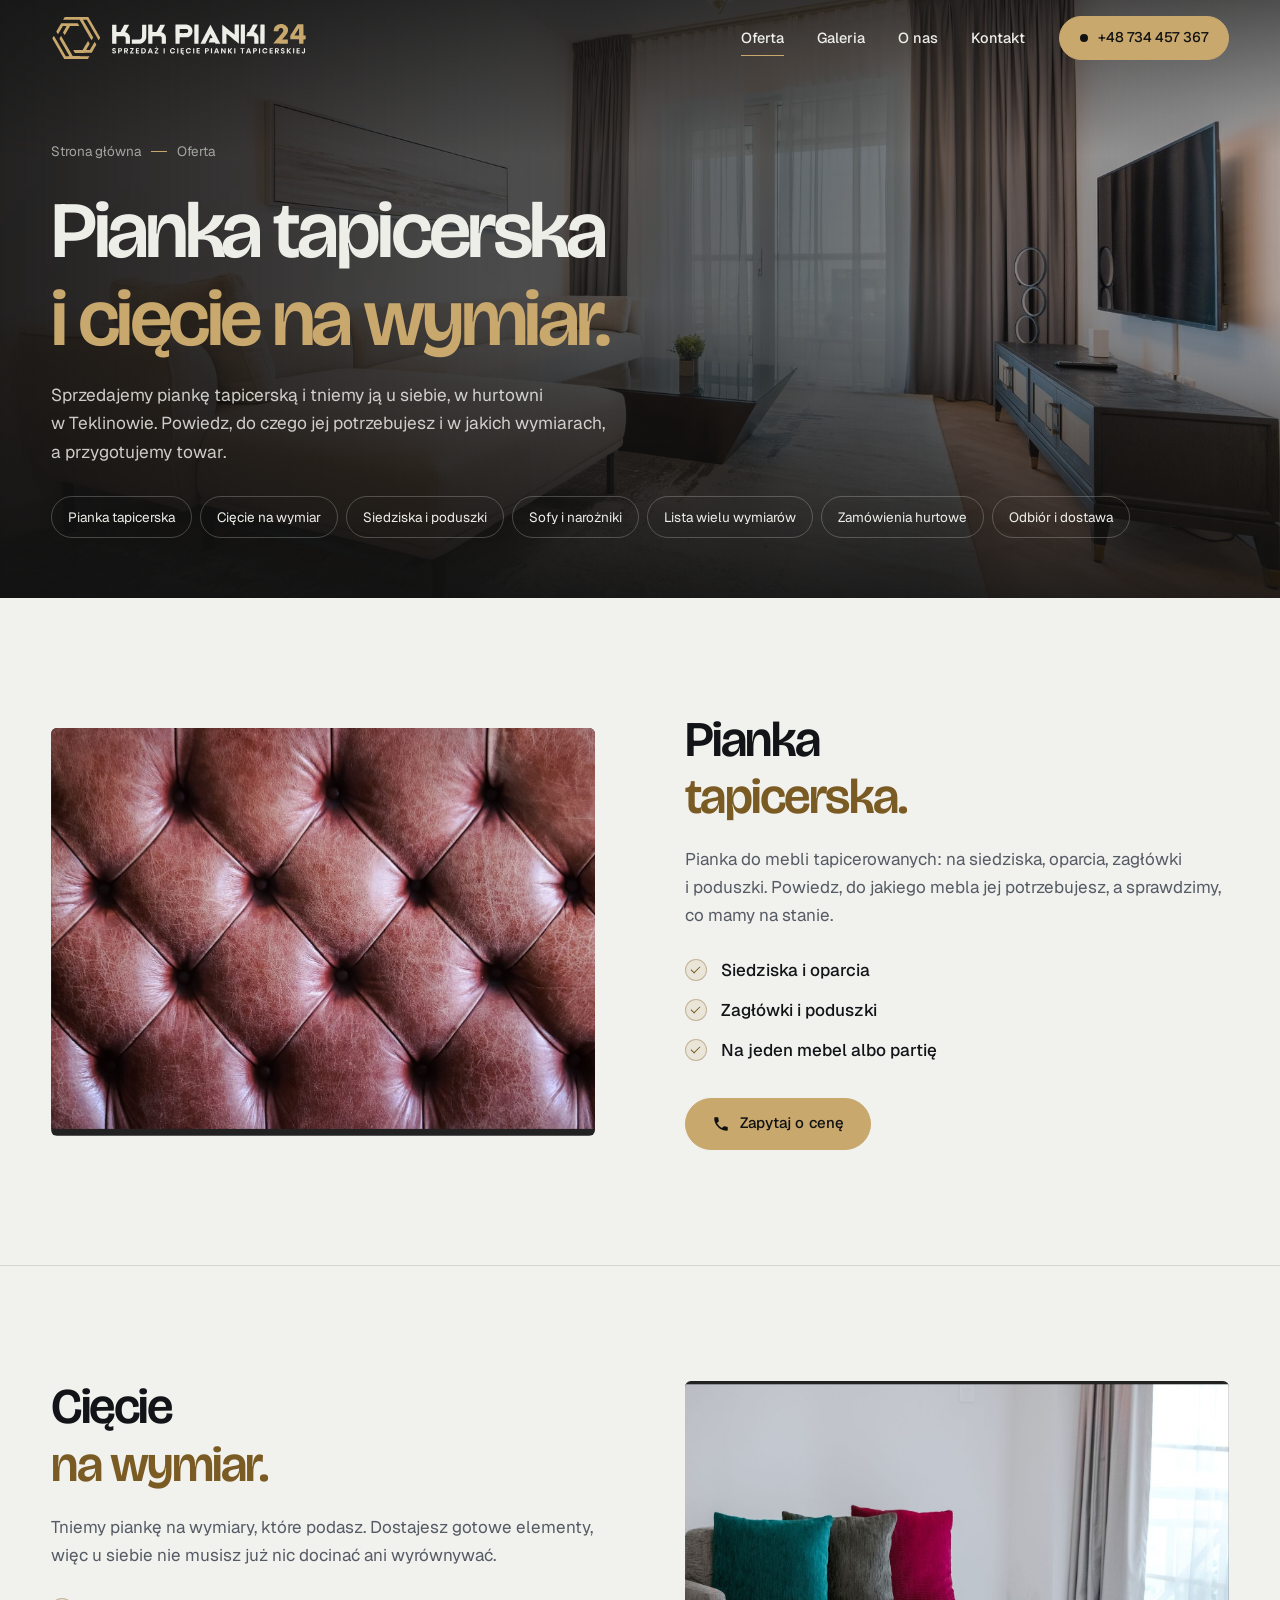
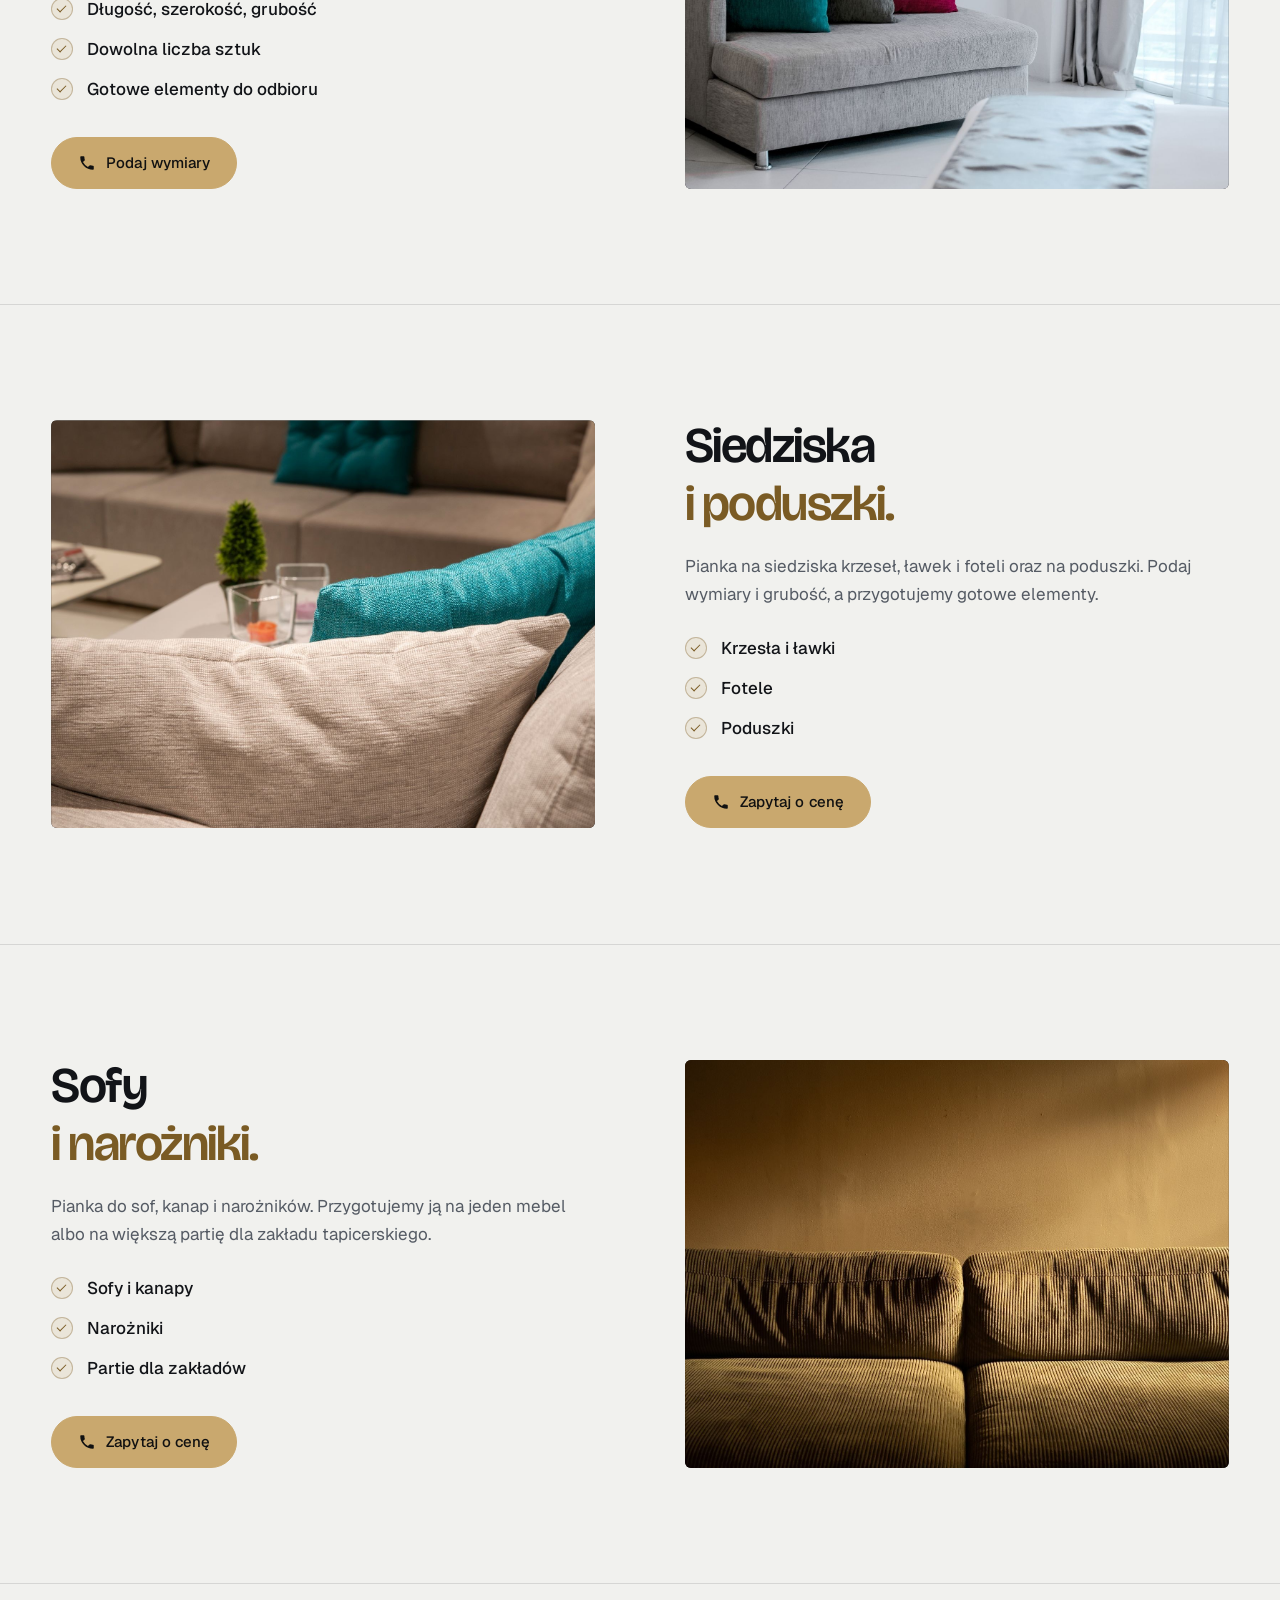
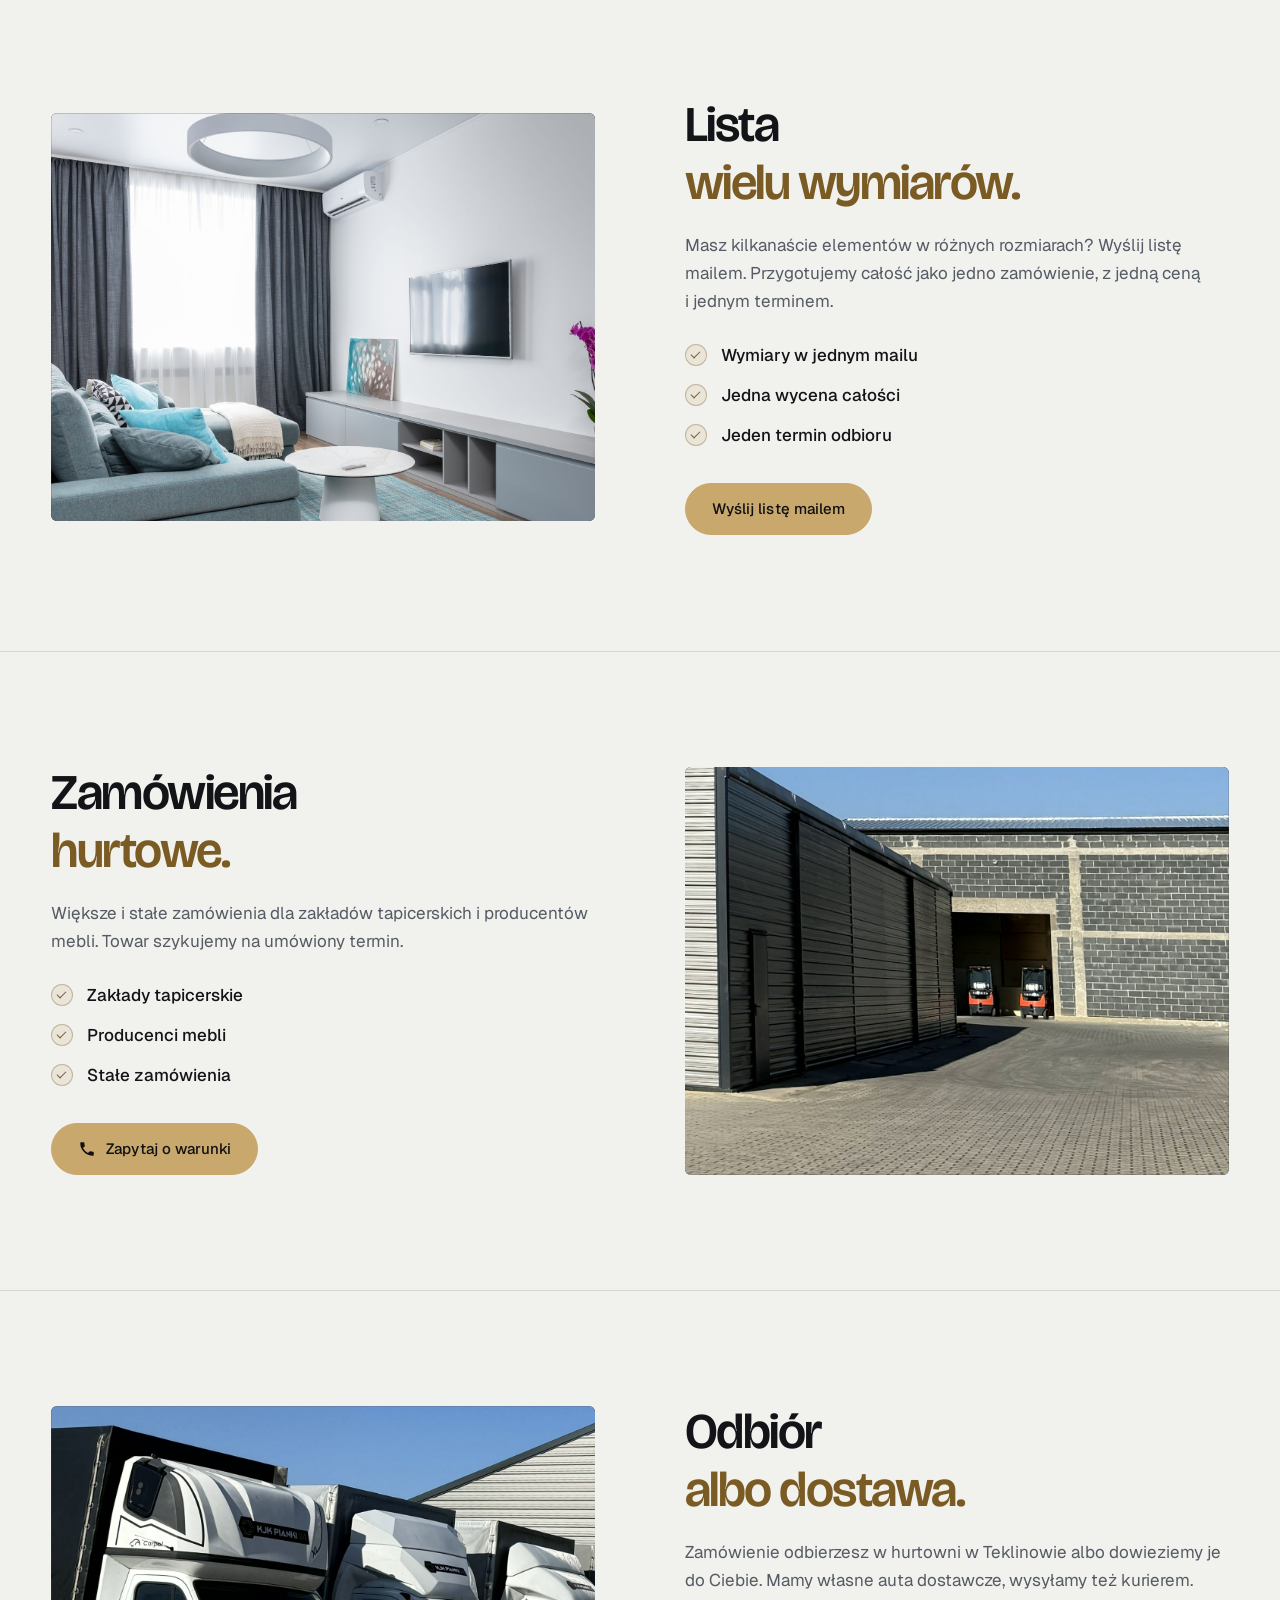
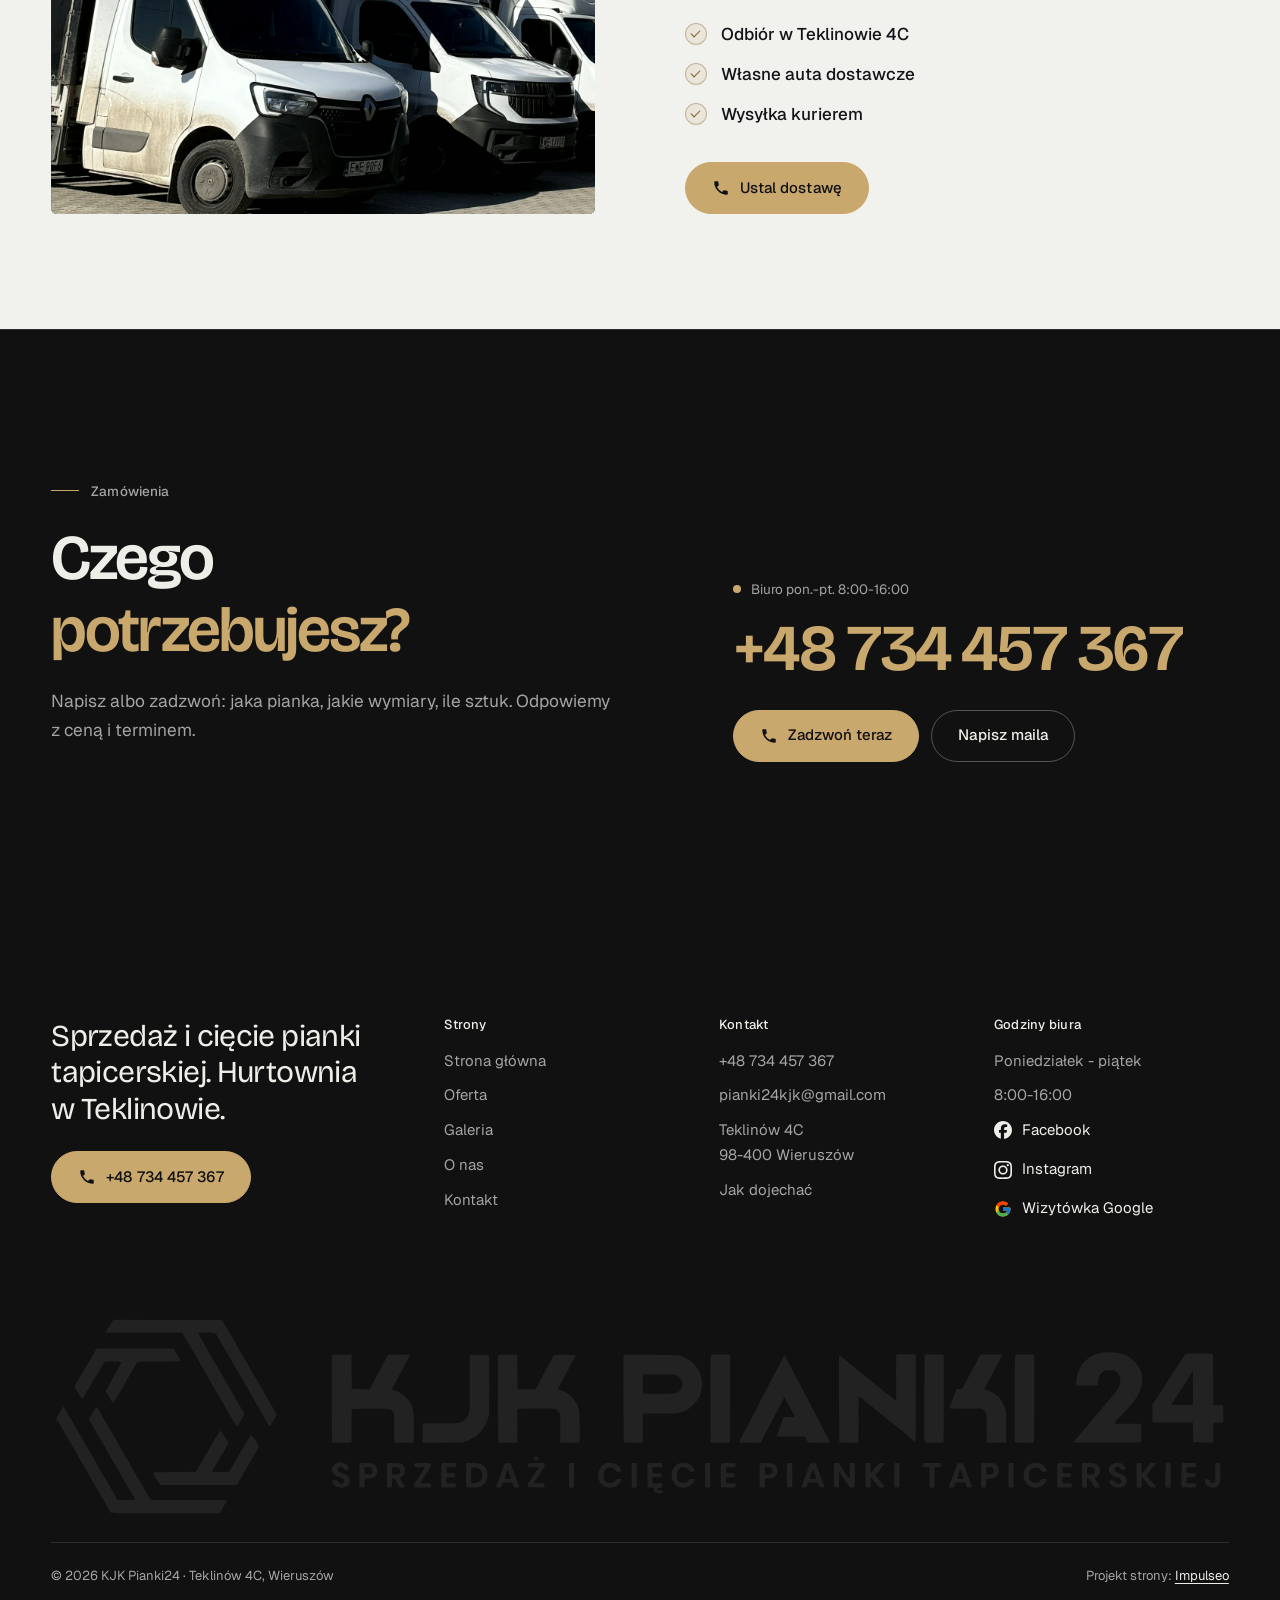
<file: oferta.html>
<!DOCTYPE html>
<html lang="pl">
<head>
<meta charset="UTF-8">
<meta name="viewport" content="width=device-width, initial-scale=1.0">
<title>Oferta - pianka tapicerska i cięcie na wymiar · KJK Pianki24</title>
<meta name="description" content="Pianka tapicerska na siedziska, oparcia i poduszki, cięcie na wymiar, zamówienia hurtowe dla zakładów tapicerskich. Odbiór w Teklinowie pod Wieruszowem albo dostawa.">
<link rel="canonical" href="https://impulseo-pl.github.io/kjkpianki24/oferta.html">
<meta name="robots" content="noindex, nofollow">
<meta name="theme-color" content="#111111">
<meta property="og:type" content="website">
<meta property="og:locale" content="pl_PL">
<meta property="og:site_name" content="KJK Pianki24">
<meta property="og:title" content="Oferta - pianka tapicerska i cięcie na wymiar · KJK Pianki24">
<meta property="og:description" content="Pianka tapicerska na siedziska, oparcia i poduszki, cięcie na wymiar, zamówienia hurtowe dla zakładów tapicerskich. Odbiór w Teklinowie pod Wieruszowem albo dostawa.">
<meta property="og:url" content="https://impulseo-pl.github.io/kjkpianki24/oferta.html">
<meta property="og:image" content="https://impulseo-pl.github.io/kjkpianki24/img/og.jpg">
<meta property="og:image:width" content="1200">
<meta property="og:image:height" content="630">
<meta name="twitter:card" content="summary_large_image">
<script type="application/ld+json">{"@context": "https://schema.org", "@type": "Store", "name": "KJK Pianki24", "url": "https://impulseo-pl.github.io/kjkpianki24/", "telephone": "+48734457367", "email": "pianki24kjk@gmail.com", "image": "https://impulseo-pl.github.io/kjkpianki24/img/og.jpg", "address": {"@type": "PostalAddress", "streetAddress": "Teklinów 4C", "postalCode": "98-400", "addressLocality": "Wieruszów", "addressCountry": "PL"}, "geo": {"@type": "GeoCoordinates", "latitude": 51.3063534, "longitude": 18.1235981}, "openingHours": "Mo-Fr 08:00-16:00", "aggregateRating": {"@type": "AggregateRating", "ratingValue": "4.8", "reviewCount": "5"}, "sameAs": ["https://www.facebook.com/people/KJK-Pianki24/100085469045485/", "https://www.instagram.com/kjkpianki24/", "https://www.google.com/maps/place/KJKPianki24/@51.306564,18.1231063,17z/data=!4m6!3m5!1s0x471a9ff945ef7c53:0xb045e8f2e6f829d7!8m2!3d51.3063534!4d18.1235981!16s%2Fg%2F11tp8qrjy9"]}</script>
<script>(function(){var d=document.documentElement;d.classList.add('js');try{if(!window.matchMedia('(prefers-reduced-motion: reduce)').matches)d.classList.add('anim');}catch(e){}setTimeout(function(){if(!d.classList.contains('anim-ok'))d.classList.remove('anim');},3500);})();</script>
<link rel="preload" as="image" href="img/g7.jpg" fetchpriority="high">
<link rel="preconnect" href="https://fonts.googleapis.com">
<link rel="preconnect" href="https://fonts.gstatic.com" crossorigin>
<link href="https://fonts.googleapis.com/css2?family=Bricolage+Grotesque:opsz,wght@12..96,400..700&family=Geist:wght@400..600&display=swap" rel="stylesheet">
<link rel="stylesheet" href="assets/styles.css?v=20261030">
<script src="assets/lenis.min.js?v=1.1.20" defer></script>
<script src="assets/main.js?v=20261030" defer></script>
<meta name="nb-deploy" content="4b3add470f5c">
</head>
<body>
<a class="skip" href="#tresc">Przejdź do treści</a>
<header class="site-head">
<div class="head-in">
  <a class="brand" href="index.html" aria-label="KJK Pianki 24 - strona główna">
    <span class="znak"><svg class="wm" viewBox="252 256 4764 820" role="img" aria-label="KJK Pianki 24"><g transform="translate(0,1328) scale(1,-1)"><path class="g" pathLength="1" style="--i:0" d="M299 698 c-2 -2 -4 -6 -6 -9 -2 -4 -5 -8 -6 -10 -1 -2 -2 -4 -3 -5 -1 -2 -2 -4 -4 -6 -1 -3 -3 -6 -4 -7 0 -2 -2 -4 -2 -5 -1 -1 -1 -3 1 -6 8 -13 12 -20 14 -23 1 -2 3 -5 3 -6 1 -2 3 -5 5 -7 1 -3 2 -5 3 -6 1 -2 2 -4 3 -6 2 -2 6 -10 11 -18 5 -9 9 -17 11 -19 1 -2 3 -5 3 -6 1 -2 3 -5 5 -7 1 -3 2 -5 3 -6 1 -2 2 -4 3 -6 2 -2 7 -12 13 -22 6 -10 11 -20 13 -22 1 -2 3 -5 4 -8 1 -2 3 -5 4 -7 2 -2 3 -5 4 -6 0 -1 2 -4 3 -6 2 -3 4 -6 4 -7 1 -2 3 -5 5 -7 1 -3 2 -5 3 -6 1 -2 2 -4 4 -6 1 -3 3 -6 4 -7 0 -2 2 -5 3 -7 2 -2 6 -10 11 -18 5 -9 9 -17 11 -19 1 -2 3 -5 3 -6 1 -2 3 -5 4 -7 2 -3 4 -6 4 -7 1 -2 3 -5 5 -7 1 -3 2 -5 3 -6 1 -2 2 -4 3 -6 2 -3 4 -6 5 -7 0 -2 2 -5 3 -7 2 -2 5 -7 7 -11 2 -5 5 -10 7 -12 1 -2 2 -4 3 -5 0 -2 5 -10 9 -16 1 -2 3 -5 3 -6 1 -2 3 -5 4 -7 2 -3 3 -5 4 -6 0 -2 2 -3 3 -4 2 -2 8 -2 221 -2 l219 0 1 2 c1 2 3 4 4 6 0 1 2 4 4 7 1 2 3 5 4 7 0 1 2 4 3 6 13 22 14 24 11 25 0 1 -70 1 -153 1 -115 0 -153 0 -154 1 -1 1 -2 3 -3 5 -1 2 -3 5 -4 6 -1 2 -4 8 -8 14 -4 6 -7 13 -9 15 -1 2 -3 5 -3 7 -1 1 -3 4 -4 7 -3 4 -5 8 -7 12 -1 1 -3 4 -5 7 -1 2 -3 5 -4 7 0 1 -2 4 -3 6 -2 2 -7 12 -13 22 -6 10 -11 20 -13 22 -1 2 -3 5 -3 7 -1 1 -3 4 -4 7 -2 2 -4 5 -4 7 -1 1 -3 4 -4 6 -1 1 -3 4 -4 7 -6 9 -6 11 -8 14 -1 1 -3 4 -4 6 0 1 -2 4 -3 6 -2 2 -8 14 -15 25 -7 12 -13 24 -15 26 -1 2 -3 5 -3 7 -1 1 -3 4 -4 7 -2 2 -4 5 -4 7 -1 1 -3 4 -4 7 -2 2 -3 4 -4 6 -1 1 -2 3 -3 6 -2 2 -4 5 -5 7 0 1 -2 4 -3 6 -2 2 -9 15 -17 29 -8 14 -15 27 -17 29 -1 2 -3 5 -3 7 -4 6 -10 15 -11 15 -1 0 -3 -2 -6 -5 -4 -7 -5 -9 -7 -12 -1 -2 -3 -5 -5 -7 -1 -3 -2 -5 -3 -6 -1 -2 -2 -4 -3 -6 -2 -3 -4 -6 -5 -9 l-2 -4 2 -4 c1 -3 3 -6 4 -8 2 -3 4 -6 4 -7 1 -2 3 -5 4 -7 2 -3 4 -6 4 -7 1 -2 3 -5 4 -7 2 -3 4 -6 4 -7 1 -2 3 -5 4 -7 2 -3 4 -6 4 -7 1 -2 3 -5 4 -7 2 -3 4 -6 4 -7 1 -2 3 -5 4 -7 2 -3 4 -6 4 -7 1 -2 3 -5 5 -7 1 -3 2 -5 3 -6 1 -2 2 -4 4 -6 1 -3 3 -6 4 -7 0 -2 2 -5 3 -7 2 -2 7 -12 13 -22 6 -10 11 -20 13 -22 1 -2 3 -5 3 -6 1 -2 3 -5 4 -7 2 -3 4 -6 4 -7 1 -2 3 -5 5 -7 1 -3 2 -5 3 -6 1 -2 2 -4 3 -6 2 -3 4 -6 5 -7 0 -2 2 -5 3 -7 2 -2 5 -7 7 -11 2 -5 5 -10 7 -12 1 -2 3 -5 3 -6 1 -2 3 -5 4 -7 3 -5 5 -9 12 -20 4 -6 7 -13 9 -15 1 -2 2 -4 3 -5 1 -2 2 -4 3 -6 2 -2 4 -7 7 -11 2 -4 5 -8 5 -9 3 -4 1 -5 -20 -5 -27 -1 -47 -1 -49 0 -1 1 -5 6 -7 10 0 1 -2 4 -3 7 -2 2 -4 5 -4 7 -1 1 -3 4 -4 7 -2 2 -4 5 -4 7 -1 1 -3 4 -4 7 -2 2 -3 5 -4 6 -1 1 -3 4 -4 6 -2 4 -4 8 -8 15 -1 2 -3 5 -4 7 -1 1 -3 4 -4 6 0 1 -2 4 -4 7 -1 2 -3 5 -4 7 0 1 -2 4 -3 6 -2 2 -10 17 -19 33 -9 15 -17 30 -19 32 -1 2 -3 5 -3 7 -1 1 -3 4 -4 7 -2 2 -4 5 -4 7 -1 1 -3 4 -5 7 -1 2 -2 4 -3 6 -1 1 -2 3 -3 6 -2 2 -4 5 -5 7 0 1 -2 4 -3 6 -2 2 -5 9 -9 15 -4 6 -7 13 -9 15 -1 2 -3 5 -3 7 -1 1 -3 4 -4 6 -1 1 -3 4 -4 6 -2 3 -17 30 -21 36 -1 2 -3 5 -3 7 -1 1 -3 4 -4 7 -2 2 -3 4 -4 6 -1 1 -2 3 -3 6 -3 4 -11 17 -13 21 -1 2 -3 5 -4 7 -1 1 -3 5 -5 8 -4 7 -5 8 -8 4z"/><path class="g" pathLength="1" style="--i:1" d="M438 936 c0 0 -3 -3 -5 -7 -2 -3 -4 -7 -5 -9 -1 -1 -3 -4 -4 -5 0 -2 -2 -5 -3 -7 -2 -2 -4 -7 -7 -11 -2 -4 -5 -9 -6 -10 -1 -2 -3 -5 -4 -7 -3 -5 -14 -25 -16 -28 -1 -1 -3 -4 -4 -6 -2 -4 -10 -17 -13 -22 -1 -2 -2 -4 -3 -5 -1 -2 -2 -4 -3 -6 -2 -2 -4 -7 -7 -11 -5 -9 -6 -11 -8 -14 -2 -3 -3 -8 -1 -10 0 0 2 -2 3 -4 3 -6 6 -11 8 -14 1 -2 4 -7 6 -11 3 -4 5 -8 6 -9 1 -3 5 -7 6 -7 1 0 8 10 10 15 0 0 2 3 4 6 2 3 4 6 4 7 1 1 2 4 4 6 2 2 3 5 4 7 1 1 2 3 4 6 1 2 3 5 4 7 1 2 3 5 4 7 1 1 4 6 6 10 2 3 5 8 7 11 1 2 2 4 3 6 1 1 2 3 3 5 2 2 4 7 7 11 4 7 5 9 10 17 1 2 4 8 8 14 10 17 6 15 30 16 26 0 45 -1 46 -3 0 -1 -5 -11 -13 -26 -2 -3 -4 -9 -6 -12 -2 -3 -5 -9 -7 -12 -2 -4 -5 -9 -6 -10 0 -2 -2 -5 -4 -7 -1 -3 -3 -6 -4 -8 -1 -3 -3 -6 -4 -8 -2 -3 -3 -5 -4 -6 0 -2 -4 -8 -8 -15 -4 -7 -7 -13 -7 -13 0 -1 2 -5 8 -14 1 -2 3 -5 3 -6 1 -2 3 -5 4 -6 1 -2 3 -5 4 -6 5 -10 10 -16 11 -15 1 0 8 11 13 19 1 2 3 5 4 6 1 2 4 8 8 14 4 6 7 12 8 14 1 1 3 4 4 6 3 5 10 17 12 21 1 1 3 4 4 6 0 1 2 4 4 7 1 2 3 5 4 7 0 1 2 4 3 6 2 2 7 12 13 22 6 10 11 20 13 22 1 2 3 5 3 7 3 5 5 7 6 8 1 1 24 2 87 2 l87 1 0 2 c0 1 -1 3 -2 5 -1 1 -2 4 -3 5 -2 5 -9 16 -10 17 0 1 -1 2 -1 2 0 1 -1 2 -2 4 -1 1 -3 5 -5 7 -6 10 3 9 -81 9 -85 1 -232 1 -234 0z"/><path class="g" pathLength="1" style="--i:2" d="M503 1050 c-1 -1 -3 -3 -3 -4 -1 -3 -3 -5 -12 -20 -3 -6 -7 -11 -7 -12 -1 -2 -3 -5 -5 -7 -2 -3 -3 -6 -3 -6 1 -1 43 -1 155 -1 l155 0 2 -4 c5 -7 8 -12 11 -18 1 -2 3 -5 4 -7 2 -3 4 -6 4 -7 1 -2 3 -5 5 -7 1 -3 2 -5 3 -6 1 -2 2 -4 3 -6 2 -2 9 -15 17 -29 8 -14 15 -27 17 -29 1 -2 3 -5 3 -6 1 -2 3 -5 4 -7 2 -3 3 -6 4 -7 4 -7 6 -11 8 -13 1 -2 3 -5 4 -6 0 -2 2 -5 3 -7 2 -2 9 -15 17 -29 8 -14 15 -27 17 -29 1 -2 3 -5 3 -6 1 -2 3 -5 4 -7 2 -3 3 -6 4 -7 1 -1 3 -4 4 -6 1 -3 3 -6 4 -7 1 -1 2 -4 3 -6 2 -2 9 -15 17 -29 8 -14 15 -27 17 -29 1 -2 3 -5 3 -6 1 -2 3 -5 4 -7 2 -3 3 -6 4 -7 1 -1 3 -4 4 -6 1 -3 3 -6 4 -7 1 -1 2 -4 3 -6 2 -2 4 -6 6 -10 6 -10 9 -15 11 -15 1 0 6 6 8 11 1 1 3 4 4 5 3 6 19 33 19 34 0 1 -4 8 -7 13 -1 1 -4 7 -8 13 -4 6 -7 13 -9 15 -1 2 -3 5 -4 7 -1 3 -2 4 -6 11 -2 2 -5 9 -9 15 -4 6 -7 13 -9 15 -1 2 -3 5 -3 7 -1 1 -3 4 -4 7 -2 2 -3 5 -4 6 -4 7 -6 11 -8 14 -1 1 -3 4 -4 6 0 1 -2 4 -3 6 -2 2 -6 10 -11 19 -5 8 -9 16 -11 18 -1 2 -3 5 -3 7 -1 1 -3 4 -4 7 -2 2 -4 5 -4 7 -1 1 -3 4 -4 7 -3 4 -5 8 -7 12 -1 1 -3 4 -5 7 -1 2 -3 5 -4 7 0 1 -2 4 -3 6 -2 2 -9 15 -17 29 -8 14 -15 27 -17 29 -1 2 -3 5 -3 7 -1 1 -3 4 -4 7 -2 2 -4 5 -4 7 -1 1 -3 4 -4 7 -7 11 -9 10 30 10 37 -1 35 -1 41 -11 2 -3 4 -7 5 -9 3 -5 6 -9 10 -16 2 -4 5 -9 7 -11 1 -3 2 -5 3 -6 1 -2 2 -4 3 -6 4 -7 19 -33 23 -40 2 -3 4 -6 4 -7 1 0 2 -2 3 -3 0 -2 2 -5 3 -7 2 -3 4 -6 4 -7 1 -2 3 -5 5 -7 1 -3 2 -5 3 -6 1 -2 2 -4 4 -6 1 -3 3 -6 4 -7 0 -2 2 -5 3 -7 2 -2 7 -12 13 -22 6 -10 11 -20 13 -22 1 -2 3 -5 3 -6 1 -2 3 -5 4 -7 2 -3 3 -5 4 -6 1 -2 2 -4 3 -6 2 -3 4 -6 5 -7 0 -2 2 -5 3 -7 2 -2 6 -10 11 -18 4 -8 9 -15 9 -16 1 -1 3 -6 6 -11 3 -5 6 -11 8 -13 1 -2 3 -5 3 -6 1 -2 3 -5 4 -7 2 -3 4 -6 4 -7 1 -2 3 -5 4 -7 2 -3 4 -6 4 -7 1 -2 3 -5 4 -7 2 -3 7 -12 12 -22 7 -12 11 -17 12 -17 2 0 5 4 11 13 4 7 5 10 9 16 1 2 3 5 3 7 1 1 2 3 3 3 0 1 1 3 2 4 1 4 0 6 -13 28 -1 2 -3 5 -3 7 -1 1 -3 4 -4 7 -2 2 -3 5 -4 6 -1 1 -3 4 -4 7 -1 2 -3 5 -4 6 -1 1 -2 4 -4 7 -1 2 -3 5 -4 7 0 1 -2 4 -3 6 -2 2 -6 10 -11 19 -5 8 -9 16 -11 18 -1 2 -3 5 -3 7 -1 1 -3 4 -4 7 -2 2 -4 5 -4 7 -1 1 -3 4 -5 7 -1 2 -2 4 -3 6 -1 1 -2 3 -3 5 -2 2 -8 14 -15 25 -7 12 -13 24 -15 26 -1 2 -3 5 -3 7 -1 1 -3 4 -4 7 -2 2 -3 5 -4 6 -1 1 -3 4 -4 7 -1 2 -3 5 -4 6 -1 1 -2 4 -4 7 -1 2 -3 5 -4 7 0 1 -2 4 -3 6 -2 2 -5 9 -9 15 -4 6 -7 13 -9 15 -1 2 -3 5 -3 7 -1 1 -3 4 -4 7 -2 2 -4 5 -4 7 -1 1 -3 4 -4 6 -1 2 -3 4 -4 6 -1 2 -3 5 -4 7 0 1 -2 4 -3 6 -6 10 -24 40 -25 43 -1 2 -2 4 -3 5 -1 1 -53 1 -221 1 l-218 1 -3 -3z"/><path class="g" pathLength="1" style="--i:3" d="M936 602 c-3 -2 -10 -14 -15 -22 -3 -6 -5 -9 -9 -15 -1 -2 -4 -8 -8 -14 -4 -6 -7 -12 -8 -14 -1 -1 -3 -4 -4 -6 -1 -3 -20 -34 -25 -43 -1 -2 -2 -5 -3 -6 -4 -7 -6 -11 -8 -13 -1 -2 -3 -5 -4 -6 0 -2 -2 -5 -4 -7 -1 -3 -3 -6 -3 -7 -1 -2 -3 -5 -5 -7 l-3 -4 -70 -1 c-85 -1 -100 -1 -101 -3 -1 -1 3 -10 7 -17 2 -2 3 -5 4 -6 0 -1 2 -4 3 -5 1 -2 3 -5 4 -7 1 -3 3 -5 4 -6 0 -1 2 -3 4 -5 l3 -4 154 0 c123 0 155 0 156 1 1 1 2 3 3 5 1 1 2 4 4 7 1 2 3 5 4 7 0 1 2 4 3 6 2 2 8 14 15 26 7 11 13 23 15 25 1 2 3 5 3 7 1 1 3 4 4 7 2 2 3 5 4 6 1 1 3 4 4 7 1 2 3 5 4 6 1 1 2 4 4 7 1 2 3 5 4 7 0 1 2 4 3 6 15 25 15 26 11 32 -5 8 -6 9 -6 10 0 0 -2 3 -4 6 -2 3 -4 6 -4 7 0 0 -1 2 -2 3 -1 0 -2 2 -2 2 0 2 -8 12 -10 12 -1 0 -5 -6 -13 -19 -3 -5 -5 -9 -6 -10 0 -1 -3 -5 -5 -8 -2 -4 -5 -9 -6 -10 -1 -2 -4 -7 -6 -10 -2 -4 -5 -9 -6 -10 -1 -2 -3 -5 -4 -7 -3 -5 -10 -17 -12 -20 -1 -2 -3 -5 -4 -7 -2 -4 -10 -17 -11 -19 -1 -2 -3 -5 -5 -8 -2 -3 -4 -6 -4 -7 -1 -1 -2 -3 -4 -6 -4 -8 -4 -8 -24 -8 -27 -1 -47 0 -47 2 0 2 2 6 7 15 1 2 3 5 4 6 1 1 2 4 3 6 2 2 5 7 7 12 2 4 5 9 7 11 1 2 2 4 3 6 1 1 2 3 3 6 2 2 5 7 7 11 2 3 5 8 6 10 1 1 3 4 4 6 1 1 4 6 6 11 2 4 5 8 6 9 2 4 1 7 -1 11 -2 2 -3 4 -3 5 -1 1 -2 3 -3 6 -2 2 -5 7 -7 11 -8 14 -15 23 -16 23 0 0 -1 -1 -2 -2z"/><path pathLength="1" style="--i:4" d="M1389 908 c-1 -1 -1 -65 -1 -176 0 -157 0 -174 2 -175 1 -2 6 -2 39 -2 l39 1 0 67 c0 48 0 68 1 69 1 1 138 2 148 0 9 -1 15 -7 21 -17 l2 -4 0 -57 c0 -47 0 -57 1 -58 1 -1 13 -1 40 -1 l39 1 0 59 c0 56 0 60 -2 67 -1 5 -2 10 -2 11 0 1 -1 3 -2 6 -1 2 -2 4 -2 5 0 0 -2 4 -4 9 -15 27 -42 49 -69 55 -7 2 -8 4 -6 8 1 2 4 7 6 10 2 4 5 11 8 15 2 4 5 11 7 15 2 3 5 8 6 11 2 3 8 13 16 29 1 2 4 7 6 12 3 4 6 11 8 15 2 3 6 10 8 14 6 10 6 11 6 12 -1 2 -6 2 -44 2 l-43 0 -2 -3 c-2 -1 -4 -5 -6 -9 -2 -4 -5 -10 -8 -14 -2 -5 -6 -12 -8 -15 -1 -4 -5 -11 -7 -15 -3 -5 -6 -12 -8 -15 -2 -4 -6 -11 -8 -15 -3 -5 -7 -12 -9 -15 -1 -4 -5 -11 -7 -15 -3 -5 -6 -11 -8 -15 -2 -3 -4 -6 -4 -7 -1 -1 -13 -1 -38 -1 l-35 1 -1 69 0 69 -39 0 -39 0 -1 -3z"/><path pathLength="1" style="--i:5" d="M1411 473 c-11 -3 -16 -7 -20 -15 -6 -14 0 -30 14 -36 2 -1 7 -3 9 -4 3 -1 6 -2 6 -2 1 0 4 -1 8 -3 5 -3 7 -4 9 -8 l2 -5 -2 -4 c-2 -4 -6 -7 -10 -7 -6 0 -15 7 -15 10 0 3 -3 4 -10 5 -12 0 -14 -2 -11 -10 7 -20 42 -28 60 -13 12 10 13 30 1 40 -3 3 -10 7 -11 7 -1 0 -3 1 -5 2 -3 1 -8 3 -11 4 -12 5 -15 9 -13 16 1 9 16 11 22 3 4 -7 4 -7 13 -7 10 0 12 1 10 7 -5 17 -27 26 -46 20z"/><path pathLength="1" style="--i:6" d="M1501 472 c-2 -2 -2 -94 0 -96 1 -2 3 -2 9 -3 11 0 11 0 11 19 0 12 0 17 1 18 1 1 5 1 12 1 15 0 18 1 25 5 10 7 13 13 13 26 0 14 -4 21 -16 28 l-4 2 -25 1 c-19 0 -25 0 -26 -1z m43 -17 c5 -2 7 -7 7 -14 0 -6 0 -6 -3 -10 l-4 -3 -11 0 -11 1 -1 12 c0 7 0 13 0 14 1 1 19 2 23 0z"/><path pathLength="1" style="--i:7" d="M1612 471 c-2 -3 -1 -92 0 -95 1 -2 2 -2 9 -2 5 0 9 0 9 0 1 1 2 7 2 19 l1 19 2 0 c2 0 4 0 5 -1 1 -1 7 -9 8 -12 1 -2 3 -6 6 -9 2 -4 5 -9 5 -11 3 -4 6 -6 15 -6 10 1 12 2 8 8 -5 7 -14 21 -14 21 0 1 -1 3 -2 5 -3 4 -4 7 -1 8 5 1 7 3 10 6 8 7 9 10 9 22 0 9 0 10 -3 15 -4 6 -6 8 -12 12 l-5 2 -26 1 c-24 0 -25 0 -26 -2z m41 -16 c2 0 5 -2 7 -4 3 -3 4 -3 4 -10 0 -11 -5 -14 -23 -14 -6 0 -8 0 -8 2 -1 2 -1 26 0 26 1 1 16 1 20 0z"/><path pathLength="1" style="--i:8" d="M1723 472 c0 -1 -1 -4 -1 -8 0 -8 0 -8 22 -8 19 0 22 0 19 -3 0 -1 -10 -16 -21 -33 l-21 -31 0 -6 c0 -5 0 -7 1 -8 1 -1 11 -1 34 -1 36 0 34 -1 34 8 0 9 0 9 -24 9 -15 0 -20 0 -20 1 0 1 5 9 12 19 6 9 13 19 14 21 2 4 4 7 10 15 7 11 7 10 7 17 0 4 -1 7 -1 8 -2 2 -63 2 -65 0z"/><path pathLength="1" style="--i:9" d="M1832 472 c-1 0 -2 -95 0 -97 1 -1 6 -1 28 -1 l27 0 2 2 c2 2 2 4 2 7 -1 8 -2 8 -21 8 -10 0 -17 0 -17 1 -1 1 -2 21 -1 23 1 1 5 1 16 1 9 0 16 0 17 1 1 0 1 3 1 8 l0 7 -16 0 c-9 0 -17 0 -17 1 -1 1 -2 22 -1 23 1 0 9 0 18 0 11 0 18 1 19 2 1 0 1 3 2 6 0 9 1 9 -30 9 -15 0 -28 0 -29 -1z"/><path pathLength="1" style="--i:10" d="M1932 472 c-1 0 -2 -95 0 -97 1 -2 35 -2 46 0 29 4 45 30 39 62 -3 15 -13 26 -29 33 -5 2 -7 2 -30 3 -13 0 -25 0 -26 -1z m46 -19 c13 -5 18 -13 18 -29 0 -16 -4 -23 -16 -29 -6 -3 -26 -4 -27 -2 -2 2 -1 61 0 62 2 1 19 0 25 -2z"/><path pathLength="1" style="--i:11" d="M1947 909 c-1 -1 -1 -38 -1 -111 0 -117 0 -119 -5 -130 -6 -13 -16 -23 -28 -29 -11 -5 -17 -5 -89 -5 -50 0 -67 0 -68 -1 -1 -1 -1 -11 -1 -39 l0 -38 2 -1 c2 0 37 0 79 0 l77 1 9 2 c11 4 20 7 22 8 0 0 2 1 3 1 1 1 5 3 7 4 3 2 6 4 8 4 10 6 31 26 40 40 9 14 15 27 20 45 l2 10 1 118 c0 85 0 120 -1 121 -2 3 -75 3 -77 0z"/><path pathLength="1" style="--i:12" d="M2060 910 c0 -1 0 -81 0 -178 l1 -176 38 -1 c20 0 38 0 39 1 1 1 1 14 1 67 0 44 0 67 1 68 2 3 148 3 154 0 6 -3 12 -10 15 -16 l3 -5 0 -56 c0 -31 0 -56 0 -57 1 -2 3 -2 39 -2 28 0 38 0 39 1 2 2 1 112 -1 123 0 4 -1 9 -1 10 0 1 -1 4 -1 5 -1 2 -2 4 -2 6 -1 4 -9 18 -14 25 -9 13 -31 33 -40 36 -1 0 -3 1 -4 1 -2 2 -10 5 -17 6 -3 1 -6 2 -6 3 -2 2 -1 2 15 32 2 4 5 11 7 15 2 3 5 9 7 11 1 2 4 8 6 11 2 4 5 11 8 15 2 4 5 11 7 15 2 3 6 10 8 14 10 18 13 24 13 25 0 2 -85 3 -88 1 -1 -1 -3 -4 -5 -8 -2 -4 -6 -11 -8 -15 -3 -5 -6 -12 -8 -15 -2 -4 -6 -11 -8 -15 -3 -5 -6 -12 -8 -15 -2 -4 -6 -11 -8 -15 -3 -5 -6 -12 -8 -15 -2 -4 -6 -11 -8 -15 -3 -5 -6 -12 -8 -16 -2 -4 -5 -7 -6 -8 -3 -2 -70 -1 -72 0 -1 1 -1 22 -1 68 0 49 0 68 -1 69 -2 2 -77 2 -78 0z"/><path pathLength="1" style="--i:13" d="M2086 467 c-3 -7 -6 -15 -6 -17 0 0 -1 -2 -2 -4 -1 -2 -2 -5 -2 -7 -1 -2 -2 -4 -2 -5 -1 0 -2 -3 -2 -5 -1 -3 -3 -8 -4 -11 -2 -4 -4 -9 -4 -11 -1 -2 -2 -4 -2 -5 -1 -2 -2 -4 -3 -6 0 -2 -1 -4 -2 -5 0 -2 -1 -3 -1 -4 0 -1 -1 -3 -2 -6 -3 -7 -2 -8 9 -7 10 0 11 0 13 9 1 3 3 7 4 8 l2 3 17 0 c10 0 18 -1 19 -1 1 -1 5 -11 6 -15 1 -4 5 -5 14 -5 8 1 9 2 7 7 -1 6 -5 14 -7 20 -1 2 -2 5 -2 6 0 1 -1 2 -1 4 -1 1 -2 3 -3 5 0 2 -2 7 -4 11 -1 3 -3 8 -4 11 0 2 -1 5 -2 5 0 1 -1 3 -2 5 0 2 -1 5 -2 7 -1 2 -2 4 -2 4 0 1 -1 4 -2 8 l-3 6 -11 0 -12 0 -2 -5z m17 -27 c2 -5 4 -13 6 -18 5 -14 5 -13 -10 -13 l-11 1 0 3 c0 2 1 6 2 9 3 7 5 14 6 18 2 8 4 7 7 0z"/><path pathLength="1" style="--i:14" d="M2183 471 c-3 -2 -3 -10 0 -13 2 -2 3 -2 21 -2 21 0 22 0 18 -5 -1 -2 -4 -5 -5 -8 -2 -2 -4 -5 -4 -6 -2 -2 -25 -37 -29 -43 -3 -5 -3 -6 -3 -12 0 -3 0 -6 1 -7 1 -1 64 -2 66 -1 1 1 1 14 0 16 -1 1 -7 1 -22 1 -15 0 -20 0 -20 1 0 2 -2 -1 23 36 l20 30 0 6 c0 4 -1 7 -1 8 -2 2 -63 1 -65 -1z"/><path pathLength="1" style="--i:15" d="M2208 497 c-6 -10 5 -19 14 -11 3 2 3 8 0 11 -3 5 -11 4 -14 0z"/><path pathLength="1" style="--i:16" d="M2349 472 c-2 -2 -1 -96 0 -97 1 -2 17 -2 18 0 1 0 1 20 1 49 l0 49 -10 0 c-5 0 -9 0 -9 -1z"/><path pathLength="1" style="--i:17" d="M2500 473 c-31 -8 -45 -50 -26 -80 3 -4 12 -13 15 -14 1 0 2 -1 3 -1 5 -5 25 -6 36 -3 15 4 22 10 30 25 4 8 3 8 -8 9 -10 0 -10 0 -16 -8 -7 -9 -23 -11 -33 -6 -10 6 -14 13 -13 29 0 13 1 17 7 23 10 11 30 10 39 -1 2 -2 4 -5 5 -6 2 -2 3 -2 11 -2 11 1 12 1 7 11 -10 20 -33 29 -57 24z"/><path pathLength="1" style="--i:18" d="M2569 911 c-1 -1 -1 -30 -1 -178 l1 -177 38 -1 c20 0 38 0 39 1 1 1 1 12 1 58 0 50 0 57 2 58 1 2 8 2 64 2 40 0 65 0 71 1 12 2 28 7 38 12 2 2 6 4 8 5 14 8 40 36 43 46 0 2 1 3 2 4 0 1 1 2 1 3 0 0 1 2 2 4 8 16 10 55 4 73 -1 3 -2 7 -2 8 0 0 -1 2 -1 4 -1 1 -3 6 -5 10 -11 23 -32 44 -55 54 -12 6 -18 8 -30 11 -9 2 -217 3 -220 2z m211 -82 c13 -5 21 -14 25 -28 2 -8 2 -8 0 -16 -3 -15 -12 -25 -27 -30 -9 -3 -129 -3 -130 0 -2 3 -1 75 0 76 1 0 30 0 64 0 59 0 63 0 68 -2z"/><path pathLength="1" style="--i:19" d="M2602 472 c-2 -2 -1 -95 1 -97 0 -1 4 -1 8 -2 12 0 11 -4 11 51 0 35 0 47 -1 48 -2 1 -17 1 -19 0z"/><path pathLength="1" style="--i:20" d="M2667 472 c-2 -1 -2 -4 -2 -48 0 -56 -1 -51 12 -50 12 0 13 -1 13 -7 0 -11 6 -15 22 -16 15 0 16 0 16 6 -1 5 -2 6 -12 6 -8 0 -12 2 -12 5 0 3 2 4 10 4 10 1 11 2 11 10 0 9 0 9 -19 9 -12 0 -18 0 -19 1 -2 2 -1 23 1 23 0 1 8 1 16 1 17 0 17 0 17 8 0 8 1 8 -17 8 -8 0 -16 0 -16 1 -2 0 -3 21 -1 23 1 0 9 0 18 0 14 0 17 0 18 2 2 1 3 12 1 14 -2 1 -55 1 -57 0z"/><path pathLength="1" style="--i:21" d="M2797 473 c-13 -4 -23 -12 -31 -27 -4 -8 -4 -36 0 -43 1 -3 2 -5 2 -5 0 -2 7 -10 10 -14 24 -20 63 -12 76 15 4 9 3 10 -8 10 l-9 0 -3 -4 c-8 -10 -13 -12 -23 -12 -9 0 -13 1 -19 6 -8 8 -11 30 -5 41 10 19 33 21 46 4 l4 -6 9 0 10 1 0 2 c1 7 -11 22 -21 28 -10 5 -26 6 -38 4z"/><path pathLength="1" style="--i:22" d="M2899 472 c-1 -1 -1 -13 -1 -49 l0 -47 2 -1 c3 -2 15 -2 17 0 2 1 2 7 2 49 0 45 0 47 -2 48 -3 1 -16 1 -18 0z"/><path pathLength="1" style="--i:23" d="M2924 911 c-4 -1 -4 4 -4 -179 0 -172 0 -175 2 -176 3 -2 75 -1 77 0 1 2 2 352 0 354 -1 1 -6 2 -37 2 -20 0 -37 0 -38 -1z"/><path pathLength="1" style="--i:24" d="M2963 472 c-2 -2 -2 -94 0 -96 1 -2 4 -2 29 -2 31 0 30 -1 30 9 0 8 -1 8 -20 8 -12 0 -17 0 -18 1 -2 2 -1 23 1 23 0 1 8 1 16 1 17 0 17 0 17 9 0 7 0 7 -17 7 -8 0 -16 0 -16 1 -2 0 -3 21 -1 23 1 0 9 0 18 0 15 0 16 0 18 2 2 2 3 12 1 14 -2 2 -56 2 -58 0z"/><path pathLength="1" style="--i:24" d="M3120 472 c-2 -2 -2 -94 0 -97 2 -1 3 -2 10 -1 5 0 9 0 9 1 1 1 1 9 1 18 0 11 0 16 1 17 1 0 8 1 15 1 12 1 14 1 19 3 21 11 22 44 0 56 -5 2 -6 2 -29 3 -19 0 -25 0 -26 -1z m43 -17 c8 -5 9 -18 2 -25 -3 -2 -21 -4 -24 -2 -1 1 -2 26 0 27 1 2 19 1 22 0z"/><path pathLength="1" style="--i:24" d="M3218 908 c-1 0 -3 -5 -6 -11 -4 -6 -10 -19 -14 -27 -5 -9 -11 -21 -14 -27 -4 -7 -10 -19 -14 -27 -5 -9 -11 -21 -15 -27 -3 -7 -8 -17 -11 -23 -4 -7 -10 -19 -14 -27 -5 -9 -11 -21 -14 -27 -4 -7 -9 -17 -12 -23 -4 -7 -10 -19 -14 -27 -5 -9 -10 -20 -12 -23 -2 -4 -7 -13 -10 -19 -8 -14 -16 -31 -24 -46 -3 -6 -6 -12 -7 -12 -1 -1 -1 -3 -1 -4 l1 -2 42 -1 c23 0 43 0 44 1 1 0 5 8 15 29 2 3 7 12 10 19 4 6 9 16 12 23 4 6 8 14 10 19 10 17 29 55 40 77 9 16 10 17 13 9 5 -9 14 -27 21 -38 3 -7 8 -16 10 -20 2 -5 5 -9 5 -10 1 -1 1 -2 1 -3 -1 -2 -3 -2 -22 -2 l-21 0 -2 -2 c-1 -3 -4 -9 -7 -20 -1 -3 -3 -8 -4 -11 -2 -4 -4 -9 -4 -11 -1 -3 -3 -8 -4 -11 -2 -4 -4 -10 -5 -12 0 -3 -1 -5 -2 -6 -1 0 -1 -1 -1 -3 l0 -3 57 0 57 0 2 -4 c3 -4 5 -8 7 -13 1 -2 3 -4 4 -6 l2 -2 42 0 c23 0 43 0 43 1 3 0 2 3 0 6 -1 0 -2 2 -2 3 0 1 0 2 -1 2 0 1 -3 6 -6 12 -3 6 -7 13 -8 15 -2 2 -6 11 -11 20 -4 8 -10 20 -14 27 -3 6 -9 18 -14 27 -4 8 -10 20 -14 27 -3 6 -9 18 -14 27 -4 8 -10 20 -14 27 -3 6 -8 16 -12 23 -25 48 -31 59 -40 77 -3 6 -8 16 -12 23 -18 34 -20 39 -22 36z"/><path pathLength="1" style="--i:24" d="M3231 471 c-3 -2 -3 -92 0 -95 3 -4 14 -4 18 0 l2 2 0 46 c0 53 1 49 -11 49 -6 0 -8 0 -9 -2z"/><path pathLength="1" style="--i:24" d="M3322 469 c-1 -2 -2 -4 -2 -5 0 -1 -1 -3 -2 -5 -1 -2 -2 -5 -2 -7 -1 -2 -2 -4 -2 -5 -1 0 -2 -3 -2 -5 -1 -3 -3 -8 -4 -11 -2 -4 -4 -9 -4 -10 -1 -2 -2 -5 -2 -6 -1 -2 -2 -5 -3 -7 -1 -2 -2 -6 -4 -10 -1 -4 -3 -9 -4 -11 0 -3 -1 -5 -2 -6 -1 0 -1 -6 0 -7 1 0 5 -1 9 -1 10 1 11 2 14 13 3 7 4 8 22 8 21 0 20 0 23 -9 4 -11 4 -11 13 -11 11 -1 13 1 9 11 -1 2 -2 5 -3 7 0 1 -2 6 -4 10 -1 3 -3 8 -4 11 0 2 -1 5 -2 5 0 1 -1 3 -1 5 -1 2 -2 4 -3 6 0 1 -1 3 -2 5 0 2 -2 7 -4 11 -1 3 -3 8 -4 11 -3 9 -5 14 -5 15 -1 1 -4 1 -12 1 l-11 0 -2 -3z m15 -26 c1 -2 2 -6 3 -8 0 -2 2 -8 4 -11 1 -4 2 -9 2 -11 l1 -3 -12 -1 c-8 0 -13 0 -13 1 0 1 1 5 2 9 2 5 4 10 4 12 1 2 2 5 3 7 0 1 1 3 1 4 0 6 3 6 5 1z"/><path pathLength="1" style="--i:24" d="M3420 472 c-2 -2 -2 -95 1 -97 1 -2 15 -2 18 0 1 1 1 7 1 31 0 33 0 35 6 25 1 -3 3 -7 4 -8 2 -2 4 -5 6 -8 12 -20 26 -40 28 -41 4 -1 17 0 19 2 2 2 2 94 0 96 -2 1 -17 1 -19 0 -1 -1 -1 -10 -1 -32 0 -18 0 -31 -1 -31 0 0 -2 3 -5 6 -2 3 -5 7 -6 10 -2 2 -3 4 -3 5 0 0 -1 1 -2 2 0 1 -2 2 -2 3 -1 2 -6 10 -13 20 l-11 18 -10 0 c-6 0 -9 0 -10 -1z"/><path pathLength="1" style="--i:24" d="M3548 472 c-2 -2 -1 -95 1 -97 1 -2 15 -2 18 0 1 1 1 5 1 21 0 22 0 22 8 12 11 -15 25 -32 28 -33 1 -1 4 -2 9 -1 4 0 9 0 10 0 1 0 2 1 2 2 0 1 -15 20 -34 43 -2 2 -3 4 -3 5 0 2 9 13 15 20 3 4 9 10 13 15 3 4 6 7 7 8 1 1 2 2 2 3 0 2 -1 3 -9 3 -13 0 -13 0 -21 -10 -5 -5 -12 -14 -16 -19 -5 -6 -9 -11 -10 -11 -1 0 -1 3 -1 19 0 13 0 19 -1 20 -2 1 -17 1 -19 0z"/><path pathLength="1" style="--i:24" d="M3665 472 c-2 -2 -2 -95 0 -97 1 0 5 -1 9 -1 12 -1 11 -6 11 49 0 36 0 48 -1 49 -2 1 -17 1 -19 0z"/><path pathLength="1" style="--i:24" d="M3672 912 c-1 -1 -1 -27 -1 -94 0 -51 0 -93 0 -93 -1 0 -70 55 -90 71 -5 4 -38 32 -51 42 -17 13 -54 44 -56 46 -2 2 -5 4 -7 5 -1 1 -8 6 -13 11 -11 9 -13 10 -14 7 0 -1 0 -80 0 -176 l1 -175 37 -1 c29 0 38 0 39 1 2 1 2 7 2 94 0 103 0 97 7 90 2 -2 13 -11 25 -21 24 -19 22 -17 31 -25 36 -29 54 -44 55 -45 0 0 5 -4 11 -9 19 -15 52 -41 54 -43 1 -1 4 -4 7 -6 3 -3 6 -5 7 -6 3 -4 31 -25 33 -25 1 1 2 9 2 175 0 129 0 176 -1 177 -2 2 -76 2 -78 0z"/><path pathLength="1" style="--i:24" d="M3780 472 c-1 0 -1 -2 -1 -7 0 -9 1 -9 14 -9 9 0 11 0 12 -1 1 -1 1 -17 1 -40 0 -45 -1 -42 11 -42 11 1 10 -2 10 43 0 34 0 39 1 40 1 0 5 1 11 0 13 0 14 0 14 8 1 10 4 9 -36 9 -20 0 -36 0 -37 -1z"/><path pathLength="1" style="--i:24" d="M3788 911 l-2 -1 -1 -176 c0 -165 0 -177 2 -178 2 -1 76 -2 76 0 2 2 1 353 0 355 -1 1 -70 1 -75 0z"/><path pathLength="1" style="--i:24" d="M3918 468 c-1 -2 -2 -4 -2 -5 0 0 -1 -2 -2 -4 0 -2 -2 -5 -2 -7 -1 -3 -3 -8 -4 -11 -2 -4 -4 -9 -4 -11 -1 -2 -2 -4 -2 -5 -1 -2 -2 -4 -3 -6 0 -2 -1 -4 -1 -5 -1 0 -2 -3 -2 -5 -1 -3 -3 -8 -4 -11 -2 -4 -4 -9 -4 -11 -1 -2 -2 -4 -3 -5 -1 -3 -1 -7 0 -8 1 0 5 0 9 -1 8 0 8 1 11 3 2 3 4 9 4 12 0 0 1 2 2 3 3 3 3 3 20 3 17 0 21 -1 21 -5 0 -2 4 -13 6 -14 1 -1 13 -2 17 -1 3 0 3 4 -1 13 -2 7 -5 13 -8 23 -1 3 -3 7 -4 9 0 1 -1 4 -2 6 0 1 -1 3 -2 5 0 1 -1 3 -2 5 0 2 -2 7 -4 11 -1 3 -3 8 -4 11 0 2 -1 5 -2 5 0 1 -1 3 -1 4 -2 6 -2 6 -14 6 l-11 0 -2 -4z m15 -24 c1 -2 2 -6 3 -8 1 -6 5 -16 7 -20 2 -6 1 -6 -12 -7 -14 0 -14 0 -10 10 1 4 2 9 3 11 1 2 2 5 2 7 1 1 2 4 2 5 0 2 2 5 3 5 0 0 1 -1 2 -3z"/><path pathLength="1" style="--i:24" d="M4012 909 c-2 -1 -4 -6 -7 -10 -4 -7 -12 -24 -19 -35 -3 -7 -9 -19 -15 -29 -5 -10 -11 -21 -16 -30 -2 -4 -6 -12 -9 -16 -9 -17 -6 -15 -19 -16 -12 -1 -13 -1 -15 -8 -1 -2 -3 -8 -4 -11 -2 -4 -4 -9 -4 -11 -1 -2 -2 -4 -3 -5 0 -2 -1 -3 -1 -4 0 -2 -1 -4 -2 -6 -1 -2 -2 -5 -2 -6 0 -1 -1 -3 -2 -5 -1 -2 -2 -5 -2 -6 0 0 -1 -3 -2 -5 -1 -2 -2 -6 -2 -8 l0 -4 64 -1 65 0 4 -3 c6 -4 9 -7 13 -13 l3 -4 0 -58 c0 -56 0 -58 2 -59 1 -1 15 -1 39 -1 l38 1 0 60 c0 58 0 61 -2 69 -1 4 -2 8 -2 9 0 2 -1 3 -1 5 -1 1 -2 2 -2 3 0 2 -6 14 -11 21 -7 12 -23 27 -34 34 -10 6 -22 11 -28 12 -8 1 -10 3 -6 8 1 1 2 4 4 7 1 2 4 9 7 14 3 5 6 11 7 13 2 3 5 9 15 27 2 4 5 11 8 15 2 4 5 11 7 15 2 3 6 10 8 15 3 4 6 11 8 15 2 4 4 7 5 8 2 0 1 5 0 5 -1 1 -21 1 -43 1 l-42 0 -2 -3z"/><path pathLength="1" style="--i:24" d="M4016 472 c-2 -2 -2 -94 0 -97 2 -1 3 -2 10 -1 5 0 9 0 9 1 1 1 1 9 1 18 0 11 0 16 1 17 1 0 8 1 15 1 12 1 14 1 19 3 21 11 22 44 0 56 -5 2 -6 2 -29 3 -19 0 -25 0 -26 -1z m44 -18 c8 -6 8 -17 1 -24 -3 -2 -21 -4 -24 -2 -1 1 -2 26 0 27 0 1 5 1 11 1 8 0 10 0 12 -2z"/><path pathLength="1" style="--i:24" d="M4127 472 c-2 -1 -2 -95 0 -97 3 -2 14 -2 17 0 2 1 2 2 2 49 0 38 0 47 -1 48 -2 1 -16 1 -18 0z"/><path pathLength="1" style="--i:24" d="M4153 910 c-3 -2 -3 -352 -1 -354 2 -1 73 -2 76 0 2 1 2 4 2 177 l0 176 -2 1 c-4 3 -73 3 -75 0z"/><path pathLength="1" style="--i:24" d="M4222 473 c-14 -3 -25 -14 -32 -29 -4 -8 -4 -32 0 -40 8 -20 24 -31 45 -31 20 0 36 10 43 26 5 9 4 9 -8 10 l-8 0 -5 -5 c-6 -8 -12 -11 -21 -11 -12 0 -19 4 -25 15 -4 7 -4 24 0 31 5 10 14 16 24 16 10 0 17 -4 26 -16 2 -2 17 -1 19 0 4 5 -10 24 -21 30 -9 5 -25 6 -37 4z"/><path pathLength="1" style="--i:24" d="M4324 472 c-1 0 -2 -95 0 -97 1 -1 6 -1 28 -1 32 0 30 -1 30 9 0 8 0 8 -20 8 -11 0 -17 0 -18 1 -1 2 -1 21 0 23 1 1 5 1 17 1 17 0 17 0 17 9 l0 7 -16 0 c-9 0 -17 0 -17 1 -2 1 -2 22 -1 23 1 0 9 0 18 0 11 0 18 1 19 2 2 1 2 12 0 14 -1 1 -53 2 -57 0z"/><path pathLength="1" style="--i:24" d="M4424 472 c-2 -1 -2 -96 1 -98 2 -1 16 -1 17 1 1 1 1 7 1 18 0 18 1 19 5 19 3 0 4 -1 17 -22 0 -1 2 -5 4 -8 5 -8 6 -9 18 -9 9 1 10 1 4 10 -2 3 -5 8 -7 12 -2 3 -5 8 -7 10 -4 7 -4 9 1 10 5 2 12 8 15 14 8 15 1 33 -14 41 -4 2 -6 2 -29 3 -13 0 -25 0 -26 -1z m40 -17 c2 0 5 -2 7 -4 6 -6 6 -14 1 -19 l-3 -4 -12 -1 c-11 0 -12 0 -13 2 -1 2 -1 24 0 26 1 1 14 1 20 0z"/><path class="g" pathLength="1" style="--i:24" d="M4509 920 c-15 -2 -38 -9 -48 -15 -19 -12 -33 -25 -42 -39 -3 -6 -10 -20 -11 -23 -1 -2 -2 -6 -2 -8 -5 -14 -8 -45 -5 -47 1 -1 20 -1 42 -1 46 0 44 -1 44 9 0 8 2 19 3 22 0 1 2 4 4 7 4 9 12 16 20 20 6 3 7 3 21 3 13 0 14 0 19 -2 24 -11 31 -40 17 -66 -1 -2 -2 -4 -3 -6 -3 -5 -4 -7 -10 -15 -3 -4 -6 -7 -6 -8 0 0 -1 -2 -3 -4 -2 -2 -7 -8 -11 -12 -4 -5 -10 -13 -14 -17 -4 -4 -10 -11 -14 -16 -4 -5 -9 -12 -12 -15 -3 -3 -8 -9 -12 -14 -4 -5 -9 -11 -11 -13 -3 -3 -8 -9 -12 -14 -4 -5 -11 -13 -15 -18 -4 -5 -14 -17 -22 -25 -7 -9 -18 -22 -24 -29 -6 -7 -11 -13 -12 -14 0 0 -1 -1 -1 -2 0 -2 3 -2 136 -2 85 0 137 0 137 1 1 0 1 17 1 37 0 20 0 37 -1 37 0 1 -21 1 -53 1 -30 0 -53 0 -54 1 -1 1 -1 1 4 7 13 15 21 23 29 32 4 5 14 15 20 22 36 39 52 66 57 97 2 15 1 41 -3 50 -1 3 -2 5 -2 6 0 0 -2 5 -4 9 -16 32 -43 52 -84 62 -11 2 -48 4 -63 2z"/><path pathLength="1" style="--i:24" d="M4554 473 c-26 -7 -30 -37 -7 -50 3 -2 5 -3 6 -3 1 0 3 -1 5 -2 3 -1 7 -3 11 -4 8 -3 12 -7 12 -13 0 -9 -9 -15 -17 -10 -4 2 -8 5 -8 7 0 4 -10 7 -20 5 -4 0 -4 -3 -1 -10 7 -16 29 -24 48 -18 25 7 29 38 6 51 -2 1 -5 2 -5 2 -1 0 -3 1 -5 2 -2 1 -5 2 -5 2 -1 0 -3 1 -5 2 -2 1 -5 2 -5 2 -3 0 -8 5 -9 9 -4 12 16 19 22 7 4 -6 5 -6 13 -6 12 0 13 2 8 11 -7 15 -25 21 -44 16z"/><path pathLength="1" style="--i:24" d="M4645 472 c-2 -1 -1 -97 0 -98 2 -1 17 -1 18 1 1 1 1 8 1 21 0 14 1 20 2 20 0 0 8 -9 16 -19 19 -25 17 -24 30 -23 8 0 11 0 11 1 0 1 -14 20 -17 22 -2 2 -22 27 -22 28 0 0 3 3 6 7 2 3 8 9 12 14 4 5 10 12 14 16 9 10 9 10 -3 11 -5 0 -10 0 -12 0 -1 -1 -7 -8 -14 -16 -7 -9 -13 -17 -15 -18 -1 -1 -3 -4 -4 -5 -3 -4 -4 -2 -4 18 0 10 0 19 0 20 -1 1 -18 2 -19 0z"/><path pathLength="1" style="--i:24" d="M4763 471 c-3 -2 -3 -92 -1 -95 1 -2 3 -2 9 -3 12 0 11 -4 11 50 0 34 0 48 -1 49 -2 2 -16 2 -18 -1z"/><path pathLength="1" style="--i:24" d="M4827 472 c-2 -1 -2 -95 0 -97 2 -2 56 -2 57 0 1 2 1 13 0 15 -1 1 -7 1 -19 1 -10 0 -17 0 -18 1 -1 2 0 22 1 23 0 1 8 1 17 1 l16 1 0 7 0 8 -16 0 c-9 0 -17 1 -17 1 -2 1 -2 21 0 22 1 1 6 1 17 1 10 0 17 0 18 1 3 1 3 14 0 15 -2 1 -54 1 -56 0z"/><path class="g" pathLength="1" style="--i:24" d="M4843 915 c-1 0 -4 -3 -6 -7 -2 -4 -7 -12 -11 -17 -3 -5 -6 -9 -6 -10 0 0 -4 -5 -16 -24 -2 -3 -4 -6 -4 -7 0 0 -1 -2 -2 -2 -1 -1 -2 -3 -2 -3 0 0 -2 -4 -5 -8 -8 -13 -14 -22 -15 -24 0 0 -3 -5 -7 -11 -11 -16 -16 -24 -17 -26 0 0 -3 -5 -7 -11 -11 -17 -16 -24 -17 -26 0 -1 -8 -13 -16 -24 l-4 -6 0 -36 c0 -19 0 -36 0 -36 1 0 37 0 81 0 67 0 81 0 82 -1 1 -1 1 -14 1 -41 l1 -38 39 -1 c23 0 41 0 41 1 1 0 1 17 1 39 0 26 0 38 1 39 1 1 5 1 19 1 10 0 18 0 19 1 2 1 2 3 2 34 0 20 0 34 -1 35 -1 1 -4 2 -19 2 -11 0 -19 1 -20 1 -1 1 -1 22 -1 103 0 94 0 102 -2 103 -1 1 -105 2 -109 0z m29 -138 c0 -37 0 -68 -1 -68 -1 -1 -85 -1 -86 0 -1 1 -1 2 0 3 3 2 15 21 15 22 0 0 1 2 2 3 1 0 2 2 2 2 0 1 8 13 32 49 4 7 8 13 8 13 0 0 1 1 2 2 0 1 2 2 2 3 1 2 2 4 3 6 10 15 17 28 17 31 1 1 2 2 3 2 1 0 1 -5 1 -68z"/><path pathLength="1" style="--i:24" d="M4963 472 c-1 -1 -1 -14 -1 -38 -1 -42 0 -41 -10 -42 -6 0 -11 3 -12 9 -1 6 -1 6 -10 7 -9 0 -10 -1 -10 -7 0 -25 36 -38 54 -19 8 7 9 11 9 54 0 34 0 35 -2 36 -3 1 -17 1 -18 0z"/></g></svg></span>
  </a>
  <nav class="nav-links" aria-label="Menu główne">
    <a class="nl" href="oferta.html" aria-current="page">Oferta</a><a class="nl" href="realizacje.html">Galeria</a><a class="nl" href="o-nas.html">O&nbsp;nas</a><a class="nl" href="kontakt.html">Kontakt</a>
    <a class="btn btn-copper nav-cta" href="tel:+48734457367"><span class="live" aria-hidden="true"></span>+48 734 457 367</a>
  </nav>
  <button class="burger" type="button" aria-label="Otwórz menu" aria-expanded="false" aria-controls="mnav"><span></span><span></span></button>
</div>
</header>
<div class="mnav" id="mnav">
  <div class="mnav-in">
    <a class="ml" href="index.html">Strona główna</a><a class="ml" href="oferta.html" aria-current="page">Oferta</a><a class="ml" href="realizacje.html">Galeria</a><a class="ml" href="o-nas.html">O&nbsp;nas</a><a class="ml" href="kontakt.html">Kontakt</a>
    <div class="mnav-foot">
      <span>Biuro czynne od poniedziałku do piątku, 8:00-16:00</span>
      <a class="btn btn-copper" href="tel:+48734457367"><svg class="ico" width="16" height="16" viewBox="0 0 24 24" fill="none" aria-hidden="true"><path d="M6.6 10.8a15.5 15.5 0 0 0 6.6 6.6l2.2-2.2a1 1 0 0 1 1-.24 11.4 11.4 0 0 0 3.6.58 1 1 0 0 1 1 1V20a1 1 0 0 1-1 1A17 17 0 0 1 3 4a1 1 0 0 1 1-1h3.5a1 1 0 0 1 1 1c0 1.25.2 2.46.58 3.6a1 1 0 0 1-.25 1l-2.23 2.2Z" fill="currentColor"/></svg>+48 734 457 367</a>
    </div>
  </div>
</div>
<main id="tresc">

<section class="pagehead">
  <div class="pagehead-media"><img src="img/g7.jpg" alt="Jasny salon z narożnikiem" width="1880" height="1253" decoding="async" fetchpriority="high"></div>
  <div class="ph-in">
    <p class="crumb up" style="--d:0"><a href="index.html">Strona główna</a><span class="sl" aria-hidden="true"></span>Oferta</p>
    <h1><span class="ln"><span class="ln-i" style="--k:0">Pianka tapicerska</span></span><span class="ln"><span class="ln-i" style="--k:1"><em>i&nbsp;cięcie na wymiar.</em></span></span></h1>
    <p class="ph-lead up" style="--d:300">Sprzedajemy piankę tapicerską i&nbsp;tniemy ją u&nbsp;siebie, w&nbsp;hurtowni w&nbsp;Teklinowie. Powiedz, do czego jej potrzebujesz i&nbsp;w&nbsp;jakich wymiarach, a&nbsp;przygotujemy towar.</p>
    <nav class="chips up" style="--d:420" aria-label="Usługi na tej stronie"><a class="chip" href="#pianka">Pianka tapicerska</a><a class="chip" href="#ciecie">Cięcie na wymiar</a><a class="chip" href="#siedziska">Siedziska i&nbsp;poduszki</a><a class="chip" href="#sofy">Sofy i&nbsp;narożniki</a><a class="chip" href="#lista">Lista wielu wymiarów</a><a class="chip" href="#hurt">Zamówienia hurtowe</a><a class="chip" href="#dostawa">Odbiór i&nbsp;dostawa</a></nav>
  </div>
</section>
<section class="svc-block" id="pianka">
  <div class="wrap svc-row">
    <figure class="fig svc-fig rv-img rv">
      <img src="img/g4.jpg" alt="Pikowana tapicerka mebla" width="1880" height="1253" decoding="async" data-plx="30" style="height:110%;margin-top:-5%">
    </figure>
    <div class="svc-txt">
      <h2 class="rv rv-h"><span class="ln"><span class="ln-i" style="--k:0">Pianka</span></span><span class="ln"><span class="ln-i" style="--k:1"><em>tapicerska.</em></span></span></h2>
      <p class="rv" style="--d:100">Pianka do mebli tapicerowanych: na siedziska, oparcia, zagłówki i&nbsp;poduszki. Powiedz, do jakiego mebla jej potrzebujesz, a&nbsp;sprawdzimy, co mamy na stanie.</p>
      <ul class="ticks rv" style="--d:160"><li>Siedziska i&nbsp;oparcia</li><li>Zagłówki i&nbsp;poduszki</li><li>Na jeden mebel albo partię</li></ul>
      <a class="btn btn-copper rv" style="--d:220" href="tel:+48734457367"><svg class="ico" width="16" height="16" viewBox="0 0 24 24" fill="none" aria-hidden="true"><path d="M6.6 10.8a15.5 15.5 0 0 0 6.6 6.6l2.2-2.2a1 1 0 0 1 1-.24 11.4 11.4 0 0 0 3.6.58 1 1 0 0 1 1 1V20a1 1 0 0 1-1 1A17 17 0 0 1 3 4a1 1 0 0 1 1-1h3.5a1 1 0 0 1 1 1c0 1.25.2 2.46.58 3.6a1 1 0 0 1-.25 1l-2.23 2.2Z" fill="currentColor"/></svg>Zapytaj o&nbsp;cenę</a>
    </div>
  </div>
</section>
<section class="svc-block flip" id="ciecie">
  <div class="wrap svc-row">
    <figure class="fig svc-fig rv-img rv">
      <img src="img/g8.jpg" alt="Sofa w jasnym salonie" width="1880" height="1253" loading="lazy" decoding="async" data-plx="30" style="height:110%;margin-top:-5%">
    </figure>
    <div class="svc-txt">
      <h2 class="rv rv-h"><span class="ln"><span class="ln-i" style="--k:0">Cięcie</span></span><span class="ln"><span class="ln-i" style="--k:1"><em>na wymiar.</em></span></span></h2>
      <p class="rv" style="--d:100">Tniemy piankę na wymiary, które podasz. Dostajesz gotowe elementy, więc u&nbsp;siebie nie musisz już nic docinać ani wyrównywać.</p>
      <ul class="ticks rv" style="--d:160"><li>Długość, szerokość, grubość</li><li>Dowolna liczba sztuk</li><li>Gotowe elementy do odbioru</li></ul>
      <a class="btn btn-copper rv" style="--d:220" href="tel:+48734457367"><svg class="ico" width="16" height="16" viewBox="0 0 24 24" fill="none" aria-hidden="true"><path d="M6.6 10.8a15.5 15.5 0 0 0 6.6 6.6l2.2-2.2a1 1 0 0 1 1-.24 11.4 11.4 0 0 0 3.6.58 1 1 0 0 1 1 1V20a1 1 0 0 1-1 1A17 17 0 0 1 3 4a1 1 0 0 1 1-1h3.5a1 1 0 0 1 1 1c0 1.25.2 2.46.58 3.6a1 1 0 0 1-.25 1l-2.23 2.2Z" fill="currentColor"/></svg>Podaj wymiary</a>
    </div>
  </div>
</section>
<section class="svc-block" id="siedziska">
  <div class="wrap svc-row">
    <figure class="fig svc-fig rv-img rv">
      <img src="img/g5.jpg" alt="Sofa z poduszkami" width="1880" height="1253" loading="lazy" decoding="async" data-plx="30" style="height:110%;margin-top:-5%">
    </figure>
    <div class="svc-txt">
      <h2 class="rv rv-h"><span class="ln"><span class="ln-i" style="--k:0">Siedziska</span></span><span class="ln"><span class="ln-i" style="--k:1"><em>i&nbsp;poduszki.</em></span></span></h2>
      <p class="rv" style="--d:100">Pianka na siedziska krzeseł, ławek i&nbsp;foteli oraz na poduszki. Podaj wymiary i&nbsp;grubość, a&nbsp;przygotujemy gotowe elementy.</p>
      <ul class="ticks rv" style="--d:160"><li>Krzesła i&nbsp;ławki</li><li>Fotele</li><li>Poduszki</li></ul>
      <a class="btn btn-copper rv" style="--d:220" href="tel:+48734457367"><svg class="ico" width="16" height="16" viewBox="0 0 24 24" fill="none" aria-hidden="true"><path d="M6.6 10.8a15.5 15.5 0 0 0 6.6 6.6l2.2-2.2a1 1 0 0 1 1-.24 11.4 11.4 0 0 0 3.6.58 1 1 0 0 1 1 1V20a1 1 0 0 1-1 1A17 17 0 0 1 3 4a1 1 0 0 1 1-1h3.5a1 1 0 0 1 1 1c0 1.25.2 2.46.58 3.6a1 1 0 0 1-.25 1l-2.23 2.2Z" fill="currentColor"/></svg>Zapytaj o&nbsp;cenę</a>
    </div>
  </div>
</section>
<section class="svc-block flip" id="sofy">
  <div class="wrap svc-row">
    <figure class="fig svc-fig rv-img rv">
      <img src="img/g6.jpg" alt="Sofa z miękkim siedziskiem" width="1880" height="1253" loading="lazy" decoding="async" data-plx="30" style="height:110%;margin-top:-5%">
    </figure>
    <div class="svc-txt">
      <h2 class="rv rv-h"><span class="ln"><span class="ln-i" style="--k:0">Sofy</span></span><span class="ln"><span class="ln-i" style="--k:1"><em>i&nbsp;narożniki.</em></span></span></h2>
      <p class="rv" style="--d:100">Pianka do sof, kanap i&nbsp;narożników. Przygotujemy ją na jeden mebel albo na większą partię dla zakładu tapicerskiego.</p>
      <ul class="ticks rv" style="--d:160"><li>Sofy i&nbsp;kanapy</li><li>Narożniki</li><li>Partie dla zakładów</li></ul>
      <a class="btn btn-copper rv" style="--d:220" href="tel:+48734457367"><svg class="ico" width="16" height="16" viewBox="0 0 24 24" fill="none" aria-hidden="true"><path d="M6.6 10.8a15.5 15.5 0 0 0 6.6 6.6l2.2-2.2a1 1 0 0 1 1-.24 11.4 11.4 0 0 0 3.6.58 1 1 0 0 1 1 1V20a1 1 0 0 1-1 1A17 17 0 0 1 3 4a1 1 0 0 1 1-1h3.5a1 1 0 0 1 1 1c0 1.25.2 2.46.58 3.6a1 1 0 0 1-.25 1l-2.23 2.2Z" fill="currentColor"/></svg>Zapytaj o&nbsp;cenę</a>
    </div>
  </div>
</section>
<section class="svc-block" id="lista">
  <div class="wrap svc-row">
    <figure class="fig svc-fig rv-img rv">
      <img src="img/g9.jpg" alt="Salon z kanapą" width="1880" height="1255" loading="lazy" decoding="async" data-plx="30" style="height:110%;margin-top:-5%">
    </figure>
    <div class="svc-txt">
      <h2 class="rv rv-h"><span class="ln"><span class="ln-i" style="--k:0">Lista</span></span><span class="ln"><span class="ln-i" style="--k:1"><em>wielu wymiarów.</em></span></span></h2>
      <p class="rv" style="--d:100">Masz kilkanaście elementów w&nbsp;różnych rozmiarach? Wyślij listę mailem. Przygotujemy całość jako jedno zamówienie, z&nbsp;jedną ceną i&nbsp;jednym terminem.</p>
      <ul class="ticks rv" style="--d:160"><li>Wymiary w&nbsp;jednym mailu</li><li>Jedna wycena całości</li><li>Jeden termin odbioru</li></ul>
      <a class="btn btn-copper rv" style="--d:220" href="mailto:pianki24kjk@gmail.com">Wyślij listę mailem</a>
    </div>
  </div>
</section>
<section class="svc-block flip" id="hurt">
  <div class="wrap svc-row">
    <figure class="fig svc-fig rv-img rv">
      <img src="img/g2.jpg" alt="Hala KJK Pianki24 w Teklinowie" width="1554" height="1128" loading="lazy" decoding="async" data-plx="30" style="height:110%;margin-top:-5%">
    </figure>
    <div class="svc-txt">
      <h2 class="rv rv-h"><span class="ln"><span class="ln-i" style="--k:0">Zamówienia</span></span><span class="ln"><span class="ln-i" style="--k:1"><em>hurtowe.</em></span></span></h2>
      <p class="rv" style="--d:100">Większe i&nbsp;stałe zamówienia dla zakładów tapicerskich i&nbsp;producentów mebli. Towar szykujemy na umówiony termin.</p>
      <ul class="ticks rv" style="--d:160"><li>Zakłady tapicerskie</li><li>Producenci mebli</li><li>Stałe zamówienia</li></ul>
      <a class="btn btn-copper rv" style="--d:220" href="tel:+48734457367"><svg class="ico" width="16" height="16" viewBox="0 0 24 24" fill="none" aria-hidden="true"><path d="M6.6 10.8a15.5 15.5 0 0 0 6.6 6.6l2.2-2.2a1 1 0 0 1 1-.24 11.4 11.4 0 0 0 3.6.58 1 1 0 0 1 1 1V20a1 1 0 0 1-1 1A17 17 0 0 1 3 4a1 1 0 0 1 1-1h3.5a1 1 0 0 1 1 1c0 1.25.2 2.46.58 3.6a1 1 0 0 1-.25 1l-2.23 2.2Z" fill="currentColor"/></svg>Zapytaj o&nbsp;warunki</a>
    </div>
  </div>
</section>
<section class="svc-block" id="dostawa">
  <div class="wrap svc-row">
    <figure class="fig svc-fig rv-img rv">
      <img src="img/g1.jpg" alt="Auta dostawcze KJK Pianki24" width="1514" height="1184" loading="lazy" decoding="async" data-plx="30" style="height:110%;margin-top:-5%">
    </figure>
    <div class="svc-txt">
      <h2 class="rv rv-h"><span class="ln"><span class="ln-i" style="--k:0">Odbiór</span></span><span class="ln"><span class="ln-i" style="--k:1"><em>albo dostawa.</em></span></span></h2>
      <p class="rv" style="--d:100">Zamówienie odbierzesz w&nbsp;hurtowni w&nbsp;Teklinowie albo dowieziemy je do Ciebie. Mamy własne auta dostawcze, wysyłamy też kurierem.</p>
      <ul class="ticks rv" style="--d:160"><li>Odbiór w&nbsp;Teklinowie 4C</li><li>Własne auta dostawcze</li><li>Wysyłka kurierem</li></ul>
      <a class="btn btn-copper rv" style="--d:220" href="tel:+48734457367"><svg class="ico" width="16" height="16" viewBox="0 0 24 24" fill="none" aria-hidden="true"><path d="M6.6 10.8a15.5 15.5 0 0 0 6.6 6.6l2.2-2.2a1 1 0 0 1 1-.24 11.4 11.4 0 0 0 3.6.58 1 1 0 0 1 1 1V20a1 1 0 0 1-1 1A17 17 0 0 1 3 4a1 1 0 0 1 1-1h3.5a1 1 0 0 1 1 1c0 1.25.2 2.46.58 3.6a1 1 0 0 1-.25 1l-2.23 2.2Z" fill="currentColor"/></svg>Ustal dostawę</a>
    </div>
  </div>
</section>

<section class="cta-band dark">
  <div class="wrap cta-grid">
    <div>
      <p class="eyebrow rv">Zamówienia</p>
      <h2 class="h2 rv rv-h"><span class="ln"><span class="ln-i" style="--k:0">Czego</span></span><span class="ln"><span class="ln-i" style="--k:1"><em>potrzebujesz?</em></span></span></h2>
      <p class="lead rv" style="--d:120">Napisz albo zadzwoń: jaka pianka, jakie wymiary, ile sztuk. Odpowiemy z&nbsp;ceną i&nbsp;terminem.</p>
    </div>
    <div class="cta-side rv" style="--d:180">
      <span class="lbl"><span class="live" aria-hidden="true"></span>Biuro pon.-pt. 8:00-16:00</span>
      <a class="cta-phone" href="tel:+48734457367">+48 734 457 367</a>
      <div class="cta-row">
        <a class="btn btn-copper" href="tel:+48734457367"><svg class="ico" width="16" height="16" viewBox="0 0 24 24" fill="none" aria-hidden="true"><path d="M6.6 10.8a15.5 15.5 0 0 0 6.6 6.6l2.2-2.2a1 1 0 0 1 1-.24 11.4 11.4 0 0 0 3.6.58 1 1 0 0 1 1 1V20a1 1 0 0 1-1 1A17 17 0 0 1 3 4a1 1 0 0 1 1-1h3.5a1 1 0 0 1 1 1c0 1.25.2 2.46.58 3.6a1 1 0 0 1-.25 1l-2.23 2.2Z" fill="currentColor"/></svg>Zadzwoń teraz</a>
        <a class="btn btn-ghost" href="mailto:pianki24kjk@gmail.com">Napisz maila</a>
      </div>
    </div>
  </div>
</section>
</main>
<footer class="site-foot">
  <div class="wrap">
    <div class="foot-top">
      <div>
        <p class="foot-claim">Sprzedaż i&nbsp;cięcie pianki tapicerskiej. Hurtownia w&nbsp;Teklinowie.</p>
        <a class="btn btn-copper" href="tel:+48734457367"><svg class="ico" width="16" height="16" viewBox="0 0 24 24" fill="none" aria-hidden="true"><path d="M6.6 10.8a15.5 15.5 0 0 0 6.6 6.6l2.2-2.2a1 1 0 0 1 1-.24 11.4 11.4 0 0 0 3.6.58 1 1 0 0 1 1 1V20a1 1 0 0 1-1 1A17 17 0 0 1 3 4a1 1 0 0 1 1-1h3.5a1 1 0 0 1 1 1c0 1.25.2 2.46.58 3.6a1 1 0 0 1-.25 1l-2.23 2.2Z" fill="currentColor"/></svg>+48 734 457 367</a>
      </div>
      <div>
        <h4>Strony</h4>
        <ul><li><a href="index.html">Strona główna</a></li><li><a href="oferta.html">Oferta</a></li><li><a href="realizacje.html">Galeria</a></li><li><a href="o-nas.html">O&nbsp;nas</a></li><li><a href="kontakt.html">Kontakt</a></li></ul>
      </div>
      <div>
        <h4>Kontakt</h4>
        <ul>
          <li><a href="tel:+48734457367">+48 734 457 367</a></li>
          <li><a href="mailto:pianki24kjk@gmail.com">pianki24kjk@gmail.com</a></li>
          <li>Teklinów 4C<br>98-400 Wieruszów</li>
          <li><a href="https://www.google.com/maps/place/KJKPianki24/@51.306564,18.1231063,17z/data=!4m6!3m5!1s0x471a9ff945ef7c53:0xb045e8f2e6f829d7!8m2!3d51.3063534!4d18.1235981!16s%2Fg%2F11tp8qrjy9" target="_blank" rel="noopener">Jak dojechać</a></li>
        </ul>
      </div>
      <div>
        <h4>Godziny biura</h4>
        <ul>
          <li>Poniedziałek - piątek</li>
          <li>8:00-16:00</li>
          <li><a class="soc" href="https://www.facebook.com/people/KJK-Pianki24/100085469045485/" target="_blank" rel="noopener" aria-label="Facebook - KJK Pianki24"><svg viewBox="0 0 24 24" aria-hidden="true" focusable="false"><path d="M9.101 23.691v-7.98H6.627v-3.667h2.474v-1.58c0-4.085 1.848-5.978 5.858-5.978.401 0 .955.042 1.468.103a8.68 8.68 0 0 1 1.141.195v3.325a8.623 8.623 0 0 0-.653-.036 26.805 26.805 0 0 0-.733-.009c-.707 0-1.259.096-1.675.309a1.686 1.686 0 0 0-.679.622c-.258.42-.374.995-.374 1.752v1.297h3.919l-.386 2.103-.287 1.564h-3.246v8.245C19.396 23.238 24 18.179 24 12.044c0-6.627-5.373-12-12-12s-12 5.373-12 12c0 5.628 3.874 10.35 9.101 11.647Z" fill="currentColor"/></svg>Facebook</a></li>
          <li><a class="soc" href="https://www.instagram.com/kjkpianki24/" target="_blank" rel="noopener" aria-label="Instagram - KJK Pianki24"><svg viewBox="0 0 24 24" aria-hidden="true" focusable="false"><path d="M7.0301.084c-1.2768.0602-2.1487.264-2.911.5634-.7888.3075-1.4575.72-2.1228 1.3877-.6652.6677-1.075 1.3368-1.3802 2.127-.2954.7638-.4956 1.6365-.552 2.914-.0564 1.2775-.0689 1.6882-.0626 4.947.0062 3.2586.0206 3.6671.0825 4.9473.061 1.2765.264 2.1482.5635 2.9107.308.7889.72 1.4573 1.388 2.1228.6679.6655 1.3365 1.0743 2.1285 1.38.7632.295 1.6361.4961 2.9134.552 1.2773.056 1.6884.069 4.9462.0627 3.2578-.0062 3.668-.0207 4.9478-.0814 1.28-.0607 2.147-.2652 2.9098-.5633.7889-.3086 1.4578-.72 2.1228-1.3881.665-.6682 1.0745-1.3378 1.3795-2.1284.2957-.7632.4966-1.636.552-2.9124.056-1.2809.0692-1.6898.063-4.948-.0063-3.2583-.021-3.6668-.0817-4.9465-.0607-1.2797-.264-2.1487-.5633-2.9117-.3084-.7889-.72-1.4568-1.3876-2.1228C21.2982 1.33 20.628.9208 19.8378.6165 19.074.321 18.2017.1197 16.9244.0645 15.6471.0093 15.236-.005 11.977.0014 8.718.0076 8.31.0215 7.0301.0839m.1402 21.6932c-1.17-.0509-1.8053-.2453-2.2287-.408-.5606-.216-.96-.4771-1.3819-.895-.422-.4178-.6811-.8186-.9-1.378-.1644-.4234-.3624-1.058-.4171-2.228-.0595-1.2645-.072-1.6442-.079-4.848-.007-3.2037.0053-3.583.0607-4.848.05-1.169.2456-1.805.408-2.2282.216-.5613.4762-.96.895-1.3816.4188-.4217.8184-.6814 1.3783-.9003.423-.1651 1.0575-.3614 2.227-.4171 1.2655-.06 1.6447-.072 4.848-.079 3.2033-.007 3.5835.005 4.8495.0608 1.169.0508 1.8053.2445 2.228.408.5608.216.96.4754 1.3816.895.4217.4194.6816.8176.9005 1.3787.1653.4217.3617 1.056.4169 2.2263.0602 1.2655.0739 1.645.0796 4.848.0058 3.203-.0055 3.5834-.061 4.848-.051 1.17-.245 1.8055-.408 2.2294-.216.5604-.4763.96-.8954 1.3814-.419.4215-.8181.6811-1.3783.9-.4224.1649-1.0577.3617-2.2262.4174-1.2656.0595-1.6448.072-4.8493.079-3.2045.007-3.5825-.006-4.848-.0608M16.953 5.5864A1.44 1.44 0 1 0 18.39 4.144a1.44 1.44 0 0 0-1.437 1.4424M5.8385 12.012c.0067 3.4032 2.7706 6.1557 6.173 6.1493 3.4026-.0065 6.157-2.7701 6.1506-6.1733-.0065-3.4032-2.771-6.1565-6.174-6.1498-3.403.0067-6.156 2.771-6.1496 6.1738M8 12.0077a4 4 0 1 1 4.008 3.9921A3.9996 3.9996 0 0 1 8 12.0077" fill="currentColor"/></svg>Instagram</a></li>
          <li><a class="soc" href="https://www.google.com/maps/place/KJKPianki24/@51.306564,18.1231063,17z/data=!4m6!3m5!1s0x471a9ff945ef7c53:0xb045e8f2e6f829d7!8m2!3d51.3063534!4d18.1235981!16s%2Fg%2F11tp8qrjy9" target="_blank" rel="noopener" aria-label="Wizytówka KJK Pianki24 w Google"><svg class="g-logo" viewBox="0 0 48 48" aria-hidden="true"><path fill="#FFC107" d="M43.6 20.5H42V20H24v8h11.3C33.7 32.7 29.2 36 24 36c-6.6 0-12-5.4-12-12s5.4-12 12-12c3.1 0 5.8 1.2 7.9 3.1l5.7-5.7C34 6.1 29.3 4 24 4 12.9 4 4 12.9 4 24s8.9 20 20 20 20-8.9 20-20c0-1.3-.1-2.4-.4-3.5z"/><path fill="#FF3D00" d="m6.3 14.7 6.6 4.8C14.7 15.1 19 12 24 12c3.1 0 5.8 1.2 7.9 3.1l5.7-5.7C34 6.1 29.3 4 24 4 16.3 4 9.7 8.3 6.3 14.7z"/><path fill="#4CAF50" d="M24 44c5.2 0 9.9-2 13.4-5.2l-6.2-5.2A11.9 11.9 0 0 1 24 36c-5.2 0-9.6-3.3-11.3-7.9l-6.5 5C9.5 39.6 16.2 44 24 44z"/><path fill="#1976D2" d="M43.6 20.5H42V20H24v8h11.3a12 12 0 0 1-4.1 5.6l6.2 5.2C37 39.2 44 34 44 24c0-1.3-.1-2.4-.4-3.5z"/></svg>Wizytówka Google</a></li>
        </ul>
      </div>
    </div>
    <div class="foot-mark" aria-hidden="true"><svg class="wm-foot" viewBox="252 256 4764 820" aria-hidden="true" focusable="false"><g transform="translate(0,1328) scale(1,-1)"><path d="M299 698 c-2 -2 -4 -6 -6 -9 -2 -4 -5 -8 -6 -10 -1 -2 -2 -4 -3 -5 -1 -2 -2 -4 -4 -6 -1 -3 -3 -6 -4 -7 0 -2 -2 -4 -2 -5 -1 -1 -1 -3 1 -6 8 -13 12 -20 14 -23 1 -2 3 -5 3 -6 1 -2 3 -5 5 -7 1 -3 2 -5 3 -6 1 -2 2 -4 3 -6 2 -2 6 -10 11 -18 5 -9 9 -17 11 -19 1 -2 3 -5 3 -6 1 -2 3 -5 5 -7 1 -3 2 -5 3 -6 1 -2 2 -4 3 -6 2 -2 7 -12 13 -22 6 -10 11 -20 13 -22 1 -2 3 -5 4 -8 1 -2 3 -5 4 -7 2 -2 3 -5 4 -6 0 -1 2 -4 3 -6 2 -3 4 -6 4 -7 1 -2 3 -5 5 -7 1 -3 2 -5 3 -6 1 -2 2 -4 4 -6 1 -3 3 -6 4 -7 0 -2 2 -5 3 -7 2 -2 6 -10 11 -18 5 -9 9 -17 11 -19 1 -2 3 -5 3 -6 1 -2 3 -5 4 -7 2 -3 4 -6 4 -7 1 -2 3 -5 5 -7 1 -3 2 -5 3 -6 1 -2 2 -4 3 -6 2 -3 4 -6 5 -7 0 -2 2 -5 3 -7 2 -2 5 -7 7 -11 2 -5 5 -10 7 -12 1 -2 2 -4 3 -5 0 -2 5 -10 9 -16 1 -2 3 -5 3 -6 1 -2 3 -5 4 -7 2 -3 3 -5 4 -6 0 -2 2 -3 3 -4 2 -2 8 -2 221 -2 l219 0 1 2 c1 2 3 4 4 6 0 1 2 4 4 7 1 2 3 5 4 7 0 1 2 4 3 6 13 22 14 24 11 25 0 1 -70 1 -153 1 -115 0 -153 0 -154 1 -1 1 -2 3 -3 5 -1 2 -3 5 -4 6 -1 2 -4 8 -8 14 -4 6 -7 13 -9 15 -1 2 -3 5 -3 7 -1 1 -3 4 -4 7 -3 4 -5 8 -7 12 -1 1 -3 4 -5 7 -1 2 -3 5 -4 7 0 1 -2 4 -3 6 -2 2 -7 12 -13 22 -6 10 -11 20 -13 22 -1 2 -3 5 -3 7 -1 1 -3 4 -4 7 -2 2 -4 5 -4 7 -1 1 -3 4 -4 6 -1 1 -3 4 -4 7 -6 9 -6 11 -8 14 -1 1 -3 4 -4 6 0 1 -2 4 -3 6 -2 2 -8 14 -15 25 -7 12 -13 24 -15 26 -1 2 -3 5 -3 7 -1 1 -3 4 -4 7 -2 2 -4 5 -4 7 -1 1 -3 4 -4 7 -2 2 -3 4 -4 6 -1 1 -2 3 -3 6 -2 2 -4 5 -5 7 0 1 -2 4 -3 6 -2 2 -9 15 -17 29 -8 14 -15 27 -17 29 -1 2 -3 5 -3 7 -4 6 -10 15 -11 15 -1 0 -3 -2 -6 -5 -4 -7 -5 -9 -7 -12 -1 -2 -3 -5 -5 -7 -1 -3 -2 -5 -3 -6 -1 -2 -2 -4 -3 -6 -2 -3 -4 -6 -5 -9 l-2 -4 2 -4 c1 -3 3 -6 4 -8 2 -3 4 -6 4 -7 1 -2 3 -5 4 -7 2 -3 4 -6 4 -7 1 -2 3 -5 4 -7 2 -3 4 -6 4 -7 1 -2 3 -5 4 -7 2 -3 4 -6 4 -7 1 -2 3 -5 4 -7 2 -3 4 -6 4 -7 1 -2 3 -5 4 -7 2 -3 4 -6 4 -7 1 -2 3 -5 5 -7 1 -3 2 -5 3 -6 1 -2 2 -4 4 -6 1 -3 3 -6 4 -7 0 -2 2 -5 3 -7 2 -2 7 -12 13 -22 6 -10 11 -20 13 -22 1 -2 3 -5 3 -6 1 -2 3 -5 4 -7 2 -3 4 -6 4 -7 1 -2 3 -5 5 -7 1 -3 2 -5 3 -6 1 -2 2 -4 3 -6 2 -3 4 -6 5 -7 0 -2 2 -5 3 -7 2 -2 5 -7 7 -11 2 -5 5 -10 7 -12 1 -2 3 -5 3 -6 1 -2 3 -5 4 -7 3 -5 5 -9 12 -20 4 -6 7 -13 9 -15 1 -2 2 -4 3 -5 1 -2 2 -4 3 -6 2 -2 4 -7 7 -11 2 -4 5 -8 5 -9 3 -4 1 -5 -20 -5 -27 -1 -47 -1 -49 0 -1 1 -5 6 -7 10 0 1 -2 4 -3 7 -2 2 -4 5 -4 7 -1 1 -3 4 -4 7 -2 2 -4 5 -4 7 -1 1 -3 4 -4 7 -2 2 -3 5 -4 6 -1 1 -3 4 -4 6 -2 4 -4 8 -8 15 -1 2 -3 5 -4 7 -1 1 -3 4 -4 6 0 1 -2 4 -4 7 -1 2 -3 5 -4 7 0 1 -2 4 -3 6 -2 2 -10 17 -19 33 -9 15 -17 30 -19 32 -1 2 -3 5 -3 7 -1 1 -3 4 -4 7 -2 2 -4 5 -4 7 -1 1 -3 4 -5 7 -1 2 -2 4 -3 6 -1 1 -2 3 -3 6 -2 2 -4 5 -5 7 0 1 -2 4 -3 6 -2 2 -5 9 -9 15 -4 6 -7 13 -9 15 -1 2 -3 5 -3 7 -1 1 -3 4 -4 6 -1 1 -3 4 -4 6 -2 3 -17 30 -21 36 -1 2 -3 5 -3 7 -1 1 -3 4 -4 7 -2 2 -3 4 -4 6 -1 1 -2 3 -3 6 -3 4 -11 17 -13 21 -1 2 -3 5 -4 7 -1 1 -3 5 -5 8 -4 7 -5 8 -8 4z"/><path d="M438 936 c0 0 -3 -3 -5 -7 -2 -3 -4 -7 -5 -9 -1 -1 -3 -4 -4 -5 0 -2 -2 -5 -3 -7 -2 -2 -4 -7 -7 -11 -2 -4 -5 -9 -6 -10 -1 -2 -3 -5 -4 -7 -3 -5 -14 -25 -16 -28 -1 -1 -3 -4 -4 -6 -2 -4 -10 -17 -13 -22 -1 -2 -2 -4 -3 -5 -1 -2 -2 -4 -3 -6 -2 -2 -4 -7 -7 -11 -5 -9 -6 -11 -8 -14 -2 -3 -3 -8 -1 -10 0 0 2 -2 3 -4 3 -6 6 -11 8 -14 1 -2 4 -7 6 -11 3 -4 5 -8 6 -9 1 -3 5 -7 6 -7 1 0 8 10 10 15 0 0 2 3 4 6 2 3 4 6 4 7 1 1 2 4 4 6 2 2 3 5 4 7 1 1 2 3 4 6 1 2 3 5 4 7 1 2 3 5 4 7 1 1 4 6 6 10 2 3 5 8 7 11 1 2 2 4 3 6 1 1 2 3 3 5 2 2 4 7 7 11 4 7 5 9 10 17 1 2 4 8 8 14 10 17 6 15 30 16 26 0 45 -1 46 -3 0 -1 -5 -11 -13 -26 -2 -3 -4 -9 -6 -12 -2 -3 -5 -9 -7 -12 -2 -4 -5 -9 -6 -10 0 -2 -2 -5 -4 -7 -1 -3 -3 -6 -4 -8 -1 -3 -3 -6 -4 -8 -2 -3 -3 -5 -4 -6 0 -2 -4 -8 -8 -15 -4 -7 -7 -13 -7 -13 0 -1 2 -5 8 -14 1 -2 3 -5 3 -6 1 -2 3 -5 4 -6 1 -2 3 -5 4 -6 5 -10 10 -16 11 -15 1 0 8 11 13 19 1 2 3 5 4 6 1 2 4 8 8 14 4 6 7 12 8 14 1 1 3 4 4 6 3 5 10 17 12 21 1 1 3 4 4 6 0 1 2 4 4 7 1 2 3 5 4 7 0 1 2 4 3 6 2 2 7 12 13 22 6 10 11 20 13 22 1 2 3 5 3 7 3 5 5 7 6 8 1 1 24 2 87 2 l87 1 0 2 c0 1 -1 3 -2 5 -1 1 -2 4 -3 5 -2 5 -9 16 -10 17 0 1 -1 2 -1 2 0 1 -1 2 -2 4 -1 1 -3 5 -5 7 -6 10 3 9 -81 9 -85 1 -232 1 -234 0z"/><path d="M503 1050 c-1 -1 -3 -3 -3 -4 -1 -3 -3 -5 -12 -20 -3 -6 -7 -11 -7 -12 -1 -2 -3 -5 -5 -7 -2 -3 -3 -6 -3 -6 1 -1 43 -1 155 -1 l155 0 2 -4 c5 -7 8 -12 11 -18 1 -2 3 -5 4 -7 2 -3 4 -6 4 -7 1 -2 3 -5 5 -7 1 -3 2 -5 3 -6 1 -2 2 -4 3 -6 2 -2 9 -15 17 -29 8 -14 15 -27 17 -29 1 -2 3 -5 3 -6 1 -2 3 -5 4 -7 2 -3 3 -6 4 -7 4 -7 6 -11 8 -13 1 -2 3 -5 4 -6 0 -2 2 -5 3 -7 2 -2 9 -15 17 -29 8 -14 15 -27 17 -29 1 -2 3 -5 3 -6 1 -2 3 -5 4 -7 2 -3 3 -6 4 -7 1 -1 3 -4 4 -6 1 -3 3 -6 4 -7 1 -1 2 -4 3 -6 2 -2 9 -15 17 -29 8 -14 15 -27 17 -29 1 -2 3 -5 3 -6 1 -2 3 -5 4 -7 2 -3 3 -6 4 -7 1 -1 3 -4 4 -6 1 -3 3 -6 4 -7 1 -1 2 -4 3 -6 2 -2 4 -6 6 -10 6 -10 9 -15 11 -15 1 0 6 6 8 11 1 1 3 4 4 5 3 6 19 33 19 34 0 1 -4 8 -7 13 -1 1 -4 7 -8 13 -4 6 -7 13 -9 15 -1 2 -3 5 -4 7 -1 3 -2 4 -6 11 -2 2 -5 9 -9 15 -4 6 -7 13 -9 15 -1 2 -3 5 -3 7 -1 1 -3 4 -4 7 -2 2 -3 5 -4 6 -4 7 -6 11 -8 14 -1 1 -3 4 -4 6 0 1 -2 4 -3 6 -2 2 -6 10 -11 19 -5 8 -9 16 -11 18 -1 2 -3 5 -3 7 -1 1 -3 4 -4 7 -2 2 -4 5 -4 7 -1 1 -3 4 -4 7 -3 4 -5 8 -7 12 -1 1 -3 4 -5 7 -1 2 -3 5 -4 7 0 1 -2 4 -3 6 -2 2 -9 15 -17 29 -8 14 -15 27 -17 29 -1 2 -3 5 -3 7 -1 1 -3 4 -4 7 -2 2 -4 5 -4 7 -1 1 -3 4 -4 7 -7 11 -9 10 30 10 37 -1 35 -1 41 -11 2 -3 4 -7 5 -9 3 -5 6 -9 10 -16 2 -4 5 -9 7 -11 1 -3 2 -5 3 -6 1 -2 2 -4 3 -6 4 -7 19 -33 23 -40 2 -3 4 -6 4 -7 1 0 2 -2 3 -3 0 -2 2 -5 3 -7 2 -3 4 -6 4 -7 1 -2 3 -5 5 -7 1 -3 2 -5 3 -6 1 -2 2 -4 4 -6 1 -3 3 -6 4 -7 0 -2 2 -5 3 -7 2 -2 7 -12 13 -22 6 -10 11 -20 13 -22 1 -2 3 -5 3 -6 1 -2 3 -5 4 -7 2 -3 3 -5 4 -6 1 -2 2 -4 3 -6 2 -3 4 -6 5 -7 0 -2 2 -5 3 -7 2 -2 6 -10 11 -18 4 -8 9 -15 9 -16 1 -1 3 -6 6 -11 3 -5 6 -11 8 -13 1 -2 3 -5 3 -6 1 -2 3 -5 4 -7 2 -3 4 -6 4 -7 1 -2 3 -5 4 -7 2 -3 4 -6 4 -7 1 -2 3 -5 4 -7 2 -3 7 -12 12 -22 7 -12 11 -17 12 -17 2 0 5 4 11 13 4 7 5 10 9 16 1 2 3 5 3 7 1 1 2 3 3 3 0 1 1 3 2 4 1 4 0 6 -13 28 -1 2 -3 5 -3 7 -1 1 -3 4 -4 7 -2 2 -3 5 -4 6 -1 1 -3 4 -4 7 -1 2 -3 5 -4 6 -1 1 -2 4 -4 7 -1 2 -3 5 -4 7 0 1 -2 4 -3 6 -2 2 -6 10 -11 19 -5 8 -9 16 -11 18 -1 2 -3 5 -3 7 -1 1 -3 4 -4 7 -2 2 -4 5 -4 7 -1 1 -3 4 -5 7 -1 2 -2 4 -3 6 -1 1 -2 3 -3 5 -2 2 -8 14 -15 25 -7 12 -13 24 -15 26 -1 2 -3 5 -3 7 -1 1 -3 4 -4 7 -2 2 -3 5 -4 6 -1 1 -3 4 -4 7 -1 2 -3 5 -4 6 -1 1 -2 4 -4 7 -1 2 -3 5 -4 7 0 1 -2 4 -3 6 -2 2 -5 9 -9 15 -4 6 -7 13 -9 15 -1 2 -3 5 -3 7 -1 1 -3 4 -4 7 -2 2 -4 5 -4 7 -1 1 -3 4 -4 6 -1 2 -3 4 -4 6 -1 2 -3 5 -4 7 0 1 -2 4 -3 6 -6 10 -24 40 -25 43 -1 2 -2 4 -3 5 -1 1 -53 1 -221 1 l-218 1 -3 -3z"/><path d="M936 602 c-3 -2 -10 -14 -15 -22 -3 -6 -5 -9 -9 -15 -1 -2 -4 -8 -8 -14 -4 -6 -7 -12 -8 -14 -1 -1 -3 -4 -4 -6 -1 -3 -20 -34 -25 -43 -1 -2 -2 -5 -3 -6 -4 -7 -6 -11 -8 -13 -1 -2 -3 -5 -4 -6 0 -2 -2 -5 -4 -7 -1 -3 -3 -6 -3 -7 -1 -2 -3 -5 -5 -7 l-3 -4 -70 -1 c-85 -1 -100 -1 -101 -3 -1 -1 3 -10 7 -17 2 -2 3 -5 4 -6 0 -1 2 -4 3 -5 1 -2 3 -5 4 -7 1 -3 3 -5 4 -6 0 -1 2 -3 4 -5 l3 -4 154 0 c123 0 155 0 156 1 1 1 2 3 3 5 1 1 2 4 4 7 1 2 3 5 4 7 0 1 2 4 3 6 2 2 8 14 15 26 7 11 13 23 15 25 1 2 3 5 3 7 1 1 3 4 4 7 2 2 3 5 4 6 1 1 3 4 4 7 1 2 3 5 4 6 1 1 2 4 4 7 1 2 3 5 4 7 0 1 2 4 3 6 15 25 15 26 11 32 -5 8 -6 9 -6 10 0 0 -2 3 -4 6 -2 3 -4 6 -4 7 0 0 -1 2 -2 3 -1 0 -2 2 -2 2 0 2 -8 12 -10 12 -1 0 -5 -6 -13 -19 -3 -5 -5 -9 -6 -10 0 -1 -3 -5 -5 -8 -2 -4 -5 -9 -6 -10 -1 -2 -4 -7 -6 -10 -2 -4 -5 -9 -6 -10 -1 -2 -3 -5 -4 -7 -3 -5 -10 -17 -12 -20 -1 -2 -3 -5 -4 -7 -2 -4 -10 -17 -11 -19 -1 -2 -3 -5 -5 -8 -2 -3 -4 -6 -4 -7 -1 -1 -2 -3 -4 -6 -4 -8 -4 -8 -24 -8 -27 -1 -47 0 -47 2 0 2 2 6 7 15 1 2 3 5 4 6 1 1 2 4 3 6 2 2 5 7 7 12 2 4 5 9 7 11 1 2 2 4 3 6 1 1 2 3 3 6 2 2 5 7 7 11 2 3 5 8 6 10 1 1 3 4 4 6 1 1 4 6 6 11 2 4 5 8 6 9 2 4 1 7 -1 11 -2 2 -3 4 -3 5 -1 1 -2 3 -3 6 -2 2 -5 7 -7 11 -8 14 -15 23 -16 23 0 0 -1 -1 -2 -2z"/><path d="M1389 908 c-1 -1 -1 -65 -1 -176 0 -157 0 -174 2 -175 1 -2 6 -2 39 -2 l39 1 0 67 c0 48 0 68 1 69 1 1 138 2 148 0 9 -1 15 -7 21 -17 l2 -4 0 -57 c0 -47 0 -57 1 -58 1 -1 13 -1 40 -1 l39 1 0 59 c0 56 0 60 -2 67 -1 5 -2 10 -2 11 0 1 -1 3 -2 6 -1 2 -2 4 -2 5 0 0 -2 4 -4 9 -15 27 -42 49 -69 55 -7 2 -8 4 -6 8 1 2 4 7 6 10 2 4 5 11 8 15 2 4 5 11 7 15 2 3 5 8 6 11 2 3 8 13 16 29 1 2 4 7 6 12 3 4 6 11 8 15 2 3 6 10 8 14 6 10 6 11 6 12 -1 2 -6 2 -44 2 l-43 0 -2 -3 c-2 -1 -4 -5 -6 -9 -2 -4 -5 -10 -8 -14 -2 -5 -6 -12 -8 -15 -1 -4 -5 -11 -7 -15 -3 -5 -6 -12 -8 -15 -2 -4 -6 -11 -8 -15 -3 -5 -7 -12 -9 -15 -1 -4 -5 -11 -7 -15 -3 -5 -6 -11 -8 -15 -2 -3 -4 -6 -4 -7 -1 -1 -13 -1 -38 -1 l-35 1 -1 69 0 69 -39 0 -39 0 -1 -3z"/><path d="M1411 473 c-11 -3 -16 -7 -20 -15 -6 -14 0 -30 14 -36 2 -1 7 -3 9 -4 3 -1 6 -2 6 -2 1 0 4 -1 8 -3 5 -3 7 -4 9 -8 l2 -5 -2 -4 c-2 -4 -6 -7 -10 -7 -6 0 -15 7 -15 10 0 3 -3 4 -10 5 -12 0 -14 -2 -11 -10 7 -20 42 -28 60 -13 12 10 13 30 1 40 -3 3 -10 7 -11 7 -1 0 -3 1 -5 2 -3 1 -8 3 -11 4 -12 5 -15 9 -13 16 1 9 16 11 22 3 4 -7 4 -7 13 -7 10 0 12 1 10 7 -5 17 -27 26 -46 20z"/><path d="M1501 472 c-2 -2 -2 -94 0 -96 1 -2 3 -2 9 -3 11 0 11 0 11 19 0 12 0 17 1 18 1 1 5 1 12 1 15 0 18 1 25 5 10 7 13 13 13 26 0 14 -4 21 -16 28 l-4 2 -25 1 c-19 0 -25 0 -26 -1z m43 -17 c5 -2 7 -7 7 -14 0 -6 0 -6 -3 -10 l-4 -3 -11 0 -11 1 -1 12 c0 7 0 13 0 14 1 1 19 2 23 0z"/><path d="M1612 471 c-2 -3 -1 -92 0 -95 1 -2 2 -2 9 -2 5 0 9 0 9 0 1 1 2 7 2 19 l1 19 2 0 c2 0 4 0 5 -1 1 -1 7 -9 8 -12 1 -2 3 -6 6 -9 2 -4 5 -9 5 -11 3 -4 6 -6 15 -6 10 1 12 2 8 8 -5 7 -14 21 -14 21 0 1 -1 3 -2 5 -3 4 -4 7 -1 8 5 1 7 3 10 6 8 7 9 10 9 22 0 9 0 10 -3 15 -4 6 -6 8 -12 12 l-5 2 -26 1 c-24 0 -25 0 -26 -2z m41 -16 c2 0 5 -2 7 -4 3 -3 4 -3 4 -10 0 -11 -5 -14 -23 -14 -6 0 -8 0 -8 2 -1 2 -1 26 0 26 1 1 16 1 20 0z"/><path d="M1723 472 c0 -1 -1 -4 -1 -8 0 -8 0 -8 22 -8 19 0 22 0 19 -3 0 -1 -10 -16 -21 -33 l-21 -31 0 -6 c0 -5 0 -7 1 -8 1 -1 11 -1 34 -1 36 0 34 -1 34 8 0 9 0 9 -24 9 -15 0 -20 0 -20 1 0 1 5 9 12 19 6 9 13 19 14 21 2 4 4 7 10 15 7 11 7 10 7 17 0 4 -1 7 -1 8 -2 2 -63 2 -65 0z"/><path d="M1832 472 c-1 0 -2 -95 0 -97 1 -1 6 -1 28 -1 l27 0 2 2 c2 2 2 4 2 7 -1 8 -2 8 -21 8 -10 0 -17 0 -17 1 -1 1 -2 21 -1 23 1 1 5 1 16 1 9 0 16 0 17 1 1 0 1 3 1 8 l0 7 -16 0 c-9 0 -17 0 -17 1 -1 1 -2 22 -1 23 1 0 9 0 18 0 11 0 18 1 19 2 1 0 1 3 2 6 0 9 1 9 -30 9 -15 0 -28 0 -29 -1z"/><path d="M1932 472 c-1 0 -2 -95 0 -97 1 -2 35 -2 46 0 29 4 45 30 39 62 -3 15 -13 26 -29 33 -5 2 -7 2 -30 3 -13 0 -25 0 -26 -1z m46 -19 c13 -5 18 -13 18 -29 0 -16 -4 -23 -16 -29 -6 -3 -26 -4 -27 -2 -2 2 -1 61 0 62 2 1 19 0 25 -2z"/><path d="M1947 909 c-1 -1 -1 -38 -1 -111 0 -117 0 -119 -5 -130 -6 -13 -16 -23 -28 -29 -11 -5 -17 -5 -89 -5 -50 0 -67 0 -68 -1 -1 -1 -1 -11 -1 -39 l0 -38 2 -1 c2 0 37 0 79 0 l77 1 9 2 c11 4 20 7 22 8 0 0 2 1 3 1 1 1 5 3 7 4 3 2 6 4 8 4 10 6 31 26 40 40 9 14 15 27 20 45 l2 10 1 118 c0 85 0 120 -1 121 -2 3 -75 3 -77 0z"/><path d="M2060 910 c0 -1 0 -81 0 -178 l1 -176 38 -1 c20 0 38 0 39 1 1 1 1 14 1 67 0 44 0 67 1 68 2 3 148 3 154 0 6 -3 12 -10 15 -16 l3 -5 0 -56 c0 -31 0 -56 0 -57 1 -2 3 -2 39 -2 28 0 38 0 39 1 2 2 1 112 -1 123 0 4 -1 9 -1 10 0 1 -1 4 -1 5 -1 2 -2 4 -2 6 -1 4 -9 18 -14 25 -9 13 -31 33 -40 36 -1 0 -3 1 -4 1 -2 2 -10 5 -17 6 -3 1 -6 2 -6 3 -2 2 -1 2 15 32 2 4 5 11 7 15 2 3 5 9 7 11 1 2 4 8 6 11 2 4 5 11 8 15 2 4 5 11 7 15 2 3 6 10 8 14 10 18 13 24 13 25 0 2 -85 3 -88 1 -1 -1 -3 -4 -5 -8 -2 -4 -6 -11 -8 -15 -3 -5 -6 -12 -8 -15 -2 -4 -6 -11 -8 -15 -3 -5 -6 -12 -8 -15 -2 -4 -6 -11 -8 -15 -3 -5 -6 -12 -8 -15 -2 -4 -6 -11 -8 -15 -3 -5 -6 -12 -8 -16 -2 -4 -5 -7 -6 -8 -3 -2 -70 -1 -72 0 -1 1 -1 22 -1 68 0 49 0 68 -1 69 -2 2 -77 2 -78 0z"/><path d="M2086 467 c-3 -7 -6 -15 -6 -17 0 0 -1 -2 -2 -4 -1 -2 -2 -5 -2 -7 -1 -2 -2 -4 -2 -5 -1 0 -2 -3 -2 -5 -1 -3 -3 -8 -4 -11 -2 -4 -4 -9 -4 -11 -1 -2 -2 -4 -2 -5 -1 -2 -2 -4 -3 -6 0 -2 -1 -4 -2 -5 0 -2 -1 -3 -1 -4 0 -1 -1 -3 -2 -6 -3 -7 -2 -8 9 -7 10 0 11 0 13 9 1 3 3 7 4 8 l2 3 17 0 c10 0 18 -1 19 -1 1 -1 5 -11 6 -15 1 -4 5 -5 14 -5 8 1 9 2 7 7 -1 6 -5 14 -7 20 -1 2 -2 5 -2 6 0 1 -1 2 -1 4 -1 1 -2 3 -3 5 0 2 -2 7 -4 11 -1 3 -3 8 -4 11 0 2 -1 5 -2 5 0 1 -1 3 -2 5 0 2 -1 5 -2 7 -1 2 -2 4 -2 4 0 1 -1 4 -2 8 l-3 6 -11 0 -12 0 -2 -5z m17 -27 c2 -5 4 -13 6 -18 5 -14 5 -13 -10 -13 l-11 1 0 3 c0 2 1 6 2 9 3 7 5 14 6 18 2 8 4 7 7 0z"/><path d="M2183 471 c-3 -2 -3 -10 0 -13 2 -2 3 -2 21 -2 21 0 22 0 18 -5 -1 -2 -4 -5 -5 -8 -2 -2 -4 -5 -4 -6 -2 -2 -25 -37 -29 -43 -3 -5 -3 -6 -3 -12 0 -3 0 -6 1 -7 1 -1 64 -2 66 -1 1 1 1 14 0 16 -1 1 -7 1 -22 1 -15 0 -20 0 -20 1 0 2 -2 -1 23 36 l20 30 0 6 c0 4 -1 7 -1 8 -2 2 -63 1 -65 -1z"/><path d="M2208 497 c-6 -10 5 -19 14 -11 3 2 3 8 0 11 -3 5 -11 4 -14 0z"/><path d="M2349 472 c-2 -2 -1 -96 0 -97 1 -2 17 -2 18 0 1 0 1 20 1 49 l0 49 -10 0 c-5 0 -9 0 -9 -1z"/><path d="M2500 473 c-31 -8 -45 -50 -26 -80 3 -4 12 -13 15 -14 1 0 2 -1 3 -1 5 -5 25 -6 36 -3 15 4 22 10 30 25 4 8 3 8 -8 9 -10 0 -10 0 -16 -8 -7 -9 -23 -11 -33 -6 -10 6 -14 13 -13 29 0 13 1 17 7 23 10 11 30 10 39 -1 2 -2 4 -5 5 -6 2 -2 3 -2 11 -2 11 1 12 1 7 11 -10 20 -33 29 -57 24z"/><path d="M2569 911 c-1 -1 -1 -30 -1 -178 l1 -177 38 -1 c20 0 38 0 39 1 1 1 1 12 1 58 0 50 0 57 2 58 1 2 8 2 64 2 40 0 65 0 71 1 12 2 28 7 38 12 2 2 6 4 8 5 14 8 40 36 43 46 0 2 1 3 2 4 0 1 1 2 1 3 0 0 1 2 2 4 8 16 10 55 4 73 -1 3 -2 7 -2 8 0 0 -1 2 -1 4 -1 1 -3 6 -5 10 -11 23 -32 44 -55 54 -12 6 -18 8 -30 11 -9 2 -217 3 -220 2z m211 -82 c13 -5 21 -14 25 -28 2 -8 2 -8 0 -16 -3 -15 -12 -25 -27 -30 -9 -3 -129 -3 -130 0 -2 3 -1 75 0 76 1 0 30 0 64 0 59 0 63 0 68 -2z"/><path d="M2602 472 c-2 -2 -1 -95 1 -97 0 -1 4 -1 8 -2 12 0 11 -4 11 51 0 35 0 47 -1 48 -2 1 -17 1 -19 0z"/><path d="M2667 472 c-2 -1 -2 -4 -2 -48 0 -56 -1 -51 12 -50 12 0 13 -1 13 -7 0 -11 6 -15 22 -16 15 0 16 0 16 6 -1 5 -2 6 -12 6 -8 0 -12 2 -12 5 0 3 2 4 10 4 10 1 11 2 11 10 0 9 0 9 -19 9 -12 0 -18 0 -19 1 -2 2 -1 23 1 23 0 1 8 1 16 1 17 0 17 0 17 8 0 8 1 8 -17 8 -8 0 -16 0 -16 1 -2 0 -3 21 -1 23 1 0 9 0 18 0 14 0 17 0 18 2 2 1 3 12 1 14 -2 1 -55 1 -57 0z"/><path d="M2797 473 c-13 -4 -23 -12 -31 -27 -4 -8 -4 -36 0 -43 1 -3 2 -5 2 -5 0 -2 7 -10 10 -14 24 -20 63 -12 76 15 4 9 3 10 -8 10 l-9 0 -3 -4 c-8 -10 -13 -12 -23 -12 -9 0 -13 1 -19 6 -8 8 -11 30 -5 41 10 19 33 21 46 4 l4 -6 9 0 10 1 0 2 c1 7 -11 22 -21 28 -10 5 -26 6 -38 4z"/><path d="M2899 472 c-1 -1 -1 -13 -1 -49 l0 -47 2 -1 c3 -2 15 -2 17 0 2 1 2 7 2 49 0 45 0 47 -2 48 -3 1 -16 1 -18 0z"/><path d="M2924 911 c-4 -1 -4 4 -4 -179 0 -172 0 -175 2 -176 3 -2 75 -1 77 0 1 2 2 352 0 354 -1 1 -6 2 -37 2 -20 0 -37 0 -38 -1z"/><path d="M2963 472 c-2 -2 -2 -94 0 -96 1 -2 4 -2 29 -2 31 0 30 -1 30 9 0 8 -1 8 -20 8 -12 0 -17 0 -18 1 -2 2 -1 23 1 23 0 1 8 1 16 1 17 0 17 0 17 9 0 7 0 7 -17 7 -8 0 -16 0 -16 1 -2 0 -3 21 -1 23 1 0 9 0 18 0 15 0 16 0 18 2 2 2 3 12 1 14 -2 2 -56 2 -58 0z"/><path d="M3120 472 c-2 -2 -2 -94 0 -97 2 -1 3 -2 10 -1 5 0 9 0 9 1 1 1 1 9 1 18 0 11 0 16 1 17 1 0 8 1 15 1 12 1 14 1 19 3 21 11 22 44 0 56 -5 2 -6 2 -29 3 -19 0 -25 0 -26 -1z m43 -17 c8 -5 9 -18 2 -25 -3 -2 -21 -4 -24 -2 -1 1 -2 26 0 27 1 2 19 1 22 0z"/><path d="M3218 908 c-1 0 -3 -5 -6 -11 -4 -6 -10 -19 -14 -27 -5 -9 -11 -21 -14 -27 -4 -7 -10 -19 -14 -27 -5 -9 -11 -21 -15 -27 -3 -7 -8 -17 -11 -23 -4 -7 -10 -19 -14 -27 -5 -9 -11 -21 -14 -27 -4 -7 -9 -17 -12 -23 -4 -7 -10 -19 -14 -27 -5 -9 -10 -20 -12 -23 -2 -4 -7 -13 -10 -19 -8 -14 -16 -31 -24 -46 -3 -6 -6 -12 -7 -12 -1 -1 -1 -3 -1 -4 l1 -2 42 -1 c23 0 43 0 44 1 1 0 5 8 15 29 2 3 7 12 10 19 4 6 9 16 12 23 4 6 8 14 10 19 10 17 29 55 40 77 9 16 10 17 13 9 5 -9 14 -27 21 -38 3 -7 8 -16 10 -20 2 -5 5 -9 5 -10 1 -1 1 -2 1 -3 -1 -2 -3 -2 -22 -2 l-21 0 -2 -2 c-1 -3 -4 -9 -7 -20 -1 -3 -3 -8 -4 -11 -2 -4 -4 -9 -4 -11 -1 -3 -3 -8 -4 -11 -2 -4 -4 -10 -5 -12 0 -3 -1 -5 -2 -6 -1 0 -1 -1 -1 -3 l0 -3 57 0 57 0 2 -4 c3 -4 5 -8 7 -13 1 -2 3 -4 4 -6 l2 -2 42 0 c23 0 43 0 43 1 3 0 2 3 0 6 -1 0 -2 2 -2 3 0 1 0 2 -1 2 0 1 -3 6 -6 12 -3 6 -7 13 -8 15 -2 2 -6 11 -11 20 -4 8 -10 20 -14 27 -3 6 -9 18 -14 27 -4 8 -10 20 -14 27 -3 6 -9 18 -14 27 -4 8 -10 20 -14 27 -3 6 -8 16 -12 23 -25 48 -31 59 -40 77 -3 6 -8 16 -12 23 -18 34 -20 39 -22 36z"/><path d="M3231 471 c-3 -2 -3 -92 0 -95 3 -4 14 -4 18 0 l2 2 0 46 c0 53 1 49 -11 49 -6 0 -8 0 -9 -2z"/><path d="M3322 469 c-1 -2 -2 -4 -2 -5 0 -1 -1 -3 -2 -5 -1 -2 -2 -5 -2 -7 -1 -2 -2 -4 -2 -5 -1 0 -2 -3 -2 -5 -1 -3 -3 -8 -4 -11 -2 -4 -4 -9 -4 -10 -1 -2 -2 -5 -2 -6 -1 -2 -2 -5 -3 -7 -1 -2 -2 -6 -4 -10 -1 -4 -3 -9 -4 -11 0 -3 -1 -5 -2 -6 -1 0 -1 -6 0 -7 1 0 5 -1 9 -1 10 1 11 2 14 13 3 7 4 8 22 8 21 0 20 0 23 -9 4 -11 4 -11 13 -11 11 -1 13 1 9 11 -1 2 -2 5 -3 7 0 1 -2 6 -4 10 -1 3 -3 8 -4 11 0 2 -1 5 -2 5 0 1 -1 3 -1 5 -1 2 -2 4 -3 6 0 1 -1 3 -2 5 0 2 -2 7 -4 11 -1 3 -3 8 -4 11 -3 9 -5 14 -5 15 -1 1 -4 1 -12 1 l-11 0 -2 -3z m15 -26 c1 -2 2 -6 3 -8 0 -2 2 -8 4 -11 1 -4 2 -9 2 -11 l1 -3 -12 -1 c-8 0 -13 0 -13 1 0 1 1 5 2 9 2 5 4 10 4 12 1 2 2 5 3 7 0 1 1 3 1 4 0 6 3 6 5 1z"/><path d="M3420 472 c-2 -2 -2 -95 1 -97 1 -2 15 -2 18 0 1 1 1 7 1 31 0 33 0 35 6 25 1 -3 3 -7 4 -8 2 -2 4 -5 6 -8 12 -20 26 -40 28 -41 4 -1 17 0 19 2 2 2 2 94 0 96 -2 1 -17 1 -19 0 -1 -1 -1 -10 -1 -32 0 -18 0 -31 -1 -31 0 0 -2 3 -5 6 -2 3 -5 7 -6 10 -2 2 -3 4 -3 5 0 0 -1 1 -2 2 0 1 -2 2 -2 3 -1 2 -6 10 -13 20 l-11 18 -10 0 c-6 0 -9 0 -10 -1z"/><path d="M3548 472 c-2 -2 -1 -95 1 -97 1 -2 15 -2 18 0 1 1 1 5 1 21 0 22 0 22 8 12 11 -15 25 -32 28 -33 1 -1 4 -2 9 -1 4 0 9 0 10 0 1 0 2 1 2 2 0 1 -15 20 -34 43 -2 2 -3 4 -3 5 0 2 9 13 15 20 3 4 9 10 13 15 3 4 6 7 7 8 1 1 2 2 2 3 0 2 -1 3 -9 3 -13 0 -13 0 -21 -10 -5 -5 -12 -14 -16 -19 -5 -6 -9 -11 -10 -11 -1 0 -1 3 -1 19 0 13 0 19 -1 20 -2 1 -17 1 -19 0z"/><path d="M3665 472 c-2 -2 -2 -95 0 -97 1 0 5 -1 9 -1 12 -1 11 -6 11 49 0 36 0 48 -1 49 -2 1 -17 1 -19 0z"/><path d="M3672 912 c-1 -1 -1 -27 -1 -94 0 -51 0 -93 0 -93 -1 0 -70 55 -90 71 -5 4 -38 32 -51 42 -17 13 -54 44 -56 46 -2 2 -5 4 -7 5 -1 1 -8 6 -13 11 -11 9 -13 10 -14 7 0 -1 0 -80 0 -176 l1 -175 37 -1 c29 0 38 0 39 1 2 1 2 7 2 94 0 103 0 97 7 90 2 -2 13 -11 25 -21 24 -19 22 -17 31 -25 36 -29 54 -44 55 -45 0 0 5 -4 11 -9 19 -15 52 -41 54 -43 1 -1 4 -4 7 -6 3 -3 6 -5 7 -6 3 -4 31 -25 33 -25 1 1 2 9 2 175 0 129 0 176 -1 177 -2 2 -76 2 -78 0z"/><path d="M3780 472 c-1 0 -1 -2 -1 -7 0 -9 1 -9 14 -9 9 0 11 0 12 -1 1 -1 1 -17 1 -40 0 -45 -1 -42 11 -42 11 1 10 -2 10 43 0 34 0 39 1 40 1 0 5 1 11 0 13 0 14 0 14 8 1 10 4 9 -36 9 -20 0 -36 0 -37 -1z"/><path d="M3788 911 l-2 -1 -1 -176 c0 -165 0 -177 2 -178 2 -1 76 -2 76 0 2 2 1 353 0 355 -1 1 -70 1 -75 0z"/><path d="M3918 468 c-1 -2 -2 -4 -2 -5 0 0 -1 -2 -2 -4 0 -2 -2 -5 -2 -7 -1 -3 -3 -8 -4 -11 -2 -4 -4 -9 -4 -11 -1 -2 -2 -4 -2 -5 -1 -2 -2 -4 -3 -6 0 -2 -1 -4 -1 -5 -1 0 -2 -3 -2 -5 -1 -3 -3 -8 -4 -11 -2 -4 -4 -9 -4 -11 -1 -2 -2 -4 -3 -5 -1 -3 -1 -7 0 -8 1 0 5 0 9 -1 8 0 8 1 11 3 2 3 4 9 4 12 0 0 1 2 2 3 3 3 3 3 20 3 17 0 21 -1 21 -5 0 -2 4 -13 6 -14 1 -1 13 -2 17 -1 3 0 3 4 -1 13 -2 7 -5 13 -8 23 -1 3 -3 7 -4 9 0 1 -1 4 -2 6 0 1 -1 3 -2 5 0 1 -1 3 -2 5 0 2 -2 7 -4 11 -1 3 -3 8 -4 11 0 2 -1 5 -2 5 0 1 -1 3 -1 4 -2 6 -2 6 -14 6 l-11 0 -2 -4z m15 -24 c1 -2 2 -6 3 -8 1 -6 5 -16 7 -20 2 -6 1 -6 -12 -7 -14 0 -14 0 -10 10 1 4 2 9 3 11 1 2 2 5 2 7 1 1 2 4 2 5 0 2 2 5 3 5 0 0 1 -1 2 -3z"/><path d="M4012 909 c-2 -1 -4 -6 -7 -10 -4 -7 -12 -24 -19 -35 -3 -7 -9 -19 -15 -29 -5 -10 -11 -21 -16 -30 -2 -4 -6 -12 -9 -16 -9 -17 -6 -15 -19 -16 -12 -1 -13 -1 -15 -8 -1 -2 -3 -8 -4 -11 -2 -4 -4 -9 -4 -11 -1 -2 -2 -4 -3 -5 0 -2 -1 -3 -1 -4 0 -2 -1 -4 -2 -6 -1 -2 -2 -5 -2 -6 0 -1 -1 -3 -2 -5 -1 -2 -2 -5 -2 -6 0 0 -1 -3 -2 -5 -1 -2 -2 -6 -2 -8 l0 -4 64 -1 65 0 4 -3 c6 -4 9 -7 13 -13 l3 -4 0 -58 c0 -56 0 -58 2 -59 1 -1 15 -1 39 -1 l38 1 0 60 c0 58 0 61 -2 69 -1 4 -2 8 -2 9 0 2 -1 3 -1 5 -1 1 -2 2 -2 3 0 2 -6 14 -11 21 -7 12 -23 27 -34 34 -10 6 -22 11 -28 12 -8 1 -10 3 -6 8 1 1 2 4 4 7 1 2 4 9 7 14 3 5 6 11 7 13 2 3 5 9 15 27 2 4 5 11 8 15 2 4 5 11 7 15 2 3 6 10 8 15 3 4 6 11 8 15 2 4 4 7 5 8 2 0 1 5 0 5 -1 1 -21 1 -43 1 l-42 0 -2 -3z"/><path d="M4016 472 c-2 -2 -2 -94 0 -97 2 -1 3 -2 10 -1 5 0 9 0 9 1 1 1 1 9 1 18 0 11 0 16 1 17 1 0 8 1 15 1 12 1 14 1 19 3 21 11 22 44 0 56 -5 2 -6 2 -29 3 -19 0 -25 0 -26 -1z m44 -18 c8 -6 8 -17 1 -24 -3 -2 -21 -4 -24 -2 -1 1 -2 26 0 27 0 1 5 1 11 1 8 0 10 0 12 -2z"/><path d="M4127 472 c-2 -1 -2 -95 0 -97 3 -2 14 -2 17 0 2 1 2 2 2 49 0 38 0 47 -1 48 -2 1 -16 1 -18 0z"/><path d="M4153 910 c-3 -2 -3 -352 -1 -354 2 -1 73 -2 76 0 2 1 2 4 2 177 l0 176 -2 1 c-4 3 -73 3 -75 0z"/><path d="M4222 473 c-14 -3 -25 -14 -32 -29 -4 -8 -4 -32 0 -40 8 -20 24 -31 45 -31 20 0 36 10 43 26 5 9 4 9 -8 10 l-8 0 -5 -5 c-6 -8 -12 -11 -21 -11 -12 0 -19 4 -25 15 -4 7 -4 24 0 31 5 10 14 16 24 16 10 0 17 -4 26 -16 2 -2 17 -1 19 0 4 5 -10 24 -21 30 -9 5 -25 6 -37 4z"/><path d="M4324 472 c-1 0 -2 -95 0 -97 1 -1 6 -1 28 -1 32 0 30 -1 30 9 0 8 0 8 -20 8 -11 0 -17 0 -18 1 -1 2 -1 21 0 23 1 1 5 1 17 1 17 0 17 0 17 9 l0 7 -16 0 c-9 0 -17 0 -17 1 -2 1 -2 22 -1 23 1 0 9 0 18 0 11 0 18 1 19 2 2 1 2 12 0 14 -1 1 -53 2 -57 0z"/><path d="M4424 472 c-2 -1 -2 -96 1 -98 2 -1 16 -1 17 1 1 1 1 7 1 18 0 18 1 19 5 19 3 0 4 -1 17 -22 0 -1 2 -5 4 -8 5 -8 6 -9 18 -9 9 1 10 1 4 10 -2 3 -5 8 -7 12 -2 3 -5 8 -7 10 -4 7 -4 9 1 10 5 2 12 8 15 14 8 15 1 33 -14 41 -4 2 -6 2 -29 3 -13 0 -25 0 -26 -1z m40 -17 c2 0 5 -2 7 -4 6 -6 6 -14 1 -19 l-3 -4 -12 -1 c-11 0 -12 0 -13 2 -1 2 -1 24 0 26 1 1 14 1 20 0z"/><path d="M4509 920 c-15 -2 -38 -9 -48 -15 -19 -12 -33 -25 -42 -39 -3 -6 -10 -20 -11 -23 -1 -2 -2 -6 -2 -8 -5 -14 -8 -45 -5 -47 1 -1 20 -1 42 -1 46 0 44 -1 44 9 0 8 2 19 3 22 0 1 2 4 4 7 4 9 12 16 20 20 6 3 7 3 21 3 13 0 14 0 19 -2 24 -11 31 -40 17 -66 -1 -2 -2 -4 -3 -6 -3 -5 -4 -7 -10 -15 -3 -4 -6 -7 -6 -8 0 0 -1 -2 -3 -4 -2 -2 -7 -8 -11 -12 -4 -5 -10 -13 -14 -17 -4 -4 -10 -11 -14 -16 -4 -5 -9 -12 -12 -15 -3 -3 -8 -9 -12 -14 -4 -5 -9 -11 -11 -13 -3 -3 -8 -9 -12 -14 -4 -5 -11 -13 -15 -18 -4 -5 -14 -17 -22 -25 -7 -9 -18 -22 -24 -29 -6 -7 -11 -13 -12 -14 0 0 -1 -1 -1 -2 0 -2 3 -2 136 -2 85 0 137 0 137 1 1 0 1 17 1 37 0 20 0 37 -1 37 0 1 -21 1 -53 1 -30 0 -53 0 -54 1 -1 1 -1 1 4 7 13 15 21 23 29 32 4 5 14 15 20 22 36 39 52 66 57 97 2 15 1 41 -3 50 -1 3 -2 5 -2 6 0 0 -2 5 -4 9 -16 32 -43 52 -84 62 -11 2 -48 4 -63 2z"/><path d="M4554 473 c-26 -7 -30 -37 -7 -50 3 -2 5 -3 6 -3 1 0 3 -1 5 -2 3 -1 7 -3 11 -4 8 -3 12 -7 12 -13 0 -9 -9 -15 -17 -10 -4 2 -8 5 -8 7 0 4 -10 7 -20 5 -4 0 -4 -3 -1 -10 7 -16 29 -24 48 -18 25 7 29 38 6 51 -2 1 -5 2 -5 2 -1 0 -3 1 -5 2 -2 1 -5 2 -5 2 -1 0 -3 1 -5 2 -2 1 -5 2 -5 2 -3 0 -8 5 -9 9 -4 12 16 19 22 7 4 -6 5 -6 13 -6 12 0 13 2 8 11 -7 15 -25 21 -44 16z"/><path d="M4645 472 c-2 -1 -1 -97 0 -98 2 -1 17 -1 18 1 1 1 1 8 1 21 0 14 1 20 2 20 0 0 8 -9 16 -19 19 -25 17 -24 30 -23 8 0 11 0 11 1 0 1 -14 20 -17 22 -2 2 -22 27 -22 28 0 0 3 3 6 7 2 3 8 9 12 14 4 5 10 12 14 16 9 10 9 10 -3 11 -5 0 -10 0 -12 0 -1 -1 -7 -8 -14 -16 -7 -9 -13 -17 -15 -18 -1 -1 -3 -4 -4 -5 -3 -4 -4 -2 -4 18 0 10 0 19 0 20 -1 1 -18 2 -19 0z"/><path d="M4763 471 c-3 -2 -3 -92 -1 -95 1 -2 3 -2 9 -3 12 0 11 -4 11 50 0 34 0 48 -1 49 -2 2 -16 2 -18 -1z"/><path d="M4827 472 c-2 -1 -2 -95 0 -97 2 -2 56 -2 57 0 1 2 1 13 0 15 -1 1 -7 1 -19 1 -10 0 -17 0 -18 1 -1 2 0 22 1 23 0 1 8 1 17 1 l16 1 0 7 0 8 -16 0 c-9 0 -17 1 -17 1 -2 1 -2 21 0 22 1 1 6 1 17 1 10 0 17 0 18 1 3 1 3 14 0 15 -2 1 -54 1 -56 0z"/><path d="M4843 915 c-1 0 -4 -3 -6 -7 -2 -4 -7 -12 -11 -17 -3 -5 -6 -9 -6 -10 0 0 -4 -5 -16 -24 -2 -3 -4 -6 -4 -7 0 0 -1 -2 -2 -2 -1 -1 -2 -3 -2 -3 0 0 -2 -4 -5 -8 -8 -13 -14 -22 -15 -24 0 0 -3 -5 -7 -11 -11 -16 -16 -24 -17 -26 0 0 -3 -5 -7 -11 -11 -17 -16 -24 -17 -26 0 -1 -8 -13 -16 -24 l-4 -6 0 -36 c0 -19 0 -36 0 -36 1 0 37 0 81 0 67 0 81 0 82 -1 1 -1 1 -14 1 -41 l1 -38 39 -1 c23 0 41 0 41 1 1 0 1 17 1 39 0 26 0 38 1 39 1 1 5 1 19 1 10 0 18 0 19 1 2 1 2 3 2 34 0 20 0 34 -1 35 -1 1 -4 2 -19 2 -11 0 -19 1 -20 1 -1 1 -1 22 -1 103 0 94 0 102 -2 103 -1 1 -105 2 -109 0z m29 -138 c0 -37 0 -68 -1 -68 -1 -1 -85 -1 -86 0 -1 1 -1 2 0 3 3 2 15 21 15 22 0 0 1 2 2 3 1 0 2 2 2 2 0 1 8 13 32 49 4 7 8 13 8 13 0 0 1 1 2 2 0 1 2 2 2 3 1 2 2 4 3 6 10 15 17 28 17 31 1 1 2 2 3 2 1 0 1 -5 1 -68z"/><path d="M4963 472 c-1 -1 -1 -14 -1 -38 -1 -42 0 -41 -10 -42 -6 0 -11 3 -12 9 -1 6 -1 6 -10 7 -9 0 -10 -1 -10 -7 0 -25 36 -38 54 -19 8 7 9 11 9 54 0 34 0 35 -2 36 -3 1 -17 1 -18 0z"/></g></svg></div>
    <div class="foot-bottom">
      <span>© 2026 KJK Pianki24 · Teklinów 4C, Wieruszów</span>
      <span>Projekt strony: <a class="foot-credit" href="https://impulseo.pl" target="_blank" rel="noopener">Impulseo</a></span>
    </div>
  </div>
</footer>
<div class="sticky-call">
  <a class="btn btn-copper" href="tel:+48734457367"><svg class="ico" width="16" height="16" viewBox="0 0 24 24" fill="none" aria-hidden="true"><path d="M6.6 10.8a15.5 15.5 0 0 0 6.6 6.6l2.2-2.2a1 1 0 0 1 1-.24 11.4 11.4 0 0 0 3.6.58 1 1 0 0 1 1 1V20a1 1 0 0 1-1 1A17 17 0 0 1 3 4a1 1 0 0 1 1-1h3.5a1 1 0 0 1 1 1c0 1.25.2 2.46.58 3.6a1 1 0 0 1-.25 1l-2.23 2.2Z" fill="currentColor"/></svg>Zadzwoń</a>
  <a class="btn btn-ghost" href="kontakt.html">Kontakt i&nbsp;dojazd</a>
</div>
<div class="demo-wazne" data-do="2026-11-05" data-cykl="3" hidden><svg class="dw-ico" width="13" height="13" viewBox="0 0 24 24" fill="none" stroke="currentColor" stroke-width="2.2" stroke-linecap="round" stroke-linejoin="round" aria-hidden="true"><circle cx="12" cy="12" r="9"/><path d="M12 7v5l3 2"/></svg><span class="dw-txt"></span></div>
</body>
</html>
</file>
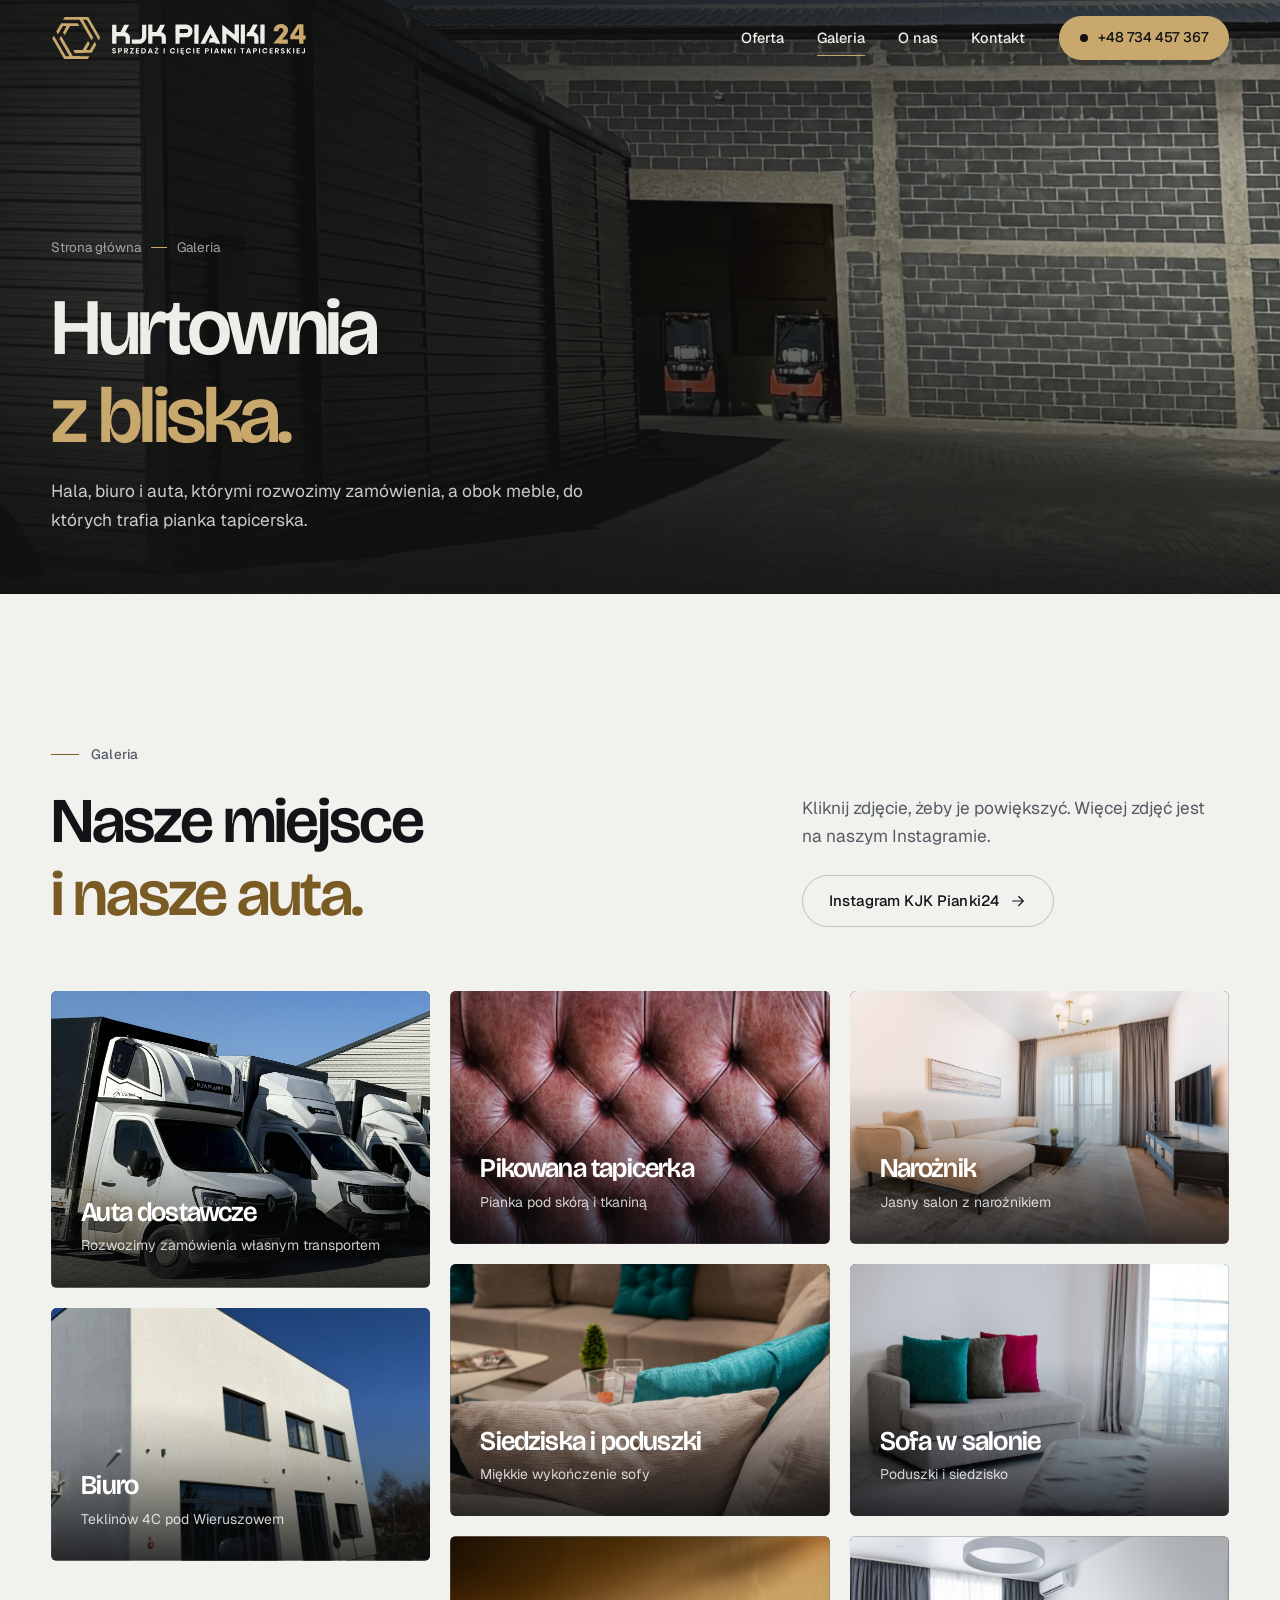
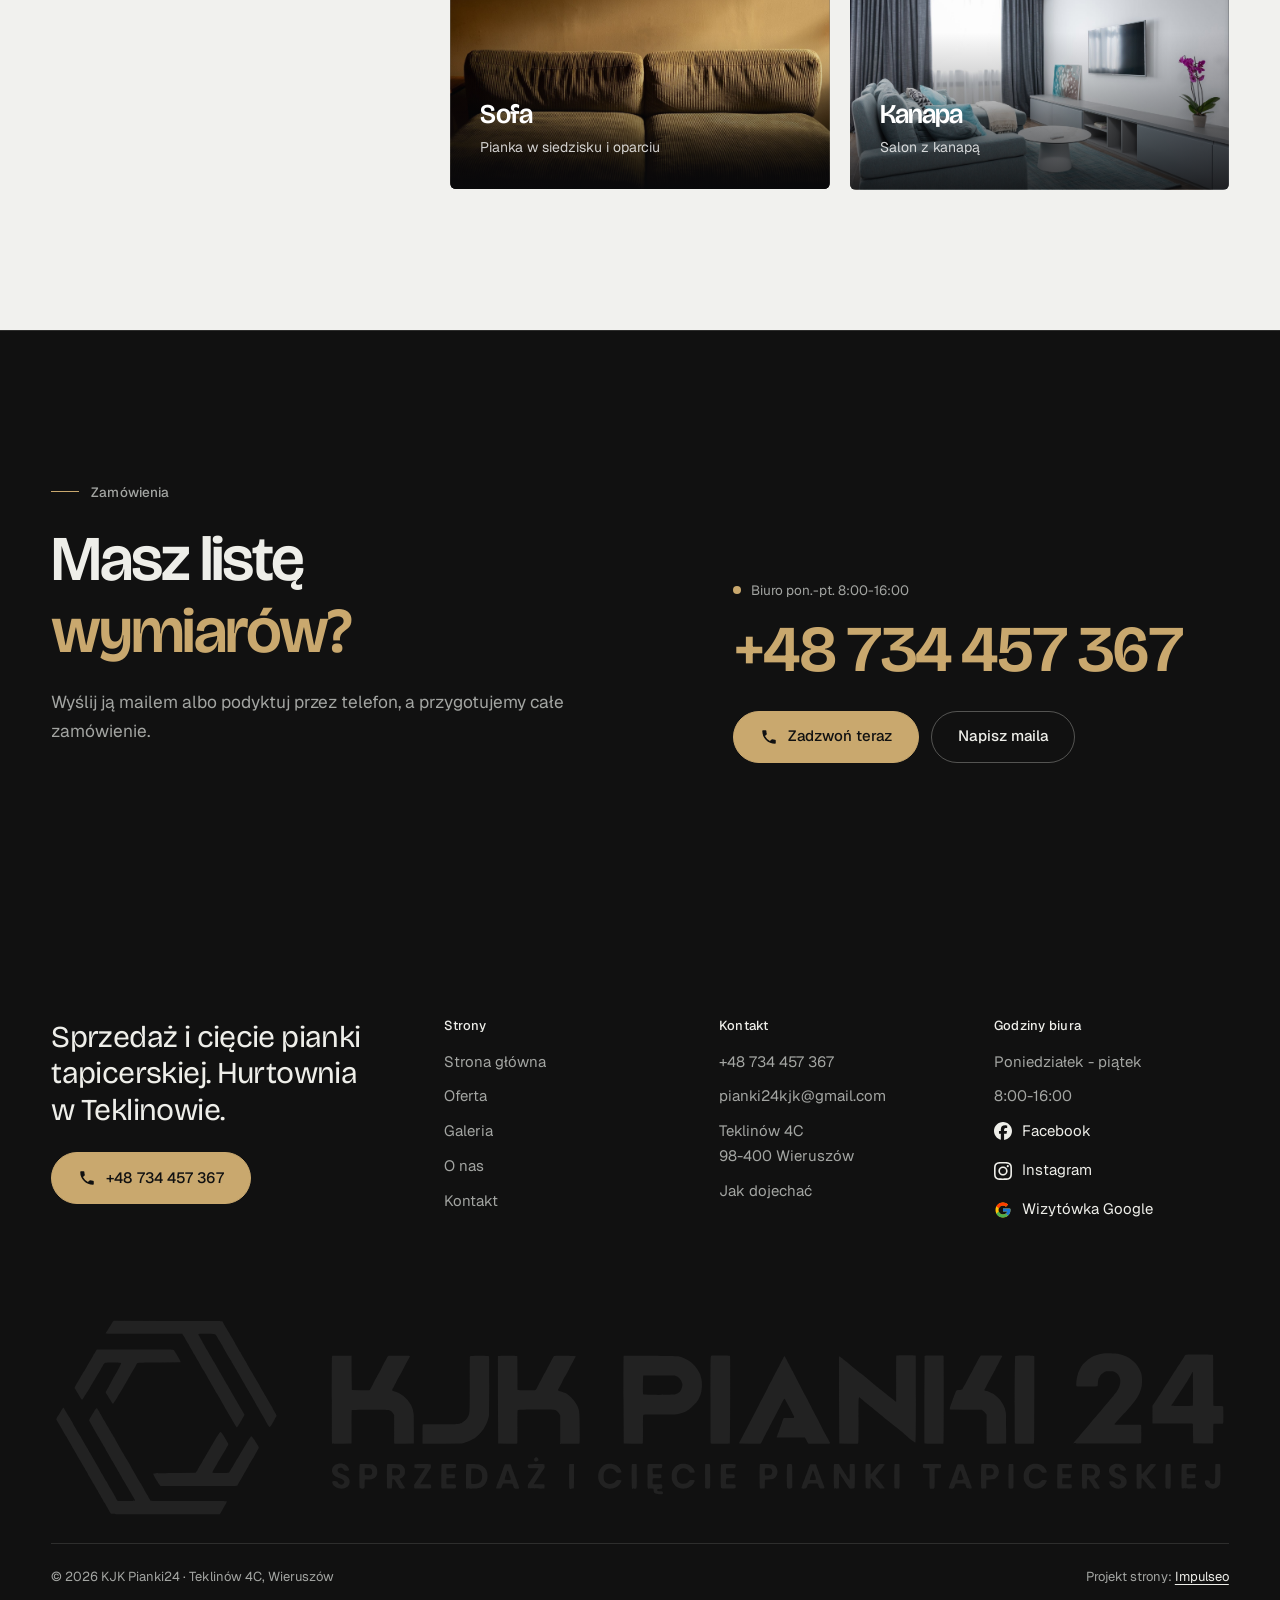
<file: realizacje.html>
<!DOCTYPE html>
<html lang="pl">
<head>
<meta charset="UTF-8">
<meta name="viewport" content="width=device-width, initial-scale=1.0">
<title>Galeria - hurtownia w Teklinowie · KJK Pianki24</title>
<meta name="description" content="Zdjęcia hurtowni KJK Pianki24 w Teklinowie pod Wieruszowem: hala, biuro, auta dostawcze i meble, do których trafia pianka tapicerska.">
<link rel="canonical" href="https://impulseo-pl.github.io/kjkpianki24/realizacje.html">
<meta name="robots" content="noindex, nofollow">
<meta name="theme-color" content="#111111">
<meta property="og:type" content="website">
<meta property="og:locale" content="pl_PL">
<meta property="og:site_name" content="KJK Pianki24">
<meta property="og:title" content="Galeria - hurtownia w Teklinowie · KJK Pianki24">
<meta property="og:description" content="Zdjęcia hurtowni KJK Pianki24 w Teklinowie pod Wieruszowem: hala, biuro, auta dostawcze i meble, do których trafia pianka tapicerska.">
<meta property="og:url" content="https://impulseo-pl.github.io/kjkpianki24/realizacje.html">
<meta property="og:image" content="https://impulseo-pl.github.io/kjkpianki24/img/og.jpg">
<meta property="og:image:width" content="1200">
<meta property="og:image:height" content="630">
<meta name="twitter:card" content="summary_large_image">
<script type="application/ld+json">{"@context": "https://schema.org", "@type": "Store", "name": "KJK Pianki24", "url": "https://impulseo-pl.github.io/kjkpianki24/", "telephone": "+48734457367", "email": "pianki24kjk@gmail.com", "image": "https://impulseo-pl.github.io/kjkpianki24/img/og.jpg", "address": {"@type": "PostalAddress", "streetAddress": "Teklinów 4C", "postalCode": "98-400", "addressLocality": "Wieruszów", "addressCountry": "PL"}, "geo": {"@type": "GeoCoordinates", "latitude": 51.3063534, "longitude": 18.1235981}, "openingHours": "Mo-Fr 08:00-16:00", "aggregateRating": {"@type": "AggregateRating", "ratingValue": "4.8", "reviewCount": "5"}, "sameAs": ["https://www.facebook.com/people/KJK-Pianki24/100085469045485/", "https://www.instagram.com/kjkpianki24/", "https://www.google.com/maps/place/KJKPianki24/@51.306564,18.1231063,17z/data=!4m6!3m5!1s0x471a9ff945ef7c53:0xb045e8f2e6f829d7!8m2!3d51.3063534!4d18.1235981!16s%2Fg%2F11tp8qrjy9"]}</script>
<script>(function(){var d=document.documentElement;d.classList.add('js');try{if(!window.matchMedia('(prefers-reduced-motion: reduce)').matches)d.classList.add('anim');}catch(e){}setTimeout(function(){if(!d.classList.contains('anim-ok'))d.classList.remove('anim');},3500);})();</script>
<link rel="preload" as="image" href="img/g2.jpg" fetchpriority="high">
<link rel="preconnect" href="https://fonts.googleapis.com">
<link rel="preconnect" href="https://fonts.gstatic.com" crossorigin>
<link href="https://fonts.googleapis.com/css2?family=Bricolage+Grotesque:opsz,wght@12..96,400..700&family=Geist:wght@400..600&display=swap" rel="stylesheet">
<link rel="stylesheet" href="assets/styles.css?v=20261030">
<script src="assets/lenis.min.js?v=1.1.20" defer></script>
<script src="assets/main.js?v=20261030" defer></script>
<meta name="nb-deploy" content="4b3add470f5c">
</head>
<body>
<a class="skip" href="#tresc">Przejdź do treści</a>
<header class="site-head">
<div class="head-in">
  <a class="brand" href="index.html" aria-label="KJK Pianki 24 - strona główna">
    <span class="znak"><svg class="wm" viewBox="252 256 4764 820" role="img" aria-label="KJK Pianki 24"><g transform="translate(0,1328) scale(1,-1)"><path class="g" pathLength="1" style="--i:0" d="M299 698 c-2 -2 -4 -6 -6 -9 -2 -4 -5 -8 -6 -10 -1 -2 -2 -4 -3 -5 -1 -2 -2 -4 -4 -6 -1 -3 -3 -6 -4 -7 0 -2 -2 -4 -2 -5 -1 -1 -1 -3 1 -6 8 -13 12 -20 14 -23 1 -2 3 -5 3 -6 1 -2 3 -5 5 -7 1 -3 2 -5 3 -6 1 -2 2 -4 3 -6 2 -2 6 -10 11 -18 5 -9 9 -17 11 -19 1 -2 3 -5 3 -6 1 -2 3 -5 5 -7 1 -3 2 -5 3 -6 1 -2 2 -4 3 -6 2 -2 7 -12 13 -22 6 -10 11 -20 13 -22 1 -2 3 -5 4 -8 1 -2 3 -5 4 -7 2 -2 3 -5 4 -6 0 -1 2 -4 3 -6 2 -3 4 -6 4 -7 1 -2 3 -5 5 -7 1 -3 2 -5 3 -6 1 -2 2 -4 4 -6 1 -3 3 -6 4 -7 0 -2 2 -5 3 -7 2 -2 6 -10 11 -18 5 -9 9 -17 11 -19 1 -2 3 -5 3 -6 1 -2 3 -5 4 -7 2 -3 4 -6 4 -7 1 -2 3 -5 5 -7 1 -3 2 -5 3 -6 1 -2 2 -4 3 -6 2 -3 4 -6 5 -7 0 -2 2 -5 3 -7 2 -2 5 -7 7 -11 2 -5 5 -10 7 -12 1 -2 2 -4 3 -5 0 -2 5 -10 9 -16 1 -2 3 -5 3 -6 1 -2 3 -5 4 -7 2 -3 3 -5 4 -6 0 -2 2 -3 3 -4 2 -2 8 -2 221 -2 l219 0 1 2 c1 2 3 4 4 6 0 1 2 4 4 7 1 2 3 5 4 7 0 1 2 4 3 6 13 22 14 24 11 25 0 1 -70 1 -153 1 -115 0 -153 0 -154 1 -1 1 -2 3 -3 5 -1 2 -3 5 -4 6 -1 2 -4 8 -8 14 -4 6 -7 13 -9 15 -1 2 -3 5 -3 7 -1 1 -3 4 -4 7 -3 4 -5 8 -7 12 -1 1 -3 4 -5 7 -1 2 -3 5 -4 7 0 1 -2 4 -3 6 -2 2 -7 12 -13 22 -6 10 -11 20 -13 22 -1 2 -3 5 -3 7 -1 1 -3 4 -4 7 -2 2 -4 5 -4 7 -1 1 -3 4 -4 6 -1 1 -3 4 -4 7 -6 9 -6 11 -8 14 -1 1 -3 4 -4 6 0 1 -2 4 -3 6 -2 2 -8 14 -15 25 -7 12 -13 24 -15 26 -1 2 -3 5 -3 7 -1 1 -3 4 -4 7 -2 2 -4 5 -4 7 -1 1 -3 4 -4 7 -2 2 -3 4 -4 6 -1 1 -2 3 -3 6 -2 2 -4 5 -5 7 0 1 -2 4 -3 6 -2 2 -9 15 -17 29 -8 14 -15 27 -17 29 -1 2 -3 5 -3 7 -4 6 -10 15 -11 15 -1 0 -3 -2 -6 -5 -4 -7 -5 -9 -7 -12 -1 -2 -3 -5 -5 -7 -1 -3 -2 -5 -3 -6 -1 -2 -2 -4 -3 -6 -2 -3 -4 -6 -5 -9 l-2 -4 2 -4 c1 -3 3 -6 4 -8 2 -3 4 -6 4 -7 1 -2 3 -5 4 -7 2 -3 4 -6 4 -7 1 -2 3 -5 4 -7 2 -3 4 -6 4 -7 1 -2 3 -5 4 -7 2 -3 4 -6 4 -7 1 -2 3 -5 4 -7 2 -3 4 -6 4 -7 1 -2 3 -5 4 -7 2 -3 4 -6 4 -7 1 -2 3 -5 5 -7 1 -3 2 -5 3 -6 1 -2 2 -4 4 -6 1 -3 3 -6 4 -7 0 -2 2 -5 3 -7 2 -2 7 -12 13 -22 6 -10 11 -20 13 -22 1 -2 3 -5 3 -6 1 -2 3 -5 4 -7 2 -3 4 -6 4 -7 1 -2 3 -5 5 -7 1 -3 2 -5 3 -6 1 -2 2 -4 3 -6 2 -3 4 -6 5 -7 0 -2 2 -5 3 -7 2 -2 5 -7 7 -11 2 -5 5 -10 7 -12 1 -2 3 -5 3 -6 1 -2 3 -5 4 -7 3 -5 5 -9 12 -20 4 -6 7 -13 9 -15 1 -2 2 -4 3 -5 1 -2 2 -4 3 -6 2 -2 4 -7 7 -11 2 -4 5 -8 5 -9 3 -4 1 -5 -20 -5 -27 -1 -47 -1 -49 0 -1 1 -5 6 -7 10 0 1 -2 4 -3 7 -2 2 -4 5 -4 7 -1 1 -3 4 -4 7 -2 2 -4 5 -4 7 -1 1 -3 4 -4 7 -2 2 -3 5 -4 6 -1 1 -3 4 -4 6 -2 4 -4 8 -8 15 -1 2 -3 5 -4 7 -1 1 -3 4 -4 6 0 1 -2 4 -4 7 -1 2 -3 5 -4 7 0 1 -2 4 -3 6 -2 2 -10 17 -19 33 -9 15 -17 30 -19 32 -1 2 -3 5 -3 7 -1 1 -3 4 -4 7 -2 2 -4 5 -4 7 -1 1 -3 4 -5 7 -1 2 -2 4 -3 6 -1 1 -2 3 -3 6 -2 2 -4 5 -5 7 0 1 -2 4 -3 6 -2 2 -5 9 -9 15 -4 6 -7 13 -9 15 -1 2 -3 5 -3 7 -1 1 -3 4 -4 6 -1 1 -3 4 -4 6 -2 3 -17 30 -21 36 -1 2 -3 5 -3 7 -1 1 -3 4 -4 7 -2 2 -3 4 -4 6 -1 1 -2 3 -3 6 -3 4 -11 17 -13 21 -1 2 -3 5 -4 7 -1 1 -3 5 -5 8 -4 7 -5 8 -8 4z"/><path class="g" pathLength="1" style="--i:1" d="M438 936 c0 0 -3 -3 -5 -7 -2 -3 -4 -7 -5 -9 -1 -1 -3 -4 -4 -5 0 -2 -2 -5 -3 -7 -2 -2 -4 -7 -7 -11 -2 -4 -5 -9 -6 -10 -1 -2 -3 -5 -4 -7 -3 -5 -14 -25 -16 -28 -1 -1 -3 -4 -4 -6 -2 -4 -10 -17 -13 -22 -1 -2 -2 -4 -3 -5 -1 -2 -2 -4 -3 -6 -2 -2 -4 -7 -7 -11 -5 -9 -6 -11 -8 -14 -2 -3 -3 -8 -1 -10 0 0 2 -2 3 -4 3 -6 6 -11 8 -14 1 -2 4 -7 6 -11 3 -4 5 -8 6 -9 1 -3 5 -7 6 -7 1 0 8 10 10 15 0 0 2 3 4 6 2 3 4 6 4 7 1 1 2 4 4 6 2 2 3 5 4 7 1 1 2 3 4 6 1 2 3 5 4 7 1 2 3 5 4 7 1 1 4 6 6 10 2 3 5 8 7 11 1 2 2 4 3 6 1 1 2 3 3 5 2 2 4 7 7 11 4 7 5 9 10 17 1 2 4 8 8 14 10 17 6 15 30 16 26 0 45 -1 46 -3 0 -1 -5 -11 -13 -26 -2 -3 -4 -9 -6 -12 -2 -3 -5 -9 -7 -12 -2 -4 -5 -9 -6 -10 0 -2 -2 -5 -4 -7 -1 -3 -3 -6 -4 -8 -1 -3 -3 -6 -4 -8 -2 -3 -3 -5 -4 -6 0 -2 -4 -8 -8 -15 -4 -7 -7 -13 -7 -13 0 -1 2 -5 8 -14 1 -2 3 -5 3 -6 1 -2 3 -5 4 -6 1 -2 3 -5 4 -6 5 -10 10 -16 11 -15 1 0 8 11 13 19 1 2 3 5 4 6 1 2 4 8 8 14 4 6 7 12 8 14 1 1 3 4 4 6 3 5 10 17 12 21 1 1 3 4 4 6 0 1 2 4 4 7 1 2 3 5 4 7 0 1 2 4 3 6 2 2 7 12 13 22 6 10 11 20 13 22 1 2 3 5 3 7 3 5 5 7 6 8 1 1 24 2 87 2 l87 1 0 2 c0 1 -1 3 -2 5 -1 1 -2 4 -3 5 -2 5 -9 16 -10 17 0 1 -1 2 -1 2 0 1 -1 2 -2 4 -1 1 -3 5 -5 7 -6 10 3 9 -81 9 -85 1 -232 1 -234 0z"/><path class="g" pathLength="1" style="--i:2" d="M503 1050 c-1 -1 -3 -3 -3 -4 -1 -3 -3 -5 -12 -20 -3 -6 -7 -11 -7 -12 -1 -2 -3 -5 -5 -7 -2 -3 -3 -6 -3 -6 1 -1 43 -1 155 -1 l155 0 2 -4 c5 -7 8 -12 11 -18 1 -2 3 -5 4 -7 2 -3 4 -6 4 -7 1 -2 3 -5 5 -7 1 -3 2 -5 3 -6 1 -2 2 -4 3 -6 2 -2 9 -15 17 -29 8 -14 15 -27 17 -29 1 -2 3 -5 3 -6 1 -2 3 -5 4 -7 2 -3 3 -6 4 -7 4 -7 6 -11 8 -13 1 -2 3 -5 4 -6 0 -2 2 -5 3 -7 2 -2 9 -15 17 -29 8 -14 15 -27 17 -29 1 -2 3 -5 3 -6 1 -2 3 -5 4 -7 2 -3 3 -6 4 -7 1 -1 3 -4 4 -6 1 -3 3 -6 4 -7 1 -1 2 -4 3 -6 2 -2 9 -15 17 -29 8 -14 15 -27 17 -29 1 -2 3 -5 3 -6 1 -2 3 -5 4 -7 2 -3 3 -6 4 -7 1 -1 3 -4 4 -6 1 -3 3 -6 4 -7 1 -1 2 -4 3 -6 2 -2 4 -6 6 -10 6 -10 9 -15 11 -15 1 0 6 6 8 11 1 1 3 4 4 5 3 6 19 33 19 34 0 1 -4 8 -7 13 -1 1 -4 7 -8 13 -4 6 -7 13 -9 15 -1 2 -3 5 -4 7 -1 3 -2 4 -6 11 -2 2 -5 9 -9 15 -4 6 -7 13 -9 15 -1 2 -3 5 -3 7 -1 1 -3 4 -4 7 -2 2 -3 5 -4 6 -4 7 -6 11 -8 14 -1 1 -3 4 -4 6 0 1 -2 4 -3 6 -2 2 -6 10 -11 19 -5 8 -9 16 -11 18 -1 2 -3 5 -3 7 -1 1 -3 4 -4 7 -2 2 -4 5 -4 7 -1 1 -3 4 -4 7 -3 4 -5 8 -7 12 -1 1 -3 4 -5 7 -1 2 -3 5 -4 7 0 1 -2 4 -3 6 -2 2 -9 15 -17 29 -8 14 -15 27 -17 29 -1 2 -3 5 -3 7 -1 1 -3 4 -4 7 -2 2 -4 5 -4 7 -1 1 -3 4 -4 7 -7 11 -9 10 30 10 37 -1 35 -1 41 -11 2 -3 4 -7 5 -9 3 -5 6 -9 10 -16 2 -4 5 -9 7 -11 1 -3 2 -5 3 -6 1 -2 2 -4 3 -6 4 -7 19 -33 23 -40 2 -3 4 -6 4 -7 1 0 2 -2 3 -3 0 -2 2 -5 3 -7 2 -3 4 -6 4 -7 1 -2 3 -5 5 -7 1 -3 2 -5 3 -6 1 -2 2 -4 4 -6 1 -3 3 -6 4 -7 0 -2 2 -5 3 -7 2 -2 7 -12 13 -22 6 -10 11 -20 13 -22 1 -2 3 -5 3 -6 1 -2 3 -5 4 -7 2 -3 3 -5 4 -6 1 -2 2 -4 3 -6 2 -3 4 -6 5 -7 0 -2 2 -5 3 -7 2 -2 6 -10 11 -18 4 -8 9 -15 9 -16 1 -1 3 -6 6 -11 3 -5 6 -11 8 -13 1 -2 3 -5 3 -6 1 -2 3 -5 4 -7 2 -3 4 -6 4 -7 1 -2 3 -5 4 -7 2 -3 4 -6 4 -7 1 -2 3 -5 4 -7 2 -3 7 -12 12 -22 7 -12 11 -17 12 -17 2 0 5 4 11 13 4 7 5 10 9 16 1 2 3 5 3 7 1 1 2 3 3 3 0 1 1 3 2 4 1 4 0 6 -13 28 -1 2 -3 5 -3 7 -1 1 -3 4 -4 7 -2 2 -3 5 -4 6 -1 1 -3 4 -4 7 -1 2 -3 5 -4 6 -1 1 -2 4 -4 7 -1 2 -3 5 -4 7 0 1 -2 4 -3 6 -2 2 -6 10 -11 19 -5 8 -9 16 -11 18 -1 2 -3 5 -3 7 -1 1 -3 4 -4 7 -2 2 -4 5 -4 7 -1 1 -3 4 -5 7 -1 2 -2 4 -3 6 -1 1 -2 3 -3 5 -2 2 -8 14 -15 25 -7 12 -13 24 -15 26 -1 2 -3 5 -3 7 -1 1 -3 4 -4 7 -2 2 -3 5 -4 6 -1 1 -3 4 -4 7 -1 2 -3 5 -4 6 -1 1 -2 4 -4 7 -1 2 -3 5 -4 7 0 1 -2 4 -3 6 -2 2 -5 9 -9 15 -4 6 -7 13 -9 15 -1 2 -3 5 -3 7 -1 1 -3 4 -4 7 -2 2 -4 5 -4 7 -1 1 -3 4 -4 6 -1 2 -3 4 -4 6 -1 2 -3 5 -4 7 0 1 -2 4 -3 6 -6 10 -24 40 -25 43 -1 2 -2 4 -3 5 -1 1 -53 1 -221 1 l-218 1 -3 -3z"/><path class="g" pathLength="1" style="--i:3" d="M936 602 c-3 -2 -10 -14 -15 -22 -3 -6 -5 -9 -9 -15 -1 -2 -4 -8 -8 -14 -4 -6 -7 -12 -8 -14 -1 -1 -3 -4 -4 -6 -1 -3 -20 -34 -25 -43 -1 -2 -2 -5 -3 -6 -4 -7 -6 -11 -8 -13 -1 -2 -3 -5 -4 -6 0 -2 -2 -5 -4 -7 -1 -3 -3 -6 -3 -7 -1 -2 -3 -5 -5 -7 l-3 -4 -70 -1 c-85 -1 -100 -1 -101 -3 -1 -1 3 -10 7 -17 2 -2 3 -5 4 -6 0 -1 2 -4 3 -5 1 -2 3 -5 4 -7 1 -3 3 -5 4 -6 0 -1 2 -3 4 -5 l3 -4 154 0 c123 0 155 0 156 1 1 1 2 3 3 5 1 1 2 4 4 7 1 2 3 5 4 7 0 1 2 4 3 6 2 2 8 14 15 26 7 11 13 23 15 25 1 2 3 5 3 7 1 1 3 4 4 7 2 2 3 5 4 6 1 1 3 4 4 7 1 2 3 5 4 6 1 1 2 4 4 7 1 2 3 5 4 7 0 1 2 4 3 6 15 25 15 26 11 32 -5 8 -6 9 -6 10 0 0 -2 3 -4 6 -2 3 -4 6 -4 7 0 0 -1 2 -2 3 -1 0 -2 2 -2 2 0 2 -8 12 -10 12 -1 0 -5 -6 -13 -19 -3 -5 -5 -9 -6 -10 0 -1 -3 -5 -5 -8 -2 -4 -5 -9 -6 -10 -1 -2 -4 -7 -6 -10 -2 -4 -5 -9 -6 -10 -1 -2 -3 -5 -4 -7 -3 -5 -10 -17 -12 -20 -1 -2 -3 -5 -4 -7 -2 -4 -10 -17 -11 -19 -1 -2 -3 -5 -5 -8 -2 -3 -4 -6 -4 -7 -1 -1 -2 -3 -4 -6 -4 -8 -4 -8 -24 -8 -27 -1 -47 0 -47 2 0 2 2 6 7 15 1 2 3 5 4 6 1 1 2 4 3 6 2 2 5 7 7 12 2 4 5 9 7 11 1 2 2 4 3 6 1 1 2 3 3 6 2 2 5 7 7 11 2 3 5 8 6 10 1 1 3 4 4 6 1 1 4 6 6 11 2 4 5 8 6 9 2 4 1 7 -1 11 -2 2 -3 4 -3 5 -1 1 -2 3 -3 6 -2 2 -5 7 -7 11 -8 14 -15 23 -16 23 0 0 -1 -1 -2 -2z"/><path pathLength="1" style="--i:4" d="M1389 908 c-1 -1 -1 -65 -1 -176 0 -157 0 -174 2 -175 1 -2 6 -2 39 -2 l39 1 0 67 c0 48 0 68 1 69 1 1 138 2 148 0 9 -1 15 -7 21 -17 l2 -4 0 -57 c0 -47 0 -57 1 -58 1 -1 13 -1 40 -1 l39 1 0 59 c0 56 0 60 -2 67 -1 5 -2 10 -2 11 0 1 -1 3 -2 6 -1 2 -2 4 -2 5 0 0 -2 4 -4 9 -15 27 -42 49 -69 55 -7 2 -8 4 -6 8 1 2 4 7 6 10 2 4 5 11 8 15 2 4 5 11 7 15 2 3 5 8 6 11 2 3 8 13 16 29 1 2 4 7 6 12 3 4 6 11 8 15 2 3 6 10 8 14 6 10 6 11 6 12 -1 2 -6 2 -44 2 l-43 0 -2 -3 c-2 -1 -4 -5 -6 -9 -2 -4 -5 -10 -8 -14 -2 -5 -6 -12 -8 -15 -1 -4 -5 -11 -7 -15 -3 -5 -6 -12 -8 -15 -2 -4 -6 -11 -8 -15 -3 -5 -7 -12 -9 -15 -1 -4 -5 -11 -7 -15 -3 -5 -6 -11 -8 -15 -2 -3 -4 -6 -4 -7 -1 -1 -13 -1 -38 -1 l-35 1 -1 69 0 69 -39 0 -39 0 -1 -3z"/><path pathLength="1" style="--i:5" d="M1411 473 c-11 -3 -16 -7 -20 -15 -6 -14 0 -30 14 -36 2 -1 7 -3 9 -4 3 -1 6 -2 6 -2 1 0 4 -1 8 -3 5 -3 7 -4 9 -8 l2 -5 -2 -4 c-2 -4 -6 -7 -10 -7 -6 0 -15 7 -15 10 0 3 -3 4 -10 5 -12 0 -14 -2 -11 -10 7 -20 42 -28 60 -13 12 10 13 30 1 40 -3 3 -10 7 -11 7 -1 0 -3 1 -5 2 -3 1 -8 3 -11 4 -12 5 -15 9 -13 16 1 9 16 11 22 3 4 -7 4 -7 13 -7 10 0 12 1 10 7 -5 17 -27 26 -46 20z"/><path pathLength="1" style="--i:6" d="M1501 472 c-2 -2 -2 -94 0 -96 1 -2 3 -2 9 -3 11 0 11 0 11 19 0 12 0 17 1 18 1 1 5 1 12 1 15 0 18 1 25 5 10 7 13 13 13 26 0 14 -4 21 -16 28 l-4 2 -25 1 c-19 0 -25 0 -26 -1z m43 -17 c5 -2 7 -7 7 -14 0 -6 0 -6 -3 -10 l-4 -3 -11 0 -11 1 -1 12 c0 7 0 13 0 14 1 1 19 2 23 0z"/><path pathLength="1" style="--i:7" d="M1612 471 c-2 -3 -1 -92 0 -95 1 -2 2 -2 9 -2 5 0 9 0 9 0 1 1 2 7 2 19 l1 19 2 0 c2 0 4 0 5 -1 1 -1 7 -9 8 -12 1 -2 3 -6 6 -9 2 -4 5 -9 5 -11 3 -4 6 -6 15 -6 10 1 12 2 8 8 -5 7 -14 21 -14 21 0 1 -1 3 -2 5 -3 4 -4 7 -1 8 5 1 7 3 10 6 8 7 9 10 9 22 0 9 0 10 -3 15 -4 6 -6 8 -12 12 l-5 2 -26 1 c-24 0 -25 0 -26 -2z m41 -16 c2 0 5 -2 7 -4 3 -3 4 -3 4 -10 0 -11 -5 -14 -23 -14 -6 0 -8 0 -8 2 -1 2 -1 26 0 26 1 1 16 1 20 0z"/><path pathLength="1" style="--i:8" d="M1723 472 c0 -1 -1 -4 -1 -8 0 -8 0 -8 22 -8 19 0 22 0 19 -3 0 -1 -10 -16 -21 -33 l-21 -31 0 -6 c0 -5 0 -7 1 -8 1 -1 11 -1 34 -1 36 0 34 -1 34 8 0 9 0 9 -24 9 -15 0 -20 0 -20 1 0 1 5 9 12 19 6 9 13 19 14 21 2 4 4 7 10 15 7 11 7 10 7 17 0 4 -1 7 -1 8 -2 2 -63 2 -65 0z"/><path pathLength="1" style="--i:9" d="M1832 472 c-1 0 -2 -95 0 -97 1 -1 6 -1 28 -1 l27 0 2 2 c2 2 2 4 2 7 -1 8 -2 8 -21 8 -10 0 -17 0 -17 1 -1 1 -2 21 -1 23 1 1 5 1 16 1 9 0 16 0 17 1 1 0 1 3 1 8 l0 7 -16 0 c-9 0 -17 0 -17 1 -1 1 -2 22 -1 23 1 0 9 0 18 0 11 0 18 1 19 2 1 0 1 3 2 6 0 9 1 9 -30 9 -15 0 -28 0 -29 -1z"/><path pathLength="1" style="--i:10" d="M1932 472 c-1 0 -2 -95 0 -97 1 -2 35 -2 46 0 29 4 45 30 39 62 -3 15 -13 26 -29 33 -5 2 -7 2 -30 3 -13 0 -25 0 -26 -1z m46 -19 c13 -5 18 -13 18 -29 0 -16 -4 -23 -16 -29 -6 -3 -26 -4 -27 -2 -2 2 -1 61 0 62 2 1 19 0 25 -2z"/><path pathLength="1" style="--i:11" d="M1947 909 c-1 -1 -1 -38 -1 -111 0 -117 0 -119 -5 -130 -6 -13 -16 -23 -28 -29 -11 -5 -17 -5 -89 -5 -50 0 -67 0 -68 -1 -1 -1 -1 -11 -1 -39 l0 -38 2 -1 c2 0 37 0 79 0 l77 1 9 2 c11 4 20 7 22 8 0 0 2 1 3 1 1 1 5 3 7 4 3 2 6 4 8 4 10 6 31 26 40 40 9 14 15 27 20 45 l2 10 1 118 c0 85 0 120 -1 121 -2 3 -75 3 -77 0z"/><path pathLength="1" style="--i:12" d="M2060 910 c0 -1 0 -81 0 -178 l1 -176 38 -1 c20 0 38 0 39 1 1 1 1 14 1 67 0 44 0 67 1 68 2 3 148 3 154 0 6 -3 12 -10 15 -16 l3 -5 0 -56 c0 -31 0 -56 0 -57 1 -2 3 -2 39 -2 28 0 38 0 39 1 2 2 1 112 -1 123 0 4 -1 9 -1 10 0 1 -1 4 -1 5 -1 2 -2 4 -2 6 -1 4 -9 18 -14 25 -9 13 -31 33 -40 36 -1 0 -3 1 -4 1 -2 2 -10 5 -17 6 -3 1 -6 2 -6 3 -2 2 -1 2 15 32 2 4 5 11 7 15 2 3 5 9 7 11 1 2 4 8 6 11 2 4 5 11 8 15 2 4 5 11 7 15 2 3 6 10 8 14 10 18 13 24 13 25 0 2 -85 3 -88 1 -1 -1 -3 -4 -5 -8 -2 -4 -6 -11 -8 -15 -3 -5 -6 -12 -8 -15 -2 -4 -6 -11 -8 -15 -3 -5 -6 -12 -8 -15 -2 -4 -6 -11 -8 -15 -3 -5 -6 -12 -8 -15 -2 -4 -6 -11 -8 -15 -3 -5 -6 -12 -8 -16 -2 -4 -5 -7 -6 -8 -3 -2 -70 -1 -72 0 -1 1 -1 22 -1 68 0 49 0 68 -1 69 -2 2 -77 2 -78 0z"/><path pathLength="1" style="--i:13" d="M2086 467 c-3 -7 -6 -15 -6 -17 0 0 -1 -2 -2 -4 -1 -2 -2 -5 -2 -7 -1 -2 -2 -4 -2 -5 -1 0 -2 -3 -2 -5 -1 -3 -3 -8 -4 -11 -2 -4 -4 -9 -4 -11 -1 -2 -2 -4 -2 -5 -1 -2 -2 -4 -3 -6 0 -2 -1 -4 -2 -5 0 -2 -1 -3 -1 -4 0 -1 -1 -3 -2 -6 -3 -7 -2 -8 9 -7 10 0 11 0 13 9 1 3 3 7 4 8 l2 3 17 0 c10 0 18 -1 19 -1 1 -1 5 -11 6 -15 1 -4 5 -5 14 -5 8 1 9 2 7 7 -1 6 -5 14 -7 20 -1 2 -2 5 -2 6 0 1 -1 2 -1 4 -1 1 -2 3 -3 5 0 2 -2 7 -4 11 -1 3 -3 8 -4 11 0 2 -1 5 -2 5 0 1 -1 3 -2 5 0 2 -1 5 -2 7 -1 2 -2 4 -2 4 0 1 -1 4 -2 8 l-3 6 -11 0 -12 0 -2 -5z m17 -27 c2 -5 4 -13 6 -18 5 -14 5 -13 -10 -13 l-11 1 0 3 c0 2 1 6 2 9 3 7 5 14 6 18 2 8 4 7 7 0z"/><path pathLength="1" style="--i:14" d="M2183 471 c-3 -2 -3 -10 0 -13 2 -2 3 -2 21 -2 21 0 22 0 18 -5 -1 -2 -4 -5 -5 -8 -2 -2 -4 -5 -4 -6 -2 -2 -25 -37 -29 -43 -3 -5 -3 -6 -3 -12 0 -3 0 -6 1 -7 1 -1 64 -2 66 -1 1 1 1 14 0 16 -1 1 -7 1 -22 1 -15 0 -20 0 -20 1 0 2 -2 -1 23 36 l20 30 0 6 c0 4 -1 7 -1 8 -2 2 -63 1 -65 -1z"/><path pathLength="1" style="--i:15" d="M2208 497 c-6 -10 5 -19 14 -11 3 2 3 8 0 11 -3 5 -11 4 -14 0z"/><path pathLength="1" style="--i:16" d="M2349 472 c-2 -2 -1 -96 0 -97 1 -2 17 -2 18 0 1 0 1 20 1 49 l0 49 -10 0 c-5 0 -9 0 -9 -1z"/><path pathLength="1" style="--i:17" d="M2500 473 c-31 -8 -45 -50 -26 -80 3 -4 12 -13 15 -14 1 0 2 -1 3 -1 5 -5 25 -6 36 -3 15 4 22 10 30 25 4 8 3 8 -8 9 -10 0 -10 0 -16 -8 -7 -9 -23 -11 -33 -6 -10 6 -14 13 -13 29 0 13 1 17 7 23 10 11 30 10 39 -1 2 -2 4 -5 5 -6 2 -2 3 -2 11 -2 11 1 12 1 7 11 -10 20 -33 29 -57 24z"/><path pathLength="1" style="--i:18" d="M2569 911 c-1 -1 -1 -30 -1 -178 l1 -177 38 -1 c20 0 38 0 39 1 1 1 1 12 1 58 0 50 0 57 2 58 1 2 8 2 64 2 40 0 65 0 71 1 12 2 28 7 38 12 2 2 6 4 8 5 14 8 40 36 43 46 0 2 1 3 2 4 0 1 1 2 1 3 0 0 1 2 2 4 8 16 10 55 4 73 -1 3 -2 7 -2 8 0 0 -1 2 -1 4 -1 1 -3 6 -5 10 -11 23 -32 44 -55 54 -12 6 -18 8 -30 11 -9 2 -217 3 -220 2z m211 -82 c13 -5 21 -14 25 -28 2 -8 2 -8 0 -16 -3 -15 -12 -25 -27 -30 -9 -3 -129 -3 -130 0 -2 3 -1 75 0 76 1 0 30 0 64 0 59 0 63 0 68 -2z"/><path pathLength="1" style="--i:19" d="M2602 472 c-2 -2 -1 -95 1 -97 0 -1 4 -1 8 -2 12 0 11 -4 11 51 0 35 0 47 -1 48 -2 1 -17 1 -19 0z"/><path pathLength="1" style="--i:20" d="M2667 472 c-2 -1 -2 -4 -2 -48 0 -56 -1 -51 12 -50 12 0 13 -1 13 -7 0 -11 6 -15 22 -16 15 0 16 0 16 6 -1 5 -2 6 -12 6 -8 0 -12 2 -12 5 0 3 2 4 10 4 10 1 11 2 11 10 0 9 0 9 -19 9 -12 0 -18 0 -19 1 -2 2 -1 23 1 23 0 1 8 1 16 1 17 0 17 0 17 8 0 8 1 8 -17 8 -8 0 -16 0 -16 1 -2 0 -3 21 -1 23 1 0 9 0 18 0 14 0 17 0 18 2 2 1 3 12 1 14 -2 1 -55 1 -57 0z"/><path pathLength="1" style="--i:21" d="M2797 473 c-13 -4 -23 -12 -31 -27 -4 -8 -4 -36 0 -43 1 -3 2 -5 2 -5 0 -2 7 -10 10 -14 24 -20 63 -12 76 15 4 9 3 10 -8 10 l-9 0 -3 -4 c-8 -10 -13 -12 -23 -12 -9 0 -13 1 -19 6 -8 8 -11 30 -5 41 10 19 33 21 46 4 l4 -6 9 0 10 1 0 2 c1 7 -11 22 -21 28 -10 5 -26 6 -38 4z"/><path pathLength="1" style="--i:22" d="M2899 472 c-1 -1 -1 -13 -1 -49 l0 -47 2 -1 c3 -2 15 -2 17 0 2 1 2 7 2 49 0 45 0 47 -2 48 -3 1 -16 1 -18 0z"/><path pathLength="1" style="--i:23" d="M2924 911 c-4 -1 -4 4 -4 -179 0 -172 0 -175 2 -176 3 -2 75 -1 77 0 1 2 2 352 0 354 -1 1 -6 2 -37 2 -20 0 -37 0 -38 -1z"/><path pathLength="1" style="--i:24" d="M2963 472 c-2 -2 -2 -94 0 -96 1 -2 4 -2 29 -2 31 0 30 -1 30 9 0 8 -1 8 -20 8 -12 0 -17 0 -18 1 -2 2 -1 23 1 23 0 1 8 1 16 1 17 0 17 0 17 9 0 7 0 7 -17 7 -8 0 -16 0 -16 1 -2 0 -3 21 -1 23 1 0 9 0 18 0 15 0 16 0 18 2 2 2 3 12 1 14 -2 2 -56 2 -58 0z"/><path pathLength="1" style="--i:24" d="M3120 472 c-2 -2 -2 -94 0 -97 2 -1 3 -2 10 -1 5 0 9 0 9 1 1 1 1 9 1 18 0 11 0 16 1 17 1 0 8 1 15 1 12 1 14 1 19 3 21 11 22 44 0 56 -5 2 -6 2 -29 3 -19 0 -25 0 -26 -1z m43 -17 c8 -5 9 -18 2 -25 -3 -2 -21 -4 -24 -2 -1 1 -2 26 0 27 1 2 19 1 22 0z"/><path pathLength="1" style="--i:24" d="M3218 908 c-1 0 -3 -5 -6 -11 -4 -6 -10 -19 -14 -27 -5 -9 -11 -21 -14 -27 -4 -7 -10 -19 -14 -27 -5 -9 -11 -21 -15 -27 -3 -7 -8 -17 -11 -23 -4 -7 -10 -19 -14 -27 -5 -9 -11 -21 -14 -27 -4 -7 -9 -17 -12 -23 -4 -7 -10 -19 -14 -27 -5 -9 -10 -20 -12 -23 -2 -4 -7 -13 -10 -19 -8 -14 -16 -31 -24 -46 -3 -6 -6 -12 -7 -12 -1 -1 -1 -3 -1 -4 l1 -2 42 -1 c23 0 43 0 44 1 1 0 5 8 15 29 2 3 7 12 10 19 4 6 9 16 12 23 4 6 8 14 10 19 10 17 29 55 40 77 9 16 10 17 13 9 5 -9 14 -27 21 -38 3 -7 8 -16 10 -20 2 -5 5 -9 5 -10 1 -1 1 -2 1 -3 -1 -2 -3 -2 -22 -2 l-21 0 -2 -2 c-1 -3 -4 -9 -7 -20 -1 -3 -3 -8 -4 -11 -2 -4 -4 -9 -4 -11 -1 -3 -3 -8 -4 -11 -2 -4 -4 -10 -5 -12 0 -3 -1 -5 -2 -6 -1 0 -1 -1 -1 -3 l0 -3 57 0 57 0 2 -4 c3 -4 5 -8 7 -13 1 -2 3 -4 4 -6 l2 -2 42 0 c23 0 43 0 43 1 3 0 2 3 0 6 -1 0 -2 2 -2 3 0 1 0 2 -1 2 0 1 -3 6 -6 12 -3 6 -7 13 -8 15 -2 2 -6 11 -11 20 -4 8 -10 20 -14 27 -3 6 -9 18 -14 27 -4 8 -10 20 -14 27 -3 6 -9 18 -14 27 -4 8 -10 20 -14 27 -3 6 -8 16 -12 23 -25 48 -31 59 -40 77 -3 6 -8 16 -12 23 -18 34 -20 39 -22 36z"/><path pathLength="1" style="--i:24" d="M3231 471 c-3 -2 -3 -92 0 -95 3 -4 14 -4 18 0 l2 2 0 46 c0 53 1 49 -11 49 -6 0 -8 0 -9 -2z"/><path pathLength="1" style="--i:24" d="M3322 469 c-1 -2 -2 -4 -2 -5 0 -1 -1 -3 -2 -5 -1 -2 -2 -5 -2 -7 -1 -2 -2 -4 -2 -5 -1 0 -2 -3 -2 -5 -1 -3 -3 -8 -4 -11 -2 -4 -4 -9 -4 -10 -1 -2 -2 -5 -2 -6 -1 -2 -2 -5 -3 -7 -1 -2 -2 -6 -4 -10 -1 -4 -3 -9 -4 -11 0 -3 -1 -5 -2 -6 -1 0 -1 -6 0 -7 1 0 5 -1 9 -1 10 1 11 2 14 13 3 7 4 8 22 8 21 0 20 0 23 -9 4 -11 4 -11 13 -11 11 -1 13 1 9 11 -1 2 -2 5 -3 7 0 1 -2 6 -4 10 -1 3 -3 8 -4 11 0 2 -1 5 -2 5 0 1 -1 3 -1 5 -1 2 -2 4 -3 6 0 1 -1 3 -2 5 0 2 -2 7 -4 11 -1 3 -3 8 -4 11 -3 9 -5 14 -5 15 -1 1 -4 1 -12 1 l-11 0 -2 -3z m15 -26 c1 -2 2 -6 3 -8 0 -2 2 -8 4 -11 1 -4 2 -9 2 -11 l1 -3 -12 -1 c-8 0 -13 0 -13 1 0 1 1 5 2 9 2 5 4 10 4 12 1 2 2 5 3 7 0 1 1 3 1 4 0 6 3 6 5 1z"/><path pathLength="1" style="--i:24" d="M3420 472 c-2 -2 -2 -95 1 -97 1 -2 15 -2 18 0 1 1 1 7 1 31 0 33 0 35 6 25 1 -3 3 -7 4 -8 2 -2 4 -5 6 -8 12 -20 26 -40 28 -41 4 -1 17 0 19 2 2 2 2 94 0 96 -2 1 -17 1 -19 0 -1 -1 -1 -10 -1 -32 0 -18 0 -31 -1 -31 0 0 -2 3 -5 6 -2 3 -5 7 -6 10 -2 2 -3 4 -3 5 0 0 -1 1 -2 2 0 1 -2 2 -2 3 -1 2 -6 10 -13 20 l-11 18 -10 0 c-6 0 -9 0 -10 -1z"/><path pathLength="1" style="--i:24" d="M3548 472 c-2 -2 -1 -95 1 -97 1 -2 15 -2 18 0 1 1 1 5 1 21 0 22 0 22 8 12 11 -15 25 -32 28 -33 1 -1 4 -2 9 -1 4 0 9 0 10 0 1 0 2 1 2 2 0 1 -15 20 -34 43 -2 2 -3 4 -3 5 0 2 9 13 15 20 3 4 9 10 13 15 3 4 6 7 7 8 1 1 2 2 2 3 0 2 -1 3 -9 3 -13 0 -13 0 -21 -10 -5 -5 -12 -14 -16 -19 -5 -6 -9 -11 -10 -11 -1 0 -1 3 -1 19 0 13 0 19 -1 20 -2 1 -17 1 -19 0z"/><path pathLength="1" style="--i:24" d="M3665 472 c-2 -2 -2 -95 0 -97 1 0 5 -1 9 -1 12 -1 11 -6 11 49 0 36 0 48 -1 49 -2 1 -17 1 -19 0z"/><path pathLength="1" style="--i:24" d="M3672 912 c-1 -1 -1 -27 -1 -94 0 -51 0 -93 0 -93 -1 0 -70 55 -90 71 -5 4 -38 32 -51 42 -17 13 -54 44 -56 46 -2 2 -5 4 -7 5 -1 1 -8 6 -13 11 -11 9 -13 10 -14 7 0 -1 0 -80 0 -176 l1 -175 37 -1 c29 0 38 0 39 1 2 1 2 7 2 94 0 103 0 97 7 90 2 -2 13 -11 25 -21 24 -19 22 -17 31 -25 36 -29 54 -44 55 -45 0 0 5 -4 11 -9 19 -15 52 -41 54 -43 1 -1 4 -4 7 -6 3 -3 6 -5 7 -6 3 -4 31 -25 33 -25 1 1 2 9 2 175 0 129 0 176 -1 177 -2 2 -76 2 -78 0z"/><path pathLength="1" style="--i:24" d="M3780 472 c-1 0 -1 -2 -1 -7 0 -9 1 -9 14 -9 9 0 11 0 12 -1 1 -1 1 -17 1 -40 0 -45 -1 -42 11 -42 11 1 10 -2 10 43 0 34 0 39 1 40 1 0 5 1 11 0 13 0 14 0 14 8 1 10 4 9 -36 9 -20 0 -36 0 -37 -1z"/><path pathLength="1" style="--i:24" d="M3788 911 l-2 -1 -1 -176 c0 -165 0 -177 2 -178 2 -1 76 -2 76 0 2 2 1 353 0 355 -1 1 -70 1 -75 0z"/><path pathLength="1" style="--i:24" d="M3918 468 c-1 -2 -2 -4 -2 -5 0 0 -1 -2 -2 -4 0 -2 -2 -5 -2 -7 -1 -3 -3 -8 -4 -11 -2 -4 -4 -9 -4 -11 -1 -2 -2 -4 -2 -5 -1 -2 -2 -4 -3 -6 0 -2 -1 -4 -1 -5 -1 0 -2 -3 -2 -5 -1 -3 -3 -8 -4 -11 -2 -4 -4 -9 -4 -11 -1 -2 -2 -4 -3 -5 -1 -3 -1 -7 0 -8 1 0 5 0 9 -1 8 0 8 1 11 3 2 3 4 9 4 12 0 0 1 2 2 3 3 3 3 3 20 3 17 0 21 -1 21 -5 0 -2 4 -13 6 -14 1 -1 13 -2 17 -1 3 0 3 4 -1 13 -2 7 -5 13 -8 23 -1 3 -3 7 -4 9 0 1 -1 4 -2 6 0 1 -1 3 -2 5 0 1 -1 3 -2 5 0 2 -2 7 -4 11 -1 3 -3 8 -4 11 0 2 -1 5 -2 5 0 1 -1 3 -1 4 -2 6 -2 6 -14 6 l-11 0 -2 -4z m15 -24 c1 -2 2 -6 3 -8 1 -6 5 -16 7 -20 2 -6 1 -6 -12 -7 -14 0 -14 0 -10 10 1 4 2 9 3 11 1 2 2 5 2 7 1 1 2 4 2 5 0 2 2 5 3 5 0 0 1 -1 2 -3z"/><path pathLength="1" style="--i:24" d="M4012 909 c-2 -1 -4 -6 -7 -10 -4 -7 -12 -24 -19 -35 -3 -7 -9 -19 -15 -29 -5 -10 -11 -21 -16 -30 -2 -4 -6 -12 -9 -16 -9 -17 -6 -15 -19 -16 -12 -1 -13 -1 -15 -8 -1 -2 -3 -8 -4 -11 -2 -4 -4 -9 -4 -11 -1 -2 -2 -4 -3 -5 0 -2 -1 -3 -1 -4 0 -2 -1 -4 -2 -6 -1 -2 -2 -5 -2 -6 0 -1 -1 -3 -2 -5 -1 -2 -2 -5 -2 -6 0 0 -1 -3 -2 -5 -1 -2 -2 -6 -2 -8 l0 -4 64 -1 65 0 4 -3 c6 -4 9 -7 13 -13 l3 -4 0 -58 c0 -56 0 -58 2 -59 1 -1 15 -1 39 -1 l38 1 0 60 c0 58 0 61 -2 69 -1 4 -2 8 -2 9 0 2 -1 3 -1 5 -1 1 -2 2 -2 3 0 2 -6 14 -11 21 -7 12 -23 27 -34 34 -10 6 -22 11 -28 12 -8 1 -10 3 -6 8 1 1 2 4 4 7 1 2 4 9 7 14 3 5 6 11 7 13 2 3 5 9 15 27 2 4 5 11 8 15 2 4 5 11 7 15 2 3 6 10 8 15 3 4 6 11 8 15 2 4 4 7 5 8 2 0 1 5 0 5 -1 1 -21 1 -43 1 l-42 0 -2 -3z"/><path pathLength="1" style="--i:24" d="M4016 472 c-2 -2 -2 -94 0 -97 2 -1 3 -2 10 -1 5 0 9 0 9 1 1 1 1 9 1 18 0 11 0 16 1 17 1 0 8 1 15 1 12 1 14 1 19 3 21 11 22 44 0 56 -5 2 -6 2 -29 3 -19 0 -25 0 -26 -1z m44 -18 c8 -6 8 -17 1 -24 -3 -2 -21 -4 -24 -2 -1 1 -2 26 0 27 0 1 5 1 11 1 8 0 10 0 12 -2z"/><path pathLength="1" style="--i:24" d="M4127 472 c-2 -1 -2 -95 0 -97 3 -2 14 -2 17 0 2 1 2 2 2 49 0 38 0 47 -1 48 -2 1 -16 1 -18 0z"/><path pathLength="1" style="--i:24" d="M4153 910 c-3 -2 -3 -352 -1 -354 2 -1 73 -2 76 0 2 1 2 4 2 177 l0 176 -2 1 c-4 3 -73 3 -75 0z"/><path pathLength="1" style="--i:24" d="M4222 473 c-14 -3 -25 -14 -32 -29 -4 -8 -4 -32 0 -40 8 -20 24 -31 45 -31 20 0 36 10 43 26 5 9 4 9 -8 10 l-8 0 -5 -5 c-6 -8 -12 -11 -21 -11 -12 0 -19 4 -25 15 -4 7 -4 24 0 31 5 10 14 16 24 16 10 0 17 -4 26 -16 2 -2 17 -1 19 0 4 5 -10 24 -21 30 -9 5 -25 6 -37 4z"/><path pathLength="1" style="--i:24" d="M4324 472 c-1 0 -2 -95 0 -97 1 -1 6 -1 28 -1 32 0 30 -1 30 9 0 8 0 8 -20 8 -11 0 -17 0 -18 1 -1 2 -1 21 0 23 1 1 5 1 17 1 17 0 17 0 17 9 l0 7 -16 0 c-9 0 -17 0 -17 1 -2 1 -2 22 -1 23 1 0 9 0 18 0 11 0 18 1 19 2 2 1 2 12 0 14 -1 1 -53 2 -57 0z"/><path pathLength="1" style="--i:24" d="M4424 472 c-2 -1 -2 -96 1 -98 2 -1 16 -1 17 1 1 1 1 7 1 18 0 18 1 19 5 19 3 0 4 -1 17 -22 0 -1 2 -5 4 -8 5 -8 6 -9 18 -9 9 1 10 1 4 10 -2 3 -5 8 -7 12 -2 3 -5 8 -7 10 -4 7 -4 9 1 10 5 2 12 8 15 14 8 15 1 33 -14 41 -4 2 -6 2 -29 3 -13 0 -25 0 -26 -1z m40 -17 c2 0 5 -2 7 -4 6 -6 6 -14 1 -19 l-3 -4 -12 -1 c-11 0 -12 0 -13 2 -1 2 -1 24 0 26 1 1 14 1 20 0z"/><path class="g" pathLength="1" style="--i:24" d="M4509 920 c-15 -2 -38 -9 -48 -15 -19 -12 -33 -25 -42 -39 -3 -6 -10 -20 -11 -23 -1 -2 -2 -6 -2 -8 -5 -14 -8 -45 -5 -47 1 -1 20 -1 42 -1 46 0 44 -1 44 9 0 8 2 19 3 22 0 1 2 4 4 7 4 9 12 16 20 20 6 3 7 3 21 3 13 0 14 0 19 -2 24 -11 31 -40 17 -66 -1 -2 -2 -4 -3 -6 -3 -5 -4 -7 -10 -15 -3 -4 -6 -7 -6 -8 0 0 -1 -2 -3 -4 -2 -2 -7 -8 -11 -12 -4 -5 -10 -13 -14 -17 -4 -4 -10 -11 -14 -16 -4 -5 -9 -12 -12 -15 -3 -3 -8 -9 -12 -14 -4 -5 -9 -11 -11 -13 -3 -3 -8 -9 -12 -14 -4 -5 -11 -13 -15 -18 -4 -5 -14 -17 -22 -25 -7 -9 -18 -22 -24 -29 -6 -7 -11 -13 -12 -14 0 0 -1 -1 -1 -2 0 -2 3 -2 136 -2 85 0 137 0 137 1 1 0 1 17 1 37 0 20 0 37 -1 37 0 1 -21 1 -53 1 -30 0 -53 0 -54 1 -1 1 -1 1 4 7 13 15 21 23 29 32 4 5 14 15 20 22 36 39 52 66 57 97 2 15 1 41 -3 50 -1 3 -2 5 -2 6 0 0 -2 5 -4 9 -16 32 -43 52 -84 62 -11 2 -48 4 -63 2z"/><path pathLength="1" style="--i:24" d="M4554 473 c-26 -7 -30 -37 -7 -50 3 -2 5 -3 6 -3 1 0 3 -1 5 -2 3 -1 7 -3 11 -4 8 -3 12 -7 12 -13 0 -9 -9 -15 -17 -10 -4 2 -8 5 -8 7 0 4 -10 7 -20 5 -4 0 -4 -3 -1 -10 7 -16 29 -24 48 -18 25 7 29 38 6 51 -2 1 -5 2 -5 2 -1 0 -3 1 -5 2 -2 1 -5 2 -5 2 -1 0 -3 1 -5 2 -2 1 -5 2 -5 2 -3 0 -8 5 -9 9 -4 12 16 19 22 7 4 -6 5 -6 13 -6 12 0 13 2 8 11 -7 15 -25 21 -44 16z"/><path pathLength="1" style="--i:24" d="M4645 472 c-2 -1 -1 -97 0 -98 2 -1 17 -1 18 1 1 1 1 8 1 21 0 14 1 20 2 20 0 0 8 -9 16 -19 19 -25 17 -24 30 -23 8 0 11 0 11 1 0 1 -14 20 -17 22 -2 2 -22 27 -22 28 0 0 3 3 6 7 2 3 8 9 12 14 4 5 10 12 14 16 9 10 9 10 -3 11 -5 0 -10 0 -12 0 -1 -1 -7 -8 -14 -16 -7 -9 -13 -17 -15 -18 -1 -1 -3 -4 -4 -5 -3 -4 -4 -2 -4 18 0 10 0 19 0 20 -1 1 -18 2 -19 0z"/><path pathLength="1" style="--i:24" d="M4763 471 c-3 -2 -3 -92 -1 -95 1 -2 3 -2 9 -3 12 0 11 -4 11 50 0 34 0 48 -1 49 -2 2 -16 2 -18 -1z"/><path pathLength="1" style="--i:24" d="M4827 472 c-2 -1 -2 -95 0 -97 2 -2 56 -2 57 0 1 2 1 13 0 15 -1 1 -7 1 -19 1 -10 0 -17 0 -18 1 -1 2 0 22 1 23 0 1 8 1 17 1 l16 1 0 7 0 8 -16 0 c-9 0 -17 1 -17 1 -2 1 -2 21 0 22 1 1 6 1 17 1 10 0 17 0 18 1 3 1 3 14 0 15 -2 1 -54 1 -56 0z"/><path class="g" pathLength="1" style="--i:24" d="M4843 915 c-1 0 -4 -3 -6 -7 -2 -4 -7 -12 -11 -17 -3 -5 -6 -9 -6 -10 0 0 -4 -5 -16 -24 -2 -3 -4 -6 -4 -7 0 0 -1 -2 -2 -2 -1 -1 -2 -3 -2 -3 0 0 -2 -4 -5 -8 -8 -13 -14 -22 -15 -24 0 0 -3 -5 -7 -11 -11 -16 -16 -24 -17 -26 0 0 -3 -5 -7 -11 -11 -17 -16 -24 -17 -26 0 -1 -8 -13 -16 -24 l-4 -6 0 -36 c0 -19 0 -36 0 -36 1 0 37 0 81 0 67 0 81 0 82 -1 1 -1 1 -14 1 -41 l1 -38 39 -1 c23 0 41 0 41 1 1 0 1 17 1 39 0 26 0 38 1 39 1 1 5 1 19 1 10 0 18 0 19 1 2 1 2 3 2 34 0 20 0 34 -1 35 -1 1 -4 2 -19 2 -11 0 -19 1 -20 1 -1 1 -1 22 -1 103 0 94 0 102 -2 103 -1 1 -105 2 -109 0z m29 -138 c0 -37 0 -68 -1 -68 -1 -1 -85 -1 -86 0 -1 1 -1 2 0 3 3 2 15 21 15 22 0 0 1 2 2 3 1 0 2 2 2 2 0 1 8 13 32 49 4 7 8 13 8 13 0 0 1 1 2 2 0 1 2 2 2 3 1 2 2 4 3 6 10 15 17 28 17 31 1 1 2 2 3 2 1 0 1 -5 1 -68z"/><path pathLength="1" style="--i:24" d="M4963 472 c-1 -1 -1 -14 -1 -38 -1 -42 0 -41 -10 -42 -6 0 -11 3 -12 9 -1 6 -1 6 -10 7 -9 0 -10 -1 -10 -7 0 -25 36 -38 54 -19 8 7 9 11 9 54 0 34 0 35 -2 36 -3 1 -17 1 -18 0z"/></g></svg></span>
  </a>
  <nav class="nav-links" aria-label="Menu główne">
    <a class="nl" href="oferta.html">Oferta</a><a class="nl" href="realizacje.html" aria-current="page">Galeria</a><a class="nl" href="o-nas.html">O&nbsp;nas</a><a class="nl" href="kontakt.html">Kontakt</a>
    <a class="btn btn-copper nav-cta" href="tel:+48734457367"><span class="live" aria-hidden="true"></span>+48 734 457 367</a>
  </nav>
  <button class="burger" type="button" aria-label="Otwórz menu" aria-expanded="false" aria-controls="mnav"><span></span><span></span></button>
</div>
</header>
<div class="mnav" id="mnav">
  <div class="mnav-in">
    <a class="ml" href="index.html">Strona główna</a><a class="ml" href="oferta.html">Oferta</a><a class="ml" href="realizacje.html" aria-current="page">Galeria</a><a class="ml" href="o-nas.html">O&nbsp;nas</a><a class="ml" href="kontakt.html">Kontakt</a>
    <div class="mnav-foot">
      <span>Biuro czynne od poniedziałku do piątku, 8:00-16:00</span>
      <a class="btn btn-copper" href="tel:+48734457367"><svg class="ico" width="16" height="16" viewBox="0 0 24 24" fill="none" aria-hidden="true"><path d="M6.6 10.8a15.5 15.5 0 0 0 6.6 6.6l2.2-2.2a1 1 0 0 1 1-.24 11.4 11.4 0 0 0 3.6.58 1 1 0 0 1 1 1V20a1 1 0 0 1-1 1A17 17 0 0 1 3 4a1 1 0 0 1 1-1h3.5a1 1 0 0 1 1 1c0 1.25.2 2.46.58 3.6a1 1 0 0 1-.25 1l-2.23 2.2Z" fill="currentColor"/></svg>+48 734 457 367</a>
    </div>
  </div>
</div>
<main id="tresc">

<section class="pagehead">
  <div class="pagehead-media"><img src="img/g2.jpg" alt="Hala KJK Pianki24 w Teklinowie" width="1554" height="1128" decoding="async" fetchpriority="high"></div>
  <div class="ph-in">
    <p class="crumb up" style="--d:0"><a href="index.html">Strona główna</a><span class="sl" aria-hidden="true"></span>Galeria</p>
    <h1><span class="ln"><span class="ln-i" style="--k:0">Hurtownia</span></span><span class="ln"><span class="ln-i" style="--k:1"><em>z&nbsp;bliska.</em></span></span></h1>
    <p class="ph-lead up" style="--d:300">Hala, biuro i&nbsp;auta, którymi rozwozimy zamówienia, a&nbsp;obok meble, do których trafia pianka tapicerska.</p>
  </div>
</section>

<section class="sec">
  <div class="wrap">
    <div class="sec-head">
      <div>
        <p class="eyebrow rv">Galeria</p>
        <h2 class="h2 rv rv-h"><span class="ln"><span class="ln-i" style="--k:0">Nasze miejsce</span></span><span class="ln"><span class="ln-i" style="--k:1"><em>i&nbsp;nasze auta.</em></span></span></h2>
      </div>
      <div class="side rv" style="--d:120">
        <p class="lead">Kliknij zdjęcie, żeby je powiększyć. Więcej zdjęć jest na naszym Instagramie.</p>
        <a class="btn btn-ghost" href="https://www.instagram.com/kjkpianki24/" target="_blank" rel="noopener">Instagram KJK Pianki24<svg class="ico arr" width="18" height="18" viewBox="0 0 24 24" fill="none" stroke="currentColor" stroke-width="1.6" stroke-linecap="round" stroke-linejoin="round" aria-hidden="true"><path d="M5 12h14M13 6l6 6-6 6"/></svg></a>
      </div>
    </div>
    <div class="masonry">
      <a class="tile rv-img rv" style="--d:0" href="img/g1.jpg" data-lb="Auta dostawcze - Rozwozimy zamówienia własnym transportem">
        <img src="img/g1.jpg" alt="Auta dostawcze - KJK Pianki24" width="1514" height="1184" decoding="async">
        <span class="tile-cap"><h3>Auta dostawcze</h3><span>Rozwozimy zamówienia własnym transportem</span></span>
      </a><a class="tile rv-img rv" style="--d:110" href="img/about.jpg" data-lb="Biuro - Teklinów 4C pod Wieruszowem">
        <img src="img/about.jpg" alt="Biuro - KJK Pianki24" width="1696" height="1132" decoding="async">
        <span class="tile-cap"><h3>Biuro</h3><span>Teklinów 4C pod Wieruszowem</span></span>
      </a><a class="tile rv-img rv" style="--d:220" href="img/g4.jpg" data-lb="Pikowana tapicerka - Pianka pod skórą i&nbsp;tkaniną">
        <img src="img/g4.jpg" alt="Pikowana tapicerka - KJK Pianki24" width="1880" height="1253" decoding="async">
        <span class="tile-cap"><h3>Pikowana tapicerka</h3><span>Pianka pod skórą i&nbsp;tkaniną</span></span>
      </a><a class="tile rv-img rv" style="--d:0" href="img/g5.jpg" data-lb="Siedziska i&nbsp;poduszki - Miękkie wykończenie sofy">
        <img src="img/g5.jpg" alt="Siedziska i poduszki - KJK Pianki24" width="1880" height="1253" loading="lazy" decoding="async">
        <span class="tile-cap"><h3>Siedziska i&nbsp;poduszki</h3><span>Miękkie wykończenie sofy</span></span>
      </a><a class="tile rv-img rv" style="--d:110" href="img/g6.jpg" data-lb="Sofa - Pianka w&nbsp;siedzisku i&nbsp;oparciu">
        <img src="img/g6.jpg" alt="Sofa - KJK Pianki24" width="1880" height="1253" loading="lazy" decoding="async">
        <span class="tile-cap"><h3>Sofa</h3><span>Pianka w&nbsp;siedzisku i&nbsp;oparciu</span></span>
      </a><a class="tile rv-img rv" style="--d:220" href="img/g7.jpg" data-lb="Narożnik - Jasny salon z&nbsp;narożnikiem">
        <img src="img/g7.jpg" alt="Narożnik - KJK Pianki24" width="1880" height="1253" loading="lazy" decoding="async">
        <span class="tile-cap"><h3>Narożnik</h3><span>Jasny salon z&nbsp;narożnikiem</span></span>
      </a><a class="tile rv-img rv" style="--d:0" href="img/g8.jpg" data-lb="Sofa w&nbsp;salonie - Poduszki i&nbsp;siedzisko">
        <img src="img/g8.jpg" alt="Sofa w salonie - KJK Pianki24" width="1880" height="1253" loading="lazy" decoding="async">
        <span class="tile-cap"><h3>Sofa w&nbsp;salonie</h3><span>Poduszki i&nbsp;siedzisko</span></span>
      </a><a class="tile rv-img rv" style="--d:110" href="img/g9.jpg" data-lb="Kanapa - Salon z&nbsp;kanapą">
        <img src="img/g9.jpg" alt="Kanapa - KJK Pianki24" width="1880" height="1255" loading="lazy" decoding="async">
        <span class="tile-cap"><h3>Kanapa</h3><span>Salon z&nbsp;kanapą</span></span>
      </a>
    </div>
  </div>
</section>

<section class="cta-band dark">
  <div class="wrap cta-grid">
    <div>
      <p class="eyebrow rv">Zamówienia</p>
      <h2 class="h2 rv rv-h"><span class="ln"><span class="ln-i" style="--k:0">Masz listę</span></span><span class="ln"><span class="ln-i" style="--k:1"><em>wymiarów?</em></span></span></h2>
      <p class="lead rv" style="--d:120">Wyślij ją mailem albo podyktuj przez telefon, a&nbsp;przygotujemy całe zamówienie.</p>
    </div>
    <div class="cta-side rv" style="--d:180">
      <span class="lbl"><span class="live" aria-hidden="true"></span>Biuro pon.-pt. 8:00-16:00</span>
      <a class="cta-phone" href="tel:+48734457367">+48 734 457 367</a>
      <div class="cta-row">
        <a class="btn btn-copper" href="tel:+48734457367"><svg class="ico" width="16" height="16" viewBox="0 0 24 24" fill="none" aria-hidden="true"><path d="M6.6 10.8a15.5 15.5 0 0 0 6.6 6.6l2.2-2.2a1 1 0 0 1 1-.24 11.4 11.4 0 0 0 3.6.58 1 1 0 0 1 1 1V20a1 1 0 0 1-1 1A17 17 0 0 1 3 4a1 1 0 0 1 1-1h3.5a1 1 0 0 1 1 1c0 1.25.2 2.46.58 3.6a1 1 0 0 1-.25 1l-2.23 2.2Z" fill="currentColor"/></svg>Zadzwoń teraz</a>
        <a class="btn btn-ghost" href="mailto:pianki24kjk@gmail.com">Napisz maila</a>
      </div>
    </div>
  </div>
</section>
</main>
<footer class="site-foot">
  <div class="wrap">
    <div class="foot-top">
      <div>
        <p class="foot-claim">Sprzedaż i&nbsp;cięcie pianki tapicerskiej. Hurtownia w&nbsp;Teklinowie.</p>
        <a class="btn btn-copper" href="tel:+48734457367"><svg class="ico" width="16" height="16" viewBox="0 0 24 24" fill="none" aria-hidden="true"><path d="M6.6 10.8a15.5 15.5 0 0 0 6.6 6.6l2.2-2.2a1 1 0 0 1 1-.24 11.4 11.4 0 0 0 3.6.58 1 1 0 0 1 1 1V20a1 1 0 0 1-1 1A17 17 0 0 1 3 4a1 1 0 0 1 1-1h3.5a1 1 0 0 1 1 1c0 1.25.2 2.46.58 3.6a1 1 0 0 1-.25 1l-2.23 2.2Z" fill="currentColor"/></svg>+48 734 457 367</a>
      </div>
      <div>
        <h4>Strony</h4>
        <ul><li><a href="index.html">Strona główna</a></li><li><a href="oferta.html">Oferta</a></li><li><a href="realizacje.html">Galeria</a></li><li><a href="o-nas.html">O&nbsp;nas</a></li><li><a href="kontakt.html">Kontakt</a></li></ul>
      </div>
      <div>
        <h4>Kontakt</h4>
        <ul>
          <li><a href="tel:+48734457367">+48 734 457 367</a></li>
          <li><a href="mailto:pianki24kjk@gmail.com">pianki24kjk@gmail.com</a></li>
          <li>Teklinów 4C<br>98-400 Wieruszów</li>
          <li><a href="https://www.google.com/maps/place/KJKPianki24/@51.306564,18.1231063,17z/data=!4m6!3m5!1s0x471a9ff945ef7c53:0xb045e8f2e6f829d7!8m2!3d51.3063534!4d18.1235981!16s%2Fg%2F11tp8qrjy9" target="_blank" rel="noopener">Jak dojechać</a></li>
        </ul>
      </div>
      <div>
        <h4>Godziny biura</h4>
        <ul>
          <li>Poniedziałek - piątek</li>
          <li>8:00-16:00</li>
          <li><a class="soc" href="https://www.facebook.com/people/KJK-Pianki24/100085469045485/" target="_blank" rel="noopener" aria-label="Facebook - KJK Pianki24"><svg viewBox="0 0 24 24" aria-hidden="true" focusable="false"><path d="M9.101 23.691v-7.98H6.627v-3.667h2.474v-1.58c0-4.085 1.848-5.978 5.858-5.978.401 0 .955.042 1.468.103a8.68 8.68 0 0 1 1.141.195v3.325a8.623 8.623 0 0 0-.653-.036 26.805 26.805 0 0 0-.733-.009c-.707 0-1.259.096-1.675.309a1.686 1.686 0 0 0-.679.622c-.258.42-.374.995-.374 1.752v1.297h3.919l-.386 2.103-.287 1.564h-3.246v8.245C19.396 23.238 24 18.179 24 12.044c0-6.627-5.373-12-12-12s-12 5.373-12 12c0 5.628 3.874 10.35 9.101 11.647Z" fill="currentColor"/></svg>Facebook</a></li>
          <li><a class="soc" href="https://www.instagram.com/kjkpianki24/" target="_blank" rel="noopener" aria-label="Instagram - KJK Pianki24"><svg viewBox="0 0 24 24" aria-hidden="true" focusable="false"><path d="M7.0301.084c-1.2768.0602-2.1487.264-2.911.5634-.7888.3075-1.4575.72-2.1228 1.3877-.6652.6677-1.075 1.3368-1.3802 2.127-.2954.7638-.4956 1.6365-.552 2.914-.0564 1.2775-.0689 1.6882-.0626 4.947.0062 3.2586.0206 3.6671.0825 4.9473.061 1.2765.264 2.1482.5635 2.9107.308.7889.72 1.4573 1.388 2.1228.6679.6655 1.3365 1.0743 2.1285 1.38.7632.295 1.6361.4961 2.9134.552 1.2773.056 1.6884.069 4.9462.0627 3.2578-.0062 3.668-.0207 4.9478-.0814 1.28-.0607 2.147-.2652 2.9098-.5633.7889-.3086 1.4578-.72 2.1228-1.3881.665-.6682 1.0745-1.3378 1.3795-2.1284.2957-.7632.4966-1.636.552-2.9124.056-1.2809.0692-1.6898.063-4.948-.0063-3.2583-.021-3.6668-.0817-4.9465-.0607-1.2797-.264-2.1487-.5633-2.9117-.3084-.7889-.72-1.4568-1.3876-2.1228C21.2982 1.33 20.628.9208 19.8378.6165 19.074.321 18.2017.1197 16.9244.0645 15.6471.0093 15.236-.005 11.977.0014 8.718.0076 8.31.0215 7.0301.0839m.1402 21.6932c-1.17-.0509-1.8053-.2453-2.2287-.408-.5606-.216-.96-.4771-1.3819-.895-.422-.4178-.6811-.8186-.9-1.378-.1644-.4234-.3624-1.058-.4171-2.228-.0595-1.2645-.072-1.6442-.079-4.848-.007-3.2037.0053-3.583.0607-4.848.05-1.169.2456-1.805.408-2.2282.216-.5613.4762-.96.895-1.3816.4188-.4217.8184-.6814 1.3783-.9003.423-.1651 1.0575-.3614 2.227-.4171 1.2655-.06 1.6447-.072 4.848-.079 3.2033-.007 3.5835.005 4.8495.0608 1.169.0508 1.8053.2445 2.228.408.5608.216.96.4754 1.3816.895.4217.4194.6816.8176.9005 1.3787.1653.4217.3617 1.056.4169 2.2263.0602 1.2655.0739 1.645.0796 4.848.0058 3.203-.0055 3.5834-.061 4.848-.051 1.17-.245 1.8055-.408 2.2294-.216.5604-.4763.96-.8954 1.3814-.419.4215-.8181.6811-1.3783.9-.4224.1649-1.0577.3617-2.2262.4174-1.2656.0595-1.6448.072-4.8493.079-3.2045.007-3.5825-.006-4.848-.0608M16.953 5.5864A1.44 1.44 0 1 0 18.39 4.144a1.44 1.44 0 0 0-1.437 1.4424M5.8385 12.012c.0067 3.4032 2.7706 6.1557 6.173 6.1493 3.4026-.0065 6.157-2.7701 6.1506-6.1733-.0065-3.4032-2.771-6.1565-6.174-6.1498-3.403.0067-6.156 2.771-6.1496 6.1738M8 12.0077a4 4 0 1 1 4.008 3.9921A3.9996 3.9996 0 0 1 8 12.0077" fill="currentColor"/></svg>Instagram</a></li>
          <li><a class="soc" href="https://www.google.com/maps/place/KJKPianki24/@51.306564,18.1231063,17z/data=!4m6!3m5!1s0x471a9ff945ef7c53:0xb045e8f2e6f829d7!8m2!3d51.3063534!4d18.1235981!16s%2Fg%2F11tp8qrjy9" target="_blank" rel="noopener" aria-label="Wizytówka KJK Pianki24 w Google"><svg class="g-logo" viewBox="0 0 48 48" aria-hidden="true"><path fill="#FFC107" d="M43.6 20.5H42V20H24v8h11.3C33.7 32.7 29.2 36 24 36c-6.6 0-12-5.4-12-12s5.4-12 12-12c3.1 0 5.8 1.2 7.9 3.1l5.7-5.7C34 6.1 29.3 4 24 4 12.9 4 4 12.9 4 24s8.9 20 20 20 20-8.9 20-20c0-1.3-.1-2.4-.4-3.5z"/><path fill="#FF3D00" d="m6.3 14.7 6.6 4.8C14.7 15.1 19 12 24 12c3.1 0 5.8 1.2 7.9 3.1l5.7-5.7C34 6.1 29.3 4 24 4 16.3 4 9.7 8.3 6.3 14.7z"/><path fill="#4CAF50" d="M24 44c5.2 0 9.9-2 13.4-5.2l-6.2-5.2A11.9 11.9 0 0 1 24 36c-5.2 0-9.6-3.3-11.3-7.9l-6.5 5C9.5 39.6 16.2 44 24 44z"/><path fill="#1976D2" d="M43.6 20.5H42V20H24v8h11.3a12 12 0 0 1-4.1 5.6l6.2 5.2C37 39.2 44 34 44 24c0-1.3-.1-2.4-.4-3.5z"/></svg>Wizytówka Google</a></li>
        </ul>
      </div>
    </div>
    <div class="foot-mark" aria-hidden="true"><svg class="wm-foot" viewBox="252 256 4764 820" aria-hidden="true" focusable="false"><g transform="translate(0,1328) scale(1,-1)"><path d="M299 698 c-2 -2 -4 -6 -6 -9 -2 -4 -5 -8 -6 -10 -1 -2 -2 -4 -3 -5 -1 -2 -2 -4 -4 -6 -1 -3 -3 -6 -4 -7 0 -2 -2 -4 -2 -5 -1 -1 -1 -3 1 -6 8 -13 12 -20 14 -23 1 -2 3 -5 3 -6 1 -2 3 -5 5 -7 1 -3 2 -5 3 -6 1 -2 2 -4 3 -6 2 -2 6 -10 11 -18 5 -9 9 -17 11 -19 1 -2 3 -5 3 -6 1 -2 3 -5 5 -7 1 -3 2 -5 3 -6 1 -2 2 -4 3 -6 2 -2 7 -12 13 -22 6 -10 11 -20 13 -22 1 -2 3 -5 4 -8 1 -2 3 -5 4 -7 2 -2 3 -5 4 -6 0 -1 2 -4 3 -6 2 -3 4 -6 4 -7 1 -2 3 -5 5 -7 1 -3 2 -5 3 -6 1 -2 2 -4 4 -6 1 -3 3 -6 4 -7 0 -2 2 -5 3 -7 2 -2 6 -10 11 -18 5 -9 9 -17 11 -19 1 -2 3 -5 3 -6 1 -2 3 -5 4 -7 2 -3 4 -6 4 -7 1 -2 3 -5 5 -7 1 -3 2 -5 3 -6 1 -2 2 -4 3 -6 2 -3 4 -6 5 -7 0 -2 2 -5 3 -7 2 -2 5 -7 7 -11 2 -5 5 -10 7 -12 1 -2 2 -4 3 -5 0 -2 5 -10 9 -16 1 -2 3 -5 3 -6 1 -2 3 -5 4 -7 2 -3 3 -5 4 -6 0 -2 2 -3 3 -4 2 -2 8 -2 221 -2 l219 0 1 2 c1 2 3 4 4 6 0 1 2 4 4 7 1 2 3 5 4 7 0 1 2 4 3 6 13 22 14 24 11 25 0 1 -70 1 -153 1 -115 0 -153 0 -154 1 -1 1 -2 3 -3 5 -1 2 -3 5 -4 6 -1 2 -4 8 -8 14 -4 6 -7 13 -9 15 -1 2 -3 5 -3 7 -1 1 -3 4 -4 7 -3 4 -5 8 -7 12 -1 1 -3 4 -5 7 -1 2 -3 5 -4 7 0 1 -2 4 -3 6 -2 2 -7 12 -13 22 -6 10 -11 20 -13 22 -1 2 -3 5 -3 7 -1 1 -3 4 -4 7 -2 2 -4 5 -4 7 -1 1 -3 4 -4 6 -1 1 -3 4 -4 7 -6 9 -6 11 -8 14 -1 1 -3 4 -4 6 0 1 -2 4 -3 6 -2 2 -8 14 -15 25 -7 12 -13 24 -15 26 -1 2 -3 5 -3 7 -1 1 -3 4 -4 7 -2 2 -4 5 -4 7 -1 1 -3 4 -4 7 -2 2 -3 4 -4 6 -1 1 -2 3 -3 6 -2 2 -4 5 -5 7 0 1 -2 4 -3 6 -2 2 -9 15 -17 29 -8 14 -15 27 -17 29 -1 2 -3 5 -3 7 -4 6 -10 15 -11 15 -1 0 -3 -2 -6 -5 -4 -7 -5 -9 -7 -12 -1 -2 -3 -5 -5 -7 -1 -3 -2 -5 -3 -6 -1 -2 -2 -4 -3 -6 -2 -3 -4 -6 -5 -9 l-2 -4 2 -4 c1 -3 3 -6 4 -8 2 -3 4 -6 4 -7 1 -2 3 -5 4 -7 2 -3 4 -6 4 -7 1 -2 3 -5 4 -7 2 -3 4 -6 4 -7 1 -2 3 -5 4 -7 2 -3 4 -6 4 -7 1 -2 3 -5 4 -7 2 -3 4 -6 4 -7 1 -2 3 -5 4 -7 2 -3 4 -6 4 -7 1 -2 3 -5 5 -7 1 -3 2 -5 3 -6 1 -2 2 -4 4 -6 1 -3 3 -6 4 -7 0 -2 2 -5 3 -7 2 -2 7 -12 13 -22 6 -10 11 -20 13 -22 1 -2 3 -5 3 -6 1 -2 3 -5 4 -7 2 -3 4 -6 4 -7 1 -2 3 -5 5 -7 1 -3 2 -5 3 -6 1 -2 2 -4 3 -6 2 -3 4 -6 5 -7 0 -2 2 -5 3 -7 2 -2 5 -7 7 -11 2 -5 5 -10 7 -12 1 -2 3 -5 3 -6 1 -2 3 -5 4 -7 3 -5 5 -9 12 -20 4 -6 7 -13 9 -15 1 -2 2 -4 3 -5 1 -2 2 -4 3 -6 2 -2 4 -7 7 -11 2 -4 5 -8 5 -9 3 -4 1 -5 -20 -5 -27 -1 -47 -1 -49 0 -1 1 -5 6 -7 10 0 1 -2 4 -3 7 -2 2 -4 5 -4 7 -1 1 -3 4 -4 7 -2 2 -4 5 -4 7 -1 1 -3 4 -4 7 -2 2 -3 5 -4 6 -1 1 -3 4 -4 6 -2 4 -4 8 -8 15 -1 2 -3 5 -4 7 -1 1 -3 4 -4 6 0 1 -2 4 -4 7 -1 2 -3 5 -4 7 0 1 -2 4 -3 6 -2 2 -10 17 -19 33 -9 15 -17 30 -19 32 -1 2 -3 5 -3 7 -1 1 -3 4 -4 7 -2 2 -4 5 -4 7 -1 1 -3 4 -5 7 -1 2 -2 4 -3 6 -1 1 -2 3 -3 6 -2 2 -4 5 -5 7 0 1 -2 4 -3 6 -2 2 -5 9 -9 15 -4 6 -7 13 -9 15 -1 2 -3 5 -3 7 -1 1 -3 4 -4 6 -1 1 -3 4 -4 6 -2 3 -17 30 -21 36 -1 2 -3 5 -3 7 -1 1 -3 4 -4 7 -2 2 -3 4 -4 6 -1 1 -2 3 -3 6 -3 4 -11 17 -13 21 -1 2 -3 5 -4 7 -1 1 -3 5 -5 8 -4 7 -5 8 -8 4z"/><path d="M438 936 c0 0 -3 -3 -5 -7 -2 -3 -4 -7 -5 -9 -1 -1 -3 -4 -4 -5 0 -2 -2 -5 -3 -7 -2 -2 -4 -7 -7 -11 -2 -4 -5 -9 -6 -10 -1 -2 -3 -5 -4 -7 -3 -5 -14 -25 -16 -28 -1 -1 -3 -4 -4 -6 -2 -4 -10 -17 -13 -22 -1 -2 -2 -4 -3 -5 -1 -2 -2 -4 -3 -6 -2 -2 -4 -7 -7 -11 -5 -9 -6 -11 -8 -14 -2 -3 -3 -8 -1 -10 0 0 2 -2 3 -4 3 -6 6 -11 8 -14 1 -2 4 -7 6 -11 3 -4 5 -8 6 -9 1 -3 5 -7 6 -7 1 0 8 10 10 15 0 0 2 3 4 6 2 3 4 6 4 7 1 1 2 4 4 6 2 2 3 5 4 7 1 1 2 3 4 6 1 2 3 5 4 7 1 2 3 5 4 7 1 1 4 6 6 10 2 3 5 8 7 11 1 2 2 4 3 6 1 1 2 3 3 5 2 2 4 7 7 11 4 7 5 9 10 17 1 2 4 8 8 14 10 17 6 15 30 16 26 0 45 -1 46 -3 0 -1 -5 -11 -13 -26 -2 -3 -4 -9 -6 -12 -2 -3 -5 -9 -7 -12 -2 -4 -5 -9 -6 -10 0 -2 -2 -5 -4 -7 -1 -3 -3 -6 -4 -8 -1 -3 -3 -6 -4 -8 -2 -3 -3 -5 -4 -6 0 -2 -4 -8 -8 -15 -4 -7 -7 -13 -7 -13 0 -1 2 -5 8 -14 1 -2 3 -5 3 -6 1 -2 3 -5 4 -6 1 -2 3 -5 4 -6 5 -10 10 -16 11 -15 1 0 8 11 13 19 1 2 3 5 4 6 1 2 4 8 8 14 4 6 7 12 8 14 1 1 3 4 4 6 3 5 10 17 12 21 1 1 3 4 4 6 0 1 2 4 4 7 1 2 3 5 4 7 0 1 2 4 3 6 2 2 7 12 13 22 6 10 11 20 13 22 1 2 3 5 3 7 3 5 5 7 6 8 1 1 24 2 87 2 l87 1 0 2 c0 1 -1 3 -2 5 -1 1 -2 4 -3 5 -2 5 -9 16 -10 17 0 1 -1 2 -1 2 0 1 -1 2 -2 4 -1 1 -3 5 -5 7 -6 10 3 9 -81 9 -85 1 -232 1 -234 0z"/><path d="M503 1050 c-1 -1 -3 -3 -3 -4 -1 -3 -3 -5 -12 -20 -3 -6 -7 -11 -7 -12 -1 -2 -3 -5 -5 -7 -2 -3 -3 -6 -3 -6 1 -1 43 -1 155 -1 l155 0 2 -4 c5 -7 8 -12 11 -18 1 -2 3 -5 4 -7 2 -3 4 -6 4 -7 1 -2 3 -5 5 -7 1 -3 2 -5 3 -6 1 -2 2 -4 3 -6 2 -2 9 -15 17 -29 8 -14 15 -27 17 -29 1 -2 3 -5 3 -6 1 -2 3 -5 4 -7 2 -3 3 -6 4 -7 4 -7 6 -11 8 -13 1 -2 3 -5 4 -6 0 -2 2 -5 3 -7 2 -2 9 -15 17 -29 8 -14 15 -27 17 -29 1 -2 3 -5 3 -6 1 -2 3 -5 4 -7 2 -3 3 -6 4 -7 1 -1 3 -4 4 -6 1 -3 3 -6 4 -7 1 -1 2 -4 3 -6 2 -2 9 -15 17 -29 8 -14 15 -27 17 -29 1 -2 3 -5 3 -6 1 -2 3 -5 4 -7 2 -3 3 -6 4 -7 1 -1 3 -4 4 -6 1 -3 3 -6 4 -7 1 -1 2 -4 3 -6 2 -2 4 -6 6 -10 6 -10 9 -15 11 -15 1 0 6 6 8 11 1 1 3 4 4 5 3 6 19 33 19 34 0 1 -4 8 -7 13 -1 1 -4 7 -8 13 -4 6 -7 13 -9 15 -1 2 -3 5 -4 7 -1 3 -2 4 -6 11 -2 2 -5 9 -9 15 -4 6 -7 13 -9 15 -1 2 -3 5 -3 7 -1 1 -3 4 -4 7 -2 2 -3 5 -4 6 -4 7 -6 11 -8 14 -1 1 -3 4 -4 6 0 1 -2 4 -3 6 -2 2 -6 10 -11 19 -5 8 -9 16 -11 18 -1 2 -3 5 -3 7 -1 1 -3 4 -4 7 -2 2 -4 5 -4 7 -1 1 -3 4 -4 7 -3 4 -5 8 -7 12 -1 1 -3 4 -5 7 -1 2 -3 5 -4 7 0 1 -2 4 -3 6 -2 2 -9 15 -17 29 -8 14 -15 27 -17 29 -1 2 -3 5 -3 7 -1 1 -3 4 -4 7 -2 2 -4 5 -4 7 -1 1 -3 4 -4 7 -7 11 -9 10 30 10 37 -1 35 -1 41 -11 2 -3 4 -7 5 -9 3 -5 6 -9 10 -16 2 -4 5 -9 7 -11 1 -3 2 -5 3 -6 1 -2 2 -4 3 -6 4 -7 19 -33 23 -40 2 -3 4 -6 4 -7 1 0 2 -2 3 -3 0 -2 2 -5 3 -7 2 -3 4 -6 4 -7 1 -2 3 -5 5 -7 1 -3 2 -5 3 -6 1 -2 2 -4 4 -6 1 -3 3 -6 4 -7 0 -2 2 -5 3 -7 2 -2 7 -12 13 -22 6 -10 11 -20 13 -22 1 -2 3 -5 3 -6 1 -2 3 -5 4 -7 2 -3 3 -5 4 -6 1 -2 2 -4 3 -6 2 -3 4 -6 5 -7 0 -2 2 -5 3 -7 2 -2 6 -10 11 -18 4 -8 9 -15 9 -16 1 -1 3 -6 6 -11 3 -5 6 -11 8 -13 1 -2 3 -5 3 -6 1 -2 3 -5 4 -7 2 -3 4 -6 4 -7 1 -2 3 -5 4 -7 2 -3 4 -6 4 -7 1 -2 3 -5 4 -7 2 -3 7 -12 12 -22 7 -12 11 -17 12 -17 2 0 5 4 11 13 4 7 5 10 9 16 1 2 3 5 3 7 1 1 2 3 3 3 0 1 1 3 2 4 1 4 0 6 -13 28 -1 2 -3 5 -3 7 -1 1 -3 4 -4 7 -2 2 -3 5 -4 6 -1 1 -3 4 -4 7 -1 2 -3 5 -4 6 -1 1 -2 4 -4 7 -1 2 -3 5 -4 7 0 1 -2 4 -3 6 -2 2 -6 10 -11 19 -5 8 -9 16 -11 18 -1 2 -3 5 -3 7 -1 1 -3 4 -4 7 -2 2 -4 5 -4 7 -1 1 -3 4 -5 7 -1 2 -2 4 -3 6 -1 1 -2 3 -3 5 -2 2 -8 14 -15 25 -7 12 -13 24 -15 26 -1 2 -3 5 -3 7 -1 1 -3 4 -4 7 -2 2 -3 5 -4 6 -1 1 -3 4 -4 7 -1 2 -3 5 -4 6 -1 1 -2 4 -4 7 -1 2 -3 5 -4 7 0 1 -2 4 -3 6 -2 2 -5 9 -9 15 -4 6 -7 13 -9 15 -1 2 -3 5 -3 7 -1 1 -3 4 -4 7 -2 2 -4 5 -4 7 -1 1 -3 4 -4 6 -1 2 -3 4 -4 6 -1 2 -3 5 -4 7 0 1 -2 4 -3 6 -6 10 -24 40 -25 43 -1 2 -2 4 -3 5 -1 1 -53 1 -221 1 l-218 1 -3 -3z"/><path d="M936 602 c-3 -2 -10 -14 -15 -22 -3 -6 -5 -9 -9 -15 -1 -2 -4 -8 -8 -14 -4 -6 -7 -12 -8 -14 -1 -1 -3 -4 -4 -6 -1 -3 -20 -34 -25 -43 -1 -2 -2 -5 -3 -6 -4 -7 -6 -11 -8 -13 -1 -2 -3 -5 -4 -6 0 -2 -2 -5 -4 -7 -1 -3 -3 -6 -3 -7 -1 -2 -3 -5 -5 -7 l-3 -4 -70 -1 c-85 -1 -100 -1 -101 -3 -1 -1 3 -10 7 -17 2 -2 3 -5 4 -6 0 -1 2 -4 3 -5 1 -2 3 -5 4 -7 1 -3 3 -5 4 -6 0 -1 2 -3 4 -5 l3 -4 154 0 c123 0 155 0 156 1 1 1 2 3 3 5 1 1 2 4 4 7 1 2 3 5 4 7 0 1 2 4 3 6 2 2 8 14 15 26 7 11 13 23 15 25 1 2 3 5 3 7 1 1 3 4 4 7 2 2 3 5 4 6 1 1 3 4 4 7 1 2 3 5 4 6 1 1 2 4 4 7 1 2 3 5 4 7 0 1 2 4 3 6 15 25 15 26 11 32 -5 8 -6 9 -6 10 0 0 -2 3 -4 6 -2 3 -4 6 -4 7 0 0 -1 2 -2 3 -1 0 -2 2 -2 2 0 2 -8 12 -10 12 -1 0 -5 -6 -13 -19 -3 -5 -5 -9 -6 -10 0 -1 -3 -5 -5 -8 -2 -4 -5 -9 -6 -10 -1 -2 -4 -7 -6 -10 -2 -4 -5 -9 -6 -10 -1 -2 -3 -5 -4 -7 -3 -5 -10 -17 -12 -20 -1 -2 -3 -5 -4 -7 -2 -4 -10 -17 -11 -19 -1 -2 -3 -5 -5 -8 -2 -3 -4 -6 -4 -7 -1 -1 -2 -3 -4 -6 -4 -8 -4 -8 -24 -8 -27 -1 -47 0 -47 2 0 2 2 6 7 15 1 2 3 5 4 6 1 1 2 4 3 6 2 2 5 7 7 12 2 4 5 9 7 11 1 2 2 4 3 6 1 1 2 3 3 6 2 2 5 7 7 11 2 3 5 8 6 10 1 1 3 4 4 6 1 1 4 6 6 11 2 4 5 8 6 9 2 4 1 7 -1 11 -2 2 -3 4 -3 5 -1 1 -2 3 -3 6 -2 2 -5 7 -7 11 -8 14 -15 23 -16 23 0 0 -1 -1 -2 -2z"/><path d="M1389 908 c-1 -1 -1 -65 -1 -176 0 -157 0 -174 2 -175 1 -2 6 -2 39 -2 l39 1 0 67 c0 48 0 68 1 69 1 1 138 2 148 0 9 -1 15 -7 21 -17 l2 -4 0 -57 c0 -47 0 -57 1 -58 1 -1 13 -1 40 -1 l39 1 0 59 c0 56 0 60 -2 67 -1 5 -2 10 -2 11 0 1 -1 3 -2 6 -1 2 -2 4 -2 5 0 0 -2 4 -4 9 -15 27 -42 49 -69 55 -7 2 -8 4 -6 8 1 2 4 7 6 10 2 4 5 11 8 15 2 4 5 11 7 15 2 3 5 8 6 11 2 3 8 13 16 29 1 2 4 7 6 12 3 4 6 11 8 15 2 3 6 10 8 14 6 10 6 11 6 12 -1 2 -6 2 -44 2 l-43 0 -2 -3 c-2 -1 -4 -5 -6 -9 -2 -4 -5 -10 -8 -14 -2 -5 -6 -12 -8 -15 -1 -4 -5 -11 -7 -15 -3 -5 -6 -12 -8 -15 -2 -4 -6 -11 -8 -15 -3 -5 -7 -12 -9 -15 -1 -4 -5 -11 -7 -15 -3 -5 -6 -11 -8 -15 -2 -3 -4 -6 -4 -7 -1 -1 -13 -1 -38 -1 l-35 1 -1 69 0 69 -39 0 -39 0 -1 -3z"/><path d="M1411 473 c-11 -3 -16 -7 -20 -15 -6 -14 0 -30 14 -36 2 -1 7 -3 9 -4 3 -1 6 -2 6 -2 1 0 4 -1 8 -3 5 -3 7 -4 9 -8 l2 -5 -2 -4 c-2 -4 -6 -7 -10 -7 -6 0 -15 7 -15 10 0 3 -3 4 -10 5 -12 0 -14 -2 -11 -10 7 -20 42 -28 60 -13 12 10 13 30 1 40 -3 3 -10 7 -11 7 -1 0 -3 1 -5 2 -3 1 -8 3 -11 4 -12 5 -15 9 -13 16 1 9 16 11 22 3 4 -7 4 -7 13 -7 10 0 12 1 10 7 -5 17 -27 26 -46 20z"/><path d="M1501 472 c-2 -2 -2 -94 0 -96 1 -2 3 -2 9 -3 11 0 11 0 11 19 0 12 0 17 1 18 1 1 5 1 12 1 15 0 18 1 25 5 10 7 13 13 13 26 0 14 -4 21 -16 28 l-4 2 -25 1 c-19 0 -25 0 -26 -1z m43 -17 c5 -2 7 -7 7 -14 0 -6 0 -6 -3 -10 l-4 -3 -11 0 -11 1 -1 12 c0 7 0 13 0 14 1 1 19 2 23 0z"/><path d="M1612 471 c-2 -3 -1 -92 0 -95 1 -2 2 -2 9 -2 5 0 9 0 9 0 1 1 2 7 2 19 l1 19 2 0 c2 0 4 0 5 -1 1 -1 7 -9 8 -12 1 -2 3 -6 6 -9 2 -4 5 -9 5 -11 3 -4 6 -6 15 -6 10 1 12 2 8 8 -5 7 -14 21 -14 21 0 1 -1 3 -2 5 -3 4 -4 7 -1 8 5 1 7 3 10 6 8 7 9 10 9 22 0 9 0 10 -3 15 -4 6 -6 8 -12 12 l-5 2 -26 1 c-24 0 -25 0 -26 -2z m41 -16 c2 0 5 -2 7 -4 3 -3 4 -3 4 -10 0 -11 -5 -14 -23 -14 -6 0 -8 0 -8 2 -1 2 -1 26 0 26 1 1 16 1 20 0z"/><path d="M1723 472 c0 -1 -1 -4 -1 -8 0 -8 0 -8 22 -8 19 0 22 0 19 -3 0 -1 -10 -16 -21 -33 l-21 -31 0 -6 c0 -5 0 -7 1 -8 1 -1 11 -1 34 -1 36 0 34 -1 34 8 0 9 0 9 -24 9 -15 0 -20 0 -20 1 0 1 5 9 12 19 6 9 13 19 14 21 2 4 4 7 10 15 7 11 7 10 7 17 0 4 -1 7 -1 8 -2 2 -63 2 -65 0z"/><path d="M1832 472 c-1 0 -2 -95 0 -97 1 -1 6 -1 28 -1 l27 0 2 2 c2 2 2 4 2 7 -1 8 -2 8 -21 8 -10 0 -17 0 -17 1 -1 1 -2 21 -1 23 1 1 5 1 16 1 9 0 16 0 17 1 1 0 1 3 1 8 l0 7 -16 0 c-9 0 -17 0 -17 1 -1 1 -2 22 -1 23 1 0 9 0 18 0 11 0 18 1 19 2 1 0 1 3 2 6 0 9 1 9 -30 9 -15 0 -28 0 -29 -1z"/><path d="M1932 472 c-1 0 -2 -95 0 -97 1 -2 35 -2 46 0 29 4 45 30 39 62 -3 15 -13 26 -29 33 -5 2 -7 2 -30 3 -13 0 -25 0 -26 -1z m46 -19 c13 -5 18 -13 18 -29 0 -16 -4 -23 -16 -29 -6 -3 -26 -4 -27 -2 -2 2 -1 61 0 62 2 1 19 0 25 -2z"/><path d="M1947 909 c-1 -1 -1 -38 -1 -111 0 -117 0 -119 -5 -130 -6 -13 -16 -23 -28 -29 -11 -5 -17 -5 -89 -5 -50 0 -67 0 -68 -1 -1 -1 -1 -11 -1 -39 l0 -38 2 -1 c2 0 37 0 79 0 l77 1 9 2 c11 4 20 7 22 8 0 0 2 1 3 1 1 1 5 3 7 4 3 2 6 4 8 4 10 6 31 26 40 40 9 14 15 27 20 45 l2 10 1 118 c0 85 0 120 -1 121 -2 3 -75 3 -77 0z"/><path d="M2060 910 c0 -1 0 -81 0 -178 l1 -176 38 -1 c20 0 38 0 39 1 1 1 1 14 1 67 0 44 0 67 1 68 2 3 148 3 154 0 6 -3 12 -10 15 -16 l3 -5 0 -56 c0 -31 0 -56 0 -57 1 -2 3 -2 39 -2 28 0 38 0 39 1 2 2 1 112 -1 123 0 4 -1 9 -1 10 0 1 -1 4 -1 5 -1 2 -2 4 -2 6 -1 4 -9 18 -14 25 -9 13 -31 33 -40 36 -1 0 -3 1 -4 1 -2 2 -10 5 -17 6 -3 1 -6 2 -6 3 -2 2 -1 2 15 32 2 4 5 11 7 15 2 3 5 9 7 11 1 2 4 8 6 11 2 4 5 11 8 15 2 4 5 11 7 15 2 3 6 10 8 14 10 18 13 24 13 25 0 2 -85 3 -88 1 -1 -1 -3 -4 -5 -8 -2 -4 -6 -11 -8 -15 -3 -5 -6 -12 -8 -15 -2 -4 -6 -11 -8 -15 -3 -5 -6 -12 -8 -15 -2 -4 -6 -11 -8 -15 -3 -5 -6 -12 -8 -15 -2 -4 -6 -11 -8 -15 -3 -5 -6 -12 -8 -16 -2 -4 -5 -7 -6 -8 -3 -2 -70 -1 -72 0 -1 1 -1 22 -1 68 0 49 0 68 -1 69 -2 2 -77 2 -78 0z"/><path d="M2086 467 c-3 -7 -6 -15 -6 -17 0 0 -1 -2 -2 -4 -1 -2 -2 -5 -2 -7 -1 -2 -2 -4 -2 -5 -1 0 -2 -3 -2 -5 -1 -3 -3 -8 -4 -11 -2 -4 -4 -9 -4 -11 -1 -2 -2 -4 -2 -5 -1 -2 -2 -4 -3 -6 0 -2 -1 -4 -2 -5 0 -2 -1 -3 -1 -4 0 -1 -1 -3 -2 -6 -3 -7 -2 -8 9 -7 10 0 11 0 13 9 1 3 3 7 4 8 l2 3 17 0 c10 0 18 -1 19 -1 1 -1 5 -11 6 -15 1 -4 5 -5 14 -5 8 1 9 2 7 7 -1 6 -5 14 -7 20 -1 2 -2 5 -2 6 0 1 -1 2 -1 4 -1 1 -2 3 -3 5 0 2 -2 7 -4 11 -1 3 -3 8 -4 11 0 2 -1 5 -2 5 0 1 -1 3 -2 5 0 2 -1 5 -2 7 -1 2 -2 4 -2 4 0 1 -1 4 -2 8 l-3 6 -11 0 -12 0 -2 -5z m17 -27 c2 -5 4 -13 6 -18 5 -14 5 -13 -10 -13 l-11 1 0 3 c0 2 1 6 2 9 3 7 5 14 6 18 2 8 4 7 7 0z"/><path d="M2183 471 c-3 -2 -3 -10 0 -13 2 -2 3 -2 21 -2 21 0 22 0 18 -5 -1 -2 -4 -5 -5 -8 -2 -2 -4 -5 -4 -6 -2 -2 -25 -37 -29 -43 -3 -5 -3 -6 -3 -12 0 -3 0 -6 1 -7 1 -1 64 -2 66 -1 1 1 1 14 0 16 -1 1 -7 1 -22 1 -15 0 -20 0 -20 1 0 2 -2 -1 23 36 l20 30 0 6 c0 4 -1 7 -1 8 -2 2 -63 1 -65 -1z"/><path d="M2208 497 c-6 -10 5 -19 14 -11 3 2 3 8 0 11 -3 5 -11 4 -14 0z"/><path d="M2349 472 c-2 -2 -1 -96 0 -97 1 -2 17 -2 18 0 1 0 1 20 1 49 l0 49 -10 0 c-5 0 -9 0 -9 -1z"/><path d="M2500 473 c-31 -8 -45 -50 -26 -80 3 -4 12 -13 15 -14 1 0 2 -1 3 -1 5 -5 25 -6 36 -3 15 4 22 10 30 25 4 8 3 8 -8 9 -10 0 -10 0 -16 -8 -7 -9 -23 -11 -33 -6 -10 6 -14 13 -13 29 0 13 1 17 7 23 10 11 30 10 39 -1 2 -2 4 -5 5 -6 2 -2 3 -2 11 -2 11 1 12 1 7 11 -10 20 -33 29 -57 24z"/><path d="M2569 911 c-1 -1 -1 -30 -1 -178 l1 -177 38 -1 c20 0 38 0 39 1 1 1 1 12 1 58 0 50 0 57 2 58 1 2 8 2 64 2 40 0 65 0 71 1 12 2 28 7 38 12 2 2 6 4 8 5 14 8 40 36 43 46 0 2 1 3 2 4 0 1 1 2 1 3 0 0 1 2 2 4 8 16 10 55 4 73 -1 3 -2 7 -2 8 0 0 -1 2 -1 4 -1 1 -3 6 -5 10 -11 23 -32 44 -55 54 -12 6 -18 8 -30 11 -9 2 -217 3 -220 2z m211 -82 c13 -5 21 -14 25 -28 2 -8 2 -8 0 -16 -3 -15 -12 -25 -27 -30 -9 -3 -129 -3 -130 0 -2 3 -1 75 0 76 1 0 30 0 64 0 59 0 63 0 68 -2z"/><path d="M2602 472 c-2 -2 -1 -95 1 -97 0 -1 4 -1 8 -2 12 0 11 -4 11 51 0 35 0 47 -1 48 -2 1 -17 1 -19 0z"/><path d="M2667 472 c-2 -1 -2 -4 -2 -48 0 -56 -1 -51 12 -50 12 0 13 -1 13 -7 0 -11 6 -15 22 -16 15 0 16 0 16 6 -1 5 -2 6 -12 6 -8 0 -12 2 -12 5 0 3 2 4 10 4 10 1 11 2 11 10 0 9 0 9 -19 9 -12 0 -18 0 -19 1 -2 2 -1 23 1 23 0 1 8 1 16 1 17 0 17 0 17 8 0 8 1 8 -17 8 -8 0 -16 0 -16 1 -2 0 -3 21 -1 23 1 0 9 0 18 0 14 0 17 0 18 2 2 1 3 12 1 14 -2 1 -55 1 -57 0z"/><path d="M2797 473 c-13 -4 -23 -12 -31 -27 -4 -8 -4 -36 0 -43 1 -3 2 -5 2 -5 0 -2 7 -10 10 -14 24 -20 63 -12 76 15 4 9 3 10 -8 10 l-9 0 -3 -4 c-8 -10 -13 -12 -23 -12 -9 0 -13 1 -19 6 -8 8 -11 30 -5 41 10 19 33 21 46 4 l4 -6 9 0 10 1 0 2 c1 7 -11 22 -21 28 -10 5 -26 6 -38 4z"/><path d="M2899 472 c-1 -1 -1 -13 -1 -49 l0 -47 2 -1 c3 -2 15 -2 17 0 2 1 2 7 2 49 0 45 0 47 -2 48 -3 1 -16 1 -18 0z"/><path d="M2924 911 c-4 -1 -4 4 -4 -179 0 -172 0 -175 2 -176 3 -2 75 -1 77 0 1 2 2 352 0 354 -1 1 -6 2 -37 2 -20 0 -37 0 -38 -1z"/><path d="M2963 472 c-2 -2 -2 -94 0 -96 1 -2 4 -2 29 -2 31 0 30 -1 30 9 0 8 -1 8 -20 8 -12 0 -17 0 -18 1 -2 2 -1 23 1 23 0 1 8 1 16 1 17 0 17 0 17 9 0 7 0 7 -17 7 -8 0 -16 0 -16 1 -2 0 -3 21 -1 23 1 0 9 0 18 0 15 0 16 0 18 2 2 2 3 12 1 14 -2 2 -56 2 -58 0z"/><path d="M3120 472 c-2 -2 -2 -94 0 -97 2 -1 3 -2 10 -1 5 0 9 0 9 1 1 1 1 9 1 18 0 11 0 16 1 17 1 0 8 1 15 1 12 1 14 1 19 3 21 11 22 44 0 56 -5 2 -6 2 -29 3 -19 0 -25 0 -26 -1z m43 -17 c8 -5 9 -18 2 -25 -3 -2 -21 -4 -24 -2 -1 1 -2 26 0 27 1 2 19 1 22 0z"/><path d="M3218 908 c-1 0 -3 -5 -6 -11 -4 -6 -10 -19 -14 -27 -5 -9 -11 -21 -14 -27 -4 -7 -10 -19 -14 -27 -5 -9 -11 -21 -15 -27 -3 -7 -8 -17 -11 -23 -4 -7 -10 -19 -14 -27 -5 -9 -11 -21 -14 -27 -4 -7 -9 -17 -12 -23 -4 -7 -10 -19 -14 -27 -5 -9 -10 -20 -12 -23 -2 -4 -7 -13 -10 -19 -8 -14 -16 -31 -24 -46 -3 -6 -6 -12 -7 -12 -1 -1 -1 -3 -1 -4 l1 -2 42 -1 c23 0 43 0 44 1 1 0 5 8 15 29 2 3 7 12 10 19 4 6 9 16 12 23 4 6 8 14 10 19 10 17 29 55 40 77 9 16 10 17 13 9 5 -9 14 -27 21 -38 3 -7 8 -16 10 -20 2 -5 5 -9 5 -10 1 -1 1 -2 1 -3 -1 -2 -3 -2 -22 -2 l-21 0 -2 -2 c-1 -3 -4 -9 -7 -20 -1 -3 -3 -8 -4 -11 -2 -4 -4 -9 -4 -11 -1 -3 -3 -8 -4 -11 -2 -4 -4 -10 -5 -12 0 -3 -1 -5 -2 -6 -1 0 -1 -1 -1 -3 l0 -3 57 0 57 0 2 -4 c3 -4 5 -8 7 -13 1 -2 3 -4 4 -6 l2 -2 42 0 c23 0 43 0 43 1 3 0 2 3 0 6 -1 0 -2 2 -2 3 0 1 0 2 -1 2 0 1 -3 6 -6 12 -3 6 -7 13 -8 15 -2 2 -6 11 -11 20 -4 8 -10 20 -14 27 -3 6 -9 18 -14 27 -4 8 -10 20 -14 27 -3 6 -9 18 -14 27 -4 8 -10 20 -14 27 -3 6 -8 16 -12 23 -25 48 -31 59 -40 77 -3 6 -8 16 -12 23 -18 34 -20 39 -22 36z"/><path d="M3231 471 c-3 -2 -3 -92 0 -95 3 -4 14 -4 18 0 l2 2 0 46 c0 53 1 49 -11 49 -6 0 -8 0 -9 -2z"/><path d="M3322 469 c-1 -2 -2 -4 -2 -5 0 -1 -1 -3 -2 -5 -1 -2 -2 -5 -2 -7 -1 -2 -2 -4 -2 -5 -1 0 -2 -3 -2 -5 -1 -3 -3 -8 -4 -11 -2 -4 -4 -9 -4 -10 -1 -2 -2 -5 -2 -6 -1 -2 -2 -5 -3 -7 -1 -2 -2 -6 -4 -10 -1 -4 -3 -9 -4 -11 0 -3 -1 -5 -2 -6 -1 0 -1 -6 0 -7 1 0 5 -1 9 -1 10 1 11 2 14 13 3 7 4 8 22 8 21 0 20 0 23 -9 4 -11 4 -11 13 -11 11 -1 13 1 9 11 -1 2 -2 5 -3 7 0 1 -2 6 -4 10 -1 3 -3 8 -4 11 0 2 -1 5 -2 5 0 1 -1 3 -1 5 -1 2 -2 4 -3 6 0 1 -1 3 -2 5 0 2 -2 7 -4 11 -1 3 -3 8 -4 11 -3 9 -5 14 -5 15 -1 1 -4 1 -12 1 l-11 0 -2 -3z m15 -26 c1 -2 2 -6 3 -8 0 -2 2 -8 4 -11 1 -4 2 -9 2 -11 l1 -3 -12 -1 c-8 0 -13 0 -13 1 0 1 1 5 2 9 2 5 4 10 4 12 1 2 2 5 3 7 0 1 1 3 1 4 0 6 3 6 5 1z"/><path d="M3420 472 c-2 -2 -2 -95 1 -97 1 -2 15 -2 18 0 1 1 1 7 1 31 0 33 0 35 6 25 1 -3 3 -7 4 -8 2 -2 4 -5 6 -8 12 -20 26 -40 28 -41 4 -1 17 0 19 2 2 2 2 94 0 96 -2 1 -17 1 -19 0 -1 -1 -1 -10 -1 -32 0 -18 0 -31 -1 -31 0 0 -2 3 -5 6 -2 3 -5 7 -6 10 -2 2 -3 4 -3 5 0 0 -1 1 -2 2 0 1 -2 2 -2 3 -1 2 -6 10 -13 20 l-11 18 -10 0 c-6 0 -9 0 -10 -1z"/><path d="M3548 472 c-2 -2 -1 -95 1 -97 1 -2 15 -2 18 0 1 1 1 5 1 21 0 22 0 22 8 12 11 -15 25 -32 28 -33 1 -1 4 -2 9 -1 4 0 9 0 10 0 1 0 2 1 2 2 0 1 -15 20 -34 43 -2 2 -3 4 -3 5 0 2 9 13 15 20 3 4 9 10 13 15 3 4 6 7 7 8 1 1 2 2 2 3 0 2 -1 3 -9 3 -13 0 -13 0 -21 -10 -5 -5 -12 -14 -16 -19 -5 -6 -9 -11 -10 -11 -1 0 -1 3 -1 19 0 13 0 19 -1 20 -2 1 -17 1 -19 0z"/><path d="M3665 472 c-2 -2 -2 -95 0 -97 1 0 5 -1 9 -1 12 -1 11 -6 11 49 0 36 0 48 -1 49 -2 1 -17 1 -19 0z"/><path d="M3672 912 c-1 -1 -1 -27 -1 -94 0 -51 0 -93 0 -93 -1 0 -70 55 -90 71 -5 4 -38 32 -51 42 -17 13 -54 44 -56 46 -2 2 -5 4 -7 5 -1 1 -8 6 -13 11 -11 9 -13 10 -14 7 0 -1 0 -80 0 -176 l1 -175 37 -1 c29 0 38 0 39 1 2 1 2 7 2 94 0 103 0 97 7 90 2 -2 13 -11 25 -21 24 -19 22 -17 31 -25 36 -29 54 -44 55 -45 0 0 5 -4 11 -9 19 -15 52 -41 54 -43 1 -1 4 -4 7 -6 3 -3 6 -5 7 -6 3 -4 31 -25 33 -25 1 1 2 9 2 175 0 129 0 176 -1 177 -2 2 -76 2 -78 0z"/><path d="M3780 472 c-1 0 -1 -2 -1 -7 0 -9 1 -9 14 -9 9 0 11 0 12 -1 1 -1 1 -17 1 -40 0 -45 -1 -42 11 -42 11 1 10 -2 10 43 0 34 0 39 1 40 1 0 5 1 11 0 13 0 14 0 14 8 1 10 4 9 -36 9 -20 0 -36 0 -37 -1z"/><path d="M3788 911 l-2 -1 -1 -176 c0 -165 0 -177 2 -178 2 -1 76 -2 76 0 2 2 1 353 0 355 -1 1 -70 1 -75 0z"/><path d="M3918 468 c-1 -2 -2 -4 -2 -5 0 0 -1 -2 -2 -4 0 -2 -2 -5 -2 -7 -1 -3 -3 -8 -4 -11 -2 -4 -4 -9 -4 -11 -1 -2 -2 -4 -2 -5 -1 -2 -2 -4 -3 -6 0 -2 -1 -4 -1 -5 -1 0 -2 -3 -2 -5 -1 -3 -3 -8 -4 -11 -2 -4 -4 -9 -4 -11 -1 -2 -2 -4 -3 -5 -1 -3 -1 -7 0 -8 1 0 5 0 9 -1 8 0 8 1 11 3 2 3 4 9 4 12 0 0 1 2 2 3 3 3 3 3 20 3 17 0 21 -1 21 -5 0 -2 4 -13 6 -14 1 -1 13 -2 17 -1 3 0 3 4 -1 13 -2 7 -5 13 -8 23 -1 3 -3 7 -4 9 0 1 -1 4 -2 6 0 1 -1 3 -2 5 0 1 -1 3 -2 5 0 2 -2 7 -4 11 -1 3 -3 8 -4 11 0 2 -1 5 -2 5 0 1 -1 3 -1 4 -2 6 -2 6 -14 6 l-11 0 -2 -4z m15 -24 c1 -2 2 -6 3 -8 1 -6 5 -16 7 -20 2 -6 1 -6 -12 -7 -14 0 -14 0 -10 10 1 4 2 9 3 11 1 2 2 5 2 7 1 1 2 4 2 5 0 2 2 5 3 5 0 0 1 -1 2 -3z"/><path d="M4012 909 c-2 -1 -4 -6 -7 -10 -4 -7 -12 -24 -19 -35 -3 -7 -9 -19 -15 -29 -5 -10 -11 -21 -16 -30 -2 -4 -6 -12 -9 -16 -9 -17 -6 -15 -19 -16 -12 -1 -13 -1 -15 -8 -1 -2 -3 -8 -4 -11 -2 -4 -4 -9 -4 -11 -1 -2 -2 -4 -3 -5 0 -2 -1 -3 -1 -4 0 -2 -1 -4 -2 -6 -1 -2 -2 -5 -2 -6 0 -1 -1 -3 -2 -5 -1 -2 -2 -5 -2 -6 0 0 -1 -3 -2 -5 -1 -2 -2 -6 -2 -8 l0 -4 64 -1 65 0 4 -3 c6 -4 9 -7 13 -13 l3 -4 0 -58 c0 -56 0 -58 2 -59 1 -1 15 -1 39 -1 l38 1 0 60 c0 58 0 61 -2 69 -1 4 -2 8 -2 9 0 2 -1 3 -1 5 -1 1 -2 2 -2 3 0 2 -6 14 -11 21 -7 12 -23 27 -34 34 -10 6 -22 11 -28 12 -8 1 -10 3 -6 8 1 1 2 4 4 7 1 2 4 9 7 14 3 5 6 11 7 13 2 3 5 9 15 27 2 4 5 11 8 15 2 4 5 11 7 15 2 3 6 10 8 15 3 4 6 11 8 15 2 4 4 7 5 8 2 0 1 5 0 5 -1 1 -21 1 -43 1 l-42 0 -2 -3z"/><path d="M4016 472 c-2 -2 -2 -94 0 -97 2 -1 3 -2 10 -1 5 0 9 0 9 1 1 1 1 9 1 18 0 11 0 16 1 17 1 0 8 1 15 1 12 1 14 1 19 3 21 11 22 44 0 56 -5 2 -6 2 -29 3 -19 0 -25 0 -26 -1z m44 -18 c8 -6 8 -17 1 -24 -3 -2 -21 -4 -24 -2 -1 1 -2 26 0 27 0 1 5 1 11 1 8 0 10 0 12 -2z"/><path d="M4127 472 c-2 -1 -2 -95 0 -97 3 -2 14 -2 17 0 2 1 2 2 2 49 0 38 0 47 -1 48 -2 1 -16 1 -18 0z"/><path d="M4153 910 c-3 -2 -3 -352 -1 -354 2 -1 73 -2 76 0 2 1 2 4 2 177 l0 176 -2 1 c-4 3 -73 3 -75 0z"/><path d="M4222 473 c-14 -3 -25 -14 -32 -29 -4 -8 -4 -32 0 -40 8 -20 24 -31 45 -31 20 0 36 10 43 26 5 9 4 9 -8 10 l-8 0 -5 -5 c-6 -8 -12 -11 -21 -11 -12 0 -19 4 -25 15 -4 7 -4 24 0 31 5 10 14 16 24 16 10 0 17 -4 26 -16 2 -2 17 -1 19 0 4 5 -10 24 -21 30 -9 5 -25 6 -37 4z"/><path d="M4324 472 c-1 0 -2 -95 0 -97 1 -1 6 -1 28 -1 32 0 30 -1 30 9 0 8 0 8 -20 8 -11 0 -17 0 -18 1 -1 2 -1 21 0 23 1 1 5 1 17 1 17 0 17 0 17 9 l0 7 -16 0 c-9 0 -17 0 -17 1 -2 1 -2 22 -1 23 1 0 9 0 18 0 11 0 18 1 19 2 2 1 2 12 0 14 -1 1 -53 2 -57 0z"/><path d="M4424 472 c-2 -1 -2 -96 1 -98 2 -1 16 -1 17 1 1 1 1 7 1 18 0 18 1 19 5 19 3 0 4 -1 17 -22 0 -1 2 -5 4 -8 5 -8 6 -9 18 -9 9 1 10 1 4 10 -2 3 -5 8 -7 12 -2 3 -5 8 -7 10 -4 7 -4 9 1 10 5 2 12 8 15 14 8 15 1 33 -14 41 -4 2 -6 2 -29 3 -13 0 -25 0 -26 -1z m40 -17 c2 0 5 -2 7 -4 6 -6 6 -14 1 -19 l-3 -4 -12 -1 c-11 0 -12 0 -13 2 -1 2 -1 24 0 26 1 1 14 1 20 0z"/><path d="M4509 920 c-15 -2 -38 -9 -48 -15 -19 -12 -33 -25 -42 -39 -3 -6 -10 -20 -11 -23 -1 -2 -2 -6 -2 -8 -5 -14 -8 -45 -5 -47 1 -1 20 -1 42 -1 46 0 44 -1 44 9 0 8 2 19 3 22 0 1 2 4 4 7 4 9 12 16 20 20 6 3 7 3 21 3 13 0 14 0 19 -2 24 -11 31 -40 17 -66 -1 -2 -2 -4 -3 -6 -3 -5 -4 -7 -10 -15 -3 -4 -6 -7 -6 -8 0 0 -1 -2 -3 -4 -2 -2 -7 -8 -11 -12 -4 -5 -10 -13 -14 -17 -4 -4 -10 -11 -14 -16 -4 -5 -9 -12 -12 -15 -3 -3 -8 -9 -12 -14 -4 -5 -9 -11 -11 -13 -3 -3 -8 -9 -12 -14 -4 -5 -11 -13 -15 -18 -4 -5 -14 -17 -22 -25 -7 -9 -18 -22 -24 -29 -6 -7 -11 -13 -12 -14 0 0 -1 -1 -1 -2 0 -2 3 -2 136 -2 85 0 137 0 137 1 1 0 1 17 1 37 0 20 0 37 -1 37 0 1 -21 1 -53 1 -30 0 -53 0 -54 1 -1 1 -1 1 4 7 13 15 21 23 29 32 4 5 14 15 20 22 36 39 52 66 57 97 2 15 1 41 -3 50 -1 3 -2 5 -2 6 0 0 -2 5 -4 9 -16 32 -43 52 -84 62 -11 2 -48 4 -63 2z"/><path d="M4554 473 c-26 -7 -30 -37 -7 -50 3 -2 5 -3 6 -3 1 0 3 -1 5 -2 3 -1 7 -3 11 -4 8 -3 12 -7 12 -13 0 -9 -9 -15 -17 -10 -4 2 -8 5 -8 7 0 4 -10 7 -20 5 -4 0 -4 -3 -1 -10 7 -16 29 -24 48 -18 25 7 29 38 6 51 -2 1 -5 2 -5 2 -1 0 -3 1 -5 2 -2 1 -5 2 -5 2 -1 0 -3 1 -5 2 -2 1 -5 2 -5 2 -3 0 -8 5 -9 9 -4 12 16 19 22 7 4 -6 5 -6 13 -6 12 0 13 2 8 11 -7 15 -25 21 -44 16z"/><path d="M4645 472 c-2 -1 -1 -97 0 -98 2 -1 17 -1 18 1 1 1 1 8 1 21 0 14 1 20 2 20 0 0 8 -9 16 -19 19 -25 17 -24 30 -23 8 0 11 0 11 1 0 1 -14 20 -17 22 -2 2 -22 27 -22 28 0 0 3 3 6 7 2 3 8 9 12 14 4 5 10 12 14 16 9 10 9 10 -3 11 -5 0 -10 0 -12 0 -1 -1 -7 -8 -14 -16 -7 -9 -13 -17 -15 -18 -1 -1 -3 -4 -4 -5 -3 -4 -4 -2 -4 18 0 10 0 19 0 20 -1 1 -18 2 -19 0z"/><path d="M4763 471 c-3 -2 -3 -92 -1 -95 1 -2 3 -2 9 -3 12 0 11 -4 11 50 0 34 0 48 -1 49 -2 2 -16 2 -18 -1z"/><path d="M4827 472 c-2 -1 -2 -95 0 -97 2 -2 56 -2 57 0 1 2 1 13 0 15 -1 1 -7 1 -19 1 -10 0 -17 0 -18 1 -1 2 0 22 1 23 0 1 8 1 17 1 l16 1 0 7 0 8 -16 0 c-9 0 -17 1 -17 1 -2 1 -2 21 0 22 1 1 6 1 17 1 10 0 17 0 18 1 3 1 3 14 0 15 -2 1 -54 1 -56 0z"/><path d="M4843 915 c-1 0 -4 -3 -6 -7 -2 -4 -7 -12 -11 -17 -3 -5 -6 -9 -6 -10 0 0 -4 -5 -16 -24 -2 -3 -4 -6 -4 -7 0 0 -1 -2 -2 -2 -1 -1 -2 -3 -2 -3 0 0 -2 -4 -5 -8 -8 -13 -14 -22 -15 -24 0 0 -3 -5 -7 -11 -11 -16 -16 -24 -17 -26 0 0 -3 -5 -7 -11 -11 -17 -16 -24 -17 -26 0 -1 -8 -13 -16 -24 l-4 -6 0 -36 c0 -19 0 -36 0 -36 1 0 37 0 81 0 67 0 81 0 82 -1 1 -1 1 -14 1 -41 l1 -38 39 -1 c23 0 41 0 41 1 1 0 1 17 1 39 0 26 0 38 1 39 1 1 5 1 19 1 10 0 18 0 19 1 2 1 2 3 2 34 0 20 0 34 -1 35 -1 1 -4 2 -19 2 -11 0 -19 1 -20 1 -1 1 -1 22 -1 103 0 94 0 102 -2 103 -1 1 -105 2 -109 0z m29 -138 c0 -37 0 -68 -1 -68 -1 -1 -85 -1 -86 0 -1 1 -1 2 0 3 3 2 15 21 15 22 0 0 1 2 2 3 1 0 2 2 2 2 0 1 8 13 32 49 4 7 8 13 8 13 0 0 1 1 2 2 0 1 2 2 2 3 1 2 2 4 3 6 10 15 17 28 17 31 1 1 2 2 3 2 1 0 1 -5 1 -68z"/><path d="M4963 472 c-1 -1 -1 -14 -1 -38 -1 -42 0 -41 -10 -42 -6 0 -11 3 -12 9 -1 6 -1 6 -10 7 -9 0 -10 -1 -10 -7 0 -25 36 -38 54 -19 8 7 9 11 9 54 0 34 0 35 -2 36 -3 1 -17 1 -18 0z"/></g></svg></div>
    <div class="foot-bottom">
      <span>© 2026 KJK Pianki24 · Teklinów 4C, Wieruszów</span>
      <span>Projekt strony: <a class="foot-credit" href="https://impulseo.pl" target="_blank" rel="noopener">Impulseo</a></span>
    </div>
  </div>
</footer>
<div class="sticky-call">
  <a class="btn btn-copper" href="tel:+48734457367"><svg class="ico" width="16" height="16" viewBox="0 0 24 24" fill="none" aria-hidden="true"><path d="M6.6 10.8a15.5 15.5 0 0 0 6.6 6.6l2.2-2.2a1 1 0 0 1 1-.24 11.4 11.4 0 0 0 3.6.58 1 1 0 0 1 1 1V20a1 1 0 0 1-1 1A17 17 0 0 1 3 4a1 1 0 0 1 1-1h3.5a1 1 0 0 1 1 1c0 1.25.2 2.46.58 3.6a1 1 0 0 1-.25 1l-2.23 2.2Z" fill="currentColor"/></svg>Zadzwoń</a>
  <a class="btn btn-ghost" href="kontakt.html">Kontakt i&nbsp;dojazd</a>
</div>
<div class="demo-wazne" data-do="2026-11-05" data-cykl="3" hidden><svg class="dw-ico" width="13" height="13" viewBox="0 0 24 24" fill="none" stroke="currentColor" stroke-width="2.2" stroke-linecap="round" stroke-linejoin="round" aria-hidden="true"><circle cx="12" cy="12" r="9"/><path d="M12 7v5l3 2"/></svg><span class="dw-txt"></span></div>
</body>
</html>
</file>
<file: assets/styles.css>
/* KJK Pianki 24 - sprzedaż i cięcie pianki tapicerskiej. Projekt strony: Impulseo, 10.2026.
   Paleta: grafit + złoto ze znaku KJK. Krój: Bricolage Grotesque + Geist. */
:root{
  --ink:#111111;--ink-2:#181818;--ink-3:#222222;--ink-line:rgba(238,238,233,.13);
  --paper:#F1F1EE;--paper-2:#E7E8E4;--line:rgba(18,20,24,.12);
  --text:#121418;--muted:#555B64;
  --on-dark:#EEEEE9;--on-dark-2:#A3A5A2;
  --accent:#C9A86E;--accent-d:#7A5B24;--accent-soft:rgba(201,168,110,.16);
  --paper-3:#FFFFFF;
  --f-display:"Bricolage Grotesque","Geist",system-ui,sans-serif;
  --f-body:"Geist",system-ui,-apple-system,"Segoe UI",sans-serif;
  --expo:cubic-bezier(.16,1,.3,1);--ease:cubic-bezier(.16,.84,.44,1);--in:cubic-bezier(.7,0,.84,0);
  --wrap:min(1320px, 100% - clamp(40px, 8vw, 128px));
  --nav-h:76px;
  --img-zoom:1.05;--img-dur:1.4s;--img-rest:brightness(1);--img-hot:brightness(1.08);
}
*,*::before,*::after{box-sizing:border-box}
html{-webkit-text-size-adjust:100%;background:var(--ink)}
html.lenis,html.lenis body{height:auto}
.lenis.lenis-smooth [data-lenis-prevent]{overscroll-behavior:contain}
.lenis.lenis-stopped{overflow:clip}
.lenis.lenis-smooth iframe{pointer-events:none}
body{margin:0;font-family:var(--f-body);font-size:17px;line-height:1.65;color:var(--text);background:var(--paper);-webkit-font-smoothing:antialiased;-moz-osx-font-smoothing:grayscale;overflow-x:clip}
img{display:block;max-width:100%;height:auto}
a{color:inherit;text-decoration:none}
p{margin:0 0 1em;max-width:62ch}
ul,ol{margin:0}
h1,h2,h3{font-family:var(--f-display);font-weight:600;letter-spacing:-.03em;margin:0;font-variation-settings:"opsz" 96;text-wrap:balance}
h2 em,h1 em{font-style:normal;color:var(--accent-d)}
.dark h1 em,.dark h2 em,.hero h1 em,.pagehead h1 em,.stopklatka h2 em{color:var(--accent)}
::selection{background:var(--accent);color:var(--ink)}
:focus-visible{outline:2px solid var(--accent);outline-offset:3px}
.skip{position:absolute;left:12px;top:-60px;z-index:300;background:var(--accent);color:var(--ink);padding:10px 16px;border-radius:8px;font-weight:500}
.skip:focus{top:12px}
.wrap{width:var(--wrap);margin-inline:auto}
.sec{padding:clamp(88px, 11vw, 168px) 0}
.dark{background:var(--ink);color:var(--on-dark)}
.dark-2{background:var(--ink-2);color:var(--on-dark)}
.paper-2{background:var(--paper-2)}
.nw{white-space:nowrap}
.ico{width:18px;height:18px;flex:none}

/* ---------- nagłówki sekcji ---------- */
.eyebrow{display:inline-flex;align-items:center;gap:12px;font-size:13.5px;font-weight:500;letter-spacing:.01em;color:var(--muted);margin:0 0 24px}
.eyebrow::before{content:"";width:28px;height:1px;background:var(--accent-d)}
.dark .eyebrow,.dark-2 .eyebrow,.stopklatka .eyebrow{color:var(--on-dark-2)}
.dark .eyebrow::before,.dark-2 .eyebrow::before,.stopklatka .eyebrow::before{background:var(--accent)}
.h2{font-size:clamp(2.3rem, 1.1rem + 3.6vw, 4.4rem);line-height:1.02}
.ln{display:block;overflow:hidden;padding:.12em 0 .14em;margin:-.12em 0 -.14em}
.ln-i{display:block}
.lead{font-size:1.08rem;color:var(--muted);max-width:52ch}
.dark .lead,.dark-2 .lead{color:var(--on-dark-2)}
.sec-head{display:grid;grid-template-columns:minmax(0,1.25fr) minmax(0,.75fr);gap:40px;align-items:end;margin-bottom:clamp(44px, 5vw, 72px)}
.sec-head .lead{margin:0}
.sec-head .side{display:flex;flex-direction:column;gap:24px;align-items:flex-start}

/* ---------- przyciski (klocki: jedna reakcja na kursor dla wszystkich) ---------- */
.btn{position:relative;isolation:isolate;overflow:hidden;display:inline-flex;align-items:center;justify-content:center;gap:10px;min-height:52px;padding:0 26px;border-radius:999px;border:1px solid transparent;font:500 15px/1.1 var(--f-body);letter-spacing:.005em;cursor:pointer;white-space:nowrap;transition:background-color .72s var(--ease),color .72s var(--ease),border-color .72s var(--ease),box-shadow .72s var(--ease)}
.btn::after,.card::after,.faq-item::after,.op-google::after{content:"";position:absolute;inset:0;z-index:-1;pointer-events:none;background:linear-gradient(105deg,transparent 30%,rgba(255,255,255,.26) 50%,transparent 70%);transform:translateX(-120%);transition:transform .72s var(--ease)}
.btn-copper{background:var(--accent);color:var(--ink);border-color:var(--accent)}
.btn-ghost{background:transparent;color:var(--text);border-color:rgba(18,20,24,.22)}
.dark .btn-ghost,.dark-2 .btn-ghost,.hero .btn-ghost,.stopklatka .btn-ghost,.pagehead .btn-ghost,.site-foot .btn-ghost{color:var(--on-dark);border-color:rgba(238,238,233,.3)}
.btn .arr{transition:transform .72s var(--ease)}
@media (hover:hover){
  .btn:hover,.card:hover,.faq-item:hover,.op-google:hover{background-color:var(--accent-d);color:#fff;border-color:var(--accent-d);box-shadow:0 0 0 4px rgba(201,168,110,.2)}
  .btn:hover::after,.card:hover::after,.faq-item:hover::after,.op-google:hover::after{transform:translateX(120%)}
}

/* ---------- pasek nawigacji ---------- */
.site-head{position:fixed;left:0;right:0;top:0;z-index:100;height:var(--nav-h);color:var(--on-dark);transition:transform .6s var(--expo)}
.site-head::before{content:"";position:absolute;inset:0;z-index:-1;background-color:rgba(17,17,17,0);border-bottom:1px solid transparent;transition:background-color .5s var(--ease),border-color .5s var(--ease)}
.site-head.is-scrolled::before{background-color:rgba(17,17,17,.86);border-bottom-color:var(--ink-line);-webkit-backdrop-filter:blur(14px) saturate(140%);backdrop-filter:blur(14px) saturate(140%)}
.site-head.is-hidden{transform:translateY(-100%)}
.head-in{width:var(--wrap);height:100%;margin-inline:auto;display:flex;align-items:center;justify-content:space-between;gap:24px}
.brand{display:flex;align-items:center;gap:14px;flex:none}
.znak{display:block;width:83px;height:24px}
.wm{display:block;width:100%;height:100%;overflow:visible}
.wm path{fill:currentColor}
.brand-sub{font-size:11.5px;line-height:1.35;color:var(--on-dark-2);padding-left:14px;border-left:1px solid var(--ink-line)}
.nav-links{display:flex;align-items:center;gap:clamp(20px, 2.6vw, 38px)}
.nl{position:relative;font-size:14.5px;font-weight:500;padding:8px 0;color:var(--on-dark)}
.nl::after{content:"";position:absolute;left:0;right:0;bottom:2px;height:1px;background:var(--accent);transform:scaleX(0);transform-origin:right;transition:transform .55s var(--ease)}
.nl:hover::after,.nl[aria-current="page"]::after{transform:scaleX(1);transform-origin:left}
.nav-cta{min-height:44px;padding:0 20px;font-size:14px}
.live{width:8px;height:8px;border-radius:50%;background:var(--accent);flex:none;animation:live 2.4s var(--ease) infinite}
.btn-copper .live{background:var(--ink)}
@keyframes live{0%{box-shadow:0 0 0 0 rgba(201,168,110,.55)}70%{box-shadow:0 0 0 10px rgba(201,168,110,0)}100%{box-shadow:0 0 0 0 rgba(201,168,110,0)}}
.burger{display:none;width:48px;height:48px;border-radius:50%;border:1px solid var(--ink-line);background:transparent;color:var(--on-dark);cursor:pointer;position:relative}
.burger span{position:absolute;left:15px;right:15px;height:1.5px;background:currentColor;transition:transform .5s var(--expo),top .5s var(--expo)}
.burger span:nth-child(1){top:19px}
.burger span:nth-child(2){top:27px}
.menu-open .burger span:nth-child(1){top:23px;transform:rotate(45deg)}
.menu-open .burger span:nth-child(2){top:23px;transform:rotate(-45deg)}
.mnav{position:fixed;inset:0;z-index:99;background:var(--ink);color:var(--on-dark);padding:calc(var(--nav-h) + 32px) 0 32px;display:flex;flex-direction:column;visibility:hidden;clip-path:inset(0 0 100% 0);transition:clip-path .7s var(--expo),visibility 0s .7s}
.menu-open .mnav{visibility:visible;clip-path:inset(0 0 0 0);transition:clip-path .7s var(--expo)}
.mnav-in{width:var(--wrap);margin-inline:auto;display:flex;flex-direction:column;height:100%}
.mnav a.ml{display:block;font-family:var(--f-display);font-size:clamp(2.2rem, 1.2rem + 5vw, 3.2rem);font-weight:600;letter-spacing:-.03em;line-height:1.2;padding:6px 0;border-bottom:1px solid var(--ink-line);transform:translateY(24px);opacity:0;transition:transform .7s var(--expo),opacity .7s var(--expo)}
.menu-open .mnav a.ml{transform:none;opacity:1}
.menu-open .mnav a.ml:nth-child(2){transition-delay:.05s}
.menu-open .mnav a.ml:nth-child(3){transition-delay:.1s}
.menu-open .mnav a.ml:nth-child(4){transition-delay:.15s}
.menu-open .mnav a.ml:nth-child(5){transition-delay:.2s}
.mnav a.ml[aria-current="page"]{color:var(--accent)}
.mnav-foot{margin-top:auto;padding-top:28px;display:flex;flex-direction:column;gap:14px;color:var(--on-dark-2);font-size:14px}
.mnav-foot .btn{align-self:flex-start}

/* ---------- ekran wejścia: logo KJK Pianki 24 rysowane złotą linią ---------- */
.intro{display:none}
.intro-on body{overflow:hidden}
.intro-on .intro{display:block;position:fixed;inset:0;z-index:1;background:var(--ink);transform:translateY(0);transition:transform .74s cubic-bezier(.66,0,.24,1)}
.intro-on .intro::before{content:"";position:absolute;inset:0;background:radial-gradient(60% 50% at 50% 50%,rgba(201,168,110,.08),transparent 70%);opacity:0;transition:opacity .9s var(--ease)}
.intro-on.intro-gra .intro::before{opacity:1}
.intro-on .intro::after{content:"";position:absolute;left:0;right:0;bottom:-1px;height:2px;background:linear-gradient(90deg,transparent,var(--accent) 20%,#EBD6AA 50%,var(--accent) 80%,transparent);box-shadow:0 0 22px 2px rgba(201,168,110,.55)}
.intro-on.intro-out .intro{transform:translateY(-101%)}
.intro-line{position:absolute;left:50%;top:50%;width:var(--i-w,320px);height:1px;margin-top:calc(var(--i-h,90px) * .5 + 26px);transform:translateX(-50%);overflow:hidden}
.intro-line i{position:absolute;inset:0;background:linear-gradient(90deg,rgba(201,168,110,0),var(--accent) 30%,#EBD6AA 70%,rgba(201,168,110,0));transform:scaleX(0);transform-origin:left}
.intro-on.intro-gra .intro-line i{transform:scaleX(1);transition:transform .62s var(--expo) .42s}
.intro-meta{position:absolute;left:50%;top:50%;margin-top:calc(var(--i-h,90px) * .5 + 44px);transform:translateX(-50%);font-size:12px;letter-spacing:.14em;color:var(--on-dark-2);white-space:nowrap;opacity:0}
.intro-on.intro-gra .intro-meta{opacity:1;transition:opacity .5s var(--ease) .7s}
.intro-on .znak{width:var(--i-baza-w,83px);height:var(--i-baza-h,24px)}
.intro-on .znak .wm{position:fixed;left:50%;top:50%;z-index:3;width:var(--i-w);height:var(--i-h);max-width:none;transform:translate(-50%,-50%) scale(1.04);transition:transform .9s var(--expo)}
.intro-on.intro-gra .znak .wm{transform:translate(-50%,-50%) scale(1)}
.intro-on.intro-out .znak .wm{transform:translate(calc(-50% + var(--i-px)),calc(-50% + var(--i-py))) scale(var(--i-zmniejsz));transition:transform .8s cubic-bezier(.16,.84,.44,1)}
.intro-on .znak .wm path{fill:var(--on-dark);fill-opacity:0;stroke:var(--accent);stroke-width:1.4px;vector-effect:non-scaling-stroke;stroke-dasharray:1;stroke-dashoffset:1;stroke-linejoin:round}
.intro-on.intro-gra .znak .wm path{animation:wm-rysuj .7s cubic-bezier(.65,0,.35,1) forwards,wm-zapal .62s linear forwards;animation-delay:calc(var(--i) * 70ms),calc(.42s + var(--i) * 45ms)}
.intro-on .znak.mierze .wm{position:static;width:100%;height:100%;transform:none;transition:none}
@keyframes wm-rysuj{to{stroke-dashoffset:0}}
@keyframes wm-zapal{0%{fill-opacity:0}18%{fill-opacity:.9}26%{fill-opacity:.15}40%{fill-opacity:1}52%{fill-opacity:.55}64%{fill-opacity:1;stroke-opacity:1}100%{fill-opacity:1;stroke-opacity:0}}

/* ---------- odsłanianie przy przewijaniu ---------- */
.anim .rv{opacity:0;transform:translateY(32px)}
.anim .rv:not(.rv-done){transition:opacity 1s var(--expo),transform 1.1s var(--expo);transition-delay:calc(var(--d, 0) * 1ms)}
.anim .rv.is-in{opacity:1;transform:none}
.anim .rv-h{opacity:1;transform:none}
.anim .rv-h .ln-i{transform:translateY(108%);transition:transform 1.15s var(--expo);transition-delay:calc(var(--k, 0) * 95ms + var(--d, 0) * 1ms)}
.anim .rv-h.is-in .ln-i{transform:none}
.anim .rv-img{opacity:1;transform:none;clip-path:inset(0 0 100% 0)}
.anim .rv-img:not(.rv-done){transition:clip-path 1.3s var(--expo);transition-delay:calc(var(--d, 0) * 1ms)}
.anim .rv-img img{scale:1.14;transition:transform var(--img-dur) var(--ease),filter var(--img-dur) var(--ease),scale 1.7s var(--expo)}
.anim .rv-img.is-in{clip-path:inset(0 0 0 0)}
.anim .rv-img.is-in img{scale:1}

/* ---------- hero ---------- */
.hero{position:relative;display:flex;align-items:flex-end;min-height:100vh;min-height:100svh;color:var(--on-dark);background:var(--ink);overflow:hidden}
.hero-media{position:absolute;inset:0}
.hero-media img{width:100%;height:100%;object-fit:cover;object-position:60% 50%}
.hero-media::after{content:"";position:absolute;inset:0;background:linear-gradient(90deg,rgba(17,17,17,.94) 0%,rgba(17,17,17,.82) 32%,rgba(17,17,17,.34) 64%,rgba(17,17,17,.12) 100%),linear-gradient(0deg,rgba(17,17,17,.9) 0%,rgba(17,17,17,0) 42%),linear-gradient(180deg,rgba(17,17,17,.6) 0%,rgba(17,17,17,0) 24%)}
.hero-in{position:relative;width:var(--wrap);margin-inline:auto;padding:calc(var(--nav-h) + 36px) 0 clamp(24px, 4svh, 44px)}
.hero-tag{display:inline-flex;align-items:center;gap:12px;font-size:13.5px;color:var(--on-dark);padding:8px 16px 8px 14px;border:1px solid var(--ink-line);border-radius:999px;background:rgba(17,17,17,.35);margin-bottom:clamp(20px, 3.4svh, 34px)}
.hero-tag .sep{width:1px;height:12px;background:var(--ink-line)}
.hero-tag .muted{color:var(--on-dark-2)}
.hero h1{font-size:clamp(2.8rem, min(1.1rem + 5.6vw, 10.8svh), 6.7rem);line-height:.95;letter-spacing:-.045em;font-weight:600;max-width:13ch}
.hero-lead{font-size:clamp(1rem, .9rem + .4vw, 1.16rem);color:rgba(238,238,233,.84);max-width:50ch;margin:clamp(18px, 3svh, 30px) 0 clamp(22px, 3.6svh, 36px)}
.hero-ctas{display:flex;flex-wrap:wrap;gap:12px}
.hero-foot{display:flex;align-items:center;justify-content:space-between;gap:24px;margin-top:clamp(24px, 5svh, 56px);padding-top:20px;border-top:1px solid var(--ink-line);font-size:13.5px;color:var(--on-dark-2)}
.hero-foot .rate{display:flex;align-items:center;gap:12px}
.hero-foot .rate b{color:var(--on-dark);font-weight:600}
.g-logo{width:18px;height:18px;flex:none}
.stars{display:inline-flex;gap:2px;color:var(--accent)}
.stars svg{width:14px;height:14px}
.cue{display:flex;align-items:center;gap:14px;color:var(--on-dark-2)}
.cue-line{position:relative;width:1px;height:38px;background:var(--ink-line);overflow:hidden}
.cue-line i{position:absolute;inset:0;background:var(--accent);transform-origin:top;animation:cue 2.2s var(--ease) infinite}
@keyframes cue{0%{transform:scaleY(0);transform-origin:top}45%{transform:scaleY(1);transform-origin:top}55%{transform:scaleY(1);transform-origin:bottom}100%{transform:scaleY(0);transform-origin:bottom}}
.anim .hero .ln-i,.anim .pagehead .ln-i{transform:translateY(108%);transition:transform 1.2s var(--expo);transition-delay:calc(var(--k, 0) * 110ms)}
.anim .hero .up,.anim .pagehead .up{opacity:0;transform:translateY(22px);transition:opacity 1s var(--expo),transform 1.1s var(--expo);transition-delay:calc(var(--d, 0) * 1ms)}
.anim.hero-go .hero .ln-i,.anim.hero-go .pagehead .ln-i{transform:none}
.anim.hero-go .hero .up,.anim.hero-go .pagehead .up{opacity:1;transform:none}

/* ---------- pasek haseł ---------- */
.strip{background:var(--ink-2);color:var(--on-dark);border-top:1px solid var(--ink-line)}
.strip-in{width:min(96%, 1440px);margin-inline:auto;display:grid;grid-template-columns:repeat(5, minmax(0, 1fr))}
.strip-it{position:relative;text-align:center;padding:30px 14px}
.strip-it+.strip-it::before{content:"";position:absolute;left:0;top:30%;bottom:30%;width:1px;background:var(--accent);opacity:.75}
.strip .k{font-family:var(--f-display);font-size:1.2rem;font-weight:600;letter-spacing:-.015em;line-height:1.25}
.strip .v{font-size:13px;color:var(--on-dark-2);margin-top:4px}

/* ---------- kafle ze zdjęciem ---------- */
.tile{position:relative;display:block;overflow:hidden;border-radius:6px;background:var(--ink-3);color:#fff}
.tile img{width:100%;height:100%;object-fit:cover;filter:var(--img-rest);transition:transform var(--img-dur) var(--ease),filter var(--img-dur) var(--ease),scale 1.7s var(--expo)}
.tile::after{content:"";position:absolute;inset:0;background:linear-gradient(0deg,rgba(10,11,13,.82) 0%,rgba(10,11,13,.2) 42%,rgba(10,11,13,0) 62%);pointer-events:none}
.tile-cap{position:absolute;left:0;right:0;bottom:0;z-index:2;padding:clamp(20px, 2.4vw, 30px)}
.tile-cap h3{font-size:clamp(1.3rem, 1rem + .9vw, 1.7rem);color:#fff;line-height:1.15}
.tile-cap span{display:block;margin-top:6px;font-size:14px;color:rgba(255,255,255,.8)}
.tile .go{position:absolute;top:18px;right:18px;z-index:2;width:44px;height:44px;border-radius:50%;border:1px solid rgba(255,255,255,.4);display:grid;place-items:center;color:#fff;background:rgba(17,17,17,.25);transition:background-color .72s var(--ease),border-color .72s var(--ease),color .72s var(--ease)}
@media (hover:hover){
  .tile:hover img{transform:scale(var(--img-zoom));filter:var(--img-hot)}
  .tile:hover .go{background:var(--accent);border-color:var(--accent);color:var(--ink)}
}
.tiles-3{display:grid;grid-template-columns:repeat(3, minmax(0, 1fr));gap:20px;align-items:start}
.tiles-3 .tile{aspect-ratio:3/4}
.tiles-3 .tile:nth-child(2){margin-top:72px}

/* ---------- o mnie (strona główna) ---------- */
.about{display:grid;grid-template-columns:minmax(0, 1fr) minmax(0, 1fr);gap:clamp(40px, 7vw, 120px);align-items:center}
.fig{position:relative;margin:0;overflow:hidden;border-radius:6px;background:var(--ink-3)}
.fig img{width:100%;height:100%;object-fit:cover}
.about .fig{aspect-ratio:4/5}
.about .fig img{object-position:35% 40%}
.fig-tag{position:absolute;left:16px;bottom:16px;z-index:2;background:rgba(17,17,17,.74);color:#fff;font-size:12.5px;padding:8px 14px;border-radius:999px}
.stats{display:grid;grid-template-columns:repeat(3, minmax(0, 1fr));gap:24px;margin:36px 0 40px;padding-top:30px;border-top:1px solid var(--line)}
.stat b{display:block;font-family:var(--f-display);font-size:clamp(2.4rem, 1.6rem + 2.2vw, 3.6rem);font-weight:600;letter-spacing:-.045em;line-height:1;font-variant-numeric:tabular-nums}
.stat b small{font-size:.5em;letter-spacing:-.02em;margin-left:4px;color:var(--accent-d)}
.stat > span{display:block;margin-top:10px;font-size:13.5px;line-height:1.45;color:var(--muted)}

/* ---------- proces: przewód, który się zapala ---------- */
.proces{background:var(--ink);color:var(--on-dark)}
.proc-grid{display:grid;grid-template-columns:minmax(0, .9fr) minmax(0, 1.1fr);gap:clamp(40px, 7vw, 120px)}
.proc-side{position:sticky;top:calc(var(--nav-h) + 56px);align-self:start}
.proc-count{display:flex;align-items:baseline;gap:12px;margin-top:clamp(36px, 5vw, 64px);font-family:var(--f-display)}
.proc-count b{font-size:clamp(4rem, 2.6rem + 4vw, 6.6rem);font-weight:500;line-height:.9;letter-spacing:-.06em;color:var(--accent);font-variant-numeric:tabular-nums}
.proc-count span{font-size:1.1rem;color:var(--on-dark-2)}
.proc-now{margin-top:16px;padding-top:16px;border-top:1px solid var(--ink-line);max-width:260px;font-size:15px;color:var(--on-dark)}
.proc-steps{position:relative;padding-left:64px}
.proc-ol{list-style:none;padding:0;margin:0}
.wire{position:absolute;left:11px;top:16px;bottom:56px;width:2px;background:var(--ink-line);border-radius:2px}
.wire i{position:absolute;inset:0;border-radius:2px;background:linear-gradient(180deg,var(--accent),#E6CF9F);transform-origin:top;transform:scaleY(var(--p, 0));box-shadow:0 0 16px rgba(201,168,110,.55)}
.step{position:relative;padding:6px 0 clamp(56px, 7vw, 96px)}
.step:last-child{padding-bottom:12px}
.step::before{content:"";position:absolute;left:-60px;top:12px;width:18px;height:18px;border-radius:50%;background:var(--ink);border:2px solid rgba(238,238,233,.22);transition:background-color .6s var(--ease),border-color .6s var(--ease),box-shadow .6s var(--ease)}
.step.is-live::before{background:var(--accent);border-color:var(--accent);box-shadow:0 0 0 7px rgba(201,168,110,.16)}
.step .no{font-size:13px;color:var(--on-dark-2);font-variant-numeric:tabular-nums}
.step h3{font-size:clamp(1.7rem, 1.2rem + 1.4vw, 2.4rem);margin:8px 0 14px;color:rgba(238,238,233,.55);transition:color .6s var(--ease)}
.step.is-live h3{color:var(--on-dark)}
.step p{color:var(--on-dark-2);margin:0}

/* ---------- galeria na stronie głównej ---------- */
.gal-3{display:grid;grid-template-columns:minmax(0, 1.3fr) minmax(0, 1fr);gap:20px}
.gal-3 .tile:nth-child(1),.gal-3 .tile:nth-child(3){aspect-ratio:16/10}
.gal-3 .tile:nth-child(2){grid-column:2;grid-row:1 / span 2}

/* ---------- lista usług ---------- */
.svc-list{display:grid;gap:12px}
.card{position:relative;isolation:isolate;overflow:hidden;display:grid;grid-template-columns:56px minmax(0, 1fr) minmax(0, 1.25fr) 44px;gap:28px;align-items:center;padding:26px 28px;border:1px solid var(--ink-line);border-radius:14px;color:var(--on-dark);background-color:rgba(255,255,255,0);transition:background-color .72s var(--ease),color .72s var(--ease),border-color .72s var(--ease),box-shadow .72s var(--ease)}
.card .ic{width:56px;height:56px;border-radius:50%;border:1px solid var(--ink-line);display:grid;place-items:center;color:var(--accent);transition:color .72s var(--ease),border-color .72s var(--ease)}
.card .ic svg{width:24px;height:24px}
.card h3{font-size:clamp(1.25rem, 1rem + .7vw, 1.55rem);line-height:1.2}
.card p{margin:0;color:var(--on-dark-2);font-size:15.5px;line-height:1.55;transition:color .72s var(--ease)}
.card .go{width:44px;height:44px;border-radius:50%;display:grid;place-items:center;border:1px solid var(--ink-line);transition:border-color .72s var(--ease)}
@media (hover:hover){
  .card:hover .ic{color:#fff;border-color:rgba(255,255,255,.4)}
  .card:hover p{color:rgba(255,255,255,.88)}
  .card:hover .go{border-color:rgba(255,255,255,.4)}
}

/* ---------- opinie ---------- */
.op-meta{display:flex;align-items:center;gap:18px}
.op-meta .big{font-family:var(--f-display);font-size:clamp(3.4rem, 2.4rem + 2.6vw, 4.6rem);font-weight:600;letter-spacing:-.05em;line-height:1}
.op-meta .stars svg{width:18px;height:18px}
.op-meta small{display:block;font-size:13.5px;color:var(--muted);margin-top:6px}
.op-google{position:relative;isolation:isolate;overflow:hidden;display:inline-flex;align-items:center;gap:10px;min-height:52px;padding:0 24px;border-radius:999px;border:1px solid rgba(18,20,24,.22);background-color:var(--paper-3);color:var(--text);font-size:15px;font-weight:500;transition:background-color .72s var(--ease),color .72s var(--ease),border-color .72s var(--ease),box-shadow .72s var(--ease)}
.opinie-grid{display:grid;grid-template-columns:minmax(0, 1.25fr) minmax(0, 1fr);gap:20px}
.op-card{margin:0;display:flex;flex-direction:column;justify-content:space-between;gap:28px;padding:clamp(28px, 3vw, 44px);background:var(--paper-3);border:1px solid var(--line);border-radius:14px}
.op-card blockquote{margin:0}
.op-card blockquote p{margin:0;max-width:none}
.op-card.feat{grid-row:span 2;background:var(--ink);border-color:var(--ink);color:var(--on-dark)}
.op-card.feat blockquote p{font-family:var(--f-display);font-size:clamp(1.5rem, 1.1rem + 1.2vw, 2.2rem);line-height:1.22;letter-spacing:-.02em;font-weight:500}
.op-card .q{font-family:var(--f-display);font-size:3.4rem;line-height:.6;color:var(--accent);height:24px}
.op-card figcaption{display:flex;align-items:center;gap:12px;font-size:14px;color:var(--muted)}
.op-card.feat figcaption{color:var(--on-dark-2)}
.op-card figcaption b{display:block;color:var(--text);font-weight:600;font-size:15px}
.op-card.feat figcaption b{color:var(--on-dark)}
.av{width:42px;height:42px;border-radius:50%;display:grid;place-items:center;background:var(--accent-soft);color:var(--accent-d);font-weight:600;flex:none}
.op-card.feat .av{color:var(--accent)}
.badges{display:flex;align-items:center;gap:clamp(20px, 3vw, 44px);margin-top:20px;padding:24px clamp(24px, 3vw, 40px);background:var(--ink);color:var(--on-dark);border-radius:14px}
.odz-list{list-style:none;padding:0;display:flex;align-items:center;gap:24px;flex:none}
.odz img{height:84px;width:auto}
.badges p{margin:0;color:var(--on-dark-2);font-size:15px}
.badges p b{display:block;color:var(--on-dark);font-family:var(--f-display);font-size:1.3rem;font-weight:600;letter-spacing:-.02em;margin-bottom:4px}

/* ---------- obszar działania ---------- */
.area{display:grid;grid-template-columns:minmax(0, 1fr) minmax(0, 1.15fr);gap:clamp(40px, 6vw, 100px);align-items:center}
.cities{list-style:none;padding:0;margin:32px 0 0;display:flex;flex-wrap:wrap;gap:10px}
.cities li{display:flex;align-items:center;gap:10px;padding:10px 18px;border:1px solid var(--line);border-radius:999px;font-size:15px;background:var(--paper-3)}
.cities li::before{content:"";width:7px;height:7px;border-radius:50%;background:var(--accent-d)}
.cities li.base{background:var(--ink);border-color:var(--ink);color:var(--on-dark)}
.cities li.base::before{background:var(--accent)}
.cities li.more{background:transparent;border-style:dashed;color:var(--muted)}
.map{position:relative;overflow:hidden;border-radius:14px;border:1px solid var(--line);background:var(--paper-2);aspect-ratio:4/3}
.map iframe{position:absolute;inset:0;width:100%;height:100%;border:0;filter:grayscale(1) contrast(1.06)}

/* ---------- pytania ---------- */
.faq-wrap{display:grid;grid-template-columns:minmax(0, .8fr) minmax(0, 1.2fr);gap:clamp(40px, 6vw, 100px);align-items:start}
.faq-side{position:sticky;top:calc(var(--nav-h) + 40px)}
.faq-item{position:relative;isolation:isolate;overflow:hidden;border:1px solid var(--line);border-radius:14px;background-color:var(--paper-3);color:var(--text);margin-bottom:12px;transition:background-color .72s var(--ease),color .72s var(--ease),border-color .72s var(--ease),box-shadow .72s var(--ease)}
.faq-item summary{list-style:none;cursor:pointer;position:relative;padding:24px 72px 24px 28px;font-family:var(--f-display);font-size:clamp(1.08rem, 1rem + .3vw, 1.24rem);font-weight:600;letter-spacing:-.015em;line-height:1.35}
.faq-item summary::-webkit-details-marker{display:none}
.faq-item summary::after{content:"";position:absolute;right:24px;top:50%;width:32px;height:32px;margin-top:-16px;border-radius:50%;border:1px solid currentColor;opacity:.4}
.faq-item summary i{position:absolute;right:35px;top:50%;width:10px;height:1.5px;background:currentColor;transition:transform .5s var(--expo)}
.faq-item summary i:last-child{transform:rotate(90deg)}
.faq-item[open] summary i:last-child{transform:rotate(0)}
.faq-a{padding:0 28px 26px;color:var(--muted);transition:color .72s var(--ease)}
.faq-a p{margin:0}
@media (hover:hover){.faq-item:hover .faq-a{color:rgba(255,255,255,.88)}}

/* ---------- stopklatka: okno na nieruchome zdjęcie ---------- */
.stopklatka{position:relative;clip-path:inset(0 0 0 0);min-height:620px;display:flex;align-items:center;color:var(--on-dark);background:var(--ink)}
.stk-bg{position:fixed;inset:0;z-index:0;background-size:cover;background-position:center 60%}
.stk-bg::after{content:"";position:absolute;inset:0;background:linear-gradient(90deg,rgba(17,17,17,.92) 0%,rgba(17,17,17,.74) 45%,rgba(17,17,17,.42) 100%)}
.stk-in{position:relative;z-index:1;width:var(--wrap);margin-inline:auto;padding:clamp(110px, 12vw, 180px) 0}
.stk-in .lead{color:rgba(238,238,233,.82)}
.cta-phone{position:relative;display:inline-block;margin:clamp(24px, 3vw, 36px) 0;font-family:var(--f-display);font-size:clamp(2.5rem, 1rem + 5.4vw, 6.4rem);font-weight:600;letter-spacing:-.045em;line-height:1;color:var(--accent);font-variant-numeric:tabular-nums}
.cta-phone::after{content:"";position:absolute;left:0;right:0;bottom:-8px;height:2px;background:var(--accent);transform:scaleX(0);transform-origin:right;transition:transform .7s var(--ease)}
.cta-phone:hover::after{transform:scaleX(1);transform-origin:left}
.cta-row{display:flex;flex-wrap:wrap;gap:12px}

/* ---------- pas kontaktu na końcu podstron ---------- */
.cta-band{padding:clamp(96px, 11vw, 168px) 0;border-top:1px solid var(--ink-line)}
.cta-grid{display:grid;grid-template-columns:minmax(0, 1.1fr) minmax(0, .9fr);gap:clamp(40px, 6vw, 96px);align-items:end}
.cta-band .lead{margin-top:24px}
.cta-side .lbl,.k-card .lbl{display:flex;align-items:center;gap:10px;font-size:13.5px;color:var(--on-dark-2)}
.cta-side .cta-phone{font-size:clamp(2.4rem, 1.2rem + 3.6vw, 4.6rem);margin:16px 0 28px}

/* ---------- stopka ---------- */
.site-foot{position:relative;overflow:hidden;background:var(--ink);color:var(--on-dark-2);padding:clamp(80px, 9vw, 120px) 0 28px;font-size:15px}
.foot-top{display:grid;grid-template-columns:minmax(0, 1.5fr) repeat(3, minmax(0, 1fr));gap:40px}
.foot-top h4{margin:0 0 18px;font:500 13px/1 var(--f-body);letter-spacing:.02em;color:var(--on-dark)}
.foot-top ul{list-style:none;padding:0;display:grid;gap:10px}
.foot-top a:not(.btn){transition:color .4s var(--ease)}
.foot-top a:not(.btn):hover{color:var(--accent)}
.foot-claim{font-family:var(--f-display);font-size:clamp(1.5rem, 1.1rem + 1vw, 2rem);line-height:1.2;letter-spacing:-.02em;color:var(--on-dark);max-width:18ch;margin:0 0 24px}
.soc{display:inline-flex;align-items:center;gap:10px;color:var(--on-dark)}
.soc svg{width:18px;height:18px}
.foot-mark{margin-top:clamp(56px, 7vw, 96px);color:var(--ink-3)}
.foot-mark svg{display:block;width:100%;height:auto}
.foot-mark path{fill:currentColor}
.foot-bottom{display:flex;justify-content:space-between;flex-wrap:wrap;gap:12px 24px;margin-top:24px;padding-top:22px;border-top:1px solid var(--ink-line);font-size:13px}
.foot-credit{color:var(--on-dark);text-decoration:underline;text-underline-offset:3px}

/* ---------- przyklejony pasek kontaktu (telefon) ---------- */
.sticky-call{display:none}

/* ---------- nagłówek podstrony ---------- */
.pagehead{position:relative;display:flex;align-items:flex-end;min-height:66vh;min-height:66svh;color:var(--on-dark);background:var(--ink);overflow:hidden}
.pagehead-media{position:absolute;inset:0}
.pagehead-media img{width:100%;height:100%;object-fit:cover}
.pagehead-media::after{content:"";position:absolute;inset:0;background:linear-gradient(90deg,rgba(17,17,17,.92) 0%,rgba(17,17,17,.7) 45%,rgba(17,17,17,.3) 100%),linear-gradient(0deg,rgba(17,17,17,.85) 0%,rgba(17,17,17,0) 50%),linear-gradient(180deg,rgba(17,17,17,.6) 0%,rgba(17,17,17,0) 26%)}
.ph-in{position:relative;width:var(--wrap);margin-inline:auto;padding:calc(var(--nav-h) + 56px) 0 clamp(36px, 5vw, 60px)}
.crumb{display:flex;align-items:center;gap:10px;font-size:13.5px;color:var(--on-dark-2);margin-bottom:22px}
.crumb a{display:inline-block;padding:8px 0}
.crumb a:hover{color:var(--accent)}
.crumb .sl{width:16px;height:1px;background:var(--accent)}
.pagehead h1{font-size:clamp(2.6rem, 1rem + 5vw, 5.8rem);line-height:.98;letter-spacing:-.045em;max-width:15ch}
.ph-lead{max-width:52ch;margin:22px 0 0;font-size:1.08rem;color:rgba(238,238,233,.84)}
.chips{display:flex;flex-wrap:wrap;gap:8px;margin-top:30px}
.chip{font-size:13.5px;padding:9px 16px;border:1px solid rgba(238,238,233,.24);border-radius:999px;color:var(--on-dark);transition:border-color .5s var(--ease),color .5s var(--ease),background-color .5s var(--ease)}
.chip:hover{border-color:var(--accent);color:var(--accent);background-color:rgba(17,17,17,.4)}

/* ---------- oferta: usługi naprzemiennie ---------- */
.svc-block{padding:clamp(72px, 9vw, 136px) 0;scroll-margin-top:calc(var(--nav-h) - 1px)}
.svc-block+.svc-block{border-top:1px solid var(--line)}
.svc-row{display:grid;grid-template-columns:minmax(0, 1fr) minmax(0, 1fr);gap:clamp(40px, 7vw, 120px);align-items:center}
.svc-block.flip .svc-fig{order:2}
.svc-fig{aspect-ratio:4/3}
.svc-fig.pion{aspect-ratio:4/5}
.svc-txt h2{font-size:clamp(2rem, 1.2rem + 2.4vw, 3.4rem);line-height:1.04;margin-bottom:22px}
.svc-txt p{color:var(--muted)}
.ticks{list-style:none;padding:0;margin:26px 0 34px;display:grid;gap:12px}
.ticks li{display:flex;align-items:center;gap:14px;font-weight:500}
.ticks li::before{content:"";flex:none;width:22px;height:22px;border-radius:50%;background:var(--accent-soft);box-shadow:inset 0 0 0 1px rgba(122,91,36,.35)}
.ticks li{position:relative}
.ticks li::after{content:"";position:absolute;left:8px;top:50%;width:5px;height:9px;margin-top:-6px;border-right:1.6px solid var(--accent-d);border-bottom:1.6px solid var(--accent-d);transform:rotate(45deg)}
.extra-grid{display:grid;grid-template-columns:repeat(4, minmax(0, 1fr));gap:1px;background:var(--ink-line);border:1px solid var(--ink-line);border-radius:14px;overflow:hidden}
.extra{background:var(--ink-2);padding:32px 28px}
.extra .ic{color:var(--accent);margin-bottom:22px}
.extra .ic svg{width:28px;height:28px}
.extra h3{font-size:1.3rem;margin-bottom:8px}
.extra p{margin:0;color:var(--on-dark-2);font-size:15px}

/* ---------- realizacje: murowana galeria + podgląd ---------- */
.masonry{columns:3 300px;column-gap:20px}
.masonry .tile{break-inside:avoid;margin-bottom:20px;cursor:zoom-in}
.masonry .tile img{height:auto}
.lb{position:fixed;inset:0;z-index:300;display:grid;place-items:center;padding:64px 24px;background:rgba(10,11,13,.94);opacity:0;visibility:hidden;transition:opacity .5s var(--expo),visibility 0s .5s}
.lb.is-open{opacity:1;visibility:visible;transition:opacity .5s var(--expo)}
.lb figure{margin:0;display:flex;flex-direction:column;align-items:center;transform:scale(.96);transition:transform .7s var(--expo)}
.lb.is-open figure{transform:none}
.lb img{max-height:78vh;max-height:78svh;width:auto;max-width:min(92vw, 1400px);border-radius:4px}
.lb figcaption{margin-top:16px;color:var(--on-dark-2);font-size:14px;text-align:center}
.lb-btn{position:absolute;width:52px;height:52px;border-radius:50%;border:1px solid rgba(238,238,233,.3);background:rgba(17,17,17,.6);color:var(--on-dark);display:grid;place-items:center;cursor:pointer;transition:border-color .4s var(--ease),color .4s var(--ease)}
.lb-btn:hover{border-color:var(--accent);color:var(--accent)}
.lb-x{top:18px;right:18px}
.lb-prev{left:18px;top:50%;margin-top:-26px}
.lb-next{right:18px;top:50%;margin-top:-26px}

/* ---------- o nas ---------- */
.story{display:grid;grid-template-columns:minmax(0, .95fr) minmax(0, 1.05fr);gap:clamp(40px, 7vw, 120px);align-items:start}
.story .fig{aspect-ratio:3/2;position:sticky;top:calc(var(--nav-h) + 40px)}
.story-txt p{color:var(--muted)}
.story-txt p:first-of-type{font-size:1.2rem;color:var(--text)}
.numbers{display:grid;grid-template-columns:repeat(4, minmax(0, 1fr));gap:1px;background:var(--ink-line);border:1px solid var(--ink-line);border-radius:14px;overflow:hidden}
.numbers .stat{background:var(--ink);padding:32px 28px}
.numbers .stat > span{color:var(--on-dark-2)}
.vals{display:grid;grid-template-columns:repeat(3, minmax(0, 1fr));gap:clamp(24px, 3vw, 48px);margin-top:clamp(56px, 7vw, 96px)}
.val{padding-top:24px;border-top:1px solid var(--ink-line)}
.val h3{font-size:1.45rem;margin-bottom:10px}
.val p{margin:0;color:var(--on-dark-2)}

/* ---------- kontakt ---------- */
.k-grid{display:grid;grid-template-columns:minmax(0, 1.1fr) minmax(0, .9fr);gap:20px}
.k-card{border-radius:14px;padding:clamp(28px, 3.6vw, 52px);background:var(--paper-3);border:1px solid var(--line)}
.k-card.dark{background:var(--ink);border-color:var(--ink)}
.k-card .lbl{display:flex;align-items:center;gap:10px;font-size:13.5px;color:var(--on-dark-2);margin-bottom:18px}
.k-phone{display:inline-block;font-family:var(--f-display);font-size:clamp(2.2rem, 1.2rem + 3vw, 3.8rem);font-weight:600;letter-spacing:-.045em;line-height:1;color:var(--accent);margin-bottom:24px;font-variant-numeric:tabular-nums}
.k-card.dark p{color:var(--on-dark-2)}
.k-list{list-style:none;padding:0;display:grid;gap:22px}
.k-list li{display:grid;grid-template-columns:24px 1fr;gap:14px}
.k-list svg{width:22px;height:22px;color:var(--accent-d);margin-top:2px}
.k-list b{display:block;font-weight:600}
.k-list span,.k-list a{color:var(--muted)}
.k-list a.u{color:var(--accent-d);text-decoration:underline;text-underline-offset:3px}
.hours{list-style:none;padding:0;margin-top:8px}
.hours li{display:flex;justify-content:space-between;gap:20px;padding:11px 0;border-bottom:1px solid var(--line);font-size:15px}
.hours li span:last-child{color:var(--muted)}
.map-lg{aspect-ratio:21/9;margin-top:20px}

/* ---------- przejście między podstronami ---------- */
@view-transition{navigation:auto}
::view-transition-old(root){animation:vt-wyjdz .42s cubic-bezier(.7,0,.84,0) both}
::view-transition-new(root){animation:vt-wejdz .8s cubic-bezier(.16,1,.3,1) both}
@keyframes vt-wyjdz{to{opacity:0;transform:translateY(-16px)}}
@keyframes vt-wejdz{from{opacity:0;transform:translateY(26px)}}
html:not(.intro-on) .site-head{view-transition-name:naglowek}
::view-transition-group(naglowek){animation-duration:0s}
.pt-leave main,.pt-leave .site-foot{opacity:0;transform:translateY(-14px);transition:opacity .32s var(--in),transform .32s var(--in)}

/* ---------- responsywność ---------- */
@media (max-width:1100px){
  .card{grid-template-columns:56px minmax(0, 1fr) 44px}
  .card p{grid-column:2 / 3}
  .card .go{grid-row:1;grid-column:3}
  .foot-top{grid-template-columns:repeat(2, minmax(0, 1fr))}
  .extra-grid{grid-template-columns:repeat(2, minmax(0, 1fr))}
  .numbers{grid-template-columns:repeat(2, minmax(0, 1fr))}
}
@media (max-width:960px){
  :root{--nav-h:68px}
  .nav-links,.brand-sub{display:none}
  .burger{display:block}
  .sec-head,.about,.proc-grid,.area,.faq-wrap,.story,.svc-row,.k-grid,.cta-grid{grid-template-columns:minmax(0, 1fr)}
  .proc-side,.faq-side,.story .fig{position:static}
  .svc-block.flip .svc-fig{order:0}
  .opinie-grid{grid-template-columns:minmax(0, 1fr)}
  .op-card.feat{grid-row:auto}
  .tiles-3{grid-template-columns:repeat(3, minmax(0, 1fr));gap:12px}
  .tiles-3 .tile:nth-child(2){margin-top:40px}
  .vals{grid-template-columns:minmax(0, 1fr)}
  .map-lg{aspect-ratio:4/3}
}
@media (max-width:760px){
  body{font-size:16px}
  .strip-in{display:flex;overflow-x:auto;scroll-snap-type:x mandatory;-webkit-overflow-scrolling:touch;scrollbar-width:none;width:100%}
  .strip-in::-webkit-scrollbar{display:none}
  .strip-it{flex:0 0 auto;min-width:46%;scroll-snap-align:start;padding:24px 18px}
  .tiles-3{display:flex;overflow-x:auto;scroll-snap-type:x mandatory;gap:12px;margin-right:calc((100vw - 100%) / -2);padding-right:20px;scrollbar-width:none}
  .tiles-3::-webkit-scrollbar{display:none}
  .tiles-3 .tile{flex:0 0 78%;scroll-snap-align:start}
  .tiles-3 .tile:nth-child(2){margin-top:0}
  .gal-3{grid-template-columns:minmax(0, 1fr)}
  .gal-3 .tile:nth-child(2){grid-column:auto;grid-row:auto;aspect-ratio:4/5}
  .stats{grid-template-columns:repeat(3, minmax(0, 1fr));gap:14px}
  .card{grid-template-columns:48px minmax(0, 1fr);gap:16px 18px;padding:22px 20px}
  .card .ic{width:48px;height:48px}
  .card p{grid-column:1 / -1}
  .card .go{display:none}
  .hero-foot{flex-wrap:wrap}
  .hero-foot .cue{display:none}
  .badges{flex-direction:column;align-items:flex-start}
  .odz img{height:70px}
  .foot-top{grid-template-columns:minmax(0, 1fr)}
  .extra-grid,.numbers{grid-template-columns:minmax(0, 1fr)}
  .hero-tag .muted,.hero-tag .sep{display:none}
  .chips{display:none}
  .pagehead{min-height:auto}
  .sticky-call{position:fixed;left:12px;right:12px;bottom:12px;z-index:90;display:grid;grid-template-columns:minmax(0, 1fr) minmax(0, 1fr);gap:8px;padding:8px;border-radius:999px;background:rgba(17,17,17,.94);border:1px solid var(--ink-line);transform:translateY(150%);transition:transform .6s var(--expo)}
  .sticky-call.is-on{transform:none}
  .sticky-call .btn{min-height:48px;padding:0 14px;font-size:14px}
  .site-foot{padding-bottom:96px}
  .lb-prev,.lb-next{top:auto;bottom:18px;margin-top:0}
}
@media (max-width:420px){
  .stats{grid-template-columns:minmax(0, 1fr)}
}
@media (prefers-reduced-motion:reduce){
  @view-transition{navigation:none}
  *,*::before,*::after{animation-duration:.01ms !important;animation-iteration-count:1 !important;transition-duration:.01ms !important}
}

/* ---------- KJK Pianki 24: logo z prawdziwego znaku (wektor z logo firmy) ---------- */
.znak{width:256px;height:44px}
.wm path.g{fill:var(--accent)}
.intro-on .znak .wm path.g{fill:var(--accent)}
.foot-mark path{fill:currentColor}
.card.no-ic{grid-template-columns:minmax(0, 1fr) minmax(0, 1.25fr) 44px}
@media (max-width:760px){
  .znak{width:198px;height:34px}
  .card.no-ic{grid-template-columns:minmax(0, 1fr) 44px}
  .card.no-ic p{grid-column:1 / -1;grid-row:2}
}

/* --- licznik ważności DEMA (pomysł K. 09.08) - tylko wersje pokazowe --- */
.demo-wazne{position:fixed;top:calc(var(--nav-h, 64px) + 14px);right:14px;z-index:95;
  display:inline-flex;align-items:center;gap:.45em;
  background:rgba(21,25,28,.82);color:#fff;font-size:.72rem;font-weight:600;letter-spacing:.01em;
  padding:.42em .8em .42em .62em;border-radius:999px;backdrop-filter:saturate(140%) blur(8px);
  border:1px solid rgba(255,255,255,.14);box-shadow:0 10px 24px -14px rgba(0,0,0,.6);
  pointer-events:none;
  /* NIE pokazuje się przy wejściu (K. 09.08) - wjeżdża dopiero po zejściu z hero */
  opacity:0;transform:translateY(-10px);
  transition:opacity .7s var(--ease),transform .7s var(--ease)}
.demo-wazne.is-on{opacity:1;transform:none}
.demo-wazne .dw-ico{flex:none;opacity:.85}
.demo-wazne b{font-weight:700;font-variant-numeric:tabular-nums;color:#FFD9A3}
.demo-wazne .dw-zeg{font-variant-numeric:tabular-nums;font-feature-settings:"tnum";
  opacity:.72;margin-left:.15em;letter-spacing:.01em}
.demo-wazne.is-pilne{background:rgba(150,32,28,.9);border-color:rgba(255,255,255,.2)}
.demo-wazne .dw-pilne{color:#FFE0DE}
@media(max-width:820px){.demo-wazne{top:auto;bottom:70px;right:10px}}
.k-list li{grid-template-columns:minmax(0, 1fr)}
.k-list li > span > b::before{content:"";display:inline-block;width:18px;height:1px;background:var(--accent-d);vertical-align:middle;margin-right:10px}
</file>
